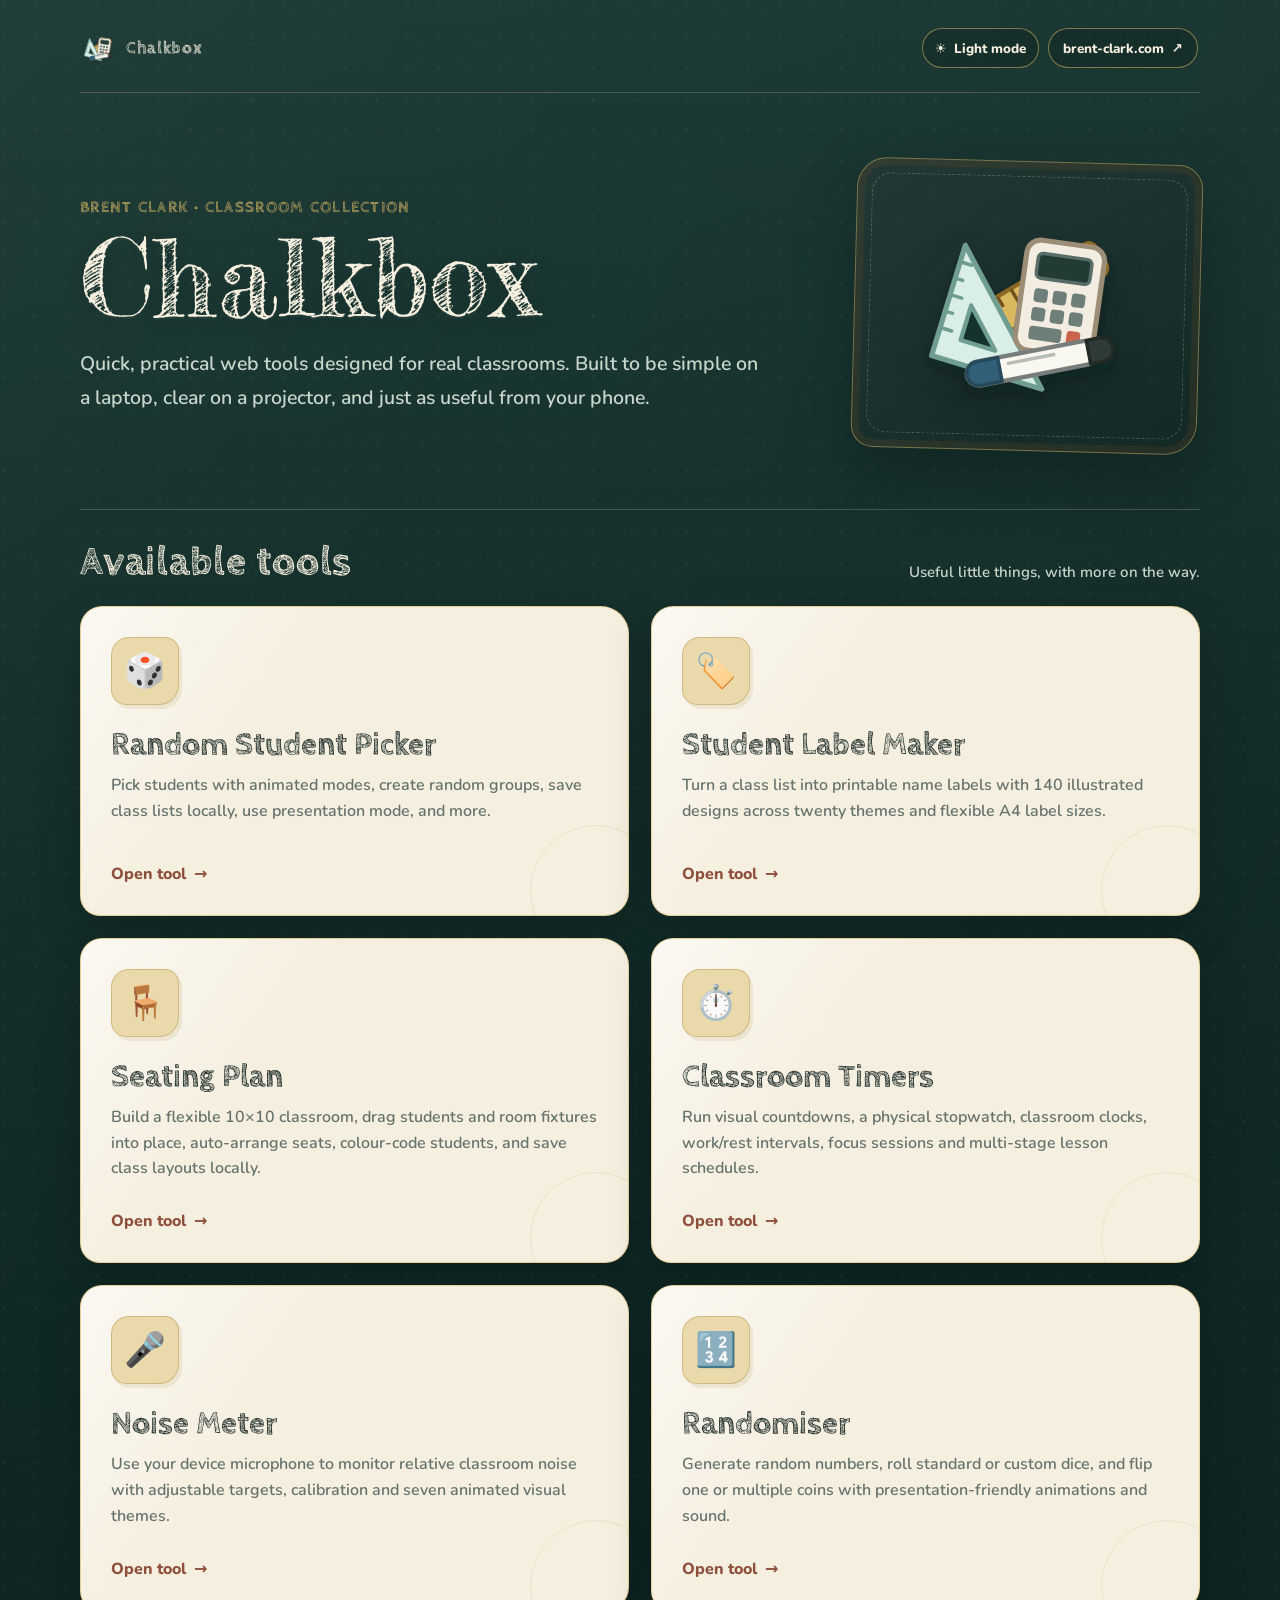
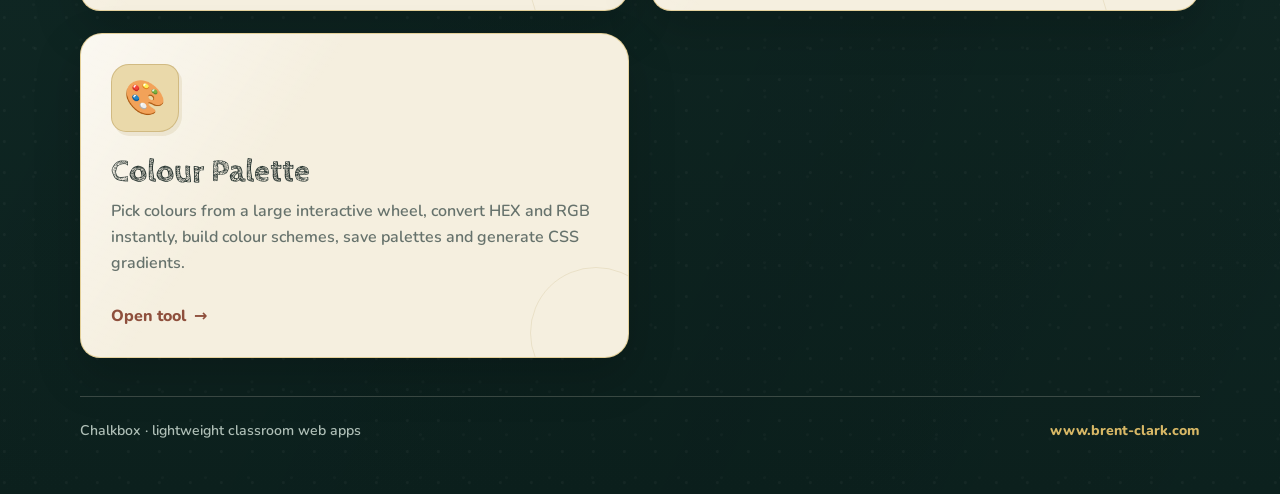
<file: index.html>
<!doctype html>
<html lang="en">
<head>
  <meta charset="utf-8">
  <meta name="viewport" content="width=device-width, initial-scale=1">
  <meta name="theme-color" content="#132d29">
  <meta name="description" content="Chalkbox is a growing collection of lightweight classroom tools for teachers.">
  <title>Chalkbox</title>

  <link rel="icon" href="./favicon.svg?v=5" type="image/svg+xml" sizes="any">
  <link rel="shortcut icon" href="./favicon.svg?v=5" type="image/svg+xml">
  <link rel="preconnect" href="https://fonts.googleapis.com">
  <link rel="preconnect" href="https://fonts.gstatic.com" crossorigin>
  <link href="https://fonts.googleapis.com/css2?family=Cabin+Sketch:wght@400;700&family=Fredericka+the+Great&family=Nunito:wght@400;600;700;800&display=swap" rel="stylesheet">
  <link rel="stylesheet" href="assets/css/teacher-tools.css">

  <style>
    :root {
      --board:#132d29;
      --board-deep:#0c211e;
      --board-mid:#1d3a35;
      --chalk:#f5f0df;
      --chalk-muted:#c8d5ce;
      --gold:#d8b866;
      --gold-deep:#9b792c;
      --paper:#f5efdf;
      --paper-ink:#26332f;
      --paper-muted:#66726c;
      --terracotta:#bf694d;
      --line:rgba(245,240,223,.2);
      --heading-font:"Fredericka the Great", Georgia, serif;
      --display-font:"Cabin Sketch", "Trebuchet MS", sans-serif;
      --body-font:"Nunito", ui-sans-serif, system-ui, sans-serif;
    }

    * { box-sizing:border-box; }

    html { background:var(--board-deep); }

    body {
      min-height:100vh;
      margin:0;
      color:var(--chalk);
      font-family:var(--body-font);
      background:
        radial-gradient(circle at 14% 18%, rgba(255,255,255,.035) 0 1px, transparent 2px),
        radial-gradient(circle at 78% 32%, rgba(255,255,255,.025) 0 1px, transparent 2px),
        radial-gradient(circle at 42% 77%, rgba(255,255,255,.025) 0 1px, transparent 2px),
        linear-gradient(115deg, rgba(255,255,255,.018), transparent 30%, rgba(0,0,0,.08) 74%, transparent),
        linear-gradient(180deg, var(--board-mid) 0%, var(--board) 42%, var(--board-deep) 100%);
      background-size:31px 31px, 43px 43px, 57px 57px, auto, auto;
    }

    a { color:inherit; }

    .shell {
      width:min(1120px, calc(100% - 34px));
      margin:0 auto;
      padding:28px 0 54px;
    }

    .topbar {
      display:flex;
      align-items:center;
      justify-content:space-between;
      gap:18px;
      padding:0 2px 24px;
      border-bottom:1px solid var(--line);
    }

    .mini-brand {
      display:inline-flex;
      align-items:center;
      gap:10px;
      font-family:var(--display-font);
      font-size:1.08rem;
      font-weight:700;
      letter-spacing:.04em;
    }

    .mini-brand img {
      width:34px;
      height:34px;
      object-fit:contain;
    }

    .site-link {
      display:inline-flex;
      align-items:center;
      gap:8px;
      min-height:40px;
      padding:0 14px;
      border:1px solid rgba(216,184,102,.55);
      border-radius:999px;
      color:var(--chalk);
      font-size:.84rem;
      font-weight:800;
      text-decoration:none;
      background:rgba(6,20,17,.22);
      transition:transform .18s ease, background .18s ease, border-color .18s ease;
    }

    .site-link:hover {
      transform:translateY(-2px);
      border-color:var(--gold);
      background:rgba(216,184,102,.1);
    }

    .hero {
      display:grid;
      grid-template-columns:minmax(0,1.35fr) minmax(250px,.65fr);
      gap:54px;
      align-items:center;
      padding:68px 0 58px;
    }

    .eyebrow {
      margin:0 0 12px;
      color:var(--gold);
      font-family:var(--display-font);
      font-size:1rem;
      font-weight:700;
      letter-spacing:.08em;
      text-transform:uppercase;
    }

    h1 {
      margin:0 0 22px;
      color:var(--chalk);
      font-family:var(--heading-font);
      font-size:clamp(3.4rem, 9vw, 6.7rem);
      font-weight:400;
      line-height:.9;
      letter-spacing:.01em;
      text-shadow:0 2px 0 rgba(255,255,255,.05), 0 5px 18px rgba(0,0,0,.18);
    }

    .lead {
      max-width:690px;
      margin:0;
      color:var(--chalk-muted);
      font-size:clamp(1.02rem, 2vw, 1.22rem);
      line-height:1.72;
      font-weight:600;
    }

    .hero-mark {
      position:relative;
      min-height:270px;
      display:grid;
      place-items:center;
      padding:34px;
      border:1px solid rgba(216,184,102,.5);
      border-radius:30px 24px 32px 22px;
      background:
        linear-gradient(145deg, rgba(255,255,255,.07), rgba(255,255,255,.015)),
        rgba(8,26,22,.42);
      box-shadow:0 24px 65px rgba(0,0,0,.24), inset 0 0 0 7px rgba(117,78,35,.18);
      transform:rotate(1.5deg);
    }

    .hero-mark::before {
      content:"";
      position:absolute;
      inset:14px;
      border:1px dashed rgba(245,240,223,.24);
      border-radius:20px;
      pointer-events:none;
    }

    .hero-mark img {
      position:relative;
      width:min(100%, 220px);
      height:auto;
      filter:drop-shadow(0 16px 18px rgba(0,0,0,.2));
      transform:rotate(-1.5deg);
    }

    .section-title {
      display:flex;
      justify-content:space-between;
      align-items:flex-end;
      gap:26px;
      margin:0 0 20px;
      padding-top:28px;
      border-top:1px solid var(--line);
    }

    .section-title h2 {
      margin:0;
      font-family:var(--display-font);
      font-size:clamp(1.85rem, 4vw, 2.55rem);
      letter-spacing:.02em;
    }

    .section-title p {
      margin:0 0 4px;
      color:var(--chalk-muted);
      font-size:.94rem;
      font-weight:600;
    }

    .tools {
      display:grid;
      grid-template-columns:repeat(2, minmax(0,1fr));
      gap:22px;
    }

    .tool-card {
      position:relative;
      overflow:hidden;
      display:flex;
      flex-direction:column;
      min-height:310px;
      padding:30px;
      border:1px solid rgba(216,184,102,.58);
      border-radius:22px 28px 24px 20px;
      color:var(--paper-ink);
      text-decoration:none;
      background:
        linear-gradient(125deg, rgba(255,255,255,.58), transparent 35%),
        var(--paper);
      box-shadow:0 18px 48px rgba(0,0,0,.18);
      transition:transform .2s ease, box-shadow .2s ease, border-color .2s ease;
    }

    a.tool-card:hover {
      transform:translateY(-5px) rotate(-.2deg);
      border-color:var(--gold);
      box-shadow:0 26px 58px rgba(0,0,0,.25);
    }

    .tool-card::after {
      content:"";
      position:absolute;
      inset:auto -34px -42px auto;
      width:130px;
      height:130px;
      border:1px solid rgba(155,121,44,.13);
      border-radius:50%;
    }

    .tool-icon {
      width:68px;
      height:68px;
      display:grid;
      place-items:center;
      margin-bottom:24px;
      border:1px solid rgba(155,121,44,.32);
      border-radius:18px 14px 20px 15px;
      background:#ead9aa;
      font-size:2.1rem;
      box-shadow:3px 4px 0 rgba(155,121,44,.12);
    }

    .tool-card h3 {
      margin:0 0 10px;
      font-family:var(--display-font);
      font-size:2rem;
      line-height:1.05;
    }

    .tool-card p {
      margin:0 0 28px;
      color:var(--paper-muted);
      line-height:1.62;
      font-weight:600;
    }

    .open {
      display:inline-flex;
      align-items:center;
      gap:8px;
      margin-top:auto;
      color:#8e4f3c;
      font-weight:800;
    }

    footer {
      display:flex;
      align-items:center;
      justify-content:space-between;
      gap:20px;
      margin-top:38px;
      padding-top:24px;
      border-top:1px solid var(--line);
      color:#aebeb6;
      font-size:.88rem;
      font-weight:600;
    }

    footer a {
      color:var(--gold);
      font-weight:800;
      text-decoration:none;
    }

    footer a:hover { text-decoration:underline; }

    @media (max-width:760px) {
      .shell { width:min(100% - 22px, 1120px); padding:18px 0 36px; }
      .topbar { padding-bottom:16px; }
      .mini-brand span { display:none; }
      .site-link { min-height:38px; padding:0 12px; font-size:.78rem; }
      .hero { grid-template-columns:1fr; gap:28px; padding:46px 0 38px; }
      .hero-mark { min-height:190px; padding:24px; transform:none; }
      .hero-mark img { width:170px; transform:none; }
      .section-title { align-items:flex-start; flex-direction:column; gap:6px; }
      .tools { grid-template-columns:1fr; }
      .tool-card { min-height:280px; padding:25px; }
      footer { align-items:flex-start; flex-direction:column; gap:8px; }
    }

    @media (prefers-reduced-motion:reduce) {
      * { scroll-behavior:auto !important; }
      .site-link, .tool-card { transition:none; }
    }
  </style>
  <link rel="stylesheet" href="assets/css/site-colour-mode.css">
</head>
<body>
  <main class="shell">
    <header class="topbar">
      <div class="mini-brand" aria-label="Chalkbox">
        <img src="assets/teacher-tools-icon.svg" alt="">
        <span>Chalkbox</span>
      </div>
      <div class="site-theme-actions">
        <button class="site-theme-toggle" type="button" data-site-theme-toggle aria-label="Switch to light mode" title="Switch to light mode">
          <span data-theme-icon aria-hidden="true">☀</span><span class="site-theme-label" data-theme-label>Light mode</span>
        </button>
        <a class="site-link" href="https://www.brent-clark.com/" rel="external">
          brent-clark.com <span aria-hidden="true">↗</span>
        </a>
      </div>
    </header>

    <section class="hero">
      <div>
        <p class="eyebrow">Brent Clark · Classroom Collection</p>
        <h1>Chalkbox</h1>
        <p class="lead">Quick, practical web tools designed for real classrooms. Built to be simple on a laptop, clear on a projector, and just as useful from your phone.</p>
      </div>
      <div class="hero-mark">
        <img src="assets/teacher-tools-icon.svg" alt="A ruler, set square, calculator and whiteboard marker arranged as a Chalkbox kit">
      </div>
    </section>

    <section aria-labelledby="toolsHeading">
      <div class="section-title">
        <h2 id="toolsHeading">Available tools</h2>
        <p>Useful little things, with more on the way.</p>
      </div>

      <div class="tools">
        <a class="tool-card" href="tools/random-student-picker/">
          <div class="tool-icon" aria-hidden="true">🎲</div>
          <h3>Random Student Picker</h3>
          <p>Pick students with animated modes, create random groups, save class lists locally, use presentation mode, and more.</p>
          <span class="open">Open tool <span aria-hidden="true">→</span></span>
        </a>

        <a class="tool-card" href="tools/label-maker/">
          <div class="tool-icon" aria-hidden="true">🏷️</div>
          <h3>Student Label Maker</h3>
          <p>Turn a class list into printable name labels with 140 illustrated designs across twenty themes and flexible A4 label sizes.</p>
          <span class="open">Open tool <span aria-hidden="true">→</span></span>
        </a>

        <a class="tool-card" href="tools/seating-plan/">
          <div class="tool-icon" aria-hidden="true">🪑</div>
          <h3>Seating Plan</h3>
          <p>Build a flexible 10×10 classroom, drag students and room fixtures into place, auto-arrange seats, colour-code students, and save class layouts locally.</p>
          <span class="open">Open tool <span aria-hidden="true">→</span></span>
        </a>

        <a class="tool-card" href="tools/classroom-timers/">
          <div class="tool-icon" aria-hidden="true">⏱️</div>
          <h3>Classroom Timers</h3>
          <p>Run visual countdowns, a physical stopwatch, classroom clocks, work/rest intervals, focus sessions and multi-stage lesson schedules.</p>
          <span class="open">Open tool <span aria-hidden="true">→</span></span>
        </a>

        <a class="tool-card" href="tools/noise-meter/">
          <div class="tool-icon" aria-hidden="true">🎤</div>
          <h3>Noise Meter</h3>
          <p>Use your device microphone to monitor relative classroom noise with adjustable targets, calibration and ten animated visual themes.</p>
          <span class="open">Open tool <span aria-hidden="true">→</span></span>
        </a>
      </div>
    </section>

    <footer>
      <span>Chalkbox · lightweight classroom web apps</span>
      <a href="https://www.brent-clark.com/" rel="external">www.brent-clark.com</a>
    </footer>
  </main>
  <script src="assets/js/site-colour-mode.js"></script>
</body>
</html>
</file>
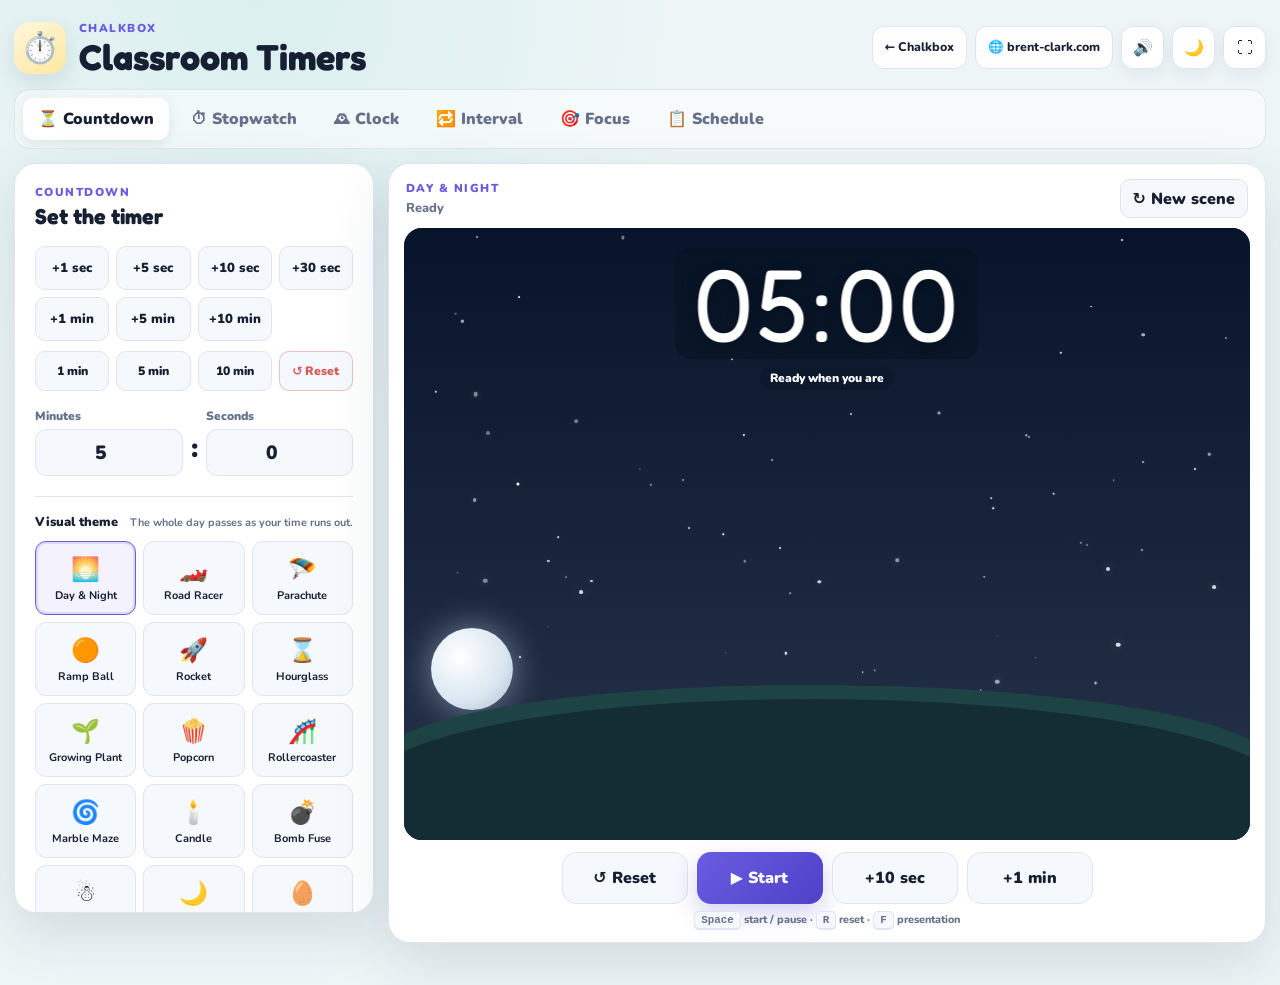
<file: tools/classroom-timers/index.html>
<!doctype html>
<html lang="en">
<head>
  <meta charset="utf-8">
  <meta name="viewport" content="width=device-width, initial-scale=1">
  <meta name="theme-color" content="#173d52">
  <meta name="description" content="A classroom-friendly suite of visual countdowns, stopwatches, clocks, interval timers and lesson schedules.">
  <title>Classroom Timers | Chalkbox</title>
  <link rel="icon" type="image/svg+xml" href="../../favicon.svg?v=5">
  <link rel="shortcut icon" href="../../favicon.svg?v=5">
  <link rel="preconnect" href="https://fonts.googleapis.com">
  <link rel="preconnect" href="https://fonts.gstatic.com" crossorigin>
  <link href="https://fonts.googleapis.com/css2?family=Bungee&family=Fredoka:wght@500;600;700&family=Nunito:wght@500;700;800;900&display=swap" rel="stylesheet">
  <link rel="stylesheet" href="../../assets/css/teacher-tools.css">
  <link rel="stylesheet" href="styles.css">
</head>
<body>
  <main class="app-shell">
    <header class="topbar">
      <div class="brand-lockup">
        <span class="tool-badge" aria-hidden="true">⏱️</span>
        <div>
          <p class="eyebrow">Chalkbox</p>
          <h1>Classroom Timers</h1>
        </div>
      </div>
      <div class="top-actions">
        <a class="header-nav-link" href="../../" title="Back to Chalkbox">← Chalkbox</a>
        <a class="header-nav-link" href="https://www.brent-clark.com/" target="_blank" rel="noopener" title="Open brent-clark.com">🌐 brent-clark.com</a>
        <button class="icon-button" id="muteBtn" type="button" title="Mute sounds" aria-label="Mute sounds" aria-pressed="false">🔊</button>
        <button class="icon-button" id="themeBtn" type="button" title="Turn on dark mode" aria-label="Turn on dark mode" aria-pressed="false">🌙</button>
        <button class="icon-button" id="fullscreenBtn" type="button" title="Presentation mode" aria-label="Enter presentation mode">⛶</button>
      </div>
    </header>

    <div id="presentationToolbar" class="presentation-toolbar" hidden>
      <button id="presentationMuteBtn" class="presentation-tool-button" type="button" aria-label="Mute sounds">🔊</button>
      <button id="presentationExitBtn" class="presentation-tool-button exit" type="button">↙ Exit presentation</button>
    </div>

    <nav class="workspace-tabs" aria-label="Timer type">
      <button class="workspace-tab active" type="button" data-workspace="countdown" aria-selected="true">⏳ Countdown</button>
      <button class="workspace-tab" type="button" data-workspace="stopwatch" aria-selected="false">⏱ Stopwatch</button>
      <button class="workspace-tab" type="button" data-workspace="clock" aria-selected="false">🕰 Clock</button>
      <button class="workspace-tab" type="button" data-workspace="interval" aria-selected="false">🔁 Interval</button>
      <button class="workspace-tab" type="button" data-workspace="focus" aria-selected="false">🎯 Focus</button>
      <button class="workspace-tab" type="button" data-workspace="schedule" aria-selected="false">📋 Schedule</button>
    </nav>

    <section id="countdownWorkspace" class="workspace-panel active" data-panel="countdown">
      <div class="timer-layout">
        <aside class="controls-panel panel">
          <div class="panel-heading">
            <div><p class="eyebrow">Countdown</p><h2>Set the timer</h2></div>
          </div>

          <div class="quick-times" aria-label="Quick countdown times">
            <button type="button" data-seconds="60">1 min</button>
            <button type="button" data-seconds="180">3 min</button>
            <button type="button" data-seconds="300">5 min</button>
            <button type="button" data-seconds="600">10 min</button>
            <button type="button" data-seconds="900">15 min</button>
            <button type="button" data-seconds="1200">20 min</button>
          </div>

          <div class="time-inputs">
            <label><span>Minutes</span><input id="countdownMinutes" type="number" inputmode="numeric" min="0" max="180" value="5"></label>
            <span class="time-colon" aria-hidden="true">:</span>
            <label><span>Seconds</span><input id="countdownSeconds" type="number" inputmode="numeric" min="0" max="59" value="0"></label>
          </div>

          <div class="setting-block">
            <div class="setting-heading"><span>Visual theme</span><small id="themeDescription">The whole day passes as your time runs out.</small></div>
            <div id="themeGrid" class="theme-grid" role="listbox" aria-label="Countdown visual theme">
              <button class="theme-card active" type="button" data-theme="sunrise" data-category="calm" role="option" aria-selected="true"><span>🌅</span><strong>Day & Night</strong></button>
              <button class="theme-card" type="button" data-theme="racing" data-category="action" role="option"><span>🏎️</span><strong>Road Racer</strong></button>
              <button class="theme-card" type="button" data-theme="parachute" data-category="fun" role="option"><span>🪂</span><strong>Parachute</strong></button>
              <button class="theme-card" type="button" data-theme="ramps" data-category="action" role="option"><span>🟠</span><strong>Ramp Ball</strong></button>
              <button class="theme-card" type="button" data-theme="rocket" data-category="action" role="option"><span>🚀</span><strong>Rocket</strong></button>
              <button class="theme-card" type="button" data-theme="hourglass" data-category="minimal calm" role="option"><span>⌛</span><strong>Hourglass</strong></button>
              <button class="theme-card" type="button" data-theme="plant" data-category="calm" role="option"><span>🌱</span><strong>Growing Plant</strong></button>
              <button class="theme-card" type="button" data-theme="popcorn" data-category="fun" role="option"><span>🍿</span><strong>Popcorn</strong></button>
              <button class="theme-card" type="button" data-theme="coaster" data-category="action" role="option"><span>🎢</span><strong>Rollercoaster</strong></button>
              <button class="theme-card" type="button" data-theme="maze" data-category="fun" role="option"><span>🌀</span><strong>Marble Maze</strong></button>
              <button class="theme-card" type="button" data-theme="candle" data-category="minimal calm" role="option"><span>🕯️</span><strong>Candle</strong></button>
              <button class="theme-card" type="button" data-theme="space" data-category="calm" role="option"><span>🪐</span><strong>Space Journey</strong></button>
            </div>
          </div>

          <label class="toggle-row"><input id="endSoundToggle" type="checkbox" checked><span><strong>End sound</strong><small>Play a clear classroom-friendly chime at zero.</small></span></label>
        </aside>

        <section class="timer-panel panel">
          <div class="stage-header">
            <div>
              <p id="stageKicker" class="eyebrow">Day & Night</p>
              <p id="stageStatus" class="stage-status">Ready</p>
            </div>
            <button id="resetSceneBtn" class="soft-button" type="button" title="Generate a fresh version of this scene">↻ New scene</button>
          </div>
          <div class="stage-wrap">
            <div id="countdownStage" class="timer-stage theme-sunrise" aria-label="Visual countdown animation">
              <div id="sceneLayer" class="scene-layer"></div>
              <div class="time-display-wrap">
                <div id="countdownDisplay" class="time-display">05:00</div>
                <div id="countdownMessage" class="timer-message">Ready when you are</div>
              </div>
            </div>
          </div>
          <div class="timer-controls">
            <button id="countdownResetBtn" class="control-button secondary" type="button">↺ Reset</button>
            <button id="countdownStartBtn" class="control-button primary" type="button">▶ Start</button>
            <button id="countdownAddBtn" class="control-button secondary" type="button">+1 min</button>
          </div>
          <p class="keyboard-tip"><kbd>Space</kbd> start / pause · <kbd>R</kbd> reset · <kbd>F</kbd> presentation</p>
        </section>
      </div>
    </section>

    <section id="stopwatchWorkspace" class="workspace-panel" data-panel="stopwatch">
      <div class="solo-panel panel">
        <div class="mode-toolbar">
          <div><p class="eyebrow">Stopwatch</p><h2>Physical stopwatch</h2><p>Start, stop and lap it like the real thing.</p></div>
          <label class="select-label">Style<select id="stopwatchStyle"><option value="classic">Classic steel</option><option value="track">Athletics</option><option value="mission">Mission control</option><option value="retro">Retro LED</option></select></label>
        </div>
        <div id="stopwatchStage" class="stopwatch-stage style-classic">
          <div class="stopwatch-scene" aria-hidden="true">
            <div id="stopwatchFinger" class="stopwatch-finger"><div class="finger-tip"></div><div class="finger-hand"></div></div>
            <div class="stopwatch-body">
              <div class="stopwatch-loop"></div><div class="stopwatch-crown"></div><div class="stopwatch-side side-left"></div><div class="stopwatch-side side-right"></div>
              <div class="stopwatch-face">
                <div class="watch-brand">TEACHER TIME</div>
                <div id="stopwatchDisplay" class="stopwatch-display">00:00.00</div>
                <div class="watch-track"><span></span></div>
              </div>
            </div>
          </div>
          <div class="stopwatch-actions">
            <button id="stopwatchResetBtn" class="control-button secondary" type="button">↺ Reset</button>
            <button id="stopwatchStartBtn" class="control-button primary" type="button">▶ Start</button>
            <button id="lapBtn" class="control-button secondary" type="button">⚑ Lap</button>
          </div>
          <ol id="lapsList" class="laps-list"><li class="empty-state">No laps yet.</li></ol>
        </div>
      </div>
    </section>

    <section id="clockWorkspace" class="workspace-panel" data-panel="clock">
      <div class="solo-panel panel">
        <div class="mode-toolbar">
          <div><p class="eyebrow">Clock</p><h2>Current time</h2><p>Inspired by <a href="https://www.youtube.com/watch?v=QOtuX0jL85Y&amp;pp=ygUVdGhlIG9mZmljZSBkdmQgY29ybmVy" target="_blank" rel="noopener">The Office's DVD Bouncing Logo</a> scene.</p></div>
          <div class="segmented" id="clockStyleTabs"><button class="active" type="button" data-clock-style="digital">Digital</button><button type="button" data-clock-style="analogue">Analogue</button><button type="button" data-clock-style="flip">Flip</button><button type="button" data-clock-style="scenic">Scenic</button></div>
        </div>
        <div id="clockStage" class="clock-stage clock-digital">
          <div id="digitalClock" class="clock-view digital-clock"><div id="digitalClockTime">12:00:00</div><div id="digitalClockDate">Monday 17 August</div></div>
          <div id="analogueClock" class="clock-view analogue-clock" hidden>
            <div class="clock-face"><div class="clock-number n12">12</div><div class="clock-number n3">3</div><div class="clock-number n6">6</div><div class="clock-number n9">9</div><div id="hourHand" class="clock-hand hour"></div><div id="minuteHand" class="clock-hand minute"></div><div id="secondHand" class="clock-hand second"></div><div class="clock-pin"></div></div>
          </div>
          <div id="flipClock" class="clock-view flip-clock" hidden><div id="flipHour" class="flip-unit">12</div><span>:</span><div id="flipMinute" class="flip-unit">00</div><span>:</span><div id="flipSecond" class="flip-unit">00</div></div>
          <div id="scenicClock" class="clock-view scenic-clock" hidden><div class="scenic-orb"></div><div class="scenic-horizon"></div><div id="scenicTime" class="scenic-time">12:00</div><div id="scenicLabel" class="scenic-label">Good afternoon</div></div>
        </div>
      </div>
    </section>

    <section id="intervalWorkspace" class="workspace-panel" data-panel="interval">
      <div class="builder-layout">
        <aside class="builder-controls panel">
          <p class="eyebrow">Interval timer</p><h2>Work. Rest. Repeat.</h2>
          <div class="form-grid">
            <label>Work minutes<input id="intervalWork" type="number" min="0" max="60" value="5"></label>
            <label>Rest minutes<input id="intervalRest" type="number" min="0" max="30" value="1"></label>
            <label>Rounds<input id="intervalRounds" type="number" min="1" max="20" value="5"></label>
          </div>
          <button id="intervalApplyBtn" class="soft-button wide" type="button">Apply settings</button>
        </aside>
        <section class="builder-stage panel"><p id="intervalPhase" class="eyebrow">Work · Round 1 of 5</p><div id="intervalDisplay" class="builder-time">05:00</div><div class="round-dots" id="roundDots"></div><div class="timer-controls"><button id="intervalResetBtn" class="control-button secondary">↺ Reset</button><button id="intervalStartBtn" class="control-button primary">▶ Start</button></div></section>
      </div>
    </section>

    <section id="focusWorkspace" class="workspace-panel" data-panel="focus">
      <div class="solo-panel panel focus-panel">
        <p class="eyebrow">Focus timer</p><h2>Pick a classroom rhythm</h2>
        <div class="focus-presets">
          <button class="focus-card active" data-focus-work="20" data-focus-break="5"><span>📚</span><strong>Deep work</strong><small>20 min work · 5 min break</small></button>
          <button class="focus-card" data-focus-work="10" data-focus-break="2"><span>✏️</span><strong>Quick focus</strong><small>10 min work · 2 min break</small></button>
          <button class="focus-card" data-focus-work="5" data-focus-break="1"><span>💡</span><strong>Brain burst</strong><small>5 min work · 1 min break</small></button>
          <button class="focus-card" data-focus-work="2" data-focus-break="1"><span>💬</span><strong>Think & talk</strong><small>2 min think · 1 min discuss</small></button>
        </div>
        <div id="focusPhase" class="focus-phase">FOCUS</div><div id="focusDisplay" class="builder-time">20:00</div><div class="timer-controls"><button id="focusResetBtn" class="control-button secondary" type="button">↺ Reset</button><button id="focusStartBtn" class="control-button primary" type="button">▶ Start</button><button id="focusSkipBtn" class="control-button secondary" type="button">Skip →</button></div>
      </div>
    </section>

    <section id="scheduleWorkspace" class="workspace-panel" data-panel="schedule">
      <div class="builder-layout">
        <aside class="builder-controls panel">
          <p class="eyebrow">Lesson schedule</p><h2>Build your lesson flow</h2><p class="helper">Add stages and Classroom Timers will move through them automatically.</p>
          <div id="scheduleRows" class="schedule-rows"></div>
          <button id="addScheduleRowBtn" class="soft-button wide" type="button">＋ Add stage</button>
        </aside>
        <section class="builder-stage panel"><p class="eyebrow">Current stage</p><div id="scheduleStageName" class="schedule-stage-name">Starter</div><div id="scheduleDisplay" class="builder-time">05:00</div><div id="scheduleProgress" class="schedule-progress"></div><div class="timer-controls"><button id="scheduleResetBtn" class="control-button secondary" type="button">↺ Reset</button><button id="scheduleStartBtn" class="control-button primary" type="button">▶ Start</button><button id="scheduleSkipBtn" class="control-button secondary" type="button">Next →</button></div></section>
      </div>
    </section>
  </main>

  <div id="toast" class="toast" role="status" aria-live="polite"></div>
  <script src="app.js?v=2"></script>
  <script src="engine-audio.js"></script>
  <script src="ramp-physics.js"></script>
  <script src="rocket-flight.js"></script>
  <script src="hourglass-upgrade.js"></script>
  <script src="autumn-tree-upgrade.js"></script>
  <script src="scene-geometry-fix-v2.js?v=3"></script>
  <script src="autumn-canopy-upgrade.js"></script>
  <script src="autumn-vulture-fix.js"></script>
  <script src="autumn-finishing-touches.js?v=2"></script>
  <script src="autumn-balance-fix.js?v=2"></script>
  <script src="stopwatch-physical-upgrade.js?v=10"></script>
  <script src="pastel-workspace-upgrade.js?v=8"></script>
  <script src="presentation-fullscreen-upgrade.js?v=2" data-presentation-fullscreen-upgrade="true"></script>
  <script src="mobile-landscape-upgrade.js?v=6"></script>
  <script src="mobile-stopwatch-layout-fix.js?v=3"></script>
</body>
</html>
</file>
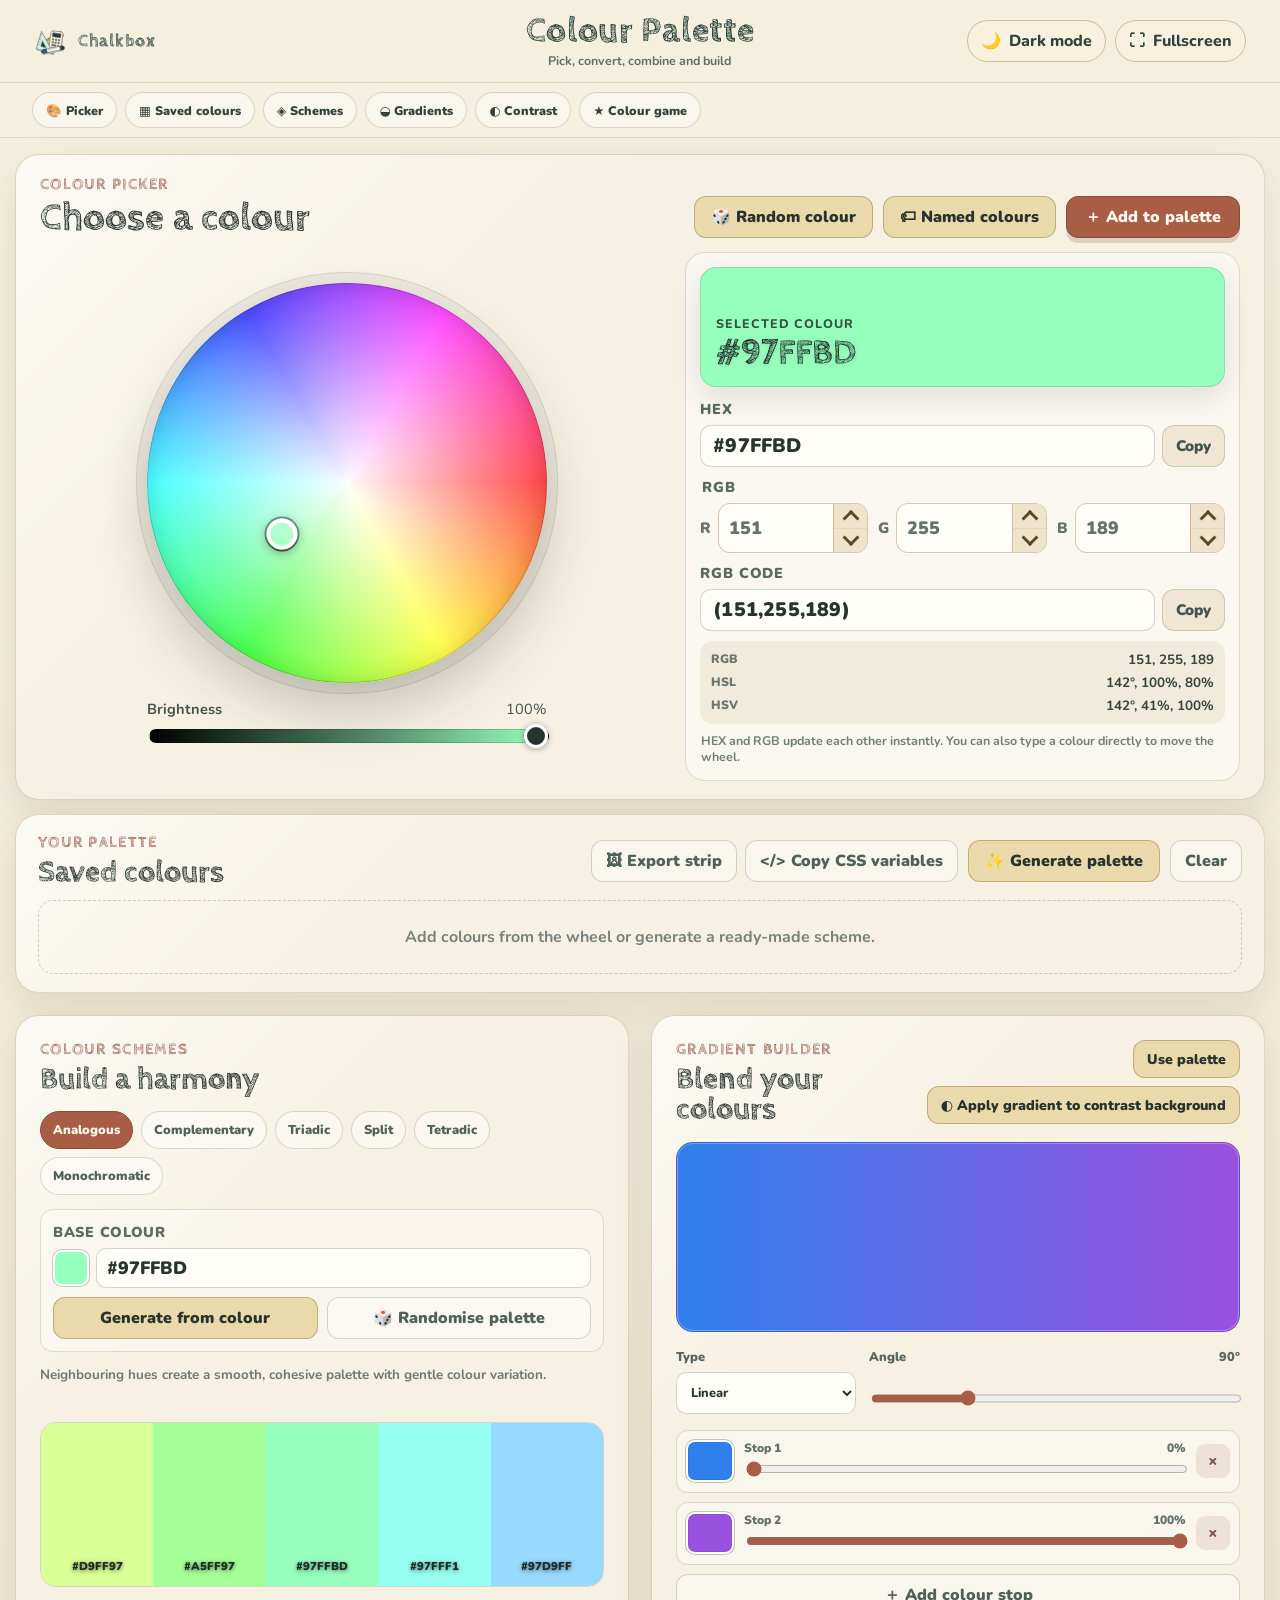
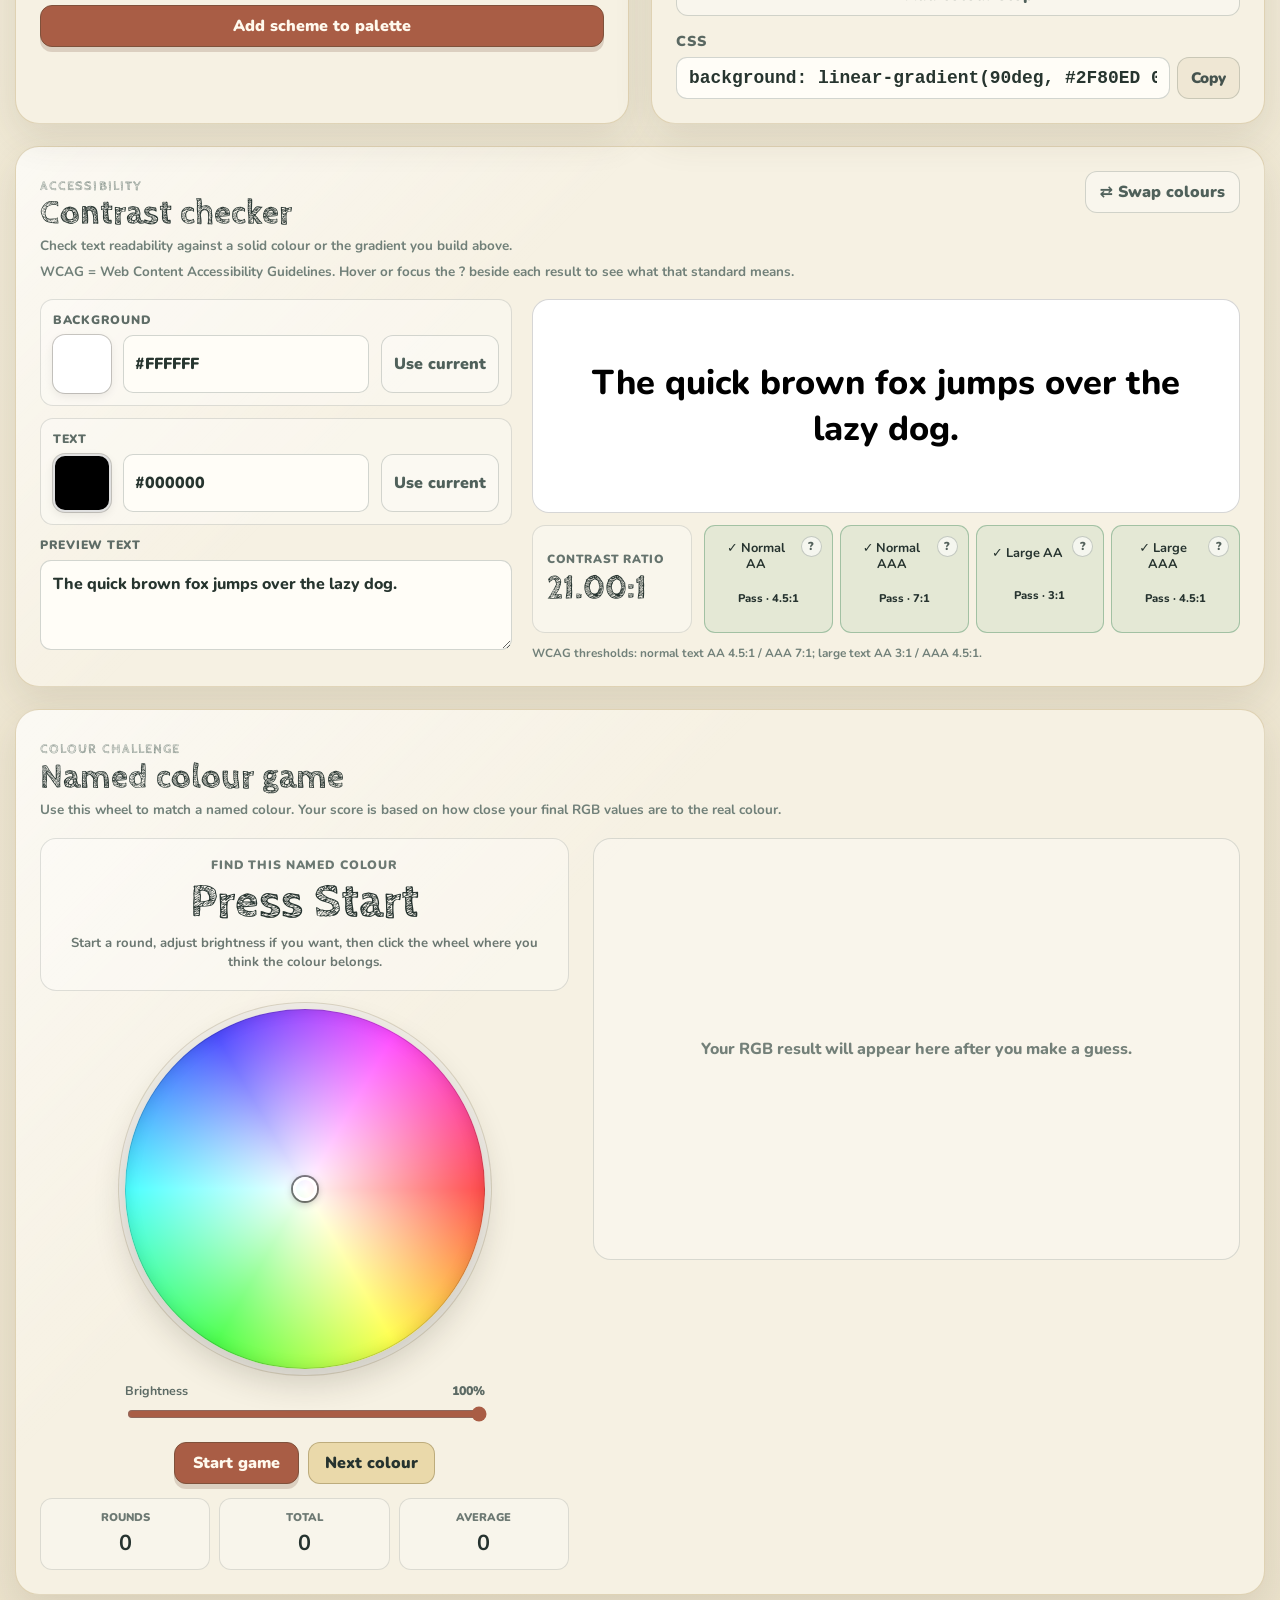
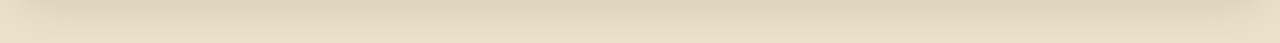
<file: tools/colour-palette/index.html>
<!doctype html>
<html lang="en">
<head>
  <meta charset="utf-8">
  <meta name="viewport" content="width=device-width, initial-scale=1">
  <meta name="theme-color" content="#132d29">
  <meta name="description" content="Chalkbox Colour Palette is an interactive colour wheel, converter, scheme generator and gradient builder.">
  <title>Colour Palette · Chalkbox</title>
  <link rel="icon" href="../../favicon.svg?v=5" type="image/svg+xml" sizes="any">
  <link rel="preconnect" href="https://fonts.googleapis.com">
  <link rel="preconnect" href="https://fonts.gstatic.com" crossorigin>
  <link href="https://fonts.googleapis.com/css2?family=Cabin+Sketch:wght@400;700&family=Fredericka+the+Great&family=Nunito:wght@400;600;700;800;900&display=swap" rel="stylesheet">
  <link rel="stylesheet" href="styles.css">
  <link rel="stylesheet" href="refinements.css">
  <link rel="stylesheet" href="dark-mode.css">
  <link rel="stylesheet" href="laptop-layout.css">
  <link rel="stylesheet" href="input-polish.css">
  <link rel="stylesheet" href="named-colours.css">
  <link rel="stylesheet" href="feature-suite.css">
  <link rel="stylesheet" href="feature-suite-v2.css">
  <link rel="stylesheet" href="contrast-picker-v2.css">
  <link rel="stylesheet" href="alignment-fixes.css">
</head>
<body>
  <header class="topbar">
    <a class="brand" href="../../" aria-label="Back to Chalkbox home">
      <img src="../../assets/teacher-tools-icon.svg" alt="">
      <span>Chalkbox</span>
    </a>
    <div class="title-wrap">
      <h1>Colour Palette</h1>
      <p>Pick, convert, combine and build</p>
    </div>
    <div class="topbar-actions">
      <button class="icon-button" type="button" data-site-theme-toggle aria-label="Switch to light mode" title="Switch to light mode">
        <span data-theme-icon aria-hidden="true">☀</span><span class="button-label" data-theme-label>Light mode</span>
      </button>
      <button class="icon-button" id="fullscreenBtn" type="button" aria-label="Enter fullscreen" title="Fullscreen">
        <span aria-hidden="true">⛶</span><span class="button-label">Fullscreen</span>
      </button>
    </div>
  </header>

  <main class="app-shell">
    <section class="wheel-panel panel" aria-labelledby="wheelHeading">
      <div class="panel-heading wheel-heading">
        <div>
          <p class="kicker">Colour picker</p>
          <h2 id="wheelHeading">Choose a colour</h2>
        </div>
        <div class="wheel-actions">
          <button class="secondary-button" id="randomColourBtn" type="button">🎲 Random colour</button>
          <button class="primary-button" id="addPaletteBtn" type="button">＋ Add to palette</button>
        </div>
      </div>

      <div class="wheel-layout">
        <div class="wheel-column">
          <div class="colour-wheel" id="colourWheel" role="application" aria-label="Interactive colour wheel. Click or drag to choose hue and saturation.">
            <div class="wheel-colours" id="wheelColours" aria-hidden="true"></div>
            <div class="wheel-marker-layer" id="markerLayer" aria-hidden="true"></div>
            <div class="selection-marker" id="selectionMarker" aria-hidden="true"><span></span></div>
          </div>
          <div class="brightness-control">
            <div class="slider-label"><b>Brightness</b><output id="brightnessOutput">45%</output></div>
            <input id="brightnessSlider" type="range" min="0" max="100" value="45" step="1" aria-label="Colour brightness">
          </div>
        </div>

        <aside class="current-colour" aria-label="Selected colour details">
          <div class="current-preview" id="currentPreview" style="background:#330072">
            <span class="preview-label">Selected colour</span>
            <strong id="previewHex">#330072</strong>
          </div>

          <div class="format-row">
            <label for="hexInput">HEX</label>
            <div class="input-with-action">
              <input id="hexInput" type="text" value="#330072" maxlength="7" spellcheck="false" autocomplete="off">
              <button class="copy-button" type="button" data-copy="hexInput" aria-label="Copy HEX value">Copy</button>
            </div>
          </div>

          <fieldset class="rgb-fieldset">
            <legend>RGB</legend>
            <label>R<input id="redInput" type="number" min="0" max="255" value="51" inputmode="numeric"></label>
            <label>G<input id="greenInput" type="number" min="0" max="255" value="0" inputmode="numeric"></label>
            <label>B<input id="blueInput" type="number" min="0" max="255" value="114" inputmode="numeric"></label>
          </fieldset>

          <div class="readout-grid">
            <div><span>RGB</span><strong id="rgbReadout">51, 0, 114</strong></div>
            <div><span>HSL</span><strong id="hslReadout">267°, 100%, 22%</strong></div>
            <div><span>HSV</span><strong id="hsvReadout">267°, 100%, 45%</strong></div>
          </div>

          <p class="helper">HEX and RGB update each other instantly. You can also type a colour directly to move the wheel.</p>
        </aside>
      </div>
    </section>

    <section class="palette-panel panel" aria-labelledby="paletteHeading">
      <div class="panel-heading compact-heading">
        <div>
          <p class="kicker">Your palette</p>
          <h2 id="paletteHeading">Saved colours</h2>
        </div>
        <div class="panel-actions">
          <button class="secondary-button" id="surprisePaletteBtn" type="button">✨ Generate palette</button>
          <button class="ghost-button" id="clearPaletteBtn" type="button">Clear</button>
        </div>
      </div>
      <div class="palette-empty" id="paletteEmpty">Add colours from the wheel or generate a ready-made scheme.</div>
      <div class="palette-strip" id="paletteStrip" aria-live="polite"></div>
    </section>

    <div class="lower-grid">
      <section class="scheme-panel panel" aria-labelledby="schemeHeading">
        <div class="panel-heading compact-heading">
          <div>
            <p class="kicker">Colour schemes</p>
            <h2 id="schemeHeading">Build a harmony</h2>
          </div>
        </div>
        <div class="scheme-tabs" id="schemeTabs" role="group" aria-label="Colour harmony type">
          <button class="scheme-tab active" type="button" data-scheme="analogous">Analogous</button>
          <button class="scheme-tab" type="button" data-scheme="complementary">Complementary</button>
          <button class="scheme-tab" type="button" data-scheme="triadic">Triadic</button>
          <button class="scheme-tab" type="button" data-scheme="split">Split</button>
          <button class="scheme-tab" type="button" data-scheme="tetradic">Tetradic</button>
          <button class="scheme-tab" type="button" data-scheme="monochromatic">Monochromatic</button>
        </div>
        <p class="scheme-description" id="schemeDescription"></p>
        <div class="scheme-swatches" id="schemeSwatches"></div>
        <button class="primary-button full-width" id="addSchemeBtn" type="button">Add scheme to palette</button>
      </section>

      <section class="gradient-panel panel" aria-labelledby="gradientHeading">
        <div class="panel-heading compact-heading">
          <div>
            <p class="kicker">Gradient builder</p>
            <h2 id="gradientHeading">Blend your colours</h2>
          </div>
          <button class="secondary-button small-button" id="loadPaletteBtn" type="button">Use palette</button>
        </div>

        <div class="gradient-preview" id="gradientPreview" aria-label="Gradient preview"></div>

        <div class="gradient-settings">
          <label class="field-row">
            <span>Type</span>
            <select id="gradientType">
              <option value="linear">Linear</option>
              <option value="radial">Radial</option>
            </select>
          </label>
          <label class="field-row" id="angleRow">
            <span>Angle <output id="angleOutput">90°</output></span>
            <input id="gradientAngle" type="range" min="0" max="360" value="90" step="1">
          </label>
        </div>

        <div class="gradient-stops" id="gradientStops"></div>
        <button class="ghost-button add-stop-button" id="addStopBtn" type="button">＋ Add colour stop</button>

        <div class="css-output-wrap">
          <label for="cssOutput">CSS</label>
          <div class="input-with-action css-output-row">
            <input id="cssOutput" type="text" readonly>
            <button class="copy-button" type="button" data-copy="cssOutput">Copy</button>
          </div>
        </div>
      </section>
    </div>
  </main>

  <div class="toast" id="toast" role="status" aria-live="polite"></div>

  <script src="../../assets/js/site-colour-mode.js"></script>
  <script src="app.js"></script>
  <script src="refinements.js"></script>
  <script src="default-colour.js"></script>
  <script src="input-polish.js"></script>
  <script src="named-colours.js"></script>
  <script src="feature-suite.js"></script>
  <script src="feature-suite-fixes.js"></script>
  <script src="feature-suite-v2.js"></script>
  <script src="named-colour-spacing.js"></script>
  <script src="contrast-picker-v2.js"></script>
  <script src="contrast-preview-sync.js"></script>
</body>
</html>
</file>
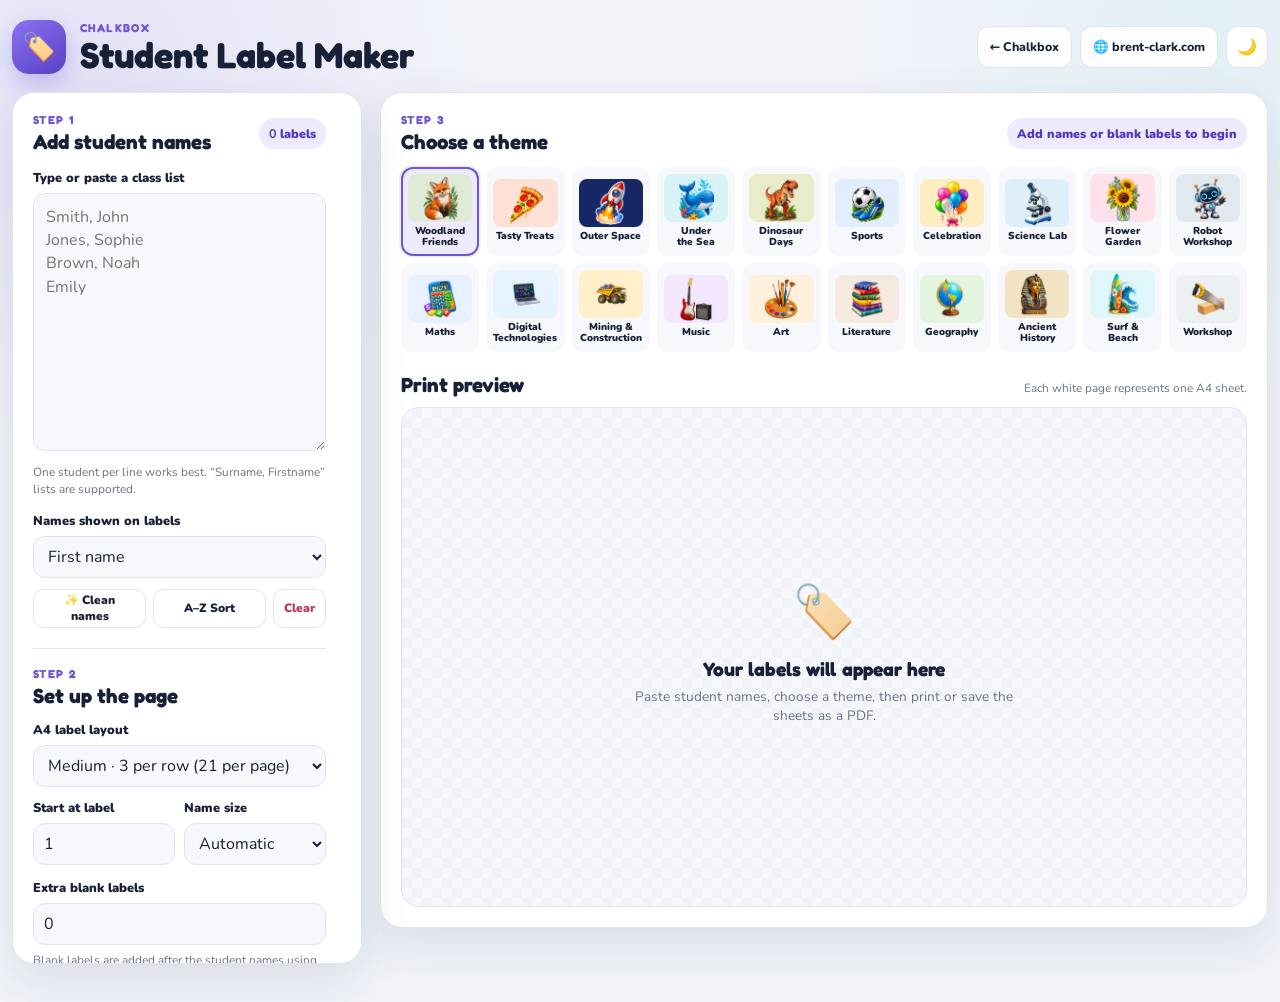
<file: tools/label-maker/index.html>
<!doctype html>
<html lang="en">
<head>
  <meta charset="utf-8">
  <meta name="viewport" content="width=device-width, initial-scale=1">
  <meta name="theme-color" content="#6f55d9">
  <meta name="description" content="Create colourful printable student name labels with twenty illustrated themes.">
  <title>Student Label Maker | Chalkbox</title>
  <link rel="icon" type="image/svg+xml" href="../../favicon.svg?v=5">
  <link rel="shortcut icon" href="../../favicon.svg?v=5">
  <link rel="preconnect" href="https://fonts.googleapis.com">
  <link rel="preconnect" href="https://fonts.gstatic.com" crossorigin>
  <link href="https://fonts.googleapis.com/css2?family=Bungee&family=Fredoka:wght@500;600;700&family=Nunito:wght@500;700;800;900&display=swap" rel="stylesheet">
  <link rel="stylesheet" href="../../assets/css/teacher-tools.css">
  <link rel="stylesheet" href="styles.css?v=5">
</head>
<body>
  <main class="app-shell">
    <header class="topbar no-print">
      <div class="brand-lockup">
        <span class="tool-badge" aria-hidden="true">🏷️</span>
        <div>
          <p class="eyebrow">Chalkbox</p>
          <h1>Student Label Maker</h1>
        </div>
      </div>
      <div class="top-actions">
        <a class="header-nav-link" href="../../" title="Back to Chalkbox">← Chalkbox</a>
        <a class="header-nav-link site-link" href="https://www.brent-clark.com/" target="_blank" rel="noopener">🌐 brent-clark.com</a>
        <button class="icon-button" id="themeModeBtn" type="button" title="Turn on dark mode" aria-label="Turn on dark mode">🌙</button>
      </div>
    </header>

    <div class="workspace no-print">
      <aside class="setup-panel panel">
        <section aria-labelledby="namesHeading">
          <div class="panel-heading">
            <div>
              <p class="eyebrow">Step 1</p>
              <h2 id="namesHeading">Add student names</h2>
            </div>
            <span class="count-pill"><strong id="studentCount">0</strong> labels</span>
          </div>

          <label class="field-label" for="namesInput">Type or paste a class list</label>
          <textarea id="namesInput" rows="10" spellcheck="false" placeholder="Smith, John&#10;Jones, Sophie&#10;Brown, Noah&#10;Emily"></textarea>
          <p class="helper">One student per line works best. “Surname, Firstname” lists are supported.</p>

          <div class="format-row">
            <label class="field-label" for="nameFormat">Names shown on labels</label>
            <select id="nameFormat">
              <option value="first">First name</option>
              <option value="initial">First name + surname initial</option>
              <option value="full">Full name</option>
            </select>
          </div>

          <div class="compact-actions">
            <button class="soft-button" id="cleanBtn" type="button">✨ Clean names</button>
            <button class="soft-button" id="sortBtn" type="button">A–Z Sort</button>
            <button class="soft-button danger-quiet" id="clearBtn" type="button">Clear</button>
          </div>
        </section>

        <section class="print-setup" aria-labelledby="printHeading">
          <div class="section-heading">
            <p class="eyebrow">Step 2</p>
            <h2 id="printHeading">Set up the page</h2>
          </div>

          <label class="field-label" for="sheetLayout">A4 label layout</label>
          <select id="sheetLayout">
            <optgroup label="Simple sizes">
              <option value="cutout10">Large · 2 per row (10 per page)</option>
              <option value="address21" selected>Medium · 3 per row (21 per page)</option>
              <option value="mini40">Small · 4 per row (40 per page)</option>
            </optgroup>
            <optgroup label="Common label sheets">
              <option value="standard24">Standard 24 · 64 × 33.9 mm (3 × 8)</option>
              <option value="shipping14">Wide 14 · 99.1 × 38.1 mm (2 × 7)</option>
              <option value="large8">Extra large 8 · 99.1 × 67.7 mm (2 × 4)</option>
            </optgroup>
          </select>

          <div class="two-up">
            <label>
              <span class="field-label">Start at label</span>
              <input id="startPosition" type="number" min="1" value="1" inputmode="numeric">
            </label>
            <label>
              <span class="field-label">Name size</span>
              <select id="fontSize">
                <option value="auto">Automatic</option>
                <option value="small">Small</option>
                <option value="medium">Medium</option>
                <option value="large">Large</option>
              </select>
            </label>
          </div>
          <div class="format-row">
            <label class="field-label" for="extraBlankLabels">Extra blank labels</label>
            <input id="extraBlankLabels" type="number" min="0" max="50" value="0" inputmode="numeric">
          </div>
          <p class="helper">Blank labels are added after the student names using the same theme. Use “Start at label” when the first sheet is partly used.</p>
        </section>

        <button class="print-button" id="printBtn" type="button"><span aria-hidden="true">🖨️</span> Print / Save as PDF</button>
        <p class="print-tip">In the print window, choose <strong>A4</strong>, <strong>100% scale</strong>, <strong>no margins</strong> and turn on <strong>background graphics</strong>.</p>
      </aside>

      <section class="preview-panel panel" aria-labelledby="themesHeading">
        <div class="preview-toolbar">
          <div>
            <p class="eyebrow">Step 3</p>
            <h2 id="themesHeading">Choose a theme</h2>
          </div>
          <div class="page-summary" id="pageSummary" aria-live="polite">Add names to begin</div>
        </div>

        <div class="theme-picker" id="themePicker" role="radiogroup" aria-label="Label theme"></div>

        <div class="preview-heading">
          <h2>Print preview</h2>
          <span>Each white page represents one A4 sheet.</span>
        </div>
        <div class="sheet-stage" id="sheetStage">
          <div class="empty-state" id="emptyState">
            <span aria-hidden="true">🏷️</span>
            <strong>Your labels will appear here</strong>
            <p>Paste student names, choose a theme, then print or save the sheets as a PDF.</p>
          </div>
          <div id="printPages"></div>
        </div>
      </section>
    </div>
  </main>

  <div class="print-only" id="printOutput" aria-hidden="true"></div>
  <div class="toast no-print" id="toast" role="status" aria-live="polite"></div>
  <script src="app.js?v=3"></script>
</body>
</html>
</file>
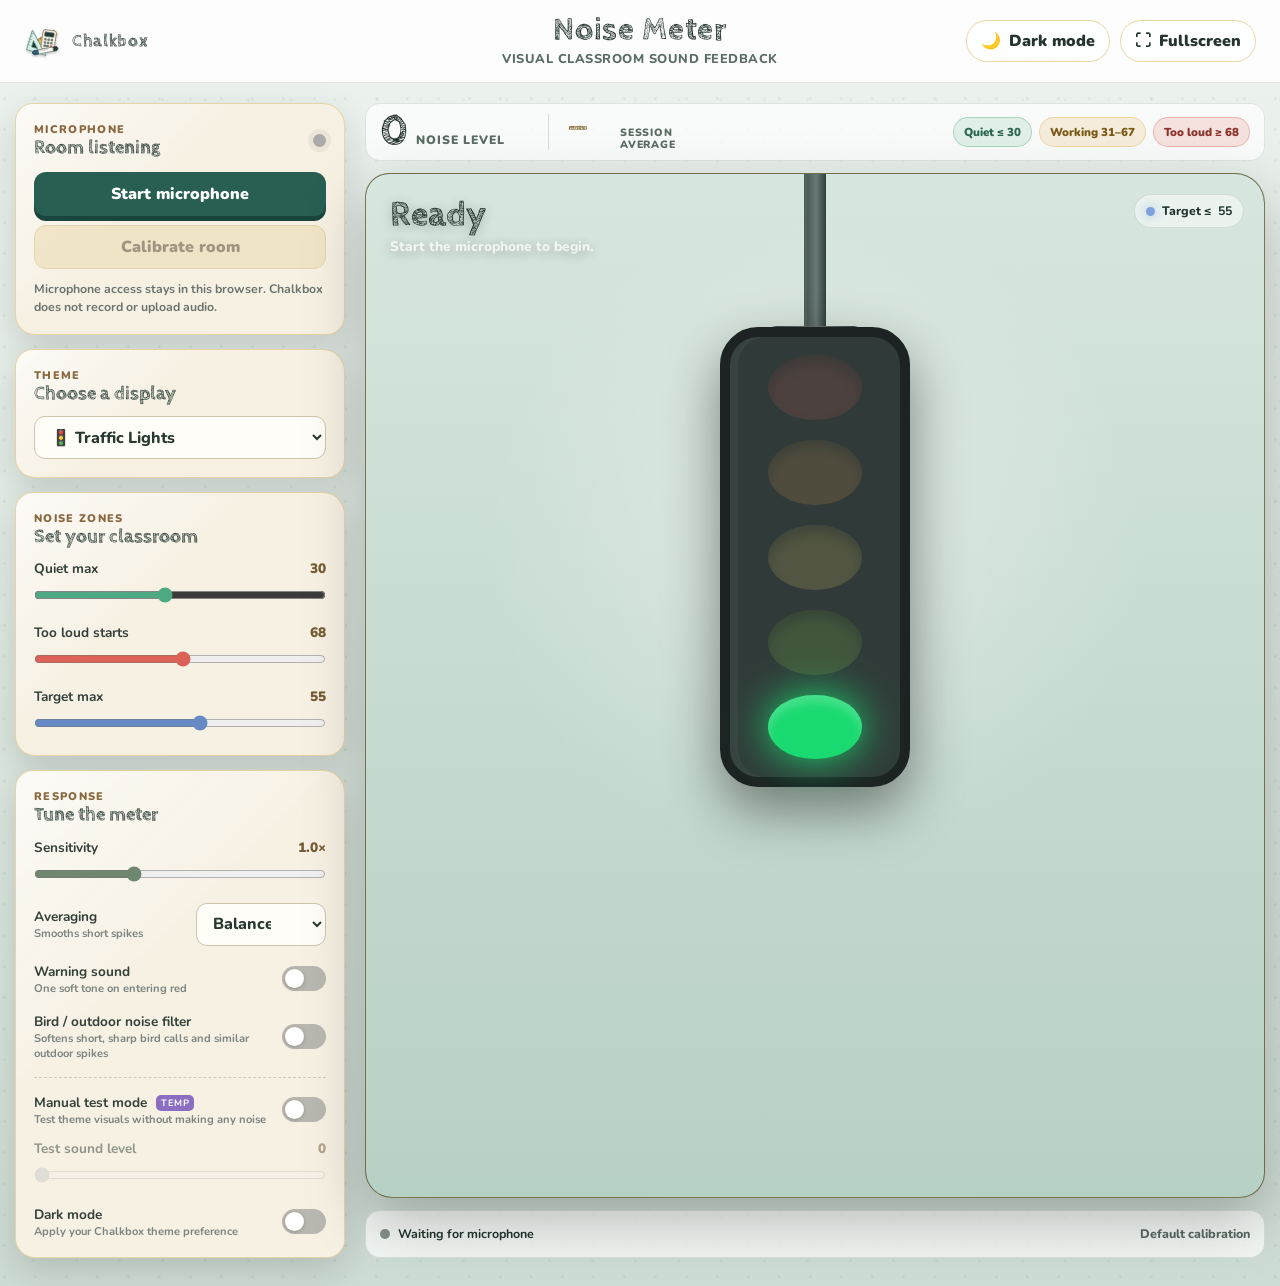
<file: tools/noise-meter/index.html>
<!doctype html>
<html lang="en">
<head>
  <meta charset="utf-8">
  <meta name="viewport" content="width=device-width, initial-scale=1">
  <meta name="theme-color" content="#132d29">
  <meta name="description" content="Chalkbox Noise Meter turns your device microphone into a visual classroom noise indicator with multiple themes.">
  <title>Noise Meter · Chalkbox</title>
  <link rel="icon" href="../../favicon.svg?v=5" type="image/svg+xml" sizes="any">
  <link rel="preconnect" href="https://fonts.googleapis.com">
  <link rel="preconnect" href="https://fonts.gstatic.com" crossorigin>
  <link href="https://fonts.googleapis.com/css2?family=Cabin+Sketch:wght@400;700&family=Fredericka+the+Great&family=Nunito:wght@400;600;700;800;900&display=swap" rel="stylesheet">
  <link rel="stylesheet" href="styles.css">
  <link rel="stylesheet" href="traffic-darkmode-upgrade.css">
  <link rel="stylesheet" href="balloon-upgrade.css">
  <link rel="stylesheet" href="storm-upgrade.css">
</head>
<body>
  <header class="topbar">
    <a class="brand" href="../../" aria-label="Back to Chalkbox home">
      <img src="../../assets/teacher-tools-icon.svg" alt="">
      <span>Chalkbox</span>
    </a>
    <div class="title-wrap">
      <h1>Noise Meter</h1>
      <p>Visual classroom sound feedback</p>
    </div>
    <div class="topbar-actions">
      <button class="icon-button" id="themeModeBtn" type="button" aria-label="Switch to light mode" title="Toggle dark mode">
        <span class="mode-icon" aria-hidden="true">☀</span><span class="button-label" id="themeModeLabel">Light mode</span>
      </button>
      <button class="icon-button" id="fullscreenBtn" type="button" aria-label="Enter fullscreen" title="Fullscreen">
        <span aria-hidden="true">⛶</span><span class="button-label">Fullscreen</span>
      </button>
    </div>
  </header>

  <main class="app-shell">
    <aside class="controls" aria-label="Noise meter settings">
      <section class="control-section microphone-section">
        <div class="section-heading">
          <div>
            <p class="kicker">Microphone</p>
            <h2>Room listening</h2>
          </div>
          <span class="status-dot" id="micDot" aria-hidden="true"></span>
        </div>
        <button id="micBtn" class="primary-button" type="button">Start microphone</button>
        <button id="calibrateBtn" class="secondary-button" type="button" disabled>Calibrate room</button>
        <p class="helper" id="micStatus">Microphone access stays in this browser. Chalkbox does not record or upload audio.</p>
      </section>

      <section class="control-section">
        <div class="section-heading compact">
          <div>
            <p class="kicker">Theme</p>
            <h2>Choose a display</h2>
          </div>
        </div>
        <label class="select-wrap">
          <span class="sr-only">Noise meter theme</span>
          <select id="themeSelect">
            <option value="traffic">🚦 Traffic Lights</option>
            <option value="rocket">🚀 Rocket</option>
            <option value="balloon">🎈 Balloon</option>
            <option value="thermometer">🌡️ Thermometer</option>
            <option value="storm">⛈️ Storm Cloud</option>
            <option value="emoji">🙂 Emoji Face</option>
            <option value="pressure">⚙️ Pressure Gauge</option>
            <option value="equaliser">🎚️ Neon Equaliser</option>
          </select>
        </label>
      </section>

      <section class="control-section">
        <div class="section-heading compact">
          <div>
            <p class="kicker">Noise zones</p>
            <h2>Set your classroom</h2>
          </div>
        </div>

        <label class="range-row quiet-control">
          <span><b>Quiet max</b><output id="quietOutput">30</output></span>
          <input id="quietThreshold" type="range" min="10" max="55" step="1" value="30">
        </label>

        <label class="range-row loud-control">
          <span><b>Too loud starts</b><output id="loudOutput">68</output></span>
          <input id="loudThreshold" type="range" min="45" max="90" step="1" value="68">
        </label>

        <label class="range-row target-control">
          <span><b>Target max</b><output id="targetOutput">55</output></span>
          <input id="targetLevel" type="range" min="15" max="85" step="1" value="55">
        </label>
      </section>

      <section class="control-section">
        <div class="section-heading compact">
          <div>
            <p class="kicker">Response</p>
            <h2>Tune the meter</h2>
          </div>
        </div>

        <label class="range-row">
          <span><b>Sensitivity</b><output id="sensitivityOutput">1.0×</output></span>
          <input id="sensitivity" type="range" min="0.5" max="2.0" step="0.1" value="1">
        </label>

        <label class="field-row">
          <span><b>Averaging</b><small>Smooths short spikes</small></span>
          <select id="averaging">
            <option value="0.35">Fast</option>
            <option value="0.8" selected>Balanced</option>
            <option value="1.5">Smooth</option>
            <option value="2.5">Very smooth</option>
          </select>
        </label>

        <label class="toggle-row">
          <span><b>Warning sound</b><small>One soft tone on entering red</small></span>
          <input id="warningSound" type="checkbox">
          <span class="toggle-ui" aria-hidden="true"></span>
        </label>

        <label class="toggle-row">
          <span><b>Dark mode</b><small>Apply your Chalkbox theme preference</small></span>
          <input id="darkModeToggle" type="checkbox" checked>
          <span class="toggle-ui" aria-hidden="true"></span>
        </label>
      </section>
    </aside>

    <section class="meter-area" aria-live="polite">
      <div class="meter-topline">
        <div class="current-reading">
          <span class="reading-number" id="levelNumber">0</span>
          <span class="reading-label">noise level</span>
        </div>
        <div class="zone-summary">
          <span class="zone-pill zone-quiet" id="quietPill">Quiet ≤ 30</span>
          <span class="zone-pill zone-working" id="workingPill">Working 31–67</span>
          <span class="zone-pill zone-loud" id="loudPill">Too loud ≥ 68</span>
        </div>
      </div>

      <div class="stage" id="stage" data-zone="quiet">
        <div class="stage-message" id="stageMessage">
          <strong id="zoneLabel">Ready</strong>
          <span id="zoneMessage">Start the microphone to begin.</span>
        </div>

        <div class="target-badge" id="targetBadge"><span class="target-dot"></span> Target ≤ <b id="targetBadgeValue">55</b></div>

        <div class="visual theme-traffic" data-theme="traffic">
          <div class="traffic-pole"></div>
          <div class="traffic-arm"></div>
          <div class="traffic-body">
            <div class="traffic-light light-1"></div>
            <div class="traffic-light light-2"></div>
            <div class="traffic-light light-3"></div>
            <div class="traffic-light light-4"></div>
            <div class="traffic-light light-5"></div>
          </div>
          <div class="traffic-stand"></div>
        </div>

        <!-- Compatibility stubs for removed themes still referenced by the core visual updater. -->
        <div class="theme-volcano" hidden aria-hidden="true"></div>
        <div id="minecartVisual" hidden aria-hidden="true"></div>

        <div class="visual theme-rocket" data-theme="rocket" hidden>
          <div class="space-stars" aria-hidden="true"></div>
          <div class="rocket-track">
            <div class="moon">☾</div>
            <div class="rocket" id="rocketVisual"><span class="rocket-window"></span><span class="rocket-flame"></span></div>
            <div class="launch-pad"></div>
          </div>
          <div class="challenge-label">Keep the rocket grounded!</div>
        </div>

        <div class="visual theme-balloon" data-theme="balloon" hidden>
          <div class="balloon-wrap" id="balloonVisual">
            <div class="balloon-shape"><div class="balloon-shine"></div></div>
            <div class="balloon-knot"></div>
            <div class="balloon-string"></div>
          </div>
          <div class="balloon-pop" id="balloonPop">POP!</div>
        </div>

        <div class="visual theme-thermometer" data-theme="thermometer" hidden>
          <div class="thermometer-shell">
            <div class="thermometer-tube"><div class="mercury" id="thermometerMercury"></div></div>
            <div class="thermometer-bulb"></div>
            <div class="thermometer-marks"></div>
          </div>
        </div>

        <div class="visual theme-storm" data-theme="storm" hidden>
          <div class="storm-scene" id="stormScene">
            <div class="cloud cloud-left"></div><div class="cloud cloud-centre"></div><div class="cloud cloud-right"></div>
            <div class="rain" aria-hidden="true"></div>
            <div class="lightning">ϟ</div>
          </div>
        </div>

        <div class="visual theme-emoji" data-theme="emoji" hidden>
          <div class="emoji-face" id="emojiFace">
            <div class="emoji-eyes"><span></span><span></span></div>
            <div class="emoji-mouth"></div>
            <div class="emoji-brows"><span></span><span></span></div>
          </div>
          <div class="emoji-caption" id="emojiCaption">Calm classroom</div>
        </div>

        <div class="visual theme-pressure" data-theme="pressure" hidden>
          <div class="gauge-wrap">
            <div class="gauge-face">
              <div class="gauge-arc quiet-arc"></div>
              <div class="gauge-arc working-arc"></div>
              <div class="gauge-arc loud-arc"></div>
              <div class="gauge-needle" id="gaugeNeedle"></div>
              <div class="gauge-pin"></div>
              <div class="gauge-label">PRESSURE</div>
            </div>
            <div class="pipe left-pipe"></div><div class="pipe right-pipe"></div>
            <div class="steam steam-left">☁</div><div class="steam steam-right">☁</div>
          </div>
        </div>

        <div class="visual theme-equaliser" data-theme="equaliser" hidden>
          <div class="equaliser-title">CLASSROOM SIGNAL</div>
          <div class="equaliser" id="equaliserBars" aria-hidden="true"></div>
          <div class="equaliser-floor"></div>
        </div>
      </div>

      <div class="meter-bottomline">
        <div class="target-status" id="targetStatus"><span class="target-status-dot"></span><strong>Waiting for microphone</strong></div>
        <div class="calibration-readout" id="calibrationReadout">Default calibration</div>
      </div>
    </section>
  </main>

  <script>
    try {
      const key = 'chalkbox-noise-meter-v1';
      const saved = JSON.parse(localStorage.getItem(key) || '{}');
      if (saved.theme === 'volcano' || saved.theme === 'minecart') {
        saved.theme = 'traffic';
        localStorage.setItem(key, JSON.stringify(saved));
      }
    } catch (_) {}
  </script>
  <script src="app.js"></script>
  <script src="traffic-darkmode-upgrade.js"></script>
  <script src="rocket-fix.js"></script>
  <script src="balloon-upgrade.js"></script>
  <script src="storm-upgrade.js"></script>
</body>
</html>
</file>
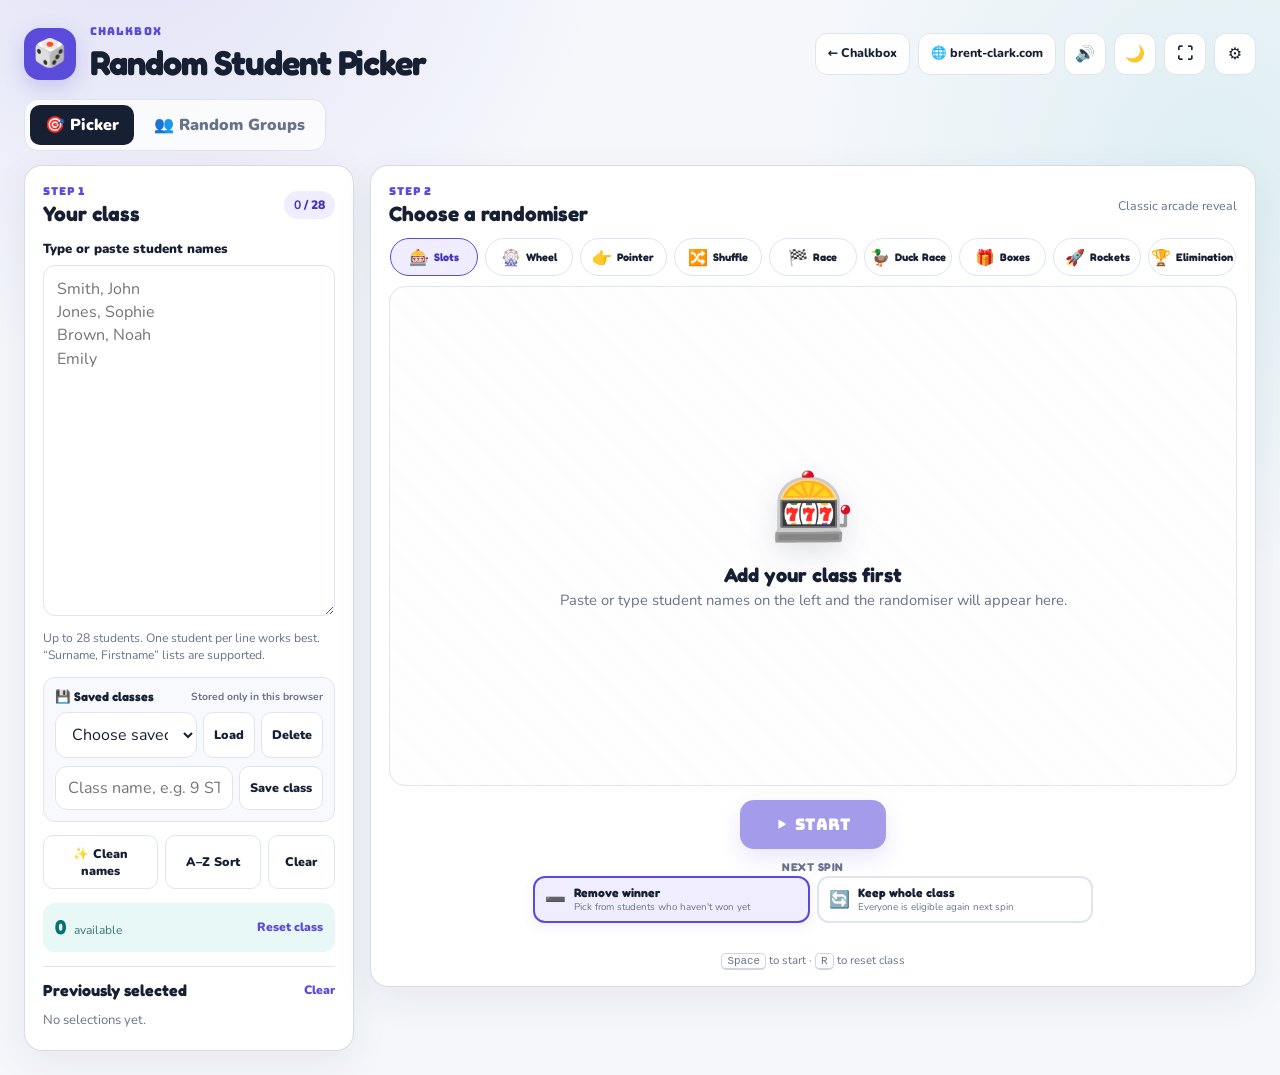
<file: tools/random-student-picker/index.html>
<!doctype html>
<html lang="en">
<head>
  <meta charset="utf-8">
  <meta name="viewport" content="width=device-width, initial-scale=1">
  <meta name="theme-color" content="#5b4bdb">
  <meta name="description" content="A fun, classroom-friendly random student picker with animated picker modes and random group creation.">
  <title>Random Student Picker | Chalkbox</title>
  <link rel="icon" type="image/svg+xml" href="../../favicon.svg?v=5">
  <link rel="shortcut icon" href="../../favicon.svg?v=5">
  <link rel="preconnect" href="https://fonts.googleapis.com">
  <link rel="preconnect" href="https://fonts.gstatic.com" crossorigin>
  <link href="https://fonts.googleapis.com/css2?family=Bungee&family=Fredoka:wght@500;600;700&family=Nunito:wght@500;700;800;900&display=swap" rel="stylesheet">
  <link rel="stylesheet" href="../../assets/css/teacher-tools.css">
  <link rel="stylesheet" href="styles.css">
</head>
<body>
  <main class="app-shell">
    <header class="topbar">
      <div class="brand-lockup">
        <span class="tool-badge" aria-hidden="true">🎲</span>
        <div>
          <p class="eyebrow">Chalkbox</p>
          <h1>Random Student Picker</h1>
        </div>
      </div>
      <div class="top-actions">
        <a class="header-nav-link" href="../../" title="Back to Chalkbox">← Chalkbox</a>
        <a class="header-nav-link" href="https://www.brent-clark.com/" target="_blank" rel="noopener" title="Open brent-clark.com">🌐 brent-clark.com</a>
        <button class="icon-button" id="muteBtn" type="button" title="Mute sounds" aria-label="Mute sounds" aria-pressed="false">🔊</button>
        <button class="icon-button" id="themeBtn" type="button" title="Turn on dark mode" aria-label="Turn on dark mode" aria-pressed="false">🌙</button>
        <button class="icon-button" id="fullscreenBtn" type="button" title="Presentation mode" aria-label="Enter presentation mode">⛶</button>
        <button class="icon-button" id="settingsBtn" type="button" title="Settings" aria-label="Open settings">⚙</button>
      </div>
    </header>

    <div id="presentationToolbar" class="presentation-toolbar" hidden>
      <button id="presentationMuteBtn" class="presentation-tool-button" type="button" aria-label="Mute sounds">🔊</button>
      <button id="presentationExitBtn" class="presentation-tool-button exit" type="button">↙ Exit presentation</button>
    </div>

    <nav class="workspace-tabs" aria-label="Tool mode">
      <button class="workspace-tab active" type="button" data-workspace="picker" aria-selected="true">🎯 Picker</button>
      <button class="workspace-tab" type="button" data-workspace="groups" aria-selected="false">👥 Random Groups</button>
    </nav>

    <section id="pickerWorkspace" class="workspace-panel active" aria-label="Random student picker">
      <div class="layout-grid">
        <aside class="class-panel panel">
          <div class="panel-heading">
            <div>
              <p class="eyebrow">Step 1</p>
              <h2>Your class</h2>
            </div>
            <span class="count-pill"><strong id="studentCount">0</strong> / 28</span>
          </div>

          <label class="field-label" for="namesInput">Type or paste student names</label>
          <textarea id="namesInput" rows="14" aria-describedby="rosterHelp rosterWarning" spellcheck="false" placeholder="Smith, John&#10;Jones, Sophie&#10;Brown, Noah&#10;Emily"></textarea>
          <p class="helper" id="rosterHelp">Up to 28 students. One student per line works best. “Surname, Firstname” lists are supported.</p>
          <p id="rosterWarning" class="roster-warning" role="alert" hidden></p>

          <div class="saved-class-box" aria-label="Saved classes">
            <div class="saved-class-heading">
              <span>💾 Saved classes</span>
              <small>Stored only in this browser</small>
            </div>
            <div class="saved-class-row">
              <select id="savedClassSelect" aria-label="Choose a saved class">
                <option value="">Choose saved class…</option>
              </select>
              <button id="loadClassBtn" class="soft-button" type="button">Load</button>
              <button id="deleteClassBtn" class="soft-button danger-quiet" type="button">Delete</button>
            </div>
            <div class="saved-class-row save-row">
              <input id="classNameInput" type="text" maxlength="40" placeholder="Class name, e.g. 9 STEM" aria-label="Name for saved class">
              <button id="saveClassBtn" class="soft-button" type="button">Save class</button>
            </div>
          </div>

          <div class="compact-actions">
            <button class="soft-button" id="cleanBtn" type="button">✨ Clean names</button>
            <button class="soft-button" id="sortBtn" type="button">A–Z Sort</button>
            <button class="soft-button danger-quiet" id="clearBtn" type="button">Clear</button>
          </div>
          <button id="mobilePickerBtn" class="soft-button mobile-only mobile-jump" type="button">🎯 Show randomiser</button>

          <div class="remaining-card">
            <div>
              <span class="remaining-value" id="remainingCount">0</span>
              <span class="remaining-label">available</span>
            </div>
            <button class="text-button" id="resetCycleBtn" type="button">Reset class</button>
          </div>

          <section id="historySection" class="history-section" aria-labelledby="historyHeading">
            <div class="history-header">
              <h3 id="historyHeading">Previously selected</h3>
              <button class="text-button" id="clearHistoryBtn" type="button">Clear</button>
            </div>
            <ol id="historyList" class="history-list">
              <li class="empty-state">No selections yet.</li>
            </ol>
          </section>
        </aside>

        <section class="randomiser-panel panel">
          <div class="panel-heading randomiser-heading">
            <div>
              <p class="eyebrow">Step 2</p>
              <h2>Choose a randomiser</h2>
            </div>
            <span id="modeHint" class="mode-hint">Classic arcade reveal</span>
            <button id="mobileNamesBtn" class="soft-button mobile-only" type="button">✏️ Names</button>
          </div>

          <div class="mode-strip" id="modeStrip" role="tablist" aria-label="Randomiser style">
            <button class="mode-chip active" type="button" data-mode="slots" role="tab" aria-selected="true"><span>🎰</span>Slots</button>
            <button class="mode-chip" type="button" data-mode="wheel" role="tab" aria-selected="false"><span>🎡</span>Wheel</button>
            <button class="mode-chip" type="button" data-mode="pointer" role="tab" aria-selected="false"><span>👉</span>Pointer</button>
            <button class="mode-chip" type="button" data-mode="shuffle" role="tab" aria-selected="false"><span>🔀</span>Shuffle</button>
            <button class="mode-chip" type="button" data-mode="race" role="tab" aria-selected="false"><span>🏁</span>Race</button>
            <button class="mode-chip" type="button" data-mode="duck" role="tab" aria-selected="false"><span>🦆</span>Duck Race</button>
            <button class="mode-chip" type="button" data-mode="boxes" role="tab" aria-selected="false"><span>🎁</span>Boxes</button>
            <button class="mode-chip" type="button" data-mode="rocket" role="tab" aria-selected="false"><span>🚀</span>Rockets</button>
            <button class="mode-chip" type="button" data-mode="elimination" role="tab" aria-selected="false"><span>🏆</span>Elimination</button>
          </div>

          <div class="stage-wrap">
            <div class="stage" id="stage" aria-live="polite" aria-label="Randomiser animation stage">
              <div id="idleStage" class="idle-stage">
                <div class="idle-icon" aria-hidden="true">🎰</div>
                <p class="idle-title">Add your class first</p>
                <p class="idle-copy">Paste or type student names on the left and the randomiser will appear here.</p>
              </div>
              <canvas id="wheelCanvas" class="stage-layer" width="1000" height="600" aria-label="Spinning student wheel"></canvas>
              <div id="dynamicStage" class="stage-layer"></div>
              <div id="winnerOverlay" class="winner-overlay" hidden>
                <div id="winnerCelebration" class="winner-celebration" aria-hidden="true"></div>
                <div class="winner-content">
                  <p class="winner-kicker">Selected student</p>
                  <div class="winner-name" id="winnerName">Charlotte</div>
                  <p class="winner-sub" id="winnerSub">Nice one!</p>
                </div>
              </div>
            </div>
          </div>

          <div class="start-zone">
            <button id="startBtn" class="start-button" type="button"><span>▶</span> START</button>

            <fieldset class="next-spin-control">
              <legend>Next spin</legend>
              <label class="next-spin-option">
                <input id="nextSpinRemove" type="radio" name="nextSpin" value="remove" checked>
                <span class="next-spin-icon" aria-hidden="true">➖</span>
                <span><strong>Remove winner</strong><small>Pick from students who haven't won yet</small></span>
              </label>
              <label class="next-spin-option">
                <input id="nextSpinKeep" type="radio" name="nextSpin" value="keep">
                <span class="next-spin-icon" aria-hidden="true">🔄</span>
                <span><strong>Keep whole class</strong><small>Everyone is eligible again next spin</small></span>
              </label>
            </fieldset>

            <p id="winnerStatus" class="winner-status" aria-live="polite"></p>
            <p class="keyboard-tip"><kbd>Space</kbd> to start · <kbd>R</kbd> to reset class</p>
          </div>
        </section>
      </div>
    </section>

    <section id="groupsWorkspace" class="workspace-panel" aria-label="Random groups">
      <div class="groups-layout">
        <aside class="groups-controls panel">
          <div class="panel-heading">
            <div>
              <p class="eyebrow">Group maker</p>
              <h2>Split your class</h2>
            </div>
            <span class="count-pill"><strong id="groupStudentCount">0</strong> / 28</span>
          </div>

          <label class="field-label" for="groupNamesInput">Type or paste student names</label>
          <textarea id="groupNamesInput" class="groups-names-input" rows="9" aria-describedby="groupRosterHelp groupRosterWarning" spellcheck="false" placeholder="Smith, John&#10;Jones, Sophie&#10;Brown, Noah"></textarea>
          <p class="helper" id="groupRosterHelp">This list is shared with the Picker, so either tool can be used on its own.</p>
          <p id="groupRosterWarning" class="roster-warning" role="alert" hidden></p>

          <div class="saved-class-box compact-saved-class" aria-label="Saved classes">
            <div class="saved-class-heading">
              <span>💾 Saved classes</span>
              <small>Stored only in this browser</small>
            </div>
            <div class="saved-class-row">
              <select id="groupSavedClassSelect" aria-label="Choose a saved class">
                <option value="">Choose saved class…</option>
              </select>
              <button id="groupLoadClassBtn" class="soft-button" type="button">Load</button>
              <button id="groupDeleteClassBtn" class="soft-button danger-quiet" type="button">Delete</button>
            </div>
            <div class="saved-class-row save-row">
              <input id="groupClassNameInput" type="text" maxlength="40" placeholder="Class name" aria-label="Name for saved class">
              <button id="groupSaveClassBtn" class="soft-button" type="button">Save</button>
            </div>
          </div>

          <div class="compact-actions group-name-actions">
            <button class="soft-button" id="groupCleanBtn" type="button">✨ Clean names</button>
            <button class="soft-button" id="groupSortBtn" type="button">A–Z Sort</button>
          </div>

          <fieldset class="group-method">
            <legend>How should groups be made?</legend>
            <label class="radio-row"><input type="radio" name="groupMethod" value="groups" checked> Number of groups</label>
            <label class="radio-row"><input type="radio" name="groupMethod" value="size"> Students per group</label>
          </fieldset>

          <label class="field-label" id="groupValueLabel" for="groupValue">Number of groups</label>
          <input id="groupValue" type="number" min="2" max="20" value="4">

          <label class="checkbox-row"><input id="animateGroups" type="checkbox" checked> Animate the allocation</label>

          <button id="makeGroupsBtn" class="start-button groups-start" type="button">👥 MAKE GROUPS</button>
          <button id="reshuffleGroupsBtn" class="soft-button full-button" type="button">🔀 Reshuffle</button>
        </aside>

        <section class="groups-results panel">
          <div class="panel-heading groups-result-heading">
            <div>
              <p class="eyebrow">Results</p>
              <h2>Your groups</h2>
            </div>
            <div class="group-export-actions">
              <button id="copyGroupsBtn" class="soft-button" type="button" disabled>📋 Copy</button>
              <button id="printGroupsBtn" class="soft-button" type="button" disabled>🖨 Print</button>
            </div>
          </div>
          <div id="groupsGrid" class="groups-grid" aria-live="polite">
            <div class="groups-empty">
              <div aria-hidden="true">👥</div>
              <p>Make some groups and they’ll appear here.</p>
            </div>
          </div>
        </section>
      </div>
    </section>
  </main>

  <dialog id="settingsDialog" class="settings-dialog">
    <form method="dialog">
      <div class="dialog-header">
        <div>
          <p class="eyebrow">Preferences</p>
          <h2>Picker settings</h2>
        </div>
        <button class="icon-button" value="cancel" aria-label="Close settings">✕</button>
      </div>

      <div class="settings-list">
        <label class="setting-row">
          <span><strong>Remove after selection</strong><small>Everyone gets a turn before the class resets.</small></span>
          <input id="removeAfterPick" type="checkbox" checked>
        </label>
        <label class="setting-row">
          <span><strong>Sound effects</strong><small>Mode-specific sounds for every randomiser — generated in the browser.</small></span>
          <input id="soundEffects" type="checkbox" checked>
        </label>
        <label class="setting-row">
          <span><strong>Celebration effects</strong><small>Show fireworks and confetti when a student is chosen.</small></span>
          <input id="celebrationEffects" type="checkbox" checked>
        </label>
        <label class="setting-row">
          <span><strong>Show selection history</strong><small>Keep previously selected students visible.</small></span>
          <input id="showHistory" type="checkbox" checked>
        </label>
        <label class="setting-row">
          <span><strong>Automatically start next round</strong><small>Starts another pick after a short pause.</small></span>
          <input id="autoNext" type="checkbox">
        </label>

        <div class="setting-block">
          <label class="field-label" for="speedSelect">Animation duration</label>
          <select id="speedSelect">
            <option value="quick">Quick</option>
            <option value="normal" selected>Normal</option>
            <option value="dramatic">Dramatic</option>
          </select>
        </div>
      </div>
      <div class="dialog-footer"><button class="soft-button" value="cancel">Done</button></div>
    </form>
  </dialog>

  <div id="toast" class="toast" role="status" aria-live="polite"></div>
  <div id="confettiLayer" class="celebration-layer" aria-hidden="true"></div>

  <script src="app.js"></script>
</body>
</html>
</file>
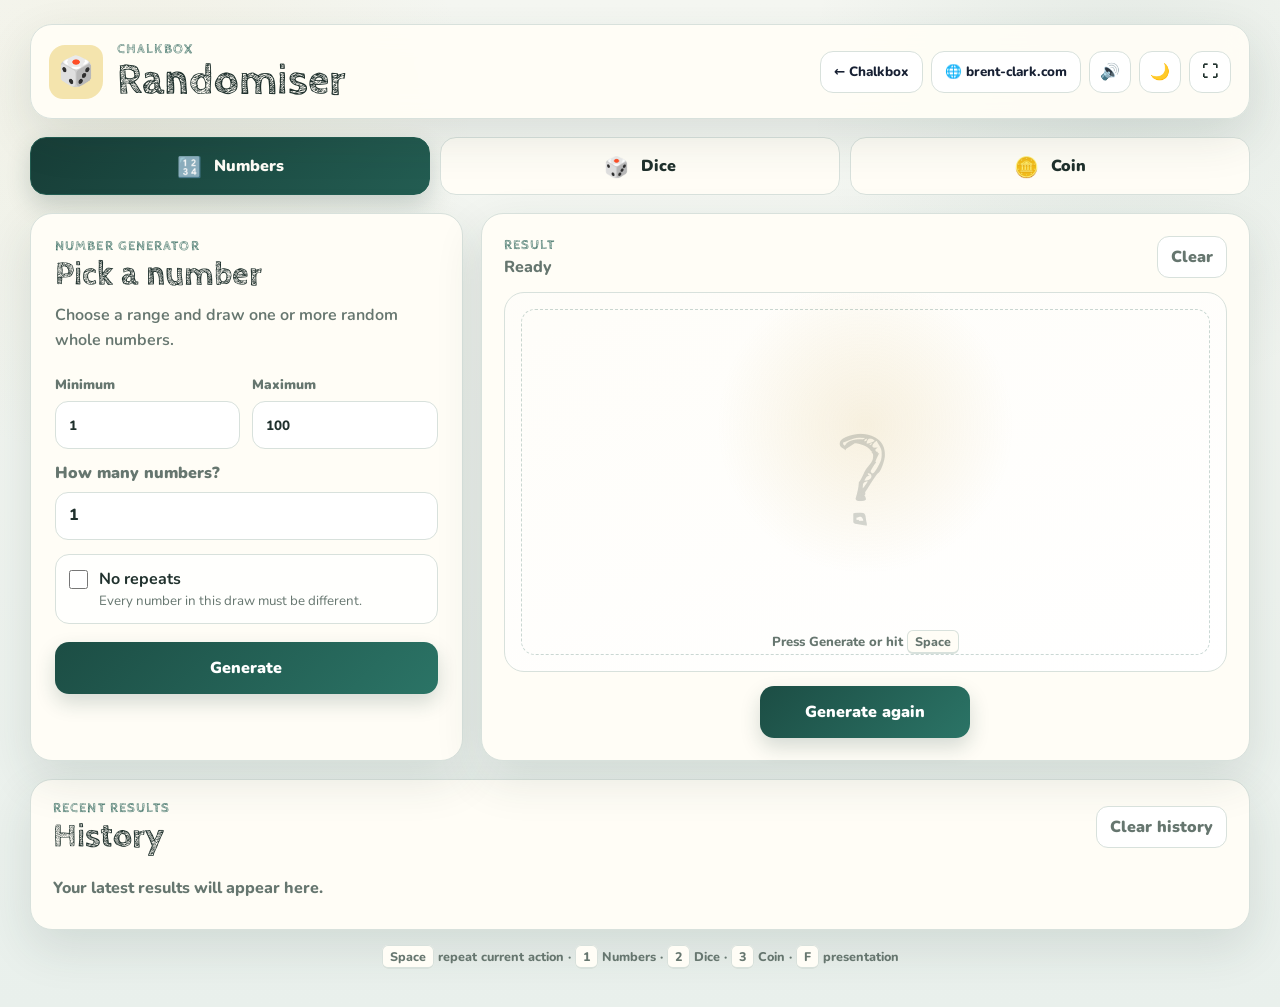
<file: tools/randomiser/index.html>
<!doctype html>
<html lang="en">
<head>
  <meta charset="utf-8">
  <meta name="viewport" content="width=device-width, initial-scale=1">
  <meta name="theme-color" content="#173d37">
  <meta name="description" content="A classroom-friendly random number generator, dice roller and coin flipper from Chalkbox.">
  <title>Randomiser | Chalkbox</title>
  <link rel="icon" type="image/svg+xml" href="../../favicon.svg?v=5">
  <link rel="shortcut icon" href="../../favicon.svg?v=5">
  <link rel="preconnect" href="https://fonts.googleapis.com">
  <link rel="preconnect" href="https://fonts.gstatic.com" crossorigin>
  <link href="https://fonts.googleapis.com/css2?family=Cabin+Sketch:wght@400;700&family=Fredoka:wght@500;600;700&family=Nunito:wght@500;600;700;800;900&display=swap" rel="stylesheet">
  <link rel="stylesheet" href="../../assets/css/teacher-tools.css">
  <link rel="stylesheet" href="styles.css?v=3">
  <link rel="stylesheet" href="refinements.css?v=7">
</head>
<body>
  <main class="app-shell">
    <header class="topbar">
      <div class="brand-lockup">
        <span class="tool-badge" aria-hidden="true">🎲</span>
        <div><p class="eyebrow">Chalkbox</p><h1>Randomiser</h1></div>
      </div>
      <div class="top-actions">
        <a class="header-nav-link" href="../../" title="Back to Chalkbox">← Chalkbox</a>
        <a class="header-nav-link desktop-link" href="https://www.brent-clark.com/" target="_blank" rel="noopener">🌐 brent-clark.com</a>
        <button class="icon-button" id="muteBtn" type="button" title="Mute sounds" aria-label="Mute sounds" aria-pressed="false">🔊</button>
        <button class="icon-button" id="themeBtn" type="button" title="Turn on dark mode" aria-label="Turn on dark mode" aria-pressed="false">🌙</button>
        <button class="icon-button" id="fullscreenBtn" type="button" title="Presentation mode" aria-label="Enter presentation mode">⛶</button>
      </div>
    </header>

    <div id="presentationToolbar" class="presentation-toolbar" hidden>
      <button id="presentationMuteBtn" class="presentation-tool-button" type="button" aria-label="Mute sounds">🔊</button>
      <button id="presentationExitBtn" class="presentation-tool-button exit" type="button">↙ Exit presentation</button>
    </div>

    <nav class="workspace-tabs" aria-label="Randomiser type">
      <button class="workspace-tab active" type="button" data-workspace="numbers" aria-selected="true"><span class="tab-emoji" aria-hidden="true">🔢</span> Numbers</button>
      <button class="workspace-tab" type="button" data-workspace="dice" aria-selected="false"><span class="tab-emoji" aria-hidden="true">🎲</span> Dice</button>
      <button class="workspace-tab" type="button" data-workspace="coin" aria-selected="false"><span class="tab-emoji" aria-hidden="true">🪙</span> Coin</button>
    </nav>

    <section class="workspace-panel active" data-panel="numbers">
      <div class="workspace-layout">
        <aside class="controls-panel panel">
          <div class="panel-heading">
            <div><p class="eyebrow">Number generator</p><h2>Pick a number</h2></div>
            <p>Choose a range and draw one or more random whole numbers.</p>
          </div>
          <div class="form-grid two-col">
            <label>Minimum<input id="minNumber" type="number" inputmode="numeric" value="1" step="1"></label>
            <label>Maximum<input id="maxNumber" type="number" inputmode="numeric" value="100" step="1"></label>
          </div>
          <label class="field-label">How many numbers?<input id="numberCount" type="number" inputmode="numeric" min="1" max="20" value="1" step="1"></label>
          <label class="toggle-row"><input id="noRepeats" type="checkbox"><span><strong>No repeats</strong><small>Every number in this draw must be different.</small></span></label>
          <button id="generateNumberBtn" class="action-button primary wide" type="button">Generate</button>
          <p id="numberError" class="error-message" role="alert" aria-live="polite"></p>
        </aside>

        <section class="result-panel panel">
          <div class="stage-header"><div><p class="eyebrow">Result</p><p id="numberStatus" class="stage-status">Ready</p></div><button class="soft-button" type="button" data-clear-mode="numbers">Clear</button></div>
          <div class="result-stage number-stage" aria-live="polite"><div id="numberResults" class="number-results single"><span class="placeholder-mark">?</span></div><p class="stage-hint">Press Generate or hit <kbd>Space</kbd></p></div>
          <button id="generateNumberAgainBtn" class="action-button primary result-action" type="button">Generate again</button>
        </section>
      </div>
    </section>

    <section class="workspace-panel" data-panel="dice">
      <div class="workspace-layout">
        <aside class="controls-panel panel">
          <div class="panel-heading"><div><p class="eyebrow">Dice roller</p><h2>Roll the dice</h2></div><p>Choose the die and how many to roll. Each result is shown separately with a total.</p></div>
          <label class="field-label">Die type
            <select id="dieSides">
              <option value="4">D4</option><option value="6" selected>D6</option><option value="8">D8</option><option value="10">D10</option><option value="12">D12</option><option value="20">D20</option><option value="custom">Custom die (D…)</option>
            </select>
          </label>
          <label id="customSidesWrap" class="field-label custom-sides-field disabled">Number of sides
            <input id="customSides" type="number" min="2" max="1000" value="30" step="1" disabled aria-disabled="true">
            <small class="field-help">Creates a non-standard die: 50 means D50, producing a result from 1 to 50.</small>
          </label>
          <label class="field-label">Number of dice
            <span class="dice-count-stepper">
              <input id="diceCount" type="number" inputmode="numeric" min="1" max="12" value="2" step="1">
              <span class="dice-step-buttons" aria-hidden="false">
                <button id="diceCountUp" class="dice-step-button" type="button" aria-label="Increase number of dice">▲</button>
                <button id="diceCountDown" class="dice-step-button" type="button" aria-label="Decrease number of dice">▼</button>
              </span>
            </span>
          </label>
          <label id="pipToggleRow" class="toggle-row"><input id="usePips" type="checkbox"><span><strong>Classic dice dots</strong><small>Show traditional pip patterns on D6 dice instead of numbers.</small></span></label>
          <button id="rollDiceBtn" class="action-button primary wide" type="button">Roll dice</button>
          <p id="diceError" class="error-message" role="alert" aria-live="polite"></p>
        </aside>

        <section class="result-panel panel">
          <div class="stage-header"><div><p class="eyebrow">Result</p><p id="diceStatus" class="stage-status">Ready</p></div><button class="soft-button" type="button" data-clear-mode="dice">Clear</button></div>
          <div class="result-stage dice-stage" aria-live="polite">
            <div id="diceResults" class="dice-results"><span class="placeholder-mark">?</span></div>
            <div id="diceEquation" class="dice-equation">Choose your dice and roll.</div>
            <div id="diceTotal" class="dice-total" hidden><span>Total</span><strong>0</strong></div>
          </div>
          <button id="rollDiceAgainBtn" class="action-button primary result-action" type="button">Roll again</button>
        </section>
      </div>
    </section>

    <section class="workspace-panel" data-panel="coin">
      <div class="workspace-layout coin-layout">
        <aside class="controls-panel panel">
          <div class="panel-heading"><div><p class="eyebrow">Coin flip</p><h2>Two-way choice</h2></div><p>Use Heads/Tails, or rename both sides for any 50/50 classroom decision.</p></div>
          <div class="form-grid two-col coin-label-fields">
            <label>First side<input id="headsLabel" type="text" maxlength="24" value="Heads"></label>
            <label>Second side<input id="tailsLabel" type="text" maxlength="24" value="Tails"></label>
          </div>
          <p class="field-help coin-help">Try Yes / No, On / Off, True / False or Team A / Team B.</p>
          <div class="coin-choice-note">
            <span class="mini-coin heads">👑</span><span id="headsPreview">Heads</span><span class="versus">or</span><span class="mini-coin tails">🦎</span><span id="tailsPreview">Tails</span>
          </div>
          <button id="flipCoinBtn" class="action-button primary wide coin-button" type="button">Flip coin</button>
        </aside>

        <section class="result-panel panel">
          <div class="stage-header"><div><p class="eyebrow">Result</p><p id="coinStatus" class="stage-status">Ready</p></div><button class="soft-button" type="button" data-clear-mode="coin">Clear</button></div>
          <div class="result-stage coin-stage" aria-live="polite">
            <div class="coin-scene">
              <div id="coin" class="coin show-heads" aria-hidden="true">
                <div class="coin-face coin-front">
                  <svg class="lizard-art king-lizard" viewBox="0 0 180 180" aria-hidden="true">
                    <path class="crown" d="M49 47 62 19 83 43 103 13 124 44 143 20 142 59 51 59Z"/>
                    <path class="lizard-head" d="M45 92c0-35 24-52 51-52 34 0 57 23 53 56-4 34-29 52-59 49-29-3-47-23-45-53Z"/>
                    <circle class="eye-white" cx="72" cy="79" r="17"/><circle class="eye-white" cx="119" cy="76" r="17"/>
                    <circle class="pupil" cx="77" cy="82" r="7"/><circle class="pupil" cx="114" cy="80" r="7"/>
                    <ellipse class="nostril" cx="84" cy="107" rx="4" ry="3"/><ellipse class="nostril" cx="107" cy="106" rx="4" ry="3"/>
                    <path class="mouth" d="M72 120q23 18 49-2"/><path class="tongue" d="M96 130q6 14 16 4"/>
                  </svg>
                  <small id="coinFrontLabel">HEADS</small>
                </div>
                <div class="coin-face coin-back">
                  <svg class="lizard-art tail-lizard" viewBox="0 0 180 180" aria-hidden="true">
                    <path class="tail" d="M35 52c73-31 118 7 105 47-9 28-42 38-64 22-17-13-9-37 9-42 18-5 32 12 23 25-6 9-20 9-26 1"/>
                    <path class="tail-tip" d="M32 52 13 42 22 65Z"/>
                    <circle class="tail-spark" cx="138" cy="52" r="5"/><circle class="tail-spark" cx="150" cy="67" r="3"/>
                  </svg>
                  <small id="coinBackLabel">TAILS</small>
                </div>
              </div>
              <div class="coin-shadow"></div>
            </div>
            <div id="coinResult" class="coin-result">Ready to flip</div>
          </div>
          <button id="flipCoinAgainBtn" class="action-button primary result-action" type="button">Flip again</button>
        </section>
      </div>
    </section>

    <section class="history-panel panel" aria-labelledby="historyHeading">
      <div class="history-heading"><div><p class="eyebrow">Recent results</p><h2 id="historyHeading">History</h2></div><button id="clearHistoryBtn" class="soft-button" type="button">Clear history</button></div>
      <ol id="historyList" class="history-list"><li class="history-empty">Your latest results will appear here.</li></ol>
    </section>

    <p class="keyboard-tip"><kbd>Space</kbd> repeat current action · <kbd>1</kbd> Numbers · <kbd>2</kbd> Dice · <kbd>3</kbd> Coin · <kbd>F</kbd> presentation</p>
  </main>
  <script src="app.js?v=5"></script>
  <script src="multi-coin.js?v=1"></script>
</body>
</html>
</file>
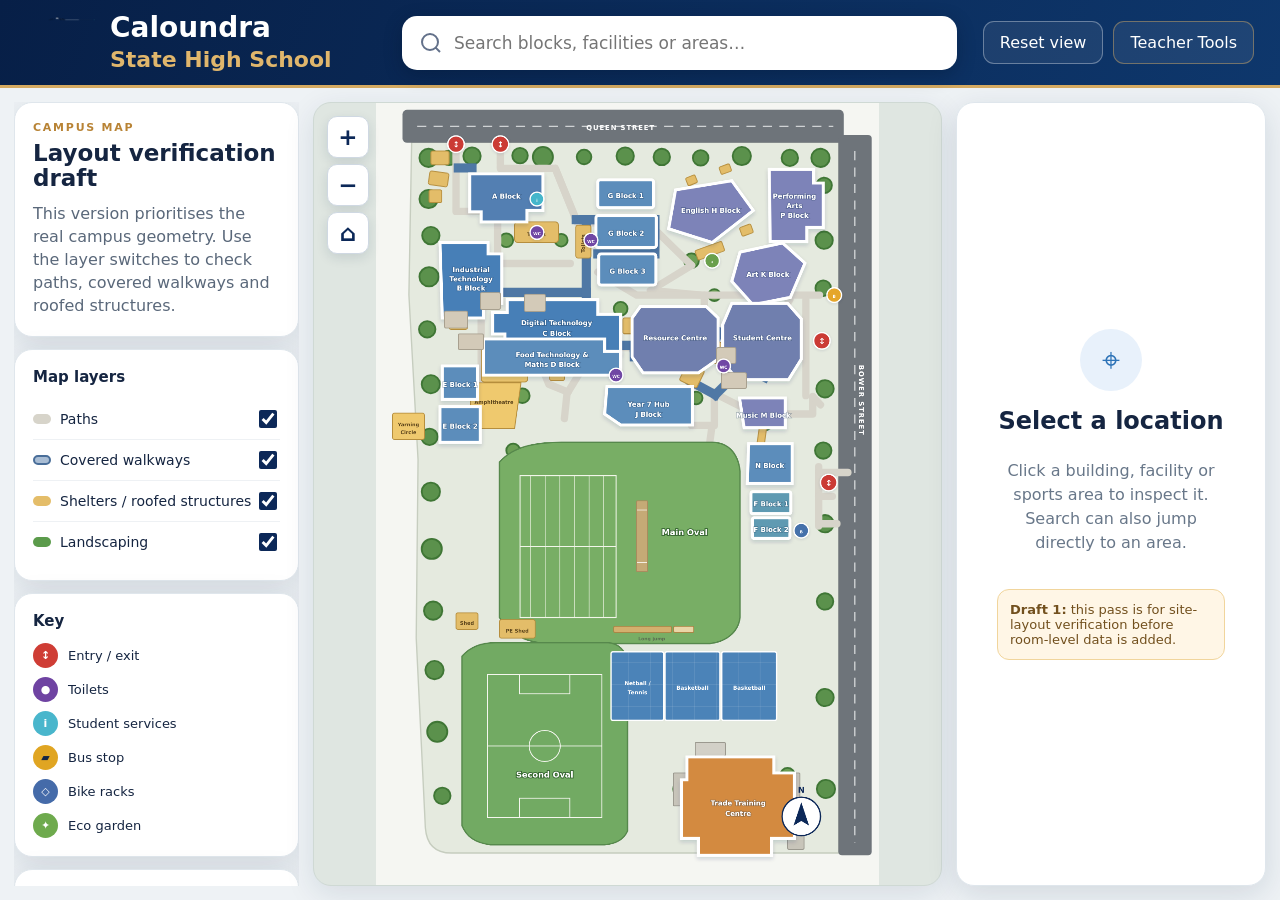
<file: tools/school-map/index.html>
<!doctype html>
<html lang="en">
<head>
  <meta charset="utf-8" />
  <meta name="viewport" content="width=device-width, initial-scale=1" />
  <title>Caloundra State High School | Interactive Campus Map</title>
  <meta name="theme-color" content="#0c2858" />
  <link rel="stylesheet" href="styles.css" />
</head>
<body>
<header class="topbar">
  <div class="brand">
    <img src="[data-uri]...TRUNCATED_FOR_TOOL_LIMIT" alt="Caloundra State High School logo" class="brand-logo" />
    <div class="brand-text">
      <div class="brand-name">Caloundra</div>
      <div class="brand-sub">State High School</div>
    </div>
  </div>
  <div class="search-wrap">
    <svg viewBox="0 0 24 24" aria-hidden="true"><path d="m21 21-4.35-4.35m2.35-5.65a8 8 0 1 1-16 0 8 8 0 0 1 16 0Z"/></svg>
    <input id="searchInput" type="search" autocomplete="off" placeholder="Search blocks, facilities or areas…" aria-label="Search the school map" />
    <div id="searchResults" class="search-results" hidden></div>
  </div>
  <div class="header-actions">
    <button class="header-btn" id="resetViewBtn" title="Reset map view">Reset view</button>
    <a class="header-btn ghost" href="../../index.html">Teacher Tools</a>
  </div>
</header>

<main class="app-shell">
  <aside class="left-panel">
    <section class="panel-card intro-card">
      <div class="eyebrow">CAMPUS MAP</div>
      <h1>Layout verification draft</h1>
      <p>This version prioritises the real campus geometry. Use the layer switches to check paths, covered walkways and roofed structures.</p>
    </section>

    <section class="panel-card layer-card">
      <h2>Map layers</h2>
      <label class="switch-row"><span><i class="swatch path"></i> Paths</span><input type="checkbox" data-layer="paths" checked /></label>
      <label class="switch-row"><span><i class="swatch covered"></i> Covered walkways</span><input type="checkbox" data-layer="covered" checked /></label>
      <label class="switch-row"><span><i class="swatch shelter"></i> Shelters / roofed structures</span><input type="checkbox" data-layer="shelters" checked /></label>
      <label class="switch-row"><span><i class="swatch trees"></i> Landscaping</span><input type="checkbox" data-layer="landscaping" checked /></label>
    </section>

    <section class="panel-card legend-card">
      <h2>Key</h2>
      <div class="legend-grid">
        <div><span class="legend-icon entry">↕</span> Entry / exit</div>
        <div><span class="legend-icon toilet">●</span> Toilets</div>
        <div><span class="legend-icon info">i</span> Student services</div>
        <div><span class="legend-icon bus">▰</span> Bus stop</div>
        <div><span class="legend-icon bike">◇</span> Bike racks</div>
        <div><span class="legend-icon eco">✦</span> Eco garden</div>
      </div>
    </section>

    <section class="panel-card status-card">
      <h2>Accuracy notes</h2>
      <ul>
        <li>Queen Street is shown straight across the northern boundary.</li>
        <li>No invented loop path around the Main Oval.</li>
        <li>No path inserted between the Second Oval and TTC.</li>
        <li>Three G buildings, two E buildings and two F buildings are represented separately.</li>
      </ul>
    </section>
  </aside>

  <section class="map-stage" aria-label="Interactive school map">
    <div class="map-toolbar">
      <button id="zoomIn" aria-label="Zoom in">+</button>
      <button id="zoomOut" aria-label="Zoom out">−</button>
      <button id="fitMap" aria-label="Fit map">⌂</button>
    </div>

    <div class="map-viewport" id="mapViewport">
      <div class="map-transform" id="mapTransform">
        <svg id="campusMap" class="campus-map" viewBox="0 0 1100 1710" role="img" aria-labelledby="mapTitle mapDesc">
          <title id="mapTitle">Caloundra State High School campus map</title>
          <desc id="mapDesc">A simplified top-down map based on the school satellite layout and annotated paths and covered walkways.</desc>
          <defs>
            <filter id="buildingShadow" x="-30%" y="-30%" width="160%" height="160%">
              <feDropShadow dx="0" dy="5" stdDeviation="5" flood-color="#173354" flood-opacity="0.16"/>
            </filter>
            <filter id="softShadow" x="-30%" y="-30%" width="160%" height="160%">
              <feDropShadow dx="0" dy="2" stdDeviation="3" flood-color="#173354" flood-opacity="0.12"/>
            </filter>
            <pattern id="courtLines" width="48" height="48" patternUnits="userSpaceOnUse">
              <path d="M0 24H48M24 0V48" stroke="#fff" stroke-opacity=".18" stroke-width="1"/>
            </pattern>
          </defs>

          <rect width="1100" height="1710" fill="#f5f6f2"/>
          <path d="M78 86 H1012 V1640 H165 Q112 1640 108 1585 L88 1170 L92 780 L72 420 Z" fill="#e5eadf" stroke="#c6cdbf" stroke-width="3"/>
          <rect x="58" y="15" width="965" height="72" rx="10" fill="#6e747a"/>
          <line x1="90" y1="51" x2="1000" y2="51" stroke="#cfd2d4" stroke-width="3" stroke-dasharray="20 16"/>
          <text x="535" y="59" class="road-label">QUEEN STREET</text>
          <rect x="1011" y="70" width="73" height="1575" rx="8" fill="#6e747a"/>
          <line x1="1047" y1="105" x2="1047" y2="1618" stroke="#cfd2d4" stroke-width="3" stroke-dasharray="20 16"/>
          <text x="1056" y="650" transform="rotate(90 1056 650)" class="road-label">BOWER STREET</text>

          <g id="layer-landscaping" class="layer landscaping-layer" opacity="1">
            <g class="tree-row"><circle cx="115" cy="120" r="20"/><circle cx="160" cy="120" r="16"/><circle cx="210" cy="116" r="19"/><circle cx="315" cy="115" r="17"/><circle cx="365" cy="118" r="22"/><circle cx="455" cy="118" r="16"/><circle cx="545" cy="116" r="19"/><circle cx="625" cy="118" r="18"/><circle cx="710" cy="120" r="17"/><circle cx="800" cy="116" r="20"/><circle cx="905" cy="120" r="18"/><circle cx="972" cy="120" r="20"/></g>
            <g class="tree-west"><circle cx="115" cy="210" r="20"/><circle cx="120" cy="290" r="19"/><circle cx="116" cy="380" r="21"/><circle cx="112" cy="495" r="18"/><circle cx="120" cy="615" r="20"/><circle cx="117" cy="730" r="18"/><circle cx="120" cy="850" r="20"/><circle cx="122" cy="975" r="22"/><circle cx="125" cy="1110" r="20"/><circle cx="128" cy="1240" r="20"/><circle cx="134" cy="1375" r="22"/><circle cx="145" cy="1515" r="18"/></g>
            <g class="tree-east"><circle cx="980" cy="180" r="17"/><circle cx="980" cy="300" r="19"/><circle cx="978" cy="405" r="17"/><circle cx="982" cy="625" r="19"/><circle cx="978" cy="760" r="18"/><circle cx="982" cy="920" r="19"/><circle cx="982" cy="1090" r="18"/><circle cx="982" cy="1300" r="19"/><circle cx="984" cy="1500" r="20"/></g>
            <g class="tree-scatter"><circle cx="285" cy="300" r="15"/><circle cx="405" cy="300" r="14"/><circle cx="690" cy="345" r="16"/><circle cx="740" cy="420" r="13"/><circle cx="535" cy="450" r="15"/><circle cx="320" cy="640" r="16"/><circle cx="580" cy="645" r="15"/><circle cx="700" cy="645" r="14"/><circle cx="850" cy="700" r="16"/><circle cx="300" cy="760" r="15"/><circle cx="420" cy="780" r="13"/><circle cx="675" cy="775" r="14"/><circle cx="210" cy="1230" r="17"/><circle cx="320" cy="1240" r="15"/><circle cx="840" cy="1240" r="15"/><circle cx="220" cy="1470" r="16"/><circle cx="665" cy="1500" r="15"/><circle cx="900" cy="1470" r="16"/></g>
          </g>

          <g id="layer-paths" class="layer path-layer">
            <path d="M175 87 V237 H266 V351 H425"/><path d="M272 87 V143 H392 L438 255"/><path d="M392 143 L440 262 H595 L690 355"/><path d="M690 355 L600 410 L712 420 H970"/><path d="M485 370 L570 420 H710"/><path d="M718 420 V540 L690 615"/><path d="M230 420 V585 L405 520"/><path d="M235 530 L230 665"/><path d="M405 520 L355 560 L378 615 L420 632"/><path d="M420 632 L455 575"/><path d="M418 632 L412 690"/><path d="M460 535 H735"/><path d="M735 535 L690 610 L742 636"/><path d="M740 632 V705 L690 705"/><path d="M742 636 L830 680"/><path d="M830 680 H955 V642"/><path d="M955 642 L972 660"/><path d="M735 705 L727 763 L740 795 L775 815"/><path d="M940 430 V640"/><path d="M845 430 L830 455"/><path d="M905 430 L890 455"/><path d="M968 795 V925"/><path d="M968 808 H1032"/><path d="M968 860 H998"/><path d="M968 920 H1008"/>
          </g>

          <g id="layer-covered" class="layer covered-layer">
            <path d="M180 142 H210"/><path d="M190 373 L225 415"/><path d="M225 414 H460"/><path d="M360 415 V462"/><path d="M455 255 H610 V330 H485"/><path d="M460 258 V470"/><path d="M438 255 H485"/><path d="M447 530 H565"/><path d="M565 535 H730"/><path d="M565 535 V555"/><path d="M735 536 L750 500"/><path d="M735 540 L850 600"/><path d="M690 610 L742 638"/><path d="M742 638 L765 615"/>
          </g>

          <g id="layer-shelters" class="layer shelter-layer">
            <g class="shelter" data-name="North-west shelter 1"><rect x="120" y="105" width="40" height="30" rx="4"/></g><g class="shelter" data-name="North-west shelter 2"><rect x="116" y="151" width="42" height="30" rx="4" transform="rotate(8 137 166)"/></g><g class="shelter" data-name="North-west shelter 3"><rect x="116" y="190" width="28" height="28" rx="4"/></g><g class="shelter" data-name="A/C courtyard shelter"><rect x="270" y="215" width="32" height="32" rx="4"/></g><g class="shelter toilets" data-name="Toilets between A and C"><rect x="303" y="260" width="96" height="45" rx="7"/><text x="351" y="288">Toilets</text></g><g class="shelter toilets" data-name="Toilets"><rect x="437" y="267" width="33" height="72" rx="5"/><text x="454" y="307" transform="rotate(-90 454 307)">Toilets</text></g><g class="shelter"><rect x="679" y="160" width="22" height="18" rx="3" transform="rotate(-22 690 169)"/></g><g class="shelter"><rect x="752" y="136" width="24" height="17" rx="3" transform="rotate(-20 764 145)"/></g><g class="shelter"><rect x="797" y="268" width="26" height="20" rx="3" transform="rotate(-20 810 278)"/></g><g class="shelter"><rect x="699" y="312" width="62" height="22" rx="3" transform="rotate(-20 730 323)"/></g><g class="shelter"><rect x="160" y="450" width="40" height="45" rx="4"/></g><g class="shelter"><rect x="540" y="470" width="35" height="35" rx="4"/></g><g class="shelter"><rect x="380" y="575" width="32" height="32" rx="4"/></g><g class="shelter"><rect x="670" y="575" width="42" height="42" rx="4" transform="rotate(26 691 596)"/></g><g class="shelter toilets"><path d="M745 520 l42 18 -20 42 -43 -18 z"/><text x="758" y="552">Toilets</text></g><g class="shelter"><rect x="835" y="700" width="16" height="66" rx="3" transform="rotate(8 843 733)"/></g><g class="shelter special" data-name="D Block shelter / toilets"><rect x="230" y="535" width="102" height="75" rx="7"/><text x="281" y="565">D Block</text><text x="281" y="584">Shelter / Toilets</text></g><g class="shelter special" data-name="Amphitheatre"><path d="M205 612 h112 l-14 100 h-95 z"/><text x="258" y="655">Amphitheatre</text></g><g class="shelter special" data-name="Yarning Circle"><rect x="36" y="678" width="70" height="58" rx="5"/><text x="71" y="704">Yarning</text><text x="71" y="721">Circle</text></g>
          </g>

          <g id="buildings" class="buildings">
            <g class="map-item building admin" data-name="A Block" data-type="Administration / Student Services" data-keywords="A administration office guidance student services psychologist"><path d="M205 155 H365 V235 H330 V260 H230 V238 H205 Z"/><text x="285" y="205">A Block</text></g>
            <g class="map-item building learning" data-name="G Block 1" data-type="Science" data-keywords="G Block 1 science G1"><rect x="485" y="168" width="122" height="61" rx="5"/><text x="546" y="204">G Block 1</text></g><g class="map-item building learning" data-name="G Block 2" data-type="Science" data-keywords="G Block 2 science G2"><rect x="481" y="246" width="132" height="70" rx="5"/><text x="547" y="286">G Block 2</text></g><g class="map-item building learning" data-name="G Block 3" data-type="Science" data-keywords="G Block 3 science G3"><rect x="487" y="330" width="125" height="68" rx="5"/><text x="550" y="369">G Block 3</text></g>
            <g class="map-item building technology" data-name="Industrial Technology B Block" data-type="Industrial Technology" data-keywords="B Block industrial technology workshop"><path d="M140 305 H245 V330 H275 V438 H235 V470 H145 Z"/><text x="208" y="366">Industrial</text><text x="208" y="386">Technology</text><text x="208" y="406">B Block</text></g>
            <g class="map-item building technology" data-name="Digital Technology C Block" data-type="Digital Technology" data-keywords="C Block digital technology computers computer support"><path d="M287 430 H485 V462 H535 V548 H282 V505 H255 V458 H287 Z"/><text x="395" y="482">Digital Technology</text><text x="395" y="505">C Block</text></g>
            <g class="map-item building arts" data-name="English H Block" data-type="English" data-keywords="H Block English"><path d="M655 190 L778 170 L825 235 L735 305 L640 275 Z"/><text x="732" y="236">English H Block</text></g>
            <g class="map-item building arts" data-name="Performing Arts P Block" data-type="Performing Arts" data-keywords="P Block performing arts drama music performance"><path d="M860 145 H957 V175 H978 V272 H942 V303 H862 Z"/><text x="915" y="205">Performing</text><text x="915" y="226">Arts</text><text x="915" y="247">P Block</text></g>
            <g class="map-item building arts" data-name="Art K Block" data-type="Visual Art" data-keywords="K Block art visual arts"><path d="M796 326 L889 306 L938 350 L906 425 L824 441 L778 390 Z"/><text x="857" y="376">Art K Block</text></g>
            <g class="map-item building learning" data-name="Food Technology & Maths D Block" data-type="Food Technology & Mathematics" data-keywords="D Block food technology maths mathematics"><path d="M235 516 H500 V543 H535 V595 H235 Z"/><text x="385" y="552">Food Technology &</text><text x="385" y="573">Maths D Block</text></g>
            <g class="map-item building learning" data-name="E Block 1" data-type="Mathematics" data-keywords="E Block 1 maths mathematics E1"><path d="M145 575 H222 V648 H145 Z"/><text x="184" y="617">E Block 1</text></g><g class="map-item building learning" data-name="E Block 2" data-type="Mathematics" data-keywords="E Block 2 maths mathematics E2"><path d="M140 664 H228 V742 H140 Z"/><text x="184" y="708">E Block 2</text></g>
            <g class="map-item building support" data-name="Resource Centre" data-type="Library / Learning" data-keywords="resource centre library study learning"><path d="M578 445 H722 L748 470 V560 L705 590 H584 L560 555 V470 Z"/><text x="654" y="515">Resource Centre</text></g>
            <g class="map-item building support" data-name="Student Centre" data-type="Student Support" data-keywords="student centre counter sick bay"><path d="M778 438 H900 L930 472 V560 L902 605 H790 L758 565 V485 Z"/><text x="845" y="515">Student Centre</text></g>
            <g class="map-item building learning" data-name="Year 7 Hub J Block" data-type="Year 7 Learning" data-keywords="J Block Year 7 hub year seven"><path d="M505 620 H692 V704 H535 L500 680 Z"/><text x="596" y="660">Year 7 Hub</text><text x="596" y="682">J Block</text></g>
            <g class="map-item building arts" data-name="Music M Block" data-type="Music" data-keywords="M Block music"><path d="M795 645 H895 V710 H805 Z"/><text x="847" y="684">Music M Block</text></g>
            <g class="map-item building learning" data-name="N Block" data-type="Humanities" data-keywords="N Block humanities"><path d="M815 745 H910 V832 H812 Z"/><text x="861" y="794">N Block</text></g><g class="map-item building inclusive" data-name="F Block 1" data-type="Inclusive Learning" data-keywords="F Block inclusive learning F1"><rect x="820" y="850" width="87" height="48" rx="4"/><text x="864" y="878">F Block 1</text></g><g class="map-item building inclusive" data-name="F Block 2" data-type="Inclusive Learning" data-keywords="F Block inclusive learning F2"><rect x="823" y="907" width="82" height="45" rx="4"/><text x="864" y="934">F Block 2</text></g>
            <g class="small-roof" data-name="Covered shelter"><rect x="150" y="455" width="50" height="37" rx="3"/></g><g class="small-roof" data-name="Covered shelter"><rect x="228" y="415" width="44" height="36" rx="3"/></g><g class="small-roof" data-name="Covered shelter"><rect x="325" y="418" width="45" height="38" rx="3"/></g><g class="small-roof" data-name="Covered shelter"><rect x="180" y="505" width="55" height="34" rx="3"/></g><g class="small-roof" data-name="Covered shelter"><rect x="745" y="535" width="42" height="34" rx="3"/></g><g class="small-roof" data-name="Covered shelter"><rect x="755" y="590" width="55" height="34" rx="3"/></g>
          </g>

          <g id="facilities" class="facilities">
            <g class="map-item facility entry-point" data-name="Queen Street Entry 1" data-type="Entry / Exit" data-keywords="entry exit Queen Street gate entrance"><circle cx="175" cy="90" r="18"/><text x="175" y="97">↕</text></g><g class="map-item facility entry-point" data-name="Queen Street Entry 2" data-type="Entry / Exit" data-keywords="entry exit Queen Street gate entrance"><circle cx="272" cy="90" r="18"/><text x="272" y="97">↕</text></g><g class="map-item facility entry-point" data-name="Student Centre Entry" data-type="Entry / Exit" data-keywords="entry exit Student Centre Bower Street gate entrance"><circle cx="975" cy="520" r="18"/><text x="975" y="527">↕</text></g><g class="map-item facility entry-point" data-name="N Block Entry" data-type="Entry / Exit" data-keywords="entry exit N Block Bower Street gate entrance"><circle cx="990" cy="830" r="18"/><text x="990" y="837">↕</text></g>
            <g class="map-item facility toilet-point" data-name="A/C Toilets" data-type="Toilets" data-keywords="toilet toilets bathroom"><circle cx="352" cy="283" r="15"/><text x="352" y="289">WC</text></g><g class="map-item facility toilet-point" data-name="G Block Toilets" data-type="Toilets" data-keywords="toilet toilets bathroom"><circle cx="470" cy="300" r="15"/><text x="470" y="306">WC</text></g><g class="map-item facility toilet-point" data-name="Student Centre Toilets" data-type="Toilets" data-keywords="toilet toilets bathroom"><circle cx="760" cy="575" r="15"/><text x="760" y="581">WC</text></g><g class="map-item facility toilet-point" data-name="J Block Toilets" data-type="Toilets" data-keywords="toilet toilets bathroom"><circle cx="525" cy="595" r="15"/><text x="525" y="601">WC</text></g>
            <g class="map-item facility info-point" data-name="Student Services" data-type="Student Services" data-keywords="guidance counsellor psychologist student services"><circle cx="352" cy="210" r="15"/><text x="352" y="216">i</text></g><g class="map-item facility bus-point" data-name="Bus Stop" data-type="Transport" data-keywords="bus bus stop transport"><circle cx="1002" cy="420" r="16"/><text x="1002" y="426">B</text></g><g class="map-item facility bike-point" data-name="Bike Racks" data-type="Transport" data-keywords="bike bicycle racks"><circle cx="930" cy="935" r="16"/><text x="930" y="941">B</text></g><g class="map-item facility eco-point" data-name="Eco Garden" data-type="Garden" data-keywords="eco garden"><circle cx="735" cy="345" r="16"/><text x="735" y="351">✦</text></g>
          </g>

          <g class="map-item sports-area" data-name="Main Oval" data-type="Sport & Recreation" data-keywords="main oval rugby league cricket long jump sport"><path d="M270 785 C300 752 345 742 405 742 H735 C770 742 792 766 796 805 V1125 C792 1158 765 1178 730 1182 H390 C330 1183 290 1162 270 1125 Z" fill="#78ae65" stroke="#56884c" stroke-width="3"/><text x="675" y="945" class="area-label">Main Oval</text><rect x="315" y="815" width="210" height="310" fill="none" stroke="#f2f6e9" stroke-width="2.3"/><line x1="315" y1="970" x2="525" y2="970" stroke="#f2f6e9" stroke-width="2"/><g stroke="#f2f6e9" stroke-width="1.5" opacity=".9"><line x1="338" y1="815" x2="338" y2="1125"/><line x1="370" y1="815" x2="370" y2="1125"/><line x1="402" y1="815" x2="402" y2="1125"/><line x1="434" y1="815" x2="434" y2="1125"/><line x1="466" y1="815" x2="466" y2="1125"/><line x1="498" y1="815" x2="498" y2="1125"/></g><rect x="570" y="870" width="24" height="155" rx="2" fill="#c5aa76" stroke="#a78c5d" stroke-width="2"/><line x1="571" y1="890" x2="593" y2="890" stroke="#fff" stroke-width="1.6"/><line x1="571" y1="1005" x2="593" y2="1005" stroke="#fff" stroke-width="1.6"/><rect x="520" y="1144" width="126" height="14" rx="3" fill="#d3b06e" stroke="#a98645" stroke-width="2"/><rect x="651" y="1144" width="44" height="14" rx="3" fill="#e9d6a7" stroke="#a98645" stroke-width="2"/><text x="603" y="1175" class="micro-label">Long jump</text></g>

          <g id="south-shelters" class="layer shelter-layer"><g class="map-item shelter south" data-name="Shed" data-type="Shed"><rect x="175" y="1115" width="48" height="36" rx="4"/><text x="199" y="1138">Shed</text></g><g class="map-item shelter south" data-name="PE Shed" data-type="Physical Education"><rect x="270" y="1130" width="78" height="40" rx="4"/><text x="309" y="1155">PE Shed</text></g></g>

          <g class="map-item sports-area" data-name="Second Oval" data-type="Soccer" data-keywords="second oval soccer football"><path d="M188 1210 C205 1190 230 1180 262 1180 H508 C530 1182 545 1196 550 1220 V1592 C542 1610 525 1620 500 1622 H250 C218 1618 198 1605 188 1580 Z" fill="#72aa63" stroke="#56884c" stroke-width="3"/><rect x="244" y="1250" width="250" height="312" fill="none" stroke="#f4f6ee" stroke-width="2"/><line x1="244" y1="1406" x2="494" y2="1406" stroke="#f4f6ee" stroke-width="2"/><circle cx="369" cy="1406" r="34" fill="none" stroke="#f4f6ee" stroke-width="2"/><rect x="314" y="1250" width="110" height="42" fill="none" stroke="#f4f6ee" stroke-width="2"/><rect x="314" y="1520" width="110" height="42" fill="none" stroke="#f4f6ee" stroke-width="2"/><text x="369" y="1475" class="area-label">Second Oval</text></g>
          <g class="sports-courts"><g class="map-item court" data-name="Netball / Tennis Courts" data-type="Sport & Recreation" data-keywords="netball tennis court courts"><rect x="514" y="1200" width="115" height="150" rx="4"/><rect x="514" y="1200" width="115" height="150" rx="4" fill="url(#courtLines)"/><text x="572" y="1270">Netball /</text><text x="572" y="1290">Tennis</text></g><g class="map-item court" data-name="Basketball Court 1" data-type="Sport & Recreation" data-keywords="basketball court"><rect x="632" y="1200" width="120" height="150" rx="4"/><rect x="632" y="1200" width="120" height="150" rx="4" fill="url(#courtLines)"/><text x="692" y="1280">Basketball</text></g><g class="map-item court" data-name="Basketball Court 2" data-type="Sport & Recreation" data-keywords="basketball court"><rect x="756" y="1200" width="120" height="150" rx="4"/><rect x="756" y="1200" width="120" height="150" rx="4" fill="url(#courtLines)"/><text x="816" y="1280">Basketball</text></g></g>
          <g class="south-roofs" id="ttc-roofs"><rect x="650" y="1465" width="38" height="72" rx="3" fill="#c8c5ba" stroke="#9b998f" stroke-width="2"/><rect x="875" y="1465" width="52" height="58" rx="3" fill="#c8c5ba" stroke="#9b998f" stroke-width="2"/><rect x="900" y="1550" width="36" height="82" rx="3" fill="#c8c5ba" stroke="#9b998f" stroke-width="2"/><rect x="698" y="1398" width="66" height="30" rx="3" fill="#d2d0c7" stroke="#9b998f" stroke-width="2"/></g>
          <g class="map-item building specialist" data-name="Trade Training Centre" data-type="Trade Training" data-keywords="TTC trade training centre"><path d="M680 1430 H870 V1465 H915 V1608 H865 V1645 H705 V1608 H668 V1480 H680 Z"/><text x="792" y="1532">Trade Training</text><text x="792" y="1555">Centre</text></g>
          <g class="north-arrow" transform="translate(930 1560)"><circle r="42"/><path d="M0 -31 L17 20 L0 10 L-17 20 Z"/><text x="0" y="-52">N</text></g>
        </svg>
      </div>
    </div>
  </section>

  <aside class="right-panel" id="detailPanel">
    <div class="detail-empty" id="detailEmpty"><div class="empty-icon">⌖</div><h2>Select a location</h2><p>Click a building, facility or sports area to inspect it. Search can also jump directly to an area.</p><div class="draft-callout"><strong>Draft 1:</strong> this pass is for site-layout verification before room-level data is added.</div></div>
    <div class="detail-content" id="detailContent" hidden><button class="close-detail" id="closeDetail" aria-label="Close details">×</button><div class="detail-badge" id="detailType">Building</div><h2 id="detailName">Location</h2><p id="detailDescription"></p><div class="detail-section"><h3>Rooms & facilities</h3><p class="muted">Room-level information will be added after the physical map layout is approved.</p></div><button class="primary-btn" id="focusBtn">Focus on map</button></div>
  </aside>
</main>
<script src="app.js"></script>
</body>
</html>
</file>
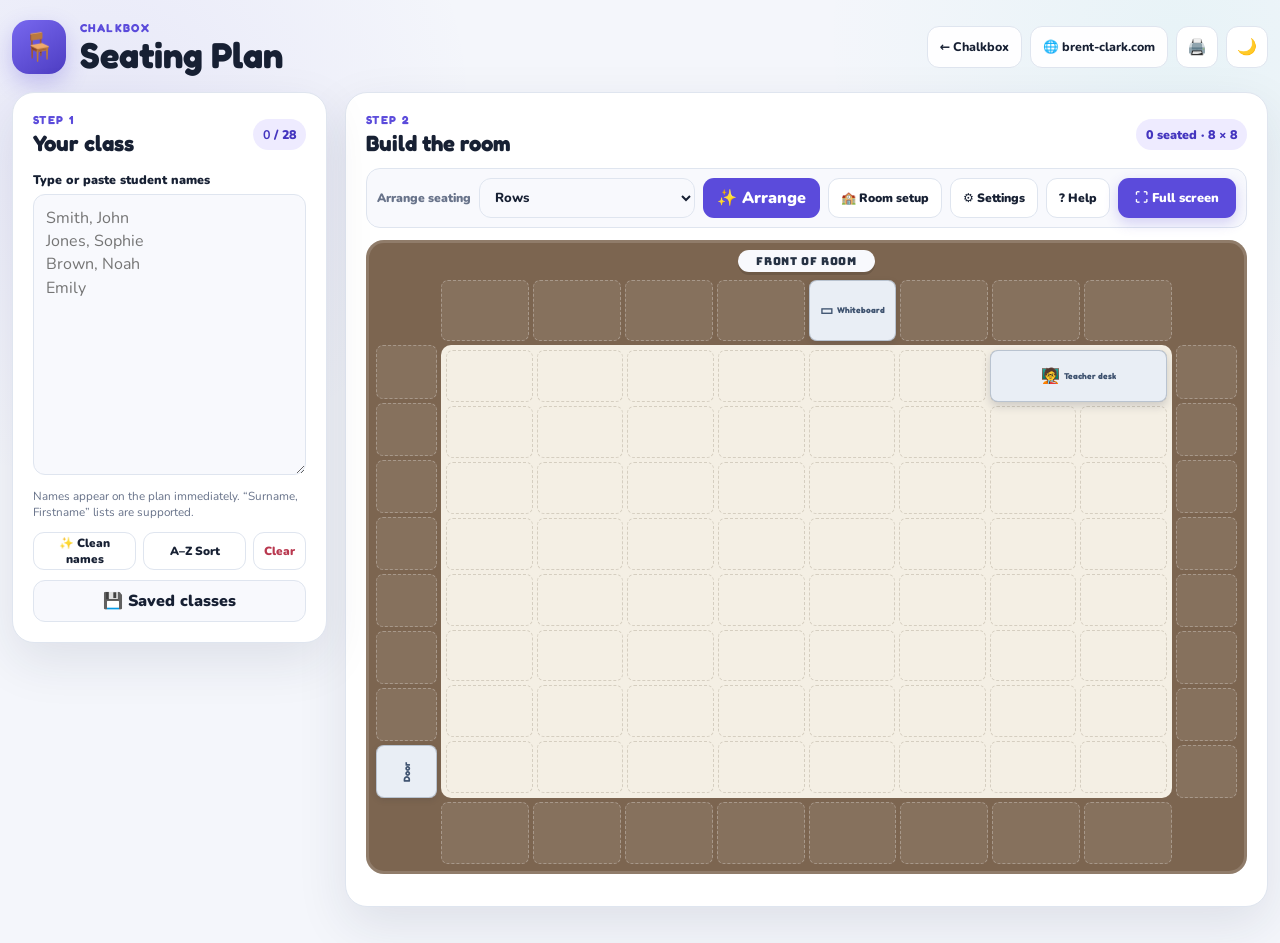
<file: tools/seating-plan/index.html>
<!doctype html>
<html lang="en">
<head>
  <meta charset="utf-8">
  <meta name="viewport" content="width=device-width, initial-scale=1">
  <meta name="theme-color" content="#5b4bdb">
  <meta name="description" content="A flexible drag-and-drop classroom seating plan for Chalkbox.">
  <title>Seating Plan | Chalkbox</title>
  <link rel="icon" type="image/svg+xml" href="../../favicon.svg?v=5">
  <link rel="shortcut icon" href="../../favicon.svg?v=5">
  <link rel="preconnect" href="https://fonts.googleapis.com">
  <link rel="preconnect" href="https://fonts.gstatic.com" crossorigin>
  <link href="https://fonts.googleapis.com/css2?family=Bungee&family=Fredoka:wght@500;600;700&family=Nunito:wght@500;700;800;900&display=swap" rel="stylesheet">
  <link rel="stylesheet" href="../../assets/css/teacher-tools.css">
  <link rel="stylesheet" href="styles.css">
  <link rel="stylesheet" href="presentation-view.css">
  <style>
    .perimeter-rail > .fixture-card { z-index: 4; }
    .window-fixture-card {
      background:
        linear-gradient(90deg, transparent 48%, rgba(54,110,145,.28) 48% 52%, transparent 52%),
        linear-gradient(180deg, transparent 48%, rgba(54,110,145,.20) 48% 52%, transparent 52%),
        #dff4ff;
      color: #28506b;
      border-color: rgba(54,110,145,.4);
    }
    html[data-theme="dark"] .window-fixture-card {
      background:
        linear-gradient(90deg, transparent 48%, rgba(180,225,255,.22) 48% 52%, transparent 52%),
        linear-gradient(180deg, transparent 48%, rgba(180,225,255,.16) 48% 52%, transparent 52%),
        #263f51;
      color: #d8f2ff;
      border-color: rgba(180,225,255,.35);
    }
    .window-size-controls { display:flex; align-items:center; flex-wrap:wrap; gap:7px; }

    /* Keep wall-item labels readable when placed on the left or right wall. */
    .perimeter-rail.vertical .window-fixture-card,
    .perimeter-rail.vertical .door-fixture-card {
      overflow: hidden;
    }
    .perimeter-rail.vertical .window-fixture-card .fixture-icon,
    .perimeter-rail.vertical .door-fixture-card .fixture-icon {
      display: none;
    }
    .perimeter-rail.vertical .window-fixture-card .fixture-label,
    .perimeter-rail.vertical .door-fixture-card .fixture-label {
      writing-mode: vertical-rl;
      text-orientation: mixed;
      transform: rotate(180deg);
      width: auto;
      max-width: 100%;
      max-height: 100%;
      overflow: visible;
      text-overflow: clip;
      white-space: nowrap;
      line-height: 1;
    }
  </style>
</head>
<body>
  <main class="app-shell">
    <header class="topbar">
      <div class="brand-lockup">
        <span class="tool-badge" aria-hidden="true">🪑</span>
        <div>
          <p class="eyebrow">Chalkbox</p>
          <h1>Seating Plan</h1>
        </div>
      </div>
      <div class="top-actions">
        <a class="header-nav-link" href="../../" title="Back to Chalkbox">← Chalkbox</a>
        <a class="header-nav-link" href="https://www.brent-clark.com/" target="_blank" rel="noopener" title="Open brent-clark.com">🌐 brent-clark.com</a>
        <button class="icon-button" id="printBtn" type="button" title="Print seating plan" aria-label="Print seating plan">🖨️</button>
        <button class="icon-button" id="themeBtn" type="button" title="Turn on dark mode" aria-label="Turn on dark mode" aria-pressed="false">🌙</button>
      </div>
    </header>

    <section class="layout-grid">
      <aside class="class-panel panel">
        <div class="panel-heading">
          <div>
            <p class="eyebrow">Step 1</p>
            <h2>Your class</h2>
          </div>
          <span class="count-pill"><strong id="studentCount">0</strong> / 28</span>
        </div>

        <label class="field-label" for="namesInput">Type or paste student names</label>
        <textarea id="namesInput" rows="11" aria-describedby="rosterHelp rosterWarning" spellcheck="false" placeholder="Smith, John&#10;Jones, Sophie&#10;Brown, Noah&#10;Emily"></textarea>
        <p class="helper" id="rosterHelp">Names appear on the plan immediately. “Surname, Firstname” lists are supported.</p>
        <p id="rosterWarning" class="roster-warning" role="alert" hidden></p>

        <div class="compact-actions">
          <button class="soft-button" id="cleanBtn" type="button">✨ Clean names</button>
          <button class="soft-button" id="sortBtn" type="button">A–Z Sort</button>
          <button class="soft-button danger-quiet" id="clearBtn" type="button">Clear</button>
        </div>

        <div class="saved-class-box" aria-label="Saved classes">
          <div class="saved-class-heading">
            <span>💾 Saved classes</span>
            <small>Shared with Student Picker</small>
          </div>
          <div class="saved-class-row">
            <select id="savedClassSelect" aria-label="Choose a saved class">
              <option value="">Choose saved class…</option>
            </select>
            <button id="loadClassBtn" class="soft-button" type="button">Load</button>
            <button id="deleteClassBtn" class="soft-button danger-quiet" type="button">Delete</button>
          </div>
          <div class="saved-class-row save-row">
            <input id="classNameInput" type="text" maxlength="40" placeholder="Class name, e.g. 9 STEM" aria-label="Name for saved class">
            <button id="saveClassBtn" class="soft-button" type="button">Save class</button>
          </div>
          <p class="save-note">Saving a class here also saves its current seating positions and room layout.</p>
        </div>

        <div class="mobile-plan-jump">
          <button id="showPlanBtn" class="soft-button" type="button">🪑 Show seating plan</button>
        </div>
      </aside>

      <section class="plan-panel panel" id="planPanel">
        <div class="panel-heading plan-heading">
          <div>
            <p class="eyebrow">Step 2</p>
            <h2>Build the room</h2>
          </div>
          <div class="plan-status"><span id="placedCount">0</span> seated · <span id="gridStatus">8 × 8</span></div>
        </div>

        <div class="toolbars">
          <div class="toolbar-group arrange-group">
            <div class="toolbar-label">Auto arrange</div>
            <select id="arrangementSelect" aria-label="Automatic seating arrangement">
              <option value="rows">Rows</option>
              <option value="pairs">Pairs + aisles</option>
              <option value="groups">Groups</option>
              <option value="ushape">U-shape</option>
              <option value="random">Random</option>
            </select>
            <label id="groupSizeWrap" class="inline-number" hidden>Group size
              <input id="groupSize" type="number" min="2" max="8" value="4" aria-label="Students per group">
            </label>
            <button id="arrangeBtn" class="primary-button" type="button">✨ Arrange</button>
          </div>

          <div class="toolbar-group grid-size-group">
            <div class="toolbar-label">Student grid size</div>
            <label class="inline-number">Across
              <input id="gridCols" type="number" min="4" max="12" value="8" aria-label="Grid columns">
            </label>
            <span class="times-mark" aria-hidden="true">×</span>
            <label class="inline-number">Deep
              <input id="gridRows" type="number" min="4" max="12" value="8" aria-label="Grid rows">
            </label>
            <button id="applyGridBtn" class="soft-button" type="button">Resize</button>
          </div>

          <div class="toolbar-group colour-group">
            <div class="toolbar-label">Colour scheme</div>
            <select id="schemeSelect" aria-label="Student colour scheme">
              <option value="pastel">Random pastels</option>
              <option value="bright">Bright colours</option>
              <option value="cool">Cool colours</option>
              <option value="warm">Warm colours</option>
              <option value="rainbow">Rainbow</option>
              <option value="single">Single colour</option>
            </select>
            <input id="singleColour" class="colour-input" type="color" value="#8d7cff" aria-label="Single student colour">
            <button id="applySchemeBtn" class="soft-button" type="button">Apply</button>
          </div>
        </div>

        <div class="room-tools">
          <div class="room-tool-copy">
            <strong>Room items</strong>
            <span>Whiteboards, doors, screens and windows live on the outside border. Teacher desks sit inside the student grid.</span>
          </div>
          <div class="room-tool-buttons">
            <button class="fixture-button" type="button" data-fixture="teacher">🧑‍🏫 Teacher desk</button>
            <button class="fixture-button" type="button" data-fixture="door">🚪 Door</button>
            <button class="fixture-button" type="button" data-fixture="whiteboard">▭ Whiteboard</button>
            <button class="fixture-button" type="button" data-fixture="screen">🖥️ Screen</button>
            <button class="fixture-button" type="button" data-fixture="window">🪟 Window</button>
            <button id="clearFixturesBtn" class="soft-button danger-quiet" type="button">Clear room items</button>
          </div>
        </div>

        <div class="saved-room-box" aria-label="Saved classroom layouts">
          <div class="saved-room-heading">
            <div>
              <strong>🏫 Saved classroom layouts</strong>
              <span>Save the room shape and fixtures separately from a class.</span>
            </div>
          </div>
          <div class="saved-room-controls">
            <select id="savedRoomSelect" aria-label="Choose a saved classroom layout">
              <option value="">Choose saved layout…</option>
            </select>
            <button id="loadRoomBtn" class="soft-button" type="button">Load</button>
            <button id="deleteRoomBtn" class="soft-button danger-quiet" type="button">Delete</button>
            <input id="roomNameInput" type="text" maxlength="40" placeholder="Room name, e.g. B4" aria-label="Name for classroom layout">
            <button id="saveRoomBtn" class="soft-button" type="button">Save layout</button>
          </div>
        </div>

        <div class="selection-bar" id="selectionBar" hidden>
          <div>
            <span class="selection-kicker">Selected student</span>
            <strong id="selectedStudentName">Student</strong>
          </div>
          <div class="student-colours" aria-label="Student colour options">
            <button class="colour-swatch" type="button" data-colour="#fde4ef" style="--swatch:#fde4ef" aria-label="Pink pastel"></button>
            <button class="colour-swatch" type="button" data-colour="#fff0c9" style="--swatch:#fff0c9" aria-label="Yellow pastel"></button>
            <button class="colour-swatch" type="button" data-colour="#dff1ff" style="--swatch:#dff1ff" aria-label="Blue pastel"></button>
            <button class="colour-swatch" type="button" data-colour="#dff7ef" style="--swatch:#dff7ef" aria-label="Green pastel"></button>
            <button class="colour-swatch" type="button" data-colour="#e8e0ff" style="--swatch:#e8e0ff" aria-label="Purple pastel"></button>
            <input id="studentColour" class="colour-input" type="color" value="#8d7cff" aria-label="Custom colour for selected student">
            <button id="closeSelectionBtn" class="text-button" type="button">Done</button>
          </div>
        </div>

        <div class="selection-bar fixture-selection" id="fixtureSelectionBar" hidden>
          <div>
            <span class="selection-kicker">Selected room item</span>
            <strong id="selectedFixtureName">Room item</strong>
          </div>
          <div class="fixture-selection-actions">
            <div id="teacherSizeControls" class="teacher-size-controls" hidden>
              <label class="inline-number">Width
                <input id="teacherDeskWidth" type="number" min="1" max="4" value="2" aria-label="Teacher desk width in grid squares">
              </label>
              <label class="inline-number">Depth
                <input id="teacherDeskHeight" type="number" min="1" max="3" value="1" aria-label="Teacher desk depth in grid squares">
              </label>
              <button id="applyTeacherSizeBtn" class="soft-button" type="button">Resize desk</button>
            </div>
            <div id="windowSizeControls" class="window-size-controls" hidden>
              <label class="inline-number">Length
                <input id="windowSpan" type="number" min="1" max="12" value="3" aria-label="Window length in border grid spaces">
              </label>
              <button id="applyWindowSizeBtn" class="soft-button" type="button">Resize window</button>
            </div>
            <button id="removeSelectedFixtureBtn" class="soft-button danger-quiet" type="button">Remove</button>
            <button id="closeFixtureSelectionBtn" class="text-button" type="button">Done</button>
          </div>
        </div>

        <div class="plan-instructions">
          <span>↕ Drag students and the teacher desk inside the grid</span>
          <span>↔ Drag doors, whiteboards, screens and windows around the outside border</span>
          <span>↔ Select a window to change how many border spaces it spans</span>
          <span>👆 On touch screens: tap an item, then tap its destination</span>
        </div>

        <div class="room-scroll" id="roomScroll">
          <div class="room-frame">
            <div class="front-label">FRONT OF ROOM</div>
            <div class="room-layout" id="roomLayout">
              <div id="topRail" class="perimeter-rail horizontal top-rail" aria-label="Front wall"></div>
              <div id="leftRail" class="perimeter-rail vertical left-rail" aria-label="Left wall"></div>
              <div id="classroomGrid" class="classroom-grid" role="grid" aria-label="8 by 8 classroom seating grid"></div>
              <div id="rightRail" class="perimeter-rail vertical right-rail" aria-label="Right wall"></div>
              <div id="bottomRail" class="perimeter-rail horizontal bottom-rail" aria-label="Back wall"></div>
            </div>
          </div>
        </div>

        <div class="plan-footer-actions">
          <button id="resetRoomBtn" class="soft-button" type="button">↺ Reset default room</button>
          <button id="clearPositionsBtn" class="soft-button" type="button">↔ Re-seat students</button>
          <button id="presentationBtn" class="soft-button presentation-launch" type="button" aria-pressed="false">⛶ Full screen</button>
          <span class="autosave-note">Changes are automatically remembered in this browser.</span>
        </div>
      </section>
    </section>
  </main>

  <button id="presentationExitBtn" class="presentation-exit" type="button" aria-label="Exit full screen seating view">✕ Exit full screen</button>
  <div id="toast" class="toast" role="status" aria-live="polite"></div>
  <script src="app.js"></script>
  <script src="footprint-drag.js"></script>
  <script src="group-layout-fix.js"></script>
  <script src="presentation-view.js"></script>
</body>
</html>
</file>
<file: assets/css/teacher-tools.css>
:root {
  --tt-font: Inter, ui-sans-serif, system-ui, -apple-system, BlinkMacSystemFont, "Segoe UI", sans-serif;
  --tt-radius: 18px;
  --tt-radius-sm: 12px;
  --tt-shadow: 0 18px 50px rgba(15, 23, 42, .12);
}

* { box-sizing: border-box; }
html { color-scheme: light; }
body { margin: 0; font-family: var(--tt-font); }
button, input, textarea, select { font: inherit; }
button { cursor: pointer; }
button:disabled { cursor: not-allowed; opacity: .55; }
.visually-hidden {
  position: absolute !important;
  width: 1px !important;
  height: 1px !important;
  padding: 0 !important;
  margin: -1px !important;
  overflow: hidden !important;
  clip: rect(0, 0, 0, 0) !important;
  white-space: nowrap !important;
  border: 0 !important;
}

/* Shared Teacher Tools header navigation */
.header-nav-link {
  display: inline-flex;
  align-items: center;
  justify-content: center;
  min-height: 42px;
  padding: 0 12px;
  border: 1px solid #dfe5ef;
  border-radius: 12px;
  background: rgba(255,255,255,.94);
  color: #172033;
  font-size: .78rem;
  font-weight: 800;
  line-height: 1;
  text-decoration: none;
  white-space: nowrap;
}
.header-nav-link:hover {
  border-color: #5b4bdb;
  color: #4435bf;
}

/* A light active tab in dark mode must retain dark label text. */
html[data-theme="dark"] .workspace-tab.active {
  color: #172033 !important;
}
html[data-theme="dark"] .header-nav-link {
  border-color: #34405a;
  background: #1a2233;
  color: #eef1f7;
}
html[data-theme="dark"] .header-nav-link:hover {
  border-color: #8d7cff;
  color: #ffffff;
}

/* Seating Plan: simple three-row Step 2 toolbar. */
#planPanel .toolbars {
  display: grid !important;
  grid-template-columns: 1fr !important;
  gap: 0 !important;
  width: 100% !important;
  min-width: 0 !important;
  padding: 5px 12px !important;
  border: 1px solid var(--line) !important;
  border-radius: 14px !important;
  background: var(--panel-soft) !important;
  overflow: hidden !important;
}

#planPanel .toolbar-group {
  width: 100% !important;
  min-width: 0 !important;
  min-height: 48px !important;
  padding: 7px 0 !important;
  gap: 8px !important;
  border: 0 !important;
  border-radius: 0 !important;
  background: transparent !important;
  align-items: center !important;
  align-content: center !important;
}

#planPanel .toolbar-group + .toolbar-group {
  border-top: 1px solid var(--line) !important;
}

#planPanel .toolbar-group .toolbar-label,
#planPanel .toolbar-group .inline-number,
#planPanel .toolbar-group .times-mark,
#planPanel .toolbar-group select,
#planPanel .toolbar-group input[type="number"],
#planPanel .toolbar-group .soft-button,
#planPanel .toolbar-group .primary-button {
  font-family: "Nunito", ui-sans-serif, system-ui, sans-serif !important;
}

#planPanel .toolbar-group .toolbar-label {
  grid-column: auto !important;
  margin: 0 !important;
  color: var(--muted) !important;
  font-size: .78rem !important;
  font-weight: 900 !important;
  line-height: 1.1 !important;
  white-space: nowrap !important;
}

#planPanel .toolbar-group .inline-number,
#planPanel .toolbar-group .times-mark {
  color: var(--muted) !important;
  font-size: .78rem !important;
  font-weight: 800 !important;
  line-height: 1 !important;
}

#planPanel .toolbar-group select,
#planPanel .toolbar-group input[type="number"],
#planPanel .toolbar-group .soft-button,
#planPanel .toolbar-group .primary-button {
  min-height: 36px !important;
  height: 36px !important;
  min-width: 0 !important;
  font-size: .82rem !important;
  font-weight: 800 !important;
  line-height: 1 !important;
  border-radius: 10px !important;
}

#planPanel .toolbar-group select {
  width: 100% !important;
  padding: 0 30px 0 10px !important;
}

/* Keep native number spinners, but reserve enough room for two-digit values in every browser. */
#planPanel input[type="number"] {
  width: 66px !important;
  min-width: 66px !important;
  padding: 0 22px 0 10px !important;
  text-align: left !important;
  font-variant-numeric: tabular-nums;
}

#planPanel .inline-number {
  grid-template-columns: auto 66px !important;
}

/* Row 1: arrangement */
#planPanel .arrange-group {
  display: grid !important;
  grid-template-columns: 112px minmax(150px, 1fr) auto auto !important;
}

#planPanel .arrange-group .inline-number {
  display: grid !important;
  grid-template-columns: auto 66px !important;
  align-items: center !important;
  gap: 5px !important;
  white-space: nowrap !important;
}

#planPanel .arrange-group .inline-number input {
  width: 66px !important;
  min-width: 66px !important;
}

#planPanel .arrange-group .primary-button {
  padding: 0 14px !important;
  white-space: nowrap !important;
}

/* Row 2: student grid */
#planPanel .grid-size-group {
  display: grid !important;
  grid-template-columns: 112px auto auto auto auto !important;
  justify-content: start !important;
}

#planPanel .grid-size-group .inline-number {
  display: grid !important;
  grid-template-columns: auto 66px !important;
  align-items: center !important;
  gap: 5px !important;
  white-space: nowrap !important;
}

#planPanel .grid-size-group .inline-number input {
  width: 66px !important;
  min-width: 66px !important;
}

#planPanel .grid-size-group .times-mark {
  padding: 0 2px !important;
  align-self: center !important;
}

#planPanel .grid-size-group .soft-button {
  padding: 0 12px !important;
  white-space: nowrap !important;
}

/* Row 3: colours */
#planPanel .colour-group {
  display: grid !important;
  grid-template-columns: 112px minmax(180px, 1fr) 38px auto !important;
}

#planPanel .colour-group .colour-input {
  width: 38px !important;
  height: 36px !important;
  min-width: 38px !important;
  border-radius: 9px !important;
}

#planPanel .colour-group .soft-button {
  padding: 0 13px !important;
  white-space: nowrap !important;
}

/* Room items should never force the page wider. */
#planPanel .room-tools {
  min-width: 0 !important;
  margin-top: 8px !important;
  padding: 8px 10px !important;
}

#planPanel .room-tool-copy strong,
#planPanel .room-tool-copy span,
#planPanel .room-tool-buttons button {
  font-family: "Nunito", ui-sans-serif, system-ui, sans-serif !important;
}

#planPanel .room-tool-copy strong {
  font-size: .82rem !important;
  font-weight: 900 !important;
}

#planPanel .room-tool-copy span {
  font-size: .72rem !important;
}

#planPanel .room-tool-buttons {
  min-width: 0 !important;
  flex-wrap: wrap !important;
}

#planPanel .room-tool-buttons button {
  min-height: 34px !important;
  font-size: .74rem !important;
}

/* On narrower screens each toolbar row becomes a tidy two-line block. */
@media (max-width: 760px) {
  #planPanel .toolbars {
    padding: 5px 9px !important;
  }

  #planPanel .arrange-group,
  #planPanel .grid-size-group,
  #planPanel .colour-group {
    grid-template-columns: 1fr auto !important;
    gap: 7px !important;
  }

  #planPanel .toolbar-group .toolbar-label {
    grid-column: 1 / -1 !important;
  }

  #planPanel .arrange-group select,
  #planPanel .colour-group select {
    grid-column: 1 !important;
  }

  #planPanel .arrange-group .inline-number {
    grid-column: 1 !important;
    justify-self: start !important;
  }

  #planPanel .arrange-group .primary-button {
    grid-column: 2 !important;
    grid-row: 2 !important;
  }

  #planPanel .grid-size-group {
    grid-template-columns: auto auto auto auto !important;
  }

  #planPanel .grid-size-group .toolbar-label {
    grid-column: 1 / -1 !important;
  }

  #planPanel .colour-group {
    grid-template-columns: minmax(0,1fr) 38px auto !important;
  }

  #planPanel .colour-group .toolbar-label {
    grid-column: 1 / -1 !important;
  }
}

@media (max-width: 520px) {
  .top-actions {
    flex-wrap: wrap;
    justify-content: flex-end;
  }
  .header-nav-link {
    order: 2;
  }

  #planPanel .arrange-group {
    grid-template-columns: 1fr auto !important;
  }

  #planPanel .arrange-group .inline-number {
    grid-column: 1 / -1 !important;
  }

  #planPanel .arrange-group .primary-button {
    grid-column: 2 !important;
    grid-row: 2 !important;
  }

  #planPanel .grid-size-group {
    grid-template-columns: 1fr auto 1fr !important;
  }

  #planPanel .grid-size-group .soft-button {
    grid-column: 1 / -1 !important;
  }

  #planPanel .colour-group {
    grid-template-columns: minmax(0,1fr) 38px auto !important;
  }
}

@media (max-width: 700px) {
  .header-nav-link {
    min-height: 38px;
    padding: 0 9px;
    font-size: .69rem;
  }
}
</file>
<file: assets/css/site-colour-mode.css>
/* Shared Chalkbox light/dark preference. Pages opt in with body[data-colour-mode]. */
.site-theme-toggle{display:inline-flex;align-items:center;gap:7px;min-height:40px;padding:0 12px;border:1px solid rgba(216,184,102,.55);border-radius:999px;color:var(--chalk,#f5f0df);font:800 .84rem var(--body-font,"Nunito",sans-serif);background:rgba(6,20,17,.22);cursor:pointer;transition:transform .18s ease,background .18s ease,border-color .18s ease}.site-theme-toggle:hover{transform:translateY(-2px);border-color:var(--gold,#d8b866);background:rgba(216,184,102,.1)}.site-theme-actions{display:flex;align-items:center;gap:9px}
body[data-colour-mode="light"]{--board:#e5eee8;--board-deep:#cfddd5;--board-mid:#f0f5f1;--chalk:#263832;--chalk-muted:#5d6f68;--line:rgba(38,56,50,.17);color:var(--chalk);background:radial-gradient(circle at 14% 18%,rgba(19,45,41,.05) 0 1px,transparent 2px),radial-gradient(circle at 78% 32%,rgba(19,45,41,.04) 0 1px,transparent 2px),radial-gradient(circle at 42% 77%,rgba(19,45,41,.035) 0 1px,transparent 2px),linear-gradient(180deg,#f3f7f4 0%,#e5eee8 48%,#d3e0d8 100%);background-size:31px 31px,43px 43px,57px 57px,auto}
body[data-colour-mode="light"] .site-link,body[data-colour-mode="light"] .site-theme-toggle{color:#263832;background:rgba(255,255,255,.62);border-color:rgba(155,121,44,.42)}
body[data-colour-mode="light"] .hero-mark{background:linear-gradient(145deg,rgba(255,255,255,.72),rgba(255,255,255,.2)),rgba(210,225,216,.74);box-shadow:0 24px 65px rgba(51,72,64,.14),inset 0 0 0 7px rgba(155,121,44,.08)}
body[data-colour-mode="light"] .hero-mark::before{border-color:rgba(38,56,50,.18)}
body[data-colour-mode="light"] footer{color:#62736c}
@media(max-width:760px){.site-theme-actions{gap:6px}.site-theme-toggle{min-height:38px;padding:0 10px}.site-theme-toggle .site-theme-label{display:none}}
</file>
<file: tools/classroom-timers/styles.css>
:root {
  --ink:#172033; --muted:#65708a; --line:#dfe5ef; --panel:#ffffff; --panel-soft:#f5f8fc;
  --bg:#eef5f7; --navy:#173d52; --navy-deep:#0e2a3b; --sky:#45a9d4; --aqua:#6ccfc4;
  --sun:#f8c85a; --coral:#f27b63; --violet:#6a5ce1; --green:#4aa56a; --danger:#d75959;
  --shadow:0 20px 55px rgba(24,46,68,.13); --heading:"Bungee", system-ui, sans-serif;
  --display:"Fredoka", system-ui, sans-serif; --body:"Nunito", system-ui, sans-serif;
}
html[data-theme="dark"] { color-scheme:dark; --ink:#eef4fb; --muted:#aab6ca; --line:#34405a; --panel:#141d2b; --panel-soft:#1a2536; --bg:#0d1420; --navy:#4bb1d7; --navy-deep:#dceff8; --shadow:0 22px 60px rgba(0,0,0,.32); }
* { box-sizing:border-box; }
html,body { min-height:100%; }
body { margin:0; color:var(--ink); font-family:var(--body); background:radial-gradient(circle at 20% 0%, rgba(108,207,196,.15), transparent 32%), var(--bg); }
button,input,select { font:inherit; }
button { color:inherit; }
.app-shell { width:min(1480px, calc(100% - 28px)); margin:0 auto; padding:20px 0 42px; }
.topbar { display:flex; align-items:center; justify-content:space-between; gap:18px; margin-bottom:14px; }
.brand-lockup { display:flex; align-items:center; gap:13px; min-width:0; }
.tool-badge { width:52px; height:52px; display:grid; place-items:center; border-radius:16px; background:linear-gradient(145deg,#fff7dd,#ffe7a0); box-shadow:0 8px 22px rgba(43,62,79,.12); font-size:1.9rem; }
.eyebrow { margin:0 0 3px; color:var(--violet); font-size:.72rem; font-weight:900; text-transform:uppercase; letter-spacing:.13em; }
h1,h2 { font-family:var(--display); }
h1 { margin:0; font-size:clamp(1.5rem,3vw,2.25rem); line-height:1; }
h2 { margin:0; font-size:1.35rem; }
.top-actions { display:flex; flex-wrap:wrap; justify-content:flex-end; gap:8px; }
.icon-button,.presentation-tool-button { min-width:43px; min-height:43px; border:1px solid var(--line); border-radius:12px; background:var(--panel); box-shadow:0 5px 16px rgba(20,40,65,.06); }
.icon-button:hover,.soft-button:hover,.theme-card:hover { transform:translateY(-1px); }
.workspace-tabs { display:flex; gap:7px; overflow-x:auto; padding:8px; margin-bottom:14px; border:1px solid var(--line); border-radius:16px; background:rgba(255,255,255,.55); scrollbar-width:thin; }
html[data-theme="dark"] .workspace-tabs { background:rgba(20,29,43,.75); }
.workspace-tab { flex:0 0 auto; min-height:42px; padding:0 15px; border:0; border-radius:11px; background:transparent; font-weight:900; color:var(--muted); }
.workspace-tab.active { background:var(--panel); color:#172033; box-shadow:0 4px 13px rgba(20,38,60,.09); }
.workspace-panel { display:none; }
.workspace-panel.active { display:block; }
.panel { border:1px solid var(--line); border-radius:22px; background:var(--panel); box-shadow:var(--shadow); }
.timer-layout { display:grid; grid-template-columns:minmax(300px,360px) minmax(0,1fr); gap:14px; }
.controls-panel { padding:20px; max-height:calc(100vh - 150px); overflow:auto; }
.timer-panel { min-width:0; padding:15px; display:flex; flex-direction:column; }
.panel-heading,.stage-header,.mode-toolbar { display:flex; align-items:flex-start; justify-content:space-between; gap:16px; }
.quick-times { display:grid; grid-template-columns:repeat(3,1fr); gap:7px; margin:17px 0; }
.quick-times button { min-height:40px; border:1px solid var(--line); border-radius:10px; background:var(--panel-soft); font-weight:900; }
.quick-times button:hover { border-color:var(--sky); }
.time-inputs { display:grid; grid-template-columns:1fr auto 1fr; align-items:end; gap:8px; }
.time-inputs label,.form-grid label,.select-label { display:grid; gap:5px; color:var(--muted); font-size:.75rem; font-weight:900; }
.time-inputs input,.form-grid input,.select-label select,.schedule-row input { width:100%; min-height:47px; border:1px solid var(--line); border-radius:11px; padding:0 10px; color:var(--ink); background:var(--panel-soft); font-weight:900; }
.time-inputs input { text-align:center; font-size:1.2rem; }
.time-colon { padding-bottom:9px; font-size:1.7rem; font-weight:900; }
.setting-block { margin-top:20px; padding-top:16px; border-top:1px solid var(--line); }
.setting-heading { display:flex; align-items:baseline; justify-content:space-between; gap:12px; margin-bottom:10px; font-size:.8rem; font-weight:900; }
.setting-heading small { color:var(--muted); text-align:right; font-size:.68rem; font-weight:700; }
.theme-filters { display:flex; gap:5px; overflow-x:auto; margin:0 0 8px; padding-bottom:2px; }
.theme-filters button { flex:0 0 auto; min-height:31px; padding:0 9px; border:1px solid var(--line); border-radius:999px; background:var(--panel-soft); color:var(--muted); font-size:.66rem; font-weight:900; }
.theme-filters button.active { border-color:var(--violet); background:var(--violet); color:white; }
.theme-grid { display:grid; grid-template-columns:repeat(3,1fr); gap:7px; }
.theme-card { min-width:0; min-height:74px; padding:8px 5px; display:flex; flex-direction:column; align-items:center; justify-content:center; gap:3px; border:1px solid var(--line); border-radius:11px; background:var(--panel-soft); transition:.15s ease; }
.theme-card span { font-size:1.45rem; }
.theme-card strong { max-width:100%; overflow:hidden; text-overflow:ellipsis; font-size:.69rem; white-space:nowrap; }
.theme-card.active { border-color:var(--violet); box-shadow:inset 0 0 0 2px rgba(106,92,225,.17); background:rgba(106,92,225,.08); }
.toggle-row { display:flex; align-items:center; gap:10px; margin-top:16px; padding:12px; border-radius:12px; background:var(--panel-soft); }
.toggle-row input { width:18px; height:18px; accent-color:var(--violet); }
.toggle-row span { display:grid; }
.toggle-row strong { font-size:.8rem; }
.toggle-row small { color:var(--muted); font-size:.68rem; }
.stage-header { align-items:center; margin:0 2px 10px; }
.stage-status { margin:0; color:var(--muted); font-size:.8rem; font-weight:800; }
.soft-button { min-height:39px; padding:0 12px; border:1px solid var(--line); border-radius:10px; background:var(--panel-soft); font-weight:900; transition:.15s ease; }
.soft-button.wide { width:100%; margin-top:12px; }
.stage-wrap { flex:1; min-height:0; }
.timer-stage { position:relative; overflow:hidden; min-height:500px; height:min(68vh,720px); border-radius:18px; isolation:isolate; background:#1b3552; box-shadow:inset 0 0 0 1px rgba(255,255,255,.14); }
.scene-layer { position:absolute; inset:0; }
.time-display-wrap { position:absolute; z-index:30; top:20px; left:50%; transform:translateX(-50%); display:grid; justify-items:center; pointer-events:none; }
.time-display { padding:4px 18px 5px; border-radius:16px; color:white; background:rgba(8,20,34,.48); backdrop-filter:blur(9px); font-family:var(--display); font-size:clamp(3.2rem,8vw,7rem); line-height:1; letter-spacing:.02em; text-shadow:0 3px 14px rgba(0,0,0,.3); font-variant-numeric:tabular-nums; }
.timer-message { margin-top:7px; padding:4px 10px; border-radius:999px; color:#fff; background:rgba(8,20,34,.38); font-size:.75rem; font-weight:900; transition:.18s ease; }
.timer-stage.finished .timer-message { margin-top:13px; padding:7px 18px; background:rgba(229,76,68,.88); font-size:1.05rem; letter-spacing:.08em; text-transform:uppercase; box-shadow:0 8px 25px rgba(0,0,0,.22); }
.timer-controls { display:flex; justify-content:center; gap:9px; padding-top:12px; }
.control-button { min-height:52px; min-width:126px; border:0; border-radius:14px; padding:0 18px; font-weight:900; font-size:1rem; }
.control-button.primary { color:white; background:linear-gradient(135deg,var(--violet),#4f42c8); box-shadow:0 9px 24px rgba(89,74,207,.26); }
.control-button.secondary { border:1px solid var(--line); background:var(--panel-soft); }
.keyboard-tip { margin:8px 0 0; text-align:center; color:var(--muted); font-size:.68rem; font-weight:800; }
kbd { padding:2px 6px; border:1px solid var(--line); border-bottom-width:2px; border-radius:5px; background:var(--panel-soft); }

.sky-scene,.race-scene,.parachute-scene,.ramp-scene,.rocket-scene,.plant-scene,.popcorn-scene,.coaster-scene,.space-scene,.maze-scene,.candle-scene,.hourglass-scene { position:absolute; inset:0; overflow:hidden; }
.scenery-ground { position:absolute; left:-3%; right:-3%; bottom:-4%; height:24%; border-radius:50% 50% 0 0; background:#245d48; }
.sky-scene { background:linear-gradient(180deg,var(--skyTop,#071429),var(--skyBottom,#27334a)); transition:background .3s linear; }
.sky-stars { position:absolute; inset:0; opacity:var(--stars,.9); background-image:radial-gradient(circle,#fff 0 1px,transparent 1.4px),radial-gradient(circle,#fff 0 1px,transparent 1.5px); background-position:14px 18px,62px 72px; background-size:82px 82px,113px 113px; }
.sky-hills { position:absolute; left:-4%; right:-4%; bottom:-6%; height:29%; border-radius:50% 54% 0 0; background:#142c33; box-shadow:0 -28px 0 -14px #1e4344; }
.celestial { position:absolute; width:82px; height:82px; border-radius:50%; transform:translate(-50%,-50%); background:radial-gradient(circle at 34% 34%,#fff8c6,#ffd052 55%,#e69a2d); box-shadow:0 0 38px rgba(255,213,91,.7); }
.celestial.moonish { background:radial-gradient(circle at 35% 35%,#fff,#d9e6f1 60%,#a9bdca); box-shadow:0 0 35px rgba(220,235,255,.48); }
.race-scene { background:linear-gradient(#79c9ef 0 55%,#7cbf69 55%); }
.race-cloud { position:absolute; width:100px; height:28px; border-radius:30px; background:rgba(255,255,255,.75); box-shadow:32px -12px 0 3px rgba(255,255,255,.75),65px 0 0 rgba(255,255,255,.75); }
.race-road { position:absolute; inset:0; }
.race-road svg { width:100%; height:100%; }
.race-car { position:absolute; z-index:4; width:76px; height:38px; transform:translate(-50%,-50%); filter:drop-shadow(0 7px 5px rgba(0,0,0,.28)); }
.car-body { position:absolute; inset:8px 2px 7px; border-radius:18px 24px 7px 7px; background:linear-gradient(#f3473d,#b81f27); }
.car-cabin { position:absolute; left:28px; top:0; width:30px; height:17px; border-radius:12px 10px 2px 2px; background:#163f58; border:4px solid #ef493d; }
.car-wheel { position:absolute; bottom:0; width:17px; height:17px; border:4px solid #222; border-radius:50%; background:#aab3bb; }.car-wheel.w1{left:12px}.car-wheel.w2{right:10px}
.finish-flag { position:absolute; z-index:3; width:8px; height:110px; background:#333; transform:translate(-50%,-85%); }.finish-flag::before{content:"";position:absolute;left:7px;top:0;width:55px;height:38px;background:conic-gradient(#fff 25%,#111 0 50%,#fff 0 75%,#111 0) 0 0/18px 18px;}
.parachute-scene { background:linear-gradient(#4ba8dc,#bce7f8 62%,#88c96e 62%); }
.parachute-cloud { position:absolute; width:120px; height:34px; border-radius:40px; background:rgba(255,255,255,.85); box-shadow:35px -14px 0 5px rgba(255,255,255,.85),75px 2px 0 rgba(255,255,255,.85); }
.parachutist { position:absolute; left:50%; width:130px; height:150px; transform:translate(-50%,-50%); }
.parachute-canopy { position:absolute; left:10px; top:0; width:110px; height:55px; border-radius:60px 60px 5px 5px; background:repeating-linear-gradient(90deg,#ff6c5c 0 18px,#ffd36c 18px 36px,#6bc8df 36px 54px); clip-path:polygon(50% 0,90% 14%,100% 100%,0 100%,10% 14%); }
.parachute-lines { position:absolute; left:31px; top:47px; width:70px; height:64px; border-left:2px solid #536674; border-right:2px solid #536674; transform:perspective(80px) rotateX(-15deg); }
.parachute-person { position:absolute; left:50%; top:102px; width:24px; height:34px; transform:translateX(-50%); border-radius:10px 10px 7px 7px; background:#293f78; }.parachute-person::before{content:"";position:absolute;left:5px;top:-17px;width:15px;height:15px;border-radius:50%;background:#e7ae86;}
.landing-target { position:absolute; left:50%; bottom:5%; width:120px; height:35px; border-radius:50%; transform:translateX(-50%); background:radial-gradient(ellipse,#fff 0 20%,#e34d4d 21% 40%,#fff 41% 62%,#e34d4d 63%); }
.ramp-scene { background:linear-gradient(150deg,#22334c,#141c2a); }
.ramp-svg { position:absolute; inset:0; width:100%; height:100%; filter:drop-shadow(0 7px 6px rgba(0,0,0,.28)); }
.ramp-svg line { stroke:#e4b85b; stroke-width:11; stroke-linecap:round; }
.ramp-ball { position:absolute; z-index:3; width:38px; height:38px; border-radius:50%; transform:translate(-50%,-50%); background:radial-gradient(circle at 35% 25%,#fff4bb,#ff9c37 45%,#dc5a2c); box-shadow:0 6px 12px rgba(0,0,0,.3); }
.rocket-scene { background:radial-gradient(circle at 50% 115%,#294e78 0 15%,transparent 42%),linear-gradient(#050a19,#101f3c); }
.rocket-stars { position:absolute; inset:0; background-image:radial-gradient(circle,#fff 0 1px,transparent 1.3px); background-size:54px 54px; opacity:.75; }
.rocket-pad { position:absolute; bottom:4%; left:50%; width:220px; height:26px; transform:translateX(-50%); border-radius:50%; background:#38465b; }
.rocket { position:absolute; left:50%; bottom:8%; width:88px; height:185px; transform:translateX(-50%); }
.rocket-body { position:absolute; left:20px; top:0; width:48px; height:140px; border-radius:50% 50% 15px 15px; background:linear-gradient(90deg,#d9e2ea,#fff 45%,#b7c5d1); }
.rocket-nose { position:absolute; left:20px; top:-18px; width:48px; height:55px; border-radius:50% 50% 22% 22%; background:#f15e58; clip-path:polygon(50% 0,100% 100%,0 100%); }
.rocket-window { position:absolute; left:31px; top:45px; width:27px; height:27px; border-radius:50%; background:#52b8d7; border:5px solid #7b8792; }
.rocket-fin { position:absolute; top:105px; width:28px; height:45px; background:#f15e58; }.rocket-fin.left{left:3px;clip-path:polygon(100% 0,100% 100%,0 100%)}.rocket-fin.right{right:3px;clip-path:polygon(0 0,100% 100%,0 100%)}
.rocket-flame { position:absolute; left:31px; top:137px; width:28px; height:var(--flame,16px); min-height:16px; border-radius:0 0 50% 50%; background:linear-gradient(#fff18a,#ff962f,#f14d35); clip-path:polygon(10% 0,90% 0,70% 100%,50% 73%,28% 100%); filter:drop-shadow(0 0 10px #ff883a); }
.launch-count { position:absolute; left:50%; bottom:5%; transform:translateX(-50%); color:#fff; font-family:var(--heading); font-size:clamp(1.5rem,6vw,4.8rem); text-shadow:0 4px 20px rgba(0,0,0,.5); }
.hourglass-scene { display:grid; place-items:center; background:radial-gradient(circle,#32425f,#151d2c); }
.hourglass { position:relative; width:230px; height:330px; filter:drop-shadow(0 16px 20px rgba(0,0,0,.32)); }
.hg-top,.hg-bottom { position:absolute; left:18px; width:194px; height:118px; overflow:hidden; border:9px solid #d9b568; background:rgba(225,242,247,.12); }
.hg-top { top:35px; clip-path:polygon(0 0,100% 0,62% 100%,38% 100%); }
.hg-bottom { bottom:35px; clip-path:polygon(38% 0,62% 0,100% 100%,0 100%); }
.hg-sand-top { position:absolute; left:0; right:0; bottom:0; height:var(--topSand,100%); background:#f0c95d; }
.hg-sand-bottom { position:absolute; left:0; right:0; bottom:0; height:var(--bottomSand,0%); background:#f0c95d; }
.hg-stream { position:absolute; top:148px; left:111px; width:8px; height:40px; background:#f0c95d; opacity:var(--stream,1); }
.hg-bar { position:absolute; left:0; right:0; height:23px; border-radius:12px; background:linear-gradient(#bf8841,#7d5126); }.hg-bar.top{top:13px}.hg-bar.bottom{bottom:13px}
.plant-scene { background:linear-gradient(#9edcf2 0 67%,#8b603f 67%); }
.plant-pot { position:absolute; left:50%; bottom:5%; width:140px; height:95px; transform:translateX(-50%); background:linear-gradient(90deg,#b95f38,#df7b48,#a94d31); clip-path:polygon(8% 0,92% 0,78% 100%,22% 100%); }
.plant-stem { position:absolute; left:50%; bottom:22%; width:11px; height:var(--stemH,2%); transform:translateX(-50%); transform-origin:bottom; border-radius:8px; background:#2f8d4d; }
.leaf { position:absolute; width:72px; height:36px; border-radius:100% 0 100% 0; background:#3baa5a; opacity:0; transform:scale(var(--leafScale,0)); transition:opacity .2s; }.leaf.l1{left:calc(50% - 67px);bottom:38%;transform-origin:right bottom}.leaf.l2{left:calc(50% - 4px);bottom:47%;transform-origin:left bottom;transform:scaleX(-1) scale(var(--leafScale,0))}.leaf.l3{left:calc(50% - 70px);bottom:57%;transform-origin:right bottom}.leaf.l4{left:calc(50% - 2px);bottom:65%;transform-origin:left bottom;transform:scaleX(-1) scale(var(--leafScale,0))}
.flower { position:absolute; left:50%; bottom:72%; width:92px; height:92px; transform:translate(-50%,50%) scale(var(--flowerScale,0)); }
.petal { position:absolute; left:31px; top:2px; width:30px; height:44px; border-radius:60% 60% 45% 45%; background:#ff7182; transform-origin:15px 44px; }.petal:nth-child(2){transform:rotate(72deg)}.petal:nth-child(3){transform:rotate(144deg)}.petal:nth-child(4){transform:rotate(216deg)}.petal:nth-child(5){transform:rotate(288deg)}.flower-core{position:absolute;left:31px;top:31px;width:31px;height:31px;border-radius:50%;background:#ffd65c}
.popcorn-scene { background:linear-gradient(145deg,#762a33,#3d1722); }
.popcorn-box { position:absolute; left:50%; bottom:5%; width:260px; height:330px; transform:translateX(-50%); clip-path:polygon(7% 0,93% 0,82% 100%,18% 100%); background:repeating-linear-gradient(90deg,#f3e6d0 0 28px,#d84b4b 28px 56px); box-shadow:0 15px 35px rgba(0,0,0,.35); }
.popcorn-fill { position:absolute; left:50%; bottom:7%; width:236px; height:var(--fillH,5%); transform:translateX(-50%); overflow:visible; }
.kernel { position:absolute; width:34px; height:31px; border-radius:55% 45% 52% 48%; background:#fff5d9; box-shadow:inset -5px -5px 0 #ead39a,0 3px 5px rgba(0,0,0,.18); transform:scale(var(--kernelScale,0)); }
.coaster-scene { background:linear-gradient(#78c9ed 0 68%,#66a84f 68%); }
.coaster-track { position:absolute; inset:0; }.coaster-track svg{width:100%;height:100%}.coaster-cart{position:absolute;width:72px;height:35px;transform:translate(-50%,-50%);border-radius:9px 9px 15px 15px;background:#ee554c;box-shadow:0 8px 8px rgba(0,0,0,.22)}.coaster-cart::before{content:"🎢";position:absolute;left:17px;top:-23px;font-size:32px}.coaster-cart::after{content:"";position:absolute;left:10px;right:10px;bottom:-9px;height:13px;border-radius:20px;background:radial-gradient(circle at 8px 5px,#222 0 6px,transparent 7px),radial-gradient(circle at calc(100% - 8px) 5px,#222 0 6px,transparent 7px)}
.maze-scene { background:linear-gradient(135deg,#30445f,#17253a); }
.maze-board { position:absolute; left:5%; top:19%; right:5%; bottom:7%; border:8px solid #e1b25e; border-radius:16px; background:#f1d99c; box-shadow:0 12px 28px rgba(0,0,0,.3); }
.maze-wall { position:absolute; border-radius:5px; background:#704d2a; }
.maze-marble { position:absolute; z-index:3; width:33px; height:33px; border-radius:50%; transform:translate(-50%,-50%); background:radial-gradient(circle at 30% 28%,#fff,#64bde3 32%,#275d9a 72%); box-shadow:0 5px 8px rgba(0,0,0,.28); }
.maze-hole { position:absolute; z-index:2; width:45px; height:45px; border-radius:50%; transform:translate(-50%,-50%); background:radial-gradient(circle,#0c1622 0 60%,#5f4428 64%); }
.candle-scene { display:grid; place-items:center; background:radial-gradient(circle at 50% 42%,#5a3f37,#1a1720 60%); }
.candle { position:absolute; bottom:6%; left:50%; width:125px; height:390px; transform:translateX(-50%); }
.candle-wax { position:absolute; bottom:0; left:10px; right:10px; height:var(--waxH,100%); min-height:8px; border-radius:13px 13px 4px 4px; background:linear-gradient(90deg,#dbc6a8,#fff4d7 45%,#d5b791); box-shadow:inset -12px 0 16px rgba(132,91,48,.12); }
.candle-wick { position:absolute; left:61px; bottom:var(--wickBottom,100%); width:4px; height:18px; background:#332721; transform:translateY(5px); }
.candle-flame { position:absolute; left:42px; bottom:var(--flameBottom,100%); width:43px; height:67px; transform:translateY(-7px); border-radius:50% 50% 48% 48%; background:radial-gradient(ellipse at 50% 68%,#fff9c0 0 20%,#ffc54d 38%,#ef6d2f 66%,transparent 70%); filter:drop-shadow(0 0 18px rgba(255,169,53,.8)); opacity:var(--flameOpacity,1); animation:flicker .34s infinite alternate ease-in-out; }
@keyframes flicker { to{transform:translateY(-7px) rotate(2deg) scaleX(.93)} }
.space-scene { background:radial-gradient(circle at 30% 35%,#263867,#080d1d 48%,#03060f); }
.space-stars { position:absolute; inset:0; background-image:radial-gradient(circle,#fff 0 1px,transparent 1.4px); background-size:48px 48px; opacity:.8; }
.planet { position:absolute; border-radius:50%; }.planet.earth{left:5%;bottom:8%;width:150px;height:150px;background:radial-gradient(circle at 35% 25%,#b9f1ff,#2788ca 42%,#2f8847 44% 55%,#216eaf 58%);box-shadow:0 0 36px rgba(65,156,238,.5)}.planet.target{right:6%;top:20%;width:180px;height:180px;background:repeating-linear-gradient(7deg,#d8a34c 0 18px,#b87838 19px 34px,#e0b966 35px 48px);box-shadow:0 0 42px rgba(224,167,73,.4)}.planet.target::after{content:"";position:absolute;left:-42px;top:63px;width:265px;height:55px;border:11px solid rgba(222,198,137,.65);border-radius:50%;transform:rotate(-14deg)}
.spacecraft { position:absolute; z-index:4; width:62px; height:35px; transform:translate(-50%,-50%) rotate(-18deg); }.spacecraft::before{content:"🚀";font-size:46px;filter:drop-shadow(0 4px 8px rgba(0,0,0,.4))}
.space-path { position:absolute; left:14%; top:25%; width:70%; height:55%; border-top:2px dashed rgba(255,255,255,.35); border-radius:50%; transform:rotate(-12deg); }
.solo-panel { padding:20px; }
.mode-toolbar { align-items:center; margin-bottom:18px; }.mode-toolbar p{margin:4px 0 0;color:var(--muted);font-size:.83rem}.select-label{min-width:180px}
.stopwatch-stage { min-height:650px; display:grid; grid-template-columns:minmax(0,1fr) 260px; align-items:center; gap:15px; padding:30px; border-radius:19px; background:radial-gradient(circle at 38% 45%,#f8fafc,#dbe4ec 55%,#b8c5cf); overflow:hidden; }
.stopwatch-stage.style-track { background:linear-gradient(155deg,#347d55 0 52%,#b55240 52%); }.stopwatch-stage.style-mission{background:radial-gradient(circle,#1b3242,#07131d);}.stopwatch-stage.style-retro{background:linear-gradient(#30251e,#15110f);}
.stopwatch-scene { position:relative; min-height:500px; display:grid; place-items:center; }
.stopwatch-body { position:relative; width:370px; height:450px; border-radius:48% 48% 50% 50%; background:linear-gradient(120deg,#65717b,#eff4f7 17%,#8b98a2 40%,#fafafa 58%,#5f6973 82%); box-shadow:0 25px 60px rgba(0,0,0,.36),inset 0 0 0 8px #5f6870; }
.stopwatch-loop { position:absolute; left:139px; top:-76px; width:92px; height:90px; border:22px solid #aeb8c0; border-radius:50%; box-shadow:inset 0 0 0 4px #5d666e; }
.stopwatch-crown { position:absolute; z-index:4; left:143px; top:-34px; width:85px; height:45px; border-radius:12px 12px 5px 5px; background:repeating-linear-gradient(90deg,#6c757b 0 6px,#b9c2c7 6px 11px); box-shadow:0 6px 8px rgba(0,0,0,.25); }
.stopwatch-side{position:absolute;top:20px;width:52px;height:28px;border-radius:8px;background:linear-gradient(#d8dfe3,#737d84)}.side-left{left:13px;transform:rotate(-35deg)}.side-right{right:13px;transform:rotate(35deg)}
.stopwatch-face { position:absolute; inset:28px; border:10px solid #2d3439; border-radius:50%; background:radial-gradient(circle,#f9f7ec,#e6e3d8 73%,#c6c1b5); box-shadow:inset 0 0 30px rgba(0,0,0,.18); display:flex; flex-direction:column; align-items:center; justify-content:center; }
.watch-brand { margin-top:-55px; color:#33414b; font-family:var(--heading); font-size:.7rem; letter-spacing:.11em; }
.stopwatch-display { margin-top:52px; width:80%; padding:13px 8px; border:6px inset #8b938c; border-radius:8px; background:#b8c7ad; color:#18251d; font-family:monospace; font-size:2.65rem; font-weight:900; text-align:center; letter-spacing:-.07em; box-shadow:inset 0 3px 9px rgba(0,0,0,.18); }
.watch-track { position:absolute; inset:16px; border:3px dotted #555; border-radius:50%; }.watch-track::before,.watch-track::after{content:"";position:absolute;background:#555}.watch-track::before{left:50%;top:4px;bottom:4px;width:1px}.watch-track::after{top:50%;left:4px;right:4px;height:1px}
.stopwatch-finger { position:absolute; z-index:12; top:-10px; left:50%; width:180px; height:240px; transform:translateX(-11%) rotate(16deg); transform-origin:50% 100%; pointer-events:none; transition:transform .15s ease; }.stopwatch-finger.press{transform:translateX(-11%) translateY(18px) rotate(16deg)}
.finger-tip { position:absolute; left:42px; top:0; width:65px; height:150px; border-radius:40px 40px 27px 27px; background:linear-gradient(90deg,#d9a47e,#f0bd96 55%,#cf946d); box-shadow:7px 9px 14px rgba(0,0,0,.2); }.finger-tip::after{content:"";position:absolute;left:13px;top:8px;width:39px;height:45px;border-radius:50% 50% 42% 42%;background:rgba(255,225,205,.28);border-top:2px solid rgba(124,74,53,.25)}
.finger-hand { position:absolute; left:0; top:120px; width:175px; height:120px; border-radius:62% 44% 30% 46%; background:linear-gradient(130deg,#e0a67f,#f0bc93 52%,#c98963); box-shadow:8px 12px 20px rgba(0,0,0,.22); }
.stopwatch-actions { display:flex; flex-direction:column; gap:10px; }.stopwatch-actions .control-button{width:100%}.laps-list{max-height:190px;overflow:auto;margin:0;padding:12px 0 0;list-style-position:inside;color:var(--muted);font-weight:800}.laps-list li{padding:6px 8px;border-bottom:1px solid rgba(100,115,140,.18)}.empty-state{list-style:none;color:var(--muted);font-size:.8rem}
.style-mission .stopwatch-body,.style-retro .stopwatch-body{filter:saturate(.55)}.style-mission .stopwatch-display{background:#16352e;color:#75ffc0;text-shadow:0 0 9px #33e7a0}.style-retro .stopwatch-display{background:#2a1712;color:#ff765f;text-shadow:0 0 10px #ff4d31}
.clock-stage { min-height:650px; position:relative; overflow:hidden; display:grid; place-items:center; border-radius:19px; background:linear-gradient(145deg,#1c3851,#0e2234); color:white; }
.segmented { display:flex; padding:4px; border-radius:12px; background:var(--panel-soft); }.segmented button{min-height:36px;border:0;border-radius:9px;padding:0 11px;background:transparent;color:var(--muted);font-weight:900}.segmented button.active{background:var(--panel);color:var(--ink);box-shadow:0 2px 9px rgba(0,0,0,.08)}
.digital-clock{text-align:center}.digital-clock>div:first-child{font-family:var(--display);font-size:clamp(5rem,15vw,12rem);line-height:.9;font-variant-numeric:tabular-nums}.digital-clock>div:last-child{margin-top:24px;font-size:clamp(1.1rem,3vw,2rem);font-weight:900;color:#b7d6e4}
.analogue-clock{display:grid;place-items:center}.clock-face{position:relative;width:min(70vw,520px);aspect-ratio:1;border:22px solid #e3edf2;border-radius:50%;background:radial-gradient(circle,#fff,#e5ebee);box-shadow:0 22px 50px rgba(0,0,0,.35),inset 0 0 22px rgba(0,0,0,.14);color:#21313d}.clock-number{position:absolute;font-family:var(--display);font-size:2.4rem;transform:translate(-50%,-50%)}.n12{left:50%;top:10%}.n3{left:90%;top:50%}.n6{left:50%;top:90%}.n9{left:10%;top:50%}.clock-hand{position:absolute;left:50%;bottom:50%;transform-origin:50% 100%;border-radius:10px 10px 2px 2px}.clock-hand.hour{width:10px;height:28%;background:#26333c}.clock-hand.minute{width:7px;height:37%;background:#3b4d5a}.clock-hand.second{width:3px;height:42%;background:#e4574c}.clock-pin{position:absolute;left:50%;top:50%;width:22px;height:22px;border-radius:50%;background:#e4574c;transform:translate(-50%,-50%)}
.flip-clock{display:flex;align-items:center;gap:15px;font-family:var(--display);font-size:clamp(3rem,10vw,8rem)}.flip-unit{position:relative;min-width:1.6em;padding:.08em .16em;border-radius:16px;text-align:center;background:linear-gradient(#25394b 49%,#172938 50%);box-shadow:inset 0 1px 0 rgba(255,255,255,.12),0 17px 35px rgba(0,0,0,.25)}.flip-unit::after{content:"";position:absolute;left:0;right:0;top:50%;height:1px;background:#07141f}
.scenic-clock{position:absolute;inset:0;display:grid;place-items:center;text-align:center;background:linear-gradient(var(--scenicTop,#69c9f0),var(--scenicBottom,#ffe5a0));overflow:hidden}.scenic-orb{position:absolute;left:50%;top:var(--orbY,33%);width:120px;height:120px;border-radius:50%;transform:translate(-50%,-50%);background:#ffd45b;box-shadow:0 0 45px rgba(255,208,79,.65)}.scenic-horizon{position:absolute;left:-5%;right:-5%;bottom:-8%;height:35%;border-radius:50% 50% 0 0;background:#1f5c54;box-shadow:0 -35px 0 -17px #2c766a}.scenic-time{position:relative;z-index:4;font-family:var(--display);font-size:clamp(5rem,15vw,11rem);text-shadow:0 5px 24px rgba(0,0,0,.32)}.scenic-label{position:absolute;z-index:4;top:68%;font-size:1.4rem;font-weight:900}
.builder-layout { display:grid; grid-template-columns:minmax(280px,360px) minmax(0,1fr); gap:14px; }.builder-controls,.builder-stage{padding:22px}.builder-controls>p.helper{color:var(--muted)}
.form-grid{display:grid;gap:12px;margin-top:20px}.builder-stage{min-height:600px;display:flex;flex-direction:column;align-items:center;justify-content:center;background:radial-gradient(circle at 50% 45%,rgba(108,207,196,.12),transparent 45%),var(--panel)}.builder-time{font-family:var(--display);font-size:clamp(5rem,14vw,11rem);font-variant-numeric:tabular-nums;line-height:.95}.round-dots{display:flex;flex-wrap:wrap;justify-content:center;gap:8px;margin:24px}.round-dot{width:17px;height:17px;border:2px solid var(--violet);border-radius:50%}.round-dot.done{background:var(--violet)}.round-dot.current{box-shadow:0 0 0 5px rgba(106,92,225,.15)}
.focus-panel{text-align:center;min-height:680px}.focus-panel h2{font-size:1.7rem}.focus-presets{display:grid;grid-template-columns:repeat(4,1fr);gap:10px;margin:24px 0 40px}.focus-card{min-height:110px;display:grid;place-items:center;gap:3px;padding:12px;border:1px solid var(--line);border-radius:15px;background:var(--panel-soft)}.focus-card span{font-size:1.7rem}.focus-card strong{font-size:.86rem}.focus-card small{color:var(--muted);font-weight:800}.focus-card.active{border-color:var(--violet);box-shadow:inset 0 0 0 2px rgba(106,92,225,.16)}.focus-phase{display:inline-block;margin-bottom:10px;padding:7px 16px;border-radius:999px;background:#e7f4eb;color:#287344;font-weight:1000;letter-spacing:.12em}
.schedule-rows{display:grid;gap:8px;margin-top:15px}.schedule-row{display:grid;grid-template-columns:minmax(0,1fr) 76px 36px;gap:7px}.schedule-row input{min-height:42px}.schedule-row button{border:1px solid var(--line);border-radius:10px;background:var(--panel-soft)}.schedule-stage-name{margin:8px 0 4px;font-family:var(--display);font-size:clamp(2rem,6vw,4.2rem)}.schedule-progress{display:flex;gap:7px;margin:25px 0}.schedule-step{width:38px;height:8px;border-radius:99px;background:var(--line)}.schedule-step.done{background:var(--aqua)}.schedule-step.current{background:var(--violet)}
.toast{position:fixed;z-index:100;left:50%;bottom:22px;transform:translate(-50%,20px);padding:10px 16px;border-radius:999px;background:#172033;color:white;font-size:.8rem;font-weight:900;opacity:0;pointer-events:none;transition:.2s}.toast.show{opacity:1;transform:translate(-50%,0)}
.presentation-toolbar{position:fixed;z-index:1000;right:12px;top:12px;display:flex;gap:7px}.presentation-tool-button{background:rgba(15,25,38,.75);color:white;border-color:rgba(255,255,255,.23);backdrop-filter:blur(8px)}.presentation-tool-button.exit{padding:0 12px}
body.presentation-mode .topbar,body.presentation-mode .workspace-tabs,body.presentation-mode .controls-panel,body.presentation-mode .builder-controls,body.presentation-mode .stage-header,body.presentation-mode .mode-toolbar,body.presentation-mode .keyboard-tip{display:none!important}body.presentation-mode .app-shell{width:100%;padding:0}body.presentation-mode .timer-layout{display:block}body.presentation-mode .timer-panel{border:0;border-radius:0;padding:0;box-shadow:none;background:#000}body.presentation-mode .timer-stage{height:100vh;min-height:100vh;border-radius:0}body.presentation-mode .timer-controls{position:fixed;z-index:50;left:50%;bottom:18px;transform:translateX(-50%);padding:8px;border-radius:18px;background:rgba(10,18,28,.56);backdrop-filter:blur(10px)}body.presentation-mode .timer-controls .secondary{color:white;border-color:rgba(255,255,255,.22);background:rgba(255,255,255,.12)}body.presentation-mode .workspace-panel:not(#countdownWorkspace){padding:12px}body.presentation-mode .builder-layout{display:block}body.presentation-mode .solo-panel,body.presentation-mode .builder-stage{min-height:calc(100vh - 24px)}
@media (max-width:1000px){.timer-layout,.builder-layout{grid-template-columns:300px minmax(0,1fr)}.timer-stage{min-height:440px}.focus-presets{grid-template-columns:repeat(2,1fr)}.stopwatch-stage{grid-template-columns:1fr;min-height:760px}.stopwatch-actions{flex-direction:row;flex-wrap:wrap;justify-content:center}.stopwatch-actions .control-button{width:auto}.laps-list{width:min(100%,600px);justify-self:center}}
@media (max-width:760px){.app-shell{width:min(100% - 16px,1480px);padding-top:10px}.topbar{align-items:flex-start}.brand-lockup{gap:8px}.tool-badge{width:42px;height:42px;font-size:1.5rem}.brand-lockup h1{font-size:1.25rem}.brand-lockup .eyebrow{font-size:.62rem}.top-actions .header-nav-link{display:none}.workspace-tabs{margin-left:-2px;margin-right:-2px}.timer-layout,.builder-layout{grid-template-columns:1fr}.controls-panel{max-height:none}.timer-stage{height:58vh;min-height:390px}.theme-grid{grid-template-columns:repeat(4,1fr)}.theme-card{min-height:66px}.theme-card strong{font-size:.62rem}.time-display{font-size:clamp(2.9rem,16vw,5.2rem)}.timer-controls{gap:6px}.control-button{min-width:0;flex:1;padding:0 9px}.solo-panel{padding:12px}.mode-toolbar{align-items:flex-start;flex-direction:column}.segmented{width:100%;overflow:auto}.segmented button{flex:1}.clock-stage{min-height:560px}.stopwatch-stage{padding:15px;min-height:700px}.stopwatch-body{transform:scale(.82)}.stopwatch-finger{transform:translateX(-11%) rotate(16deg) scale(.82)}.stopwatch-finger.press{transform:translateX(-11%) translateY(18px) rotate(16deg) scale(.82)}.focus-presets{grid-template-columns:1fr 1fr}.focus-panel{min-height:620px}.builder-stage{min-height:480px}.timer-message{display:none}}
@media (max-width:480px){.theme-grid{grid-template-columns:repeat(3,1fr)}.quick-times{grid-template-columns:repeat(3,1fr)}.focus-presets{grid-template-columns:1fr}.stopwatch-body{transform:scale(.7)}.stopwatch-finger{transform:translateX(-11%) rotate(16deg) scale(.7)}.stopwatch-finger.press{transform:translateX(-11%) translateY(18px) rotate(16deg) scale(.7)}.stopwatch-scene{min-height:400px}.stopwatch-stage{min-height:620px}.flip-clock{gap:5px}.flip-unit{border-radius:9px}.scenic-orb{width:90px;height:90px}}
@media (prefers-reduced-motion:reduce){*,*::before,*::after{animation-duration:.001ms!important;animation-iteration-count:1!important;scroll-behavior:auto!important}}
</file>
<file: tools/colour-palette/styles.css>
:root {
  --board:#132d29;
  --board-deep:#0c211e;
  --board-mid:#1d3a35;
  --chalk:#f5f0df;
  --chalk-muted:#c8d5ce;
  --gold:#d8b866;
  --gold-deep:#9b792c;
  --paper:#f5efdf;
  --paper-2:#fffaf0;
  --paper-ink:#26332f;
  --paper-muted:#66726c;
  --terracotta:#bf694d;
  --line:rgba(245,240,223,.2);
  --panel-line:rgba(155,121,44,.26);
  --heading-font:"Fredericka the Great", Georgia, serif;
  --display-font:"Cabin Sketch", "Trebuchet MS", sans-serif;
  --body-font:"Nunito", ui-sans-serif, system-ui, sans-serif;
}

* { box-sizing:border-box; }
html { background:var(--board-deep); }
body {
  min-height:100vh;
  margin:0;
  color:var(--chalk);
  font-family:var(--body-font);
  background:
    radial-gradient(circle at 14% 18%, rgba(255,255,255,.035) 0 1px, transparent 2px),
    radial-gradient(circle at 78% 32%, rgba(255,255,255,.025) 0 1px, transparent 2px),
    radial-gradient(circle at 42% 77%, rgba(255,255,255,.025) 0 1px, transparent 2px),
    linear-gradient(115deg, rgba(255,255,255,.018), transparent 30%, rgba(0,0,0,.08) 74%, transparent),
    linear-gradient(180deg, var(--board-mid) 0%, var(--board) 42%, var(--board-deep) 100%);
  background-size:31px 31px, 43px 43px, 57px 57px, auto, auto;
}
button, input, select { font:inherit; }
button { cursor:pointer; }
button:focus-visible, input:focus-visible, select:focus-visible, .colour-wheel:focus-visible {
  outline:3px solid rgba(216,184,102,.72);
  outline-offset:2px;
}

.topbar {
  min-height:76px;
  display:grid;
  grid-template-columns:1fr auto 1fr;
  align-items:center;
  gap:20px;
  padding:13px clamp(16px,3vw,34px);
  border-bottom:1px solid var(--line);
  background:rgba(8,26,22,.52);
  backdrop-filter:blur(12px);
}
.brand {
  justify-self:start;
  display:inline-flex;
  align-items:center;
  gap:10px;
  color:var(--chalk);
  text-decoration:none;
  font-family:var(--display-font);
  font-size:1.1rem;
  font-weight:700;
  letter-spacing:.04em;
}
.brand img { width:34px; height:34px; object-fit:contain; }
.title-wrap { text-align:center; min-width:0; }
.title-wrap h1 {
  margin:0;
  font-family:var(--display-font);
  font-size:clamp(1.55rem,3vw,2.2rem);
  line-height:1;
  letter-spacing:.02em;
}
.title-wrap p { margin:4px 0 0; color:var(--chalk-muted); font-size:.78rem; font-weight:700; }
.topbar-actions { justify-self:end; display:flex; gap:9px; }
.icon-button {
  min-height:42px;
  display:inline-flex;
  align-items:center;
  justify-content:center;
  gap:8px;
  padding:0 13px;
  border:1px solid rgba(216,184,102,.5);
  border-radius:999px;
  color:var(--chalk);
  background:rgba(6,20,17,.25);
  font-weight:800;
}
.icon-button:hover { border-color:var(--gold); background:rgba(216,184,102,.1); }

.app-shell {
  width:min(1480px, calc(100% - 30px));
  margin:0 auto;
  padding:26px 0 48px;
}
.panel {
  border:1px solid var(--panel-line);
  border-radius:24px;
  color:var(--paper-ink);
  background:
    linear-gradient(135deg, rgba(255,255,255,.65), rgba(255,255,255,.12) 35%),
    var(--paper);
  box-shadow:0 18px 50px rgba(0,0,0,.18);
}
.wheel-panel { padding:clamp(20px,3vw,34px); }
.panel-heading {
  display:flex;
  align-items:flex-end;
  justify-content:space-between;
  gap:18px;
  margin-bottom:26px;
}
.panel-heading h2 {
  margin:0;
  font-family:var(--display-font);
  font-size:clamp(1.75rem,3vw,2.45rem);
  line-height:1;
}
.kicker {
  margin:0 0 5px;
  color:#8e4f3c;
  font-family:var(--display-font);
  font-weight:700;
  letter-spacing:.08em;
  text-transform:uppercase;
}
.wheel-actions, .panel-actions { display:flex; gap:10px; flex-wrap:wrap; justify-content:flex-end; }
.primary-button, .secondary-button, .ghost-button, .copy-button {
  min-height:42px;
  border-radius:12px;
  font-weight:900;
  transition:transform .16s ease, box-shadow .16s ease, background .16s ease;
}
.primary-button:hover, .secondary-button:hover, .ghost-button:hover, .copy-button:hover { transform:translateY(-1px); }
.primary-button {
  padding:0 18px;
  border:1px solid #7f513b;
  color:#fff9ed;
  background:#a95d45;
  box-shadow:0 5px 0 rgba(94,50,37,.18);
}
.secondary-button {
  padding:0 16px;
  border:1px solid rgba(120,102,55,.4);
  color:var(--paper-ink);
  background:#ead9aa;
}
.ghost-button {
  padding:0 14px;
  border:1px solid rgba(65,81,75,.22);
  color:#50615b;
  background:rgba(255,255,255,.35);
}
.small-button { min-height:38px; padding:0 13px; font-size:.88rem; }
.full-width { width:100%; margin-top:18px; }

.wheel-layout {
  display:grid;
  grid-template-columns:minmax(420px, 1.45fr) minmax(290px,.55fr);
  gap:clamp(28px,4vw,54px);
  align-items:center;
}
.wheel-column { min-width:0; }
.colour-wheel {
  position:relative;
  width:min(100%, 760px);
  aspect-ratio:1;
  margin:0 auto;
  border-radius:50%;
  touch-action:none;
  user-select:none;
  cursor:crosshair;
  isolation:isolate;
  box-shadow:
    0 28px 54px rgba(34,31,18,.22),
    0 0 0 10px rgba(255,255,255,.45),
    0 0 0 11px rgba(92,75,36,.18);
}
.wheel-colours {
  position:absolute;
  inset:0;
  border-radius:50%;
  background:
    radial-gradient(circle at 50% 50%, rgba(255,255,255,1) 0%, rgba(255,255,255,.95) 3%, rgba(255,255,255,0) 100%),
    conic-gradient(from 90deg, #ff0000, #ffff00, #00ff00, #00ffff, #0000ff, #ff00ff, #ff0000);
  overflow:hidden;
}
.wheel-colours::after {
  content:"";
  position:absolute;
  inset:0;
  border-radius:inherit;
  box-shadow:inset 0 0 24px rgba(0,0,0,.13), inset 0 0 0 1px rgba(0,0,0,.18);
}
.selection-marker, .palette-marker {
  position:absolute;
  left:50%;
  top:50%;
  border-radius:50%;
  transform:translate(-50%,-50%);
  pointer-events:none;
  z-index:5;
}
.selection-marker {
  width:31px;
  height:31px;
  border:4px solid white;
  box-shadow:0 2px 0 rgba(0,0,0,.35), 0 0 0 2px rgba(0,0,0,.4), 0 3px 12px rgba(0,0,0,.36);
}
.selection-marker span { display:none; }
.wheel-marker-layer { position:absolute; inset:0; border-radius:50%; z-index:4; }
.palette-marker {
  width:24px;
  height:24px;
  display:grid;
  place-items:center;
  border:2px solid #fff;
  color:#fff;
  font-size:.67rem;
  font-weight:900;
  text-shadow:0 1px 2px rgba(0,0,0,.75);
  box-shadow:0 0 0 1px rgba(0,0,0,.55), 0 3px 8px rgba(0,0,0,.28);
}
.brightness-control { max-width:760px; margin:26px auto 0; }
.slider-label { display:flex; justify-content:space-between; margin-bottom:8px; color:#45534e; font-size:.91rem; }
input[type="range"] { width:100%; accent-color:#a95d45; }
#brightnessSlider {
  height:14px;
  appearance:none;
  border-radius:999px;
  background:linear-gradient(90deg, #000, #2f80ed);
  border:1px solid rgba(0,0,0,.18);
}
#brightnessSlider::-webkit-slider-thumb {
  appearance:none;
  width:24px; height:24px; border-radius:50%; border:3px solid white; background:#26332f; box-shadow:0 1px 6px rgba(0,0,0,.35);
}
#brightnessSlider::-moz-range-thumb {
  width:20px; height:20px; border-radius:50%; border:3px solid white; background:#26332f; box-shadow:0 1px 6px rgba(0,0,0,.35);
}

.current-colour {
  min-width:0;
  border:1px solid rgba(80,96,87,.18);
  border-radius:20px;
  padding:18px;
  background:rgba(255,255,255,.46);
}
.current-preview {
  min-height:190px;
  display:flex;
  flex-direction:column;
  justify-content:flex-end;
  padding:22px;
  margin-bottom:19px;
  border-radius:16px;
  color:white;
  background:#2f80ed;
  box-shadow:inset 0 0 0 1px rgba(0,0,0,.12), 0 10px 28px rgba(41,57,49,.12);
}
.preview-label { font-size:.78rem; font-weight:800; opacity:.82; text-transform:uppercase; letter-spacing:.08em; }
.current-preview strong { margin-top:3px; font-family:var(--display-font); font-size:clamp(2rem,4vw,3.15rem); line-height:1; text-shadow:0 1px 4px rgba(0,0,0,.16); }
.format-row { margin-bottom:15px; }
.format-row > label, .css-output-wrap > label { display:block; margin-bottom:6px; font-size:.78rem; font-weight:900; color:#5a6862; text-transform:uppercase; letter-spacing:.06em; }
.input-with-action { display:flex; gap:7px; min-width:0; }
.input-with-action input {
  min-width:0;
  flex:1;
  min-height:43px;
  padding:0 12px;
  border:1px solid rgba(53,71,64,.22);
  border-radius:11px;
  color:#27352f;
  background:#fffdf7;
  font-weight:900;
}
.copy-button {
  min-width:63px;
  padding:0 11px;
  border:1px solid rgba(80,96,87,.24);
  color:#45534e;
  background:#efe7d4;
  font-size:.82rem;
}
.rgb-fieldset { margin:0 0 15px; padding:0; border:0; }
.rgb-fieldset legend { margin-bottom:6px; color:#5a6862; font-size:.78rem; font-weight:900; text-transform:uppercase; letter-spacing:.06em; }
.rgb-fieldset > div { display:contents; }
.rgb-fieldset { display:grid; grid-template-columns:repeat(3,1fr); gap:8px; }
.rgb-fieldset legend { grid-column:1/-1; }
.rgb-fieldset label { display:grid; grid-template-columns:auto 1fr; align-items:center; gap:5px; min-width:0; color:#65736d; font-size:.78rem; font-weight:900; }
.rgb-fieldset input {
  width:100%; min-width:0; min-height:42px; padding:0 7px; border:1px solid rgba(53,71,64,.22); border-radius:10px; color:#27352f; background:#fffdf7; font-weight:900;
}
.readout-grid { display:grid; grid-template-columns:1fr; gap:7px; padding:12px; border-radius:13px; background:rgba(222,211,183,.34); }
.readout-grid div { display:flex; align-items:center; justify-content:space-between; gap:12px; }
.readout-grid span { color:#6c7772; font-size:.76rem; font-weight:900; }
.readout-grid strong { color:#37453f; font-size:.84rem; text-align:right; }
.helper { margin:13px 1px 0; color:#728079; font-size:.78rem; line-height:1.5; font-weight:700; }

.palette-panel { margin-top:22px; padding:24px; }
.compact-heading { align-items:center; margin-bottom:17px; }
.compact-heading h2 { font-size:1.9rem; }
.palette-empty {
  padding:25px;
  border:1px dashed rgba(85,95,90,.28);
  border-radius:15px;
  color:#77827d;
  text-align:center;
  font-weight:700;
}
.palette-strip {
  display:grid;
  grid-template-columns:repeat(auto-fit, minmax(130px,1fr));
  gap:11px;
}
.palette-swatch {
  position:relative;
  min-width:0;
  overflow:hidden;
  border:1px solid rgba(62,72,67,.18);
  border-radius:15px;
  background:#fffaf0;
}
.palette-colour {
  min-height:112px;
  display:flex;
  align-items:flex-end;
  padding:10px;
  border:0;
  width:100%;
  color:white;
  text-align:left;
  font-weight:900;
  text-shadow:0 1px 4px rgba(0,0,0,.44);
}
.palette-meta { padding:10px 11px 12px; }
.palette-meta strong { display:block; font-size:.9rem; }
.palette-meta span { display:block; margin-top:2px; color:#738079; font-size:.72rem; font-weight:800; }
.remove-colour {
  position:absolute;
  top:8px;
  right:8px;
  width:30px;
  height:30px;
  display:grid;
  place-items:center;
  border:1px solid rgba(255,255,255,.72);
  border-radius:50%;
  color:white;
  background:rgba(0,0,0,.25);
  font-weight:900;
}

.lower-grid { display:grid; grid-template-columns:minmax(0,1fr) minmax(0,1fr); gap:22px; margin-top:22px; }
.scheme-panel, .gradient-panel { padding:24px; min-width:0; }
.scheme-tabs { display:flex; flex-wrap:wrap; gap:8px; }
.scheme-tab {
  min-height:38px;
  padding:0 12px;
  border:1px solid rgba(66,82,75,.2);
  border-radius:999px;
  color:#52615b;
  background:rgba(255,255,255,.42);
  font-size:.8rem;
  font-weight:900;
}
.scheme-tab.active { color:#fff8e9; border-color:#8c4d39; background:#a95d45; }
.scheme-description { min-height:42px; margin:13px 0 15px; color:#6d7973; font-size:.84rem; line-height:1.5; font-weight:700; }
.scheme-swatches { display:flex; min-height:165px; overflow:hidden; border:1px solid rgba(0,0,0,.12); border-radius:16px; }
.scheme-swatch {
  flex:1 1 0;
  min-width:0;
  display:flex;
  align-items:flex-end;
  justify-content:center;
  padding:12px 5px;
  border:0;
  color:white;
  font-size:.71rem;
  font-weight:900;
  text-shadow:0 1px 4px rgba(0,0,0,.55);
}
.scheme-swatch:hover { flex-grow:1.22; }

.gradient-preview {
  min-height:190px;
  border:1px solid rgba(0,0,0,.16);
  border-radius:17px;
  background:linear-gradient(90deg,#2f80ed,#9b51e0);
  box-shadow:inset 0 0 0 1px rgba(255,255,255,.28);
}
.gradient-settings { display:grid; grid-template-columns:180px 1fr; gap:13px; margin:16px 0; }
.field-row { display:grid; gap:6px; color:#596762; font-size:.8rem; font-weight:900; }
.field-row span { display:flex; justify-content:space-between; gap:8px; }
.field-row select { min-height:42px; padding:0 10px; border:1px solid rgba(53,71,64,.22); border-radius:10px; color:#27352f; background:#fffdf7; font-weight:800; }
.gradient-stops { display:grid; gap:9px; }
.gradient-stop {
  display:grid;
  grid-template-columns:48px 1fr auto;
  align-items:center;
  gap:10px;
  padding:9px;
  border:1px solid rgba(70,84,77,.18);
  border-radius:12px;
  background:rgba(255,255,255,.38);
}
.gradient-stop input[type="color"] { width:48px; height:40px; padding:2px; border:1px solid rgba(0,0,0,.16); border-radius:9px; background:white; }
.gradient-stop-main { min-width:0; }
.gradient-stop-topline { display:flex; justify-content:space-between; gap:9px; margin-bottom:3px; color:#65716c; font-size:.75rem; font-weight:900; }
.gradient-stop-remove { width:34px; height:34px; border:0; border-radius:9px; color:#775348; background:#eee2d8; font-weight:900; }
.add-stop-button { width:100%; margin-top:9px; }
.css-output-wrap { margin-top:15px; }
.css-output-row input { font-size:.78rem; font-family:ui-monospace, SFMono-Regular, Menlo, Consolas, monospace; }

.toast {
  position:fixed;
  left:50%;
  bottom:24px;
  z-index:50;
  max-width:min(90vw,420px);
  padding:10px 15px;
  border-radius:999px;
  color:#fff9ed;
  background:#26332f;
  box-shadow:0 8px 30px rgba(0,0,0,.25);
  font-size:.83rem;
  font-weight:900;
  opacity:0;
  transform:translate(-50%,10px);
  pointer-events:none;
  transition:opacity .18s ease, transform .18s ease;
}
.toast.show { opacity:1; transform:translate(-50%,0); }

body[data-colour-mode="light"] {
  color:#26332f;
  background:
    radial-gradient(circle at 18% 20%, rgba(70,88,78,.045) 0 1px, transparent 2px),
    linear-gradient(180deg,#f5f0df,#ebe2cc);
}
body[data-colour-mode="light"] .topbar { background:rgba(245,240,223,.88); border-bottom-color:rgba(57,75,67,.14); }
body[data-colour-mode="light"] .brand, body[data-colour-mode="light"] .title-wrap h1 { color:#213b35; }
body[data-colour-mode="light"] .title-wrap p { color:#61716a; }
body[data-colour-mode="light"] .icon-button { color:#2f443d; background:#f8f1df; border-color:rgba(128,98,41,.35); }
body[data-colour-mode="light"] .panel { box-shadow:0 14px 38px rgba(75,65,42,.12); }

@media (max-width:1050px) {
  .wheel-layout { grid-template-columns:1fr; }
  .current-colour { max-width:760px; width:100%; margin:0 auto; }
  .lower-grid { grid-template-columns:1fr; }
}
@media (max-width:720px) {
  .topbar { grid-template-columns:auto 1fr auto; gap:10px; padding:10px 12px; }
  .brand span { display:none; }
  .title-wrap p { display:none; }
  .button-label { display:none; }
  .icon-button { width:42px; padding:0; }
  .app-shell { width:min(100% - 18px,1480px); padding-top:14px; }
  .wheel-panel, .palette-panel, .scheme-panel, .gradient-panel { padding:16px; border-radius:18px; }
  .panel-heading { align-items:flex-start; flex-direction:column; gap:12px; margin-bottom:18px; }
  .wheel-actions, .panel-actions { width:100%; justify-content:flex-start; }
  .wheel-actions .primary-button, .wheel-actions .secondary-button { flex:1 1 170px; }
  .colour-wheel { width:min(100%,620px); box-shadow:0 18px 35px rgba(34,31,18,.18),0 0 0 5px rgba(255,255,255,.45),0 0 0 6px rgba(92,75,36,.18); }
  .gradient-settings { grid-template-columns:1fr; }
  .palette-strip { grid-template-columns:repeat(2,minmax(0,1fr)); }
}
@media (max-width:430px) {
  .palette-strip { grid-template-columns:1fr 1fr; }
  .palette-colour { min-height:94px; }
  .scheme-swatches { min-height:135px; }
  .scheme-swatch { writing-mode:vertical-rl; transform:rotate(180deg); justify-content:flex-start; }
  .rgb-fieldset { gap:5px; }
  .rgb-fieldset label { grid-template-columns:1fr; }
  .gradient-stop { grid-template-columns:42px 1fr auto; gap:7px; }
  .gradient-stop input[type="color"] { width:42px; }
}
@media (prefers-reduced-motion:reduce) {
  *, *::before, *::after { scroll-behavior:auto !important; transition:none !important; }
}
</file>
<file: tools/colour-palette/refinements.css>
/* Development refinements for the Colour Palette tool. */

/* Keep the main picker prominent without letting it dominate the page. */
.colour-wheel {
  width:min(100%, 590px) !important;
}
.brightness-control {
  max-width:590px !important;
}

.rgb-copy-row {
  margin-top:2px;
}

.scheme-generator-controls {
  display:grid;
  grid-template-columns:minmax(180px, 1fr) auto auto;
  gap:9px;
  align-items:end;
  margin:14px 0 4px;
  padding:12px;
  border:1px solid rgba(70,84,77,.16);
  border-radius:13px;
  background:rgba(255,255,255,.32);
}
.scheme-base-field {
  display:grid;
  gap:6px;
  min-width:0;
}
.scheme-base-field > span {
  color:#5d6b65;
  font-size:.76rem;
  font-weight:900;
  text-transform:uppercase;
  letter-spacing:.05em;
}
.scheme-base-input-wrap {
  display:grid;
  grid-template-columns:36px minmax(0,1fr);
  gap:7px;
  align-items:center;
}
.scheme-base-swatch {
  width:36px;
  height:36px;
  border:2px solid #fff;
  border-radius:9px;
  box-shadow:0 0 0 1px rgba(0,0,0,.2);
  background:#2f80ed;
}
.scheme-base-input {
  width:100%;
  min-width:0;
  min-height:40px;
  padding:0 10px;
  border:1px solid rgba(53,71,64,.22);
  border-radius:10px;
  color:#27352f;
  background:#fffdf7;
  font-weight:900;
  text-transform:uppercase;
}
.scheme-generator-controls .secondary-button,
.scheme-generator-controls .ghost-button {
  white-space:nowrap;
}

.native-gradient-colour {
  display:none !important;
}
.gradient-colour-button {
  width:48px;
  height:42px;
  padding:0;
  border:2px solid #fff;
  border-radius:9px;
  box-shadow:0 0 0 1px rgba(0,0,0,.22), inset 0 0 0 1px rgba(0,0,0,.08);
  cursor:pointer;
}
.gradient-colour-button:hover {
  transform:scale(1.04);
}

.gradient-colour-dialog {
  width:min(760px, calc(100% - 24px));
  max-height:calc(100% - 30px);
  padding:0;
  border:1px solid rgba(80,93,86,.28);
  border-radius:20px;
  color:#26332f;
  background:#f7f0df;
  box-shadow:0 28px 90px rgba(0,0,0,.38);
}
.gradient-colour-dialog::backdrop {
  background:rgba(8,20,17,.6);
  backdrop-filter:blur(3px);
}
.gradient-picker-shell {
  padding:20px;
}
.gradient-picker-header {
  display:flex;
  align-items:flex-start;
  justify-content:space-between;
  gap:16px;
  margin-bottom:16px;
}
.gradient-picker-header h3 {
  margin:0;
  font-family:var(--display-font);
  font-size:1.8rem;
  line-height:1;
}
.gradient-picker-header p {
  margin:5px 0 0;
  color:#6b7771;
  font-size:.82rem;
  font-weight:700;
}
.gradient-picker-close {
  width:38px;
  height:38px;
  border:1px solid rgba(60,74,68,.18);
  border-radius:10px;
  color:#596762;
  background:#eee5d2;
  font-size:1.25rem;
  font-weight:900;
}
.gradient-picker-grid {
  display:grid;
  grid-template-columns:270px minmax(0,1fr);
  gap:22px;
  align-items:start;
}
.mini-wheel-wrap {
  display:grid;
  justify-items:center;
}
.mini-colour-wheel {
  position:relative;
  width:230px;
  aspect-ratio:1;
  border-radius:50%;
  cursor:crosshair;
  touch-action:none;
  user-select:none;
  box-shadow:0 12px 26px rgba(42,38,24,.18),0 0 0 5px rgba(255,255,255,.65),0 0 0 6px rgba(92,75,36,.18);
}
.mini-wheel-colours {
  position:absolute;
  inset:0;
  border-radius:50%;
  background:
    radial-gradient(circle at 50% 50%, rgba(255,255,255,1) 0%, rgba(255,255,255,.95) 3%, rgba(255,255,255,0) 100%),
    conic-gradient(from 90deg, #ff0000, #ffff00, #00ff00, #00ffff, #0000ff, #ff00ff, #ff0000);
  box-shadow:inset 0 0 15px rgba(0,0,0,.12), inset 0 0 0 1px rgba(0,0,0,.15);
}
.mini-wheel-marker {
  position:absolute;
  left:50%;
  top:50%;
  width:22px;
  height:22px;
  border:3px solid #fff;
  border-radius:50%;
  transform:translate(-50%,-50%);
  box-shadow:0 0 0 2px rgba(0,0,0,.42),0 2px 8px rgba(0,0,0,.3);
  pointer-events:none;
}
.mini-brightness {
  width:230px;
  margin-top:16px;
}
.mini-brightness-label {
  display:flex;
  justify-content:space-between;
  gap:10px;
  margin-bottom:6px;
  color:#5e6b66;
  font-size:.77rem;
  font-weight:900;
}
.mini-brightness input {
  width:100%;
}
.mini-picker-value {
  width:230px;
  display:grid;
  grid-template-columns:42px 1fr;
  gap:9px;
  align-items:center;
  margin-top:13px;
}
.mini-picker-preview {
  width:42px;
  height:42px;
  border:2px solid #fff;
  border-radius:10px;
  box-shadow:0 0 0 1px rgba(0,0,0,.2);
}
.mini-picker-value input {
  min-width:0;
  min-height:42px;
  padding:0 10px;
  border:1px solid rgba(53,71,64,.22);
  border-radius:10px;
  color:#27352f;
  background:#fffdf7;
  font-weight:900;
  text-transform:uppercase;
}
.basic-colours-panel h4 {
  margin:0 0 4px;
  font-family:var(--display-font);
  font-size:1.18rem;
}
.basic-colours-panel p {
  margin:0 0 12px;
  color:#738079;
  font-size:.76rem;
  font-weight:700;
}
.basic-colour-grid {
  display:grid;
  grid-template-columns:repeat(8, minmax(30px,1fr));
  gap:7px;
}
.basic-colour {
  aspect-ratio:1;
  min-width:30px;
  padding:0;
  border:2px solid #fff;
  border-radius:7px;
  box-shadow:0 0 0 1px rgba(0,0,0,.2);
}
.basic-colour:hover,
.basic-colour.selected {
  transform:scale(1.09);
  box-shadow:0 0 0 2px #26332f, 0 3px 8px rgba(0,0,0,.2);
}
.gradient-picker-footer {
  display:flex;
  justify-content:flex-end;
  gap:9px;
  margin-top:20px;
  padding-top:15px;
  border-top:1px solid rgba(70,84,77,.15);
}

@media (max-width:720px) {
  .colour-wheel { width:min(100%, 540px) !important; }
  .brightness-control { max-width:540px !important; }
  .scheme-generator-controls {
    grid-template-columns:1fr 1fr;
  }
  .scheme-base-field {
    grid-column:1 / -1;
  }
  .gradient-picker-grid {
    grid-template-columns:1fr;
  }
  .mini-colour-wheel,
  .mini-brightness,
  .mini-picker-value {
    width:min(230px, 76vw);
  }
  .basic-colour-grid {
    grid-template-columns:repeat(8, minmax(26px,1fr));
  }
}

@media (max-width:430px) {
  .scheme-generator-controls {
    grid-template-columns:1fr;
  }
  .scheme-base-field { grid-column:auto; }
  .scheme-generator-controls button { width:100%; }
  .gradient-picker-shell { padding:15px; }
  .basic-colour-grid { gap:5px; }
  .gradient-colour-button { width:42px; }
}

/* Keep the scheme generator controls inside the panel at all desktop widths. */
.scheme-generator-controls {
  grid-template-columns:minmax(0,1fr) minmax(0,1fr);
  align-items:stretch;
}
.scheme-base-field {
  grid-column:1 / -1;
}
.scheme-generator-controls .secondary-button,
.scheme-generator-controls .ghost-button {
  width:100%;
  min-width:0;
  padding-left:12px;
  padding-right:12px;
  justify-content:center;
}

@media (max-width:430px) {
  .scheme-generator-controls {
    grid-template-columns:1fr;
  }
  .scheme-base-field {
    grid-column:auto;
  }
}
</file>
<file: tools/colour-palette/dark-mode.css>
/* Proper dark mode for Colour Palette. Loaded after all component styles. */
body[data-colour-mode="dark"] {
  --dark-bg:#071916;
  --dark-surface:#102824;
  --dark-surface-2:#17332e;
  --dark-surface-3:#1d3b35;
  --dark-border:rgba(234,225,199,.16);
  --dark-border-strong:rgba(216,184,102,.34);
  --dark-text:#f5f0df;
  --dark-muted:#b8c8c1;
  --dark-soft:#91a49b;
  color:var(--dark-text);
  background:
    radial-gradient(circle at 14% 18%, rgba(255,255,255,.025) 0 1px, transparent 2px),
    radial-gradient(circle at 78% 32%, rgba(255,255,255,.018) 0 1px, transparent 2px),
    linear-gradient(180deg,#12302b 0%,#0b211e 44%,var(--dark-bg) 100%);
}

body[data-colour-mode="dark"] .topbar {
  background:rgba(5,22,19,.92);
  border-bottom-color:var(--dark-border);
}

body[data-colour-mode="dark"] .brand,
body[data-colour-mode="dark"] .title-wrap h1,
body[data-colour-mode="dark"] .panel h2,
body[data-colour-mode="dark"] .panel h3,
body[data-colour-mode="dark"] .panel h4 {
  color:var(--dark-text);
}

body[data-colour-mode="dark"] .title-wrap p,
body[data-colour-mode="dark"] .helper,
body[data-colour-mode="dark"] .scheme-description,
body[data-colour-mode="dark"] .palette-empty,
body[data-colour-mode="dark"] .gradient-picker-header p,
body[data-colour-mode="dark"] .basic-colours-panel p,
body[data-colour-mode="dark"] .palette-meta span {
  color:var(--dark-muted);
}

body[data-colour-mode="dark"] .kicker {
  color:#e5b991;
}

body[data-colour-mode="dark"] .panel {
  color:var(--dark-text);
  border-color:var(--dark-border-strong);
  background:
    linear-gradient(135deg,rgba(255,255,255,.025),transparent 36%),
    var(--dark-surface);
  box-shadow:0 18px 48px rgba(0,0,0,.3);
}

body[data-colour-mode="dark"] .current-colour,
body[data-colour-mode="dark"] .scheme-generator-controls,
body[data-colour-mode="dark"] .gradient-stop,
body[data-colour-mode="dark"] .palette-swatch,
body[data-colour-mode="dark"] .readout-grid {
  border-color:var(--dark-border);
  background:var(--dark-surface-2);
}

body[data-colour-mode="dark"] .palette-empty {
  border-color:rgba(216,184,102,.3);
  background:rgba(255,255,255,.015);
}

body[data-colour-mode="dark"] .format-row > label,
body[data-colour-mode="dark"] .css-output-wrap > label,
body[data-colour-mode="dark"] .rgb-fieldset legend,
body[data-colour-mode="dark"] .rgb-fieldset label,
body[data-colour-mode="dark"] .slider-label,
body[data-colour-mode="dark"] .field-row,
body[data-colour-mode="dark"] .scheme-base-field > span,
body[data-colour-mode="dark"] .gradient-stop-topline,
body[data-colour-mode="dark"] .mini-brightness-label {
  color:var(--dark-muted);
}

body[data-colour-mode="dark"] .readout-grid span {
  color:var(--dark-soft);
}
body[data-colour-mode="dark"] .readout-grid strong,
body[data-colour-mode="dark"] .palette-meta strong {
  color:var(--dark-text);
}

body[data-colour-mode="dark"] input[type="text"],
body[data-colour-mode="dark"] input[type="number"],
body[data-colour-mode="dark"] select,
body[data-colour-mode="dark"] .scheme-base-input,
body[data-colour-mode="dark"] .mini-picker-value input {
  color:var(--dark-text);
  border-color:var(--dark-border);
  background:#0a201c;
}
body[data-colour-mode="dark"] input[readonly] {
  color:#e8dfc7;
  background:#0c2520;
}
body[data-colour-mode="dark"] select option {
  color:var(--dark-text);
  background:#0a201c;
}

body[data-colour-mode="dark"] .scheme-base-input-wrap {
  color:var(--dark-text);
}

body[data-colour-mode="dark"] .secondary-button,
body[data-colour-mode="dark"] .ghost-button,
body[data-colour-mode="dark"] .copy-button,
body[data-colour-mode="dark"] .scheme-tab,
body[data-colour-mode="dark"] .gradient-stop-remove,
body[data-colour-mode="dark"] .gradient-picker-close {
  color:var(--dark-text);
  border-color:var(--dark-border);
  background:var(--dark-surface-3);
  box-shadow:none;
}

body[data-colour-mode="dark"] .secondary-button:hover,
body[data-colour-mode="dark"] .ghost-button:hover,
body[data-colour-mode="dark"] .copy-button:hover,
body[data-colour-mode="dark"] .scheme-tab:hover,
body[data-colour-mode="dark"] .gradient-picker-close:hover {
  color:#fff8e9;
  border-color:rgba(216,184,102,.56);
  background:#274b43;
}

body[data-colour-mode="dark"] .primary-button,
body[data-colour-mode="dark"] .scheme-tab.active {
  color:#fff9ed;
  border-color:#b76c53;
  background:#9e563f;
}

body[data-colour-mode="dark"] .primary-button:hover,
body[data-colour-mode="dark"] .scheme-tab.active:hover {
  background:#b66247;
}

body[data-colour-mode="dark"] .icon-button {
  color:var(--dark-text);
  border-color:var(--dark-border-strong);
  background:#0b241f;
}
body[data-colour-mode="dark"] .icon-button:hover {
  background:#173630;
  border-color:rgba(216,184,102,.65);
}

body[data-colour-mode="dark"] .gradient-colour-dialog {
  color:var(--dark-text);
  border-color:var(--dark-border-strong);
  background:#0c211d;
}
body[data-colour-mode="dark"] .gradient-picker-shell {
  background:#0c211d;
}
body[data-colour-mode="dark"] .gradient-picker-footer {
  border-top-color:var(--dark-border);
}

body[data-colour-mode="dark"] .mini-colour-wheel {
  box-shadow:0 12px 28px rgba(0,0,0,.35),0 0 0 5px rgba(16,40,36,.95),0 0 0 6px rgba(216,184,102,.26);
}

body[data-colour-mode="dark"] .colour-wheel {
  box-shadow:0 24px 48px rgba(0,0,0,.34),0 0 0 8px rgba(16,40,36,.96),0 0 0 9px rgba(216,184,102,.22);
}

body[data-colour-mode="dark"] .basic-colour,
body[data-colour-mode="dark"] .gradient-colour-button,
body[data-colour-mode="dark"] .scheme-base-swatch,
body[data-colour-mode="dark"] .mini-picker-preview {
  border-color:#24443d;
  box-shadow:0 0 0 1px rgba(245,240,223,.22);
}

body[data-colour-mode="dark"] .basic-colour:hover,
body[data-colour-mode="dark"] .basic-colour.selected {
  box-shadow:0 0 0 2px #f5f0df,0 3px 9px rgba(0,0,0,.4);
}

body[data-colour-mode="dark"] .scheme-swatches,
body[data-colour-mode="dark"] .gradient-preview {
  border-color:rgba(245,240,223,.18);
}

body[data-colour-mode="dark"] #brightnessSlider,
body[data-colour-mode="dark"] .mini-brightness input {
  border-color:rgba(245,240,223,.2);
}

body[data-colour-mode="dark"] button:disabled {
  color:#7d9087;
  border-color:rgba(245,240,223,.08);
  background:#10231f;
  opacity:.72;
}

body[data-colour-mode="dark"] ::placeholder {
  color:#71857c;
  opacity:1;
}

body[data-colour-mode="dark"] input:focus-visible,
body[data-colour-mode="dark"] select:focus-visible,
body[data-colour-mode="dark"] button:focus-visible,
body[data-colour-mode="dark"] .colour-wheel:focus-visible,
body[data-colour-mode="dark"] .mini-colour-wheel:focus-visible {
  outline-color:#e1bc67;
}
</file>
<file: tools/colour-palette/laptop-layout.css>
/* Compact desktop/laptop layout so Saved colours is visible sooner. */

@media (min-width: 900px) {
  .app-shell {
    padding-top:16px;
  }

  .wheel-panel {
    padding:20px 24px 18px;
  }

  .wheel-panel .panel-heading {
    margin-bottom:14px;
  }

  .colour-wheel {
    width:min(100%, 430px) !important;
  }

  .brightness-control {
    max-width:430px !important;
    margin-top:16px;
  }

  .wheel-layout {
    grid-template-columns:minmax(430px, 1.15fr) minmax(280px, .85fr);
    gap:32px;
  }

  .current-colour {
    padding:14px;
  }

  .current-preview {
    min-height:120px;
    margin-bottom:12px;
    padding:16px;
  }

  .current-preview strong {
    font-size:2.2rem;
  }

  .format-row {
    margin-bottom:10px;
  }

  .input-with-action input,
  .rgb-fieldset input {
    min-height:38px;
  }

  .rgb-fieldset {
    margin-bottom:10px;
  }

  .readout-grid {
    gap:4px;
    padding:9px 11px;
  }

  .helper {
    margin-top:9px;
    line-height:1.35;
  }

  .palette-panel {
    margin-top:14px;
    padding:18px 22px;
  }

  .palette-panel .compact-heading {
    margin-bottom:12px;
  }
}

/* Slightly smaller again on common 13–14 inch laptop widths. */
@media (min-width: 900px) and (max-width: 1400px) {
  .colour-wheel {
    width:min(100%, 400px) !important;
  }

  .brightness-control {
    max-width:400px !important;
  }

  .wheel-layout {
    grid-template-columns:minmax(400px, 1.05fr) minmax(280px, .95fr);
  }
}
</file>
<file: tools/colour-palette/input-polish.css>
/* Larger colour-value fields and custom RGB steppers. */
.format-row > label,
.rgb-fieldset legend,
.scheme-base-field > span,
.css-output-wrap > label {
  font-size:.9rem;
}

.input-with-action input,
.rgb-fieldset input,
.scheme-base-input,
.mini-picker-value input,
.css-output-row input {
  font-size:1.12rem;
  font-weight:900;
}

#hexInput,
#rgbCopyInput {
  font-size:1.22rem;
  letter-spacing:.01em;
}

.copy-button {
  font-size:.95rem;
}

.rgb-fieldset {
  gap:10px;
}

.rgb-fieldset label {
  grid-template-columns:auto minmax(0,1fr);
  gap:7px;
  font-size:.94rem;
}

.rgb-stepper {
  position:relative;
  display:grid;
  grid-template-columns:minmax(0,1fr) 34px;
  min-width:0;
  overflow:hidden;
  border:1px solid rgba(216,184,102,.34);
  border-radius:12px;
  background:rgba(7,27,23,.9);
}

.rgb-stepper input[type="number"] {
  width:100%;
  min-height:48px;
  padding:0 10px;
  border:0 !important;
  border-radius:0 !important;
  background:transparent !important;
  color:inherit;
  appearance:textfield;
  -moz-appearance:textfield;
}
.rgb-stepper input[type="number"]::-webkit-outer-spin-button,
.rgb-stepper input[type="number"]::-webkit-inner-spin-button {
  -webkit-appearance:none;
  margin:0;
}

.rgb-stepper-buttons {
  display:grid;
  grid-template-rows:1fr 1fr;
  border-left:1px solid rgba(216,184,102,.3);
  background:rgba(216,184,102,.08);
}

.rgb-stepper-button {
  position:relative;
  min-width:34px;
  min-height:24px;
  padding:0;
  border:0;
  color:#f5f0df;
  background:transparent;
}
.rgb-stepper-button + .rgb-stepper-button {
  border-top:1px solid rgba(216,184,102,.26);
}
.rgb-stepper-button::before {
  content:"";
  position:absolute;
  left:50%;
  top:50%;
  width:9px;
  height:9px;
  border-top:3px solid currentColor;
  border-left:3px solid currentColor;
}
.rgb-stepper-button[data-direction="up"]::before {
  transform:translate(-50%,-30%) rotate(45deg);
}
.rgb-stepper-button[data-direction="down"]::before {
  transform:translate(-50%,-70%) rotate(225deg);
}
.rgb-stepper-button:hover,
.rgb-stepper-button:focus-visible {
  color:#fff8e9;
  background:rgba(216,184,102,.2);
}
.rgb-stepper-button:active {
  background:rgba(191,105,77,.34);
}

body[data-colour-mode="light"] .rgb-stepper {
  background:#fffdf7;
  border-color:rgba(128,98,41,.34);
}
body[data-colour-mode="light"] .rgb-stepper-buttons {
  background:#eee4cb;
  border-left-color:rgba(128,98,41,.3);
}
body[data-colour-mode="light"] .rgb-stepper-button {
  color:#5b4a26;
}
body[data-colour-mode="light"] .rgb-stepper-button:hover,
body[data-colour-mode="light"] .rgb-stepper-button:focus-visible {
  color:#352d1e;
  background:#e6d39e;
}

@media (max-width:430px) {
  .input-with-action input,
  .rgb-fieldset input,
  .scheme-base-input,
  .mini-picker-value input {
    font-size:1rem;
  }
  #hexInput,
  #rgbCopyInput {
    font-size:1.08rem;
  }
}
</file>
<file: tools/colour-palette/named-colours.css>
/* Named colour browser. */
.named-colour-dialog {
  width:min(920px, calc(100% - 24px));
  max-height:min(84vh, 760px);
  padding:0;
  border:1px solid rgba(78,91,85,.28);
  border-radius:20px;
  color:#26332f;
  background:#f6efdf;
  box-shadow:0 28px 90px rgba(0,0,0,.38);
  overflow:hidden;
}
.named-colour-dialog::backdrop {
  background:rgba(8,20,17,.64);
  backdrop-filter:blur(3px);
}
.named-colour-shell {
  display:grid;
  grid-template-rows:auto auto auto minmax(220px,1fr) auto;
  max-height:min(84vh, 760px);
}
.named-colour-header {
  display:flex;
  align-items:flex-start;
  justify-content:space-between;
  gap:18px;
  padding:20px 22px 14px;
}
.named-colour-header h3 {
  margin:0;
  font-family:var(--display-font);
  font-size:1.9rem;
  line-height:1;
}
.named-colour-header p {
  margin:6px 0 0;
  color:#69766f;
  font-size:.84rem;
  font-weight:700;
}
.named-colour-close {
  width:40px;
  height:40px;
  flex:0 0 40px;
  border:1px solid rgba(60,74,68,.2);
  border-radius:11px;
  color:#52615b;
  background:#eee4d0;
  font-size:1.35rem;
  font-weight:900;
}
.named-colour-search-wrap {
  padding:0 22px 13px;
}
.named-colour-search {
  width:100%;
  min-height:48px;
  padding:0 15px;
  border:1px solid rgba(54,72,64,.22);
  border-radius:12px;
  color:#26332f;
  background:#fffdf7;
  font-size:1rem;
  font-weight:800;
}
.named-colour-tabs {
  display:flex;
  gap:7px;
  padding:0 22px 14px;
  overflow-x:auto;
  scrollbar-width:thin;
}
.named-colour-tab {
  min-height:37px;
  flex:0 0 auto;
  padding:0 12px;
  border:1px solid rgba(65,81,74,.2);
  border-radius:999px;
  color:#56645e;
  background:rgba(255,255,255,.46);
  font-size:.78rem;
  font-weight:900;
}
.named-colour-tab.active {
  color:#fff9ed;
  border-color:#8c4d39;
  background:#a95d45;
}
.named-colour-list-wrap {
  min-height:0;
  overflow:auto;
  padding:0 22px 18px;
}
.named-colour-count {
  margin:0 0 10px;
  color:#6b7771;
  font-size:.78rem;
  font-weight:800;
}
.named-colour-grid {
  display:grid;
  grid-template-columns:repeat(auto-fill, minmax(158px,1fr));
  gap:8px;
}
.named-colour-card {
  min-width:0;
  min-height:58px;
  display:grid;
  grid-template-columns:42px minmax(0,1fr);
  align-items:center;
  gap:10px;
  padding:7px 9px;
  border:1px solid rgba(65,81,74,.17);
  border-radius:11px;
  color:#304039;
  background:rgba(255,255,255,.42);
  text-align:left;
}
.named-colour-card:hover {
  border-color:rgba(169,93,69,.55);
  background:rgba(255,255,255,.7);
}
.named-colour-card.selected {
  border-color:#a95d45;
  box-shadow:0 0 0 2px rgba(169,93,69,.16);
}
.named-colour-chip {
  width:42px;
  height:42px;
  border:2px solid rgba(255,255,255,.88);
  border-radius:9px;
  box-shadow:0 0 0 1px rgba(0,0,0,.18);
}
.named-colour-card-text {
  min-width:0;
}
.named-colour-name {
  display:block;
  overflow:hidden;
  color:inherit;
  font-size:.83rem;
  font-weight:900;
  text-overflow:ellipsis;
  white-space:nowrap;
}
.named-colour-hex {
  display:block;
  margin-top:2px;
  color:#748079;
  font-size:.72rem;
  font-weight:800;
  letter-spacing:.03em;
}
.named-colour-empty {
  padding:34px 12px;
  color:#718079;
  text-align:center;
  font-weight:800;
}
.named-colour-footer {
  display:flex;
  align-items:center;
  justify-content:space-between;
  gap:14px;
  padding:14px 22px 18px;
  border-top:1px solid rgba(70,84,77,.16);
  background:rgba(255,255,255,.22);
}
.named-colour-selected {
  min-width:0;
  display:flex;
  align-items:center;
  gap:10px;
}
.named-colour-selected-swatch {
  width:42px;
  height:42px;
  flex:0 0 42px;
  border:2px solid rgba(255,255,255,.88);
  border-radius:10px;
  box-shadow:0 0 0 1px rgba(0,0,0,.2);
}
.named-colour-selected-text strong,
.named-colour-selected-text span {
  display:block;
}
.named-colour-selected-text strong {
  font-size:.9rem;
}
.named-colour-selected-text span {
  margin-top:1px;
  color:#748079;
  font-size:.76rem;
  font-weight:800;
}
.named-colour-footer-actions {
  display:flex;
  gap:8px;
  flex:0 0 auto;
}

body[data-colour-mode="dark"] .named-colour-dialog {
  color:#f6f2e7;
  border-color:rgba(218,230,223,.16);
  background:#102c27;
}
body[data-colour-mode="dark"] .named-colour-header p,
body[data-colour-mode="dark"] .named-colour-count,
body[data-colour-mode="dark"] .named-colour-hex,
body[data-colour-mode="dark"] .named-colour-selected-text span,
body[data-colour-mode="dark"] .named-colour-empty {
  color:#aec4bb;
}
body[data-colour-mode="dark"] .named-colour-close,
body[data-colour-mode="dark"] .named-colour-tab,
body[data-colour-mode="dark"] .named-colour-card,
body[data-colour-mode="dark"] .named-colour-footer {
  color:#eef4f0;
  border-color:rgba(218,230,223,.15);
  background:#173a33;
}
body[data-colour-mode="dark"] .named-colour-card:hover {
  border-color:rgba(225,189,105,.52);
  background:#1c443c;
}
body[data-colour-mode="dark"] .named-colour-card.selected {
  border-color:#d8b866;
  box-shadow:0 0 0 2px rgba(216,184,102,.16);
}
body[data-colour-mode="dark"] .named-colour-tab.active {
  color:#132720;
  border-color:#d8b866;
  background:#d8b866;
}
body[data-colour-mode="dark"] .named-colour-search {
  color:#f7f2e8;
  border-color:rgba(218,230,223,.18);
  background:#0b241f;
}
body[data-colour-mode="dark"] .named-colour-search::placeholder {
  color:#8fa69d;
}
body[data-colour-mode="dark"] .named-colour-footer {
  border-top-color:rgba(218,230,223,.14);
}

@media (max-width:620px) {
  .named-colour-dialog {
    width:calc(100% - 14px);
    max-height:90vh;
  }
  .named-colour-shell {
    max-height:90vh;
  }
  .named-colour-header,
  .named-colour-search-wrap,
  .named-colour-tabs,
  .named-colour-list-wrap,
  .named-colour-footer {
    padding-left:14px;
    padding-right:14px;
  }
  .named-colour-grid {
    grid-template-columns:repeat(2,minmax(0,1fr));
  }
  .named-colour-footer {
    align-items:stretch;
    flex-direction:column;
  }
  .named-colour-footer-actions {
    width:100%;
  }
  .named-colour-footer-actions button {
    flex:1 1 0;
  }
}

@media (max-width:390px) {
  .named-colour-grid {
    grid-template-columns:1fr;
  }
}
</file>
<file: tools/colour-palette/feature-suite.css>
/* Feature suite: section navigation, accessibility checker, palette export and named-colour game. */
html { scroll-behavior:smooth; }

.section-jump-nav {
  position:sticky;
  top:0;
  z-index:35;
  display:flex;
  align-items:center;
  gap:8px;
  padding:9px clamp(12px,3vw,32px);
  overflow-x:auto;
  border-bottom:1px solid rgba(216,184,102,.22);
  background:rgba(8,27,23,.94);
  backdrop-filter:blur(12px);
  scrollbar-width:thin;
}
.section-jump-nav a {
  flex:0 0 auto;
  min-height:36px;
  display:inline-flex;
  align-items:center;
  justify-content:center;
  padding:0 13px;
  border:1px solid rgba(216,184,102,.28);
  border-radius:999px;
  color:#e9e2cd;
  background:rgba(255,255,255,.035);
  text-decoration:none;
  font-size:.78rem;
  font-weight:900;
  white-space:nowrap;
}
.section-jump-nav a:hover,
.section-jump-nav a:focus-visible {
  color:#fff9ed;
  border-color:rgba(216,184,102,.68);
  background:rgba(216,184,102,.12);
}

.feature-panel {
  margin-top:22px;
  padding:24px;
}
.feature-heading {
  display:flex;
  align-items:flex-start;
  justify-content:space-between;
  gap:18px;
  margin-bottom:18px;
}
.feature-heading h2 {
  margin:0;
  font-family:var(--display-font);
  font-size:clamp(1.7rem,3vw,2.15rem);
  line-height:1;
}
.feature-heading p {
  margin:6px 0 0;
  color:#718079;
  font-size:.84rem;
  line-height:1.45;
  font-weight:700;
}
.feature-actions {
  display:flex;
  flex-wrap:wrap;
  gap:8px;
  justify-content:flex-end;
}

.palette-export-actions {
  display:flex;
  flex-wrap:wrap;
  gap:8px;
}

.contrast-layout {
  display:grid;
  grid-template-columns:minmax(280px,.8fr) minmax(360px,1.2fr);
  gap:20px;
  align-items:stretch;
}
.contrast-controls {
  display:grid;
  align-content:start;
  gap:12px;
}
.contrast-colour-control {
  padding:12px;
  border:1px solid rgba(70,84,77,.17);
  border-radius:13px;
  background:rgba(255,255,255,.34);
}
.contrast-colour-control > label {
  display:block;
  margin-bottom:7px;
  color:#5e6c66;
  font-size:.76rem;
  font-weight:900;
  letter-spacing:.06em;
  text-transform:uppercase;
}
.contrast-colour-row {
  display:grid;
  grid-template-columns:44px minmax(0,1fr) auto;
  gap:8px;
  align-items:center;
}
.contrast-swatch {
  width:44px;
  height:44px;
  border:2px solid #fff;
  border-radius:10px;
  box-shadow:0 0 0 1px rgba(0,0,0,.2);
}
.contrast-hex {
  min-width:0;
  min-height:44px;
  padding:0 11px;
  border:1px solid rgba(53,71,64,.22);
  border-radius:10px;
  color:#27352f;
  background:#fffdf7;
  font-size:1rem;
  font-weight:900;
  text-transform:uppercase;
}
.use-current-button {
  min-height:44px;
  padding:0 12px;
}
.contrast-text-field {
  display:grid;
  gap:7px;
  color:#5e6c66;
  font-size:.76rem;
  font-weight:900;
  letter-spacing:.06em;
  text-transform:uppercase;
}
.contrast-text-field textarea {
  width:100%;
  min-height:90px;
  resize:vertical;
  padding:12px;
  border:1px solid rgba(53,71,64,.22);
  border-radius:11px;
  color:#27352f;
  background:#fffdf7;
  font:800 1rem/1.45 var(--body-font);
  text-transform:none;
  letter-spacing:0;
}
.contrast-control-actions {
  display:flex;
  flex-wrap:wrap;
  gap:8px;
}
.gradient-active-badge {
  display:none;
  align-items:center;
  gap:7px;
  min-height:38px;
  padding:0 11px;
  border:1px solid rgba(85,96,90,.18);
  border-radius:10px;
  color:#53635c;
  background:rgba(255,255,255,.32);
  font-size:.78rem;
  font-weight:900;
}
.gradient-active-badge.show { display:inline-flex; }
.gradient-active-badge::before { content:'◒'; }

.contrast-preview-wrap {
  display:grid;
  grid-template-rows:minmax(210px,1fr) auto;
  gap:12px;
}
.contrast-preview {
  min-height:210px;
  display:flex;
  align-items:center;
  justify-content:center;
  padding:clamp(24px,4vw,46px);
  overflow:hidden;
  border:1px solid rgba(0,0,0,.16);
  border-radius:17px;
  background:#fff;
  color:#000;
}
.contrast-preview-text {
  max-width:760px;
  margin:0;
  font-size:clamp(1.3rem,2.7vw,2.15rem);
  line-height:1.35;
  font-weight:800;
  text-align:center;
  overflow-wrap:anywhere;
}
.contrast-summary {
  display:grid;
  grid-template-columns:160px 1fr;
  gap:12px;
  align-items:stretch;
}
.contrast-ratio-card {
  display:flex;
  flex-direction:column;
  justify-content:center;
  padding:14px;
  border:1px solid rgba(70,84,77,.16);
  border-radius:13px;
  background:rgba(255,255,255,.34);
}
.contrast-ratio-card span {
  color:#65736d;
  font-size:.74rem;
  font-weight:900;
  text-transform:uppercase;
  letter-spacing:.05em;
}
.contrast-ratio-card strong {
  margin-top:3px;
  font-family:var(--display-font);
  font-size:2rem;
}
.contrast-results {
  display:grid;
  grid-template-columns:repeat(4,minmax(0,1fr));
  gap:7px;
}
.contrast-result {
  display:grid;
  place-items:center;
  min-height:68px;
  padding:8px;
  border:1px solid rgba(70,84,77,.16);
  border-radius:11px;
  text-align:center;
  background:rgba(255,255,255,.34);
}
.contrast-result strong { font-size:.8rem; }
.contrast-result span { margin-top:2px; font-size:.7rem; font-weight:800; }
.contrast-result.pass { border-color:rgba(56,130,82,.38); background:rgba(68,154,96,.1); }
.contrast-result.fail { border-color:rgba(179,76,63,.38); background:rgba(190,79,64,.09); }
.contrast-result.pass strong::before { content:'✓ '; }
.contrast-result.fail strong::before { content:'✕ '; }
.contrast-note {
  grid-column:1 / -1;
  margin:0;
  color:#718079;
  font-size:.74rem;
  line-height:1.45;
  font-weight:700;
}

.gradient-contrast-button {
  white-space:nowrap;
}

.game-panel-inner {
  display:grid;
  grid-template-columns:minmax(260px,.7fr) minmax(320px,1.3fr);
  gap:20px;
  align-items:stretch;
}
.game-card {
  padding:18px;
  border:1px solid rgba(70,84,77,.17);
  border-radius:16px;
  background:rgba(255,255,255,.34);
}
.game-target-label {
  margin:0;
  color:#69776f;
  font-size:.76rem;
  font-weight:900;
  text-transform:uppercase;
  letter-spacing:.07em;
}
.game-target-name {
  margin:6px 0 0;
  font-family:var(--display-font);
  font-size:clamp(2rem,4vw,3.2rem);
  line-height:1;
  overflow-wrap:anywhere;
}
.game-instruction {
  margin:12px 0 0;
  color:#718079;
  font-size:.84rem;
  line-height:1.5;
  font-weight:700;
}
.game-buttons {
  display:flex;
  flex-wrap:wrap;
  gap:8px;
  margin-top:16px;
}
.game-stats {
  display:grid;
  grid-template-columns:repeat(3,1fr);
  gap:8px;
  margin-top:16px;
}
.game-stat {
  padding:10px;
  border:1px solid rgba(70,84,77,.15);
  border-radius:11px;
  background:rgba(255,255,255,.28);
  text-align:center;
}
.game-stat span {
  display:block;
  color:#718079;
  font-size:.68rem;
  font-weight:900;
  text-transform:uppercase;
}
.game-stat strong {
  display:block;
  margin-top:3px;
  font-size:1.2rem;
}
.game-result-card {
  display:grid;
  align-content:center;
  min-height:230px;
  padding:18px;
  border:1px dashed rgba(70,84,77,.24);
  border-radius:16px;
  text-align:center;
  background:rgba(255,255,255,.19);
}
.game-result-card.empty p {
  margin:0;
  color:#718079;
  font-weight:800;
}
.game-score-big {
  margin:0;
  font-family:var(--display-font);
  font-size:clamp(3rem,7vw,5.3rem);
  line-height:.9;
}
.game-score-big span { font-size:.42em; }
.game-result-colours {
  display:grid;
  grid-template-columns:1fr 1fr;
  gap:10px;
  margin-top:16px;
}
.game-result-colour {
  display:grid;
  grid-template-columns:46px 1fr;
  gap:9px;
  align-items:center;
  padding:9px;
  border:1px solid rgba(70,84,77,.15);
  border-radius:11px;
  text-align:left;
}
.game-result-swatch {
  width:46px;
  height:46px;
  border:2px solid #fff;
  border-radius:10px;
  box-shadow:0 0 0 1px rgba(0,0,0,.18);
}
.game-result-colour span { display:block; color:#718079; font-size:.68rem; font-weight:900; text-transform:uppercase; }
.game-result-colour strong { display:block; margin-top:2px; font-size:.82rem; }

.game-live-prompt {
  display:none;
  align-items:center;
  justify-content:space-between;
  gap:12px;
  margin:-5px 0 18px;
  padding:11px 14px;
  border:1px solid rgba(216,184,102,.32);
  border-radius:13px;
  background:rgba(216,184,102,.09);
}
.game-live-prompt.show { display:flex; }
.game-live-prompt p { margin:0; font-size:.88rem; font-weight:800; }
.game-live-prompt strong { font-family:var(--display-font); font-size:1.35rem; }
.game-target-marker {
  position:absolute;
  z-index:8;
  width:30px;
  height:30px;
  border:3px dashed #fff;
  border-radius:50%;
  transform:translate(-50%,-50%);
  box-shadow:0 0 0 2px rgba(0,0,0,.7),0 4px 12px rgba(0,0,0,.35);
  pointer-events:none;
}
.game-target-marker::after {
  content:'★';
  position:absolute;
  inset:0;
  display:grid;
  place-items:center;
  color:#fff;
  font-size:.78rem;
  text-shadow:0 1px 3px #000;
}

body[data-colour-mode="dark"] .section-jump-nav {
  background:rgba(5,22,19,.96);
  border-bottom-color:var(--dark-border);
}
body[data-colour-mode="dark"] .feature-heading p,
body[data-colour-mode="dark"] .contrast-note,
body[data-colour-mode="dark"] .game-instruction,
body[data-colour-mode="dark"] .game-result-card.empty p,
body[data-colour-mode="dark"] .game-target-label,
body[data-colour-mode="dark"] .game-stat span,
body[data-colour-mode="dark"] .game-result-colour span {
  color:var(--dark-muted);
}
body[data-colour-mode="dark"] .contrast-colour-control,
body[data-colour-mode="dark"] .contrast-ratio-card,
body[data-colour-mode="dark"] .contrast-result,
body[data-colour-mode="dark"] .game-card,
body[data-colour-mode="dark"] .game-stat,
body[data-colour-mode="dark"] .game-result-card,
body[data-colour-mode="dark"] .game-result-colour {
  color:var(--dark-text);
  border-color:var(--dark-border);
  background:var(--dark-surface-2);
}
body[data-colour-mode="dark"] .contrast-colour-control > label,
body[data-colour-mode="dark"] .contrast-text-field,
body[data-colour-mode="dark"] .contrast-ratio-card span {
  color:var(--dark-muted);
}
body[data-colour-mode="dark"] .contrast-hex,
body[data-colour-mode="dark"] .contrast-text-field textarea {
  color:var(--dark-text);
  border-color:var(--dark-border);
  background:#0a201c;
}
body[data-colour-mode="dark"] .gradient-active-badge {
  color:var(--dark-text);
  border-color:var(--dark-border);
  background:var(--dark-surface-3);
}
body[data-colour-mode="dark"] .contrast-result.pass { background:rgba(57,130,80,.18); border-color:rgba(92,183,119,.34); }
body[data-colour-mode="dark"] .contrast-result.fail { background:rgba(173,69,56,.16); border-color:rgba(220,106,91,.33); }
body[data-colour-mode="dark"] .game-live-prompt {
  color:var(--dark-text);
  border-color:rgba(216,184,102,.38);
  background:#1d382f;
}

body[data-colour-mode="light"] .section-jump-nav {
  background:rgba(245,240,223,.96);
  border-bottom-color:rgba(70,84,77,.14);
}
body[data-colour-mode="light"] .section-jump-nav a {
  color:#32433c;
  border-color:rgba(92,75,36,.2);
  background:rgba(255,255,255,.46);
}

@media (max-width:980px) {
  .contrast-layout,
  .game-panel-inner { grid-template-columns:1fr; }
  .contrast-summary { grid-template-columns:1fr; }
  .contrast-results { grid-template-columns:repeat(4,minmax(90px,1fr)); }
}
@media (max-width:680px) {
  .feature-panel { padding:16px; }
  .feature-heading { flex-direction:column; }
  .feature-actions { width:100%; justify-content:flex-start; }
  .contrast-colour-row { grid-template-columns:42px 1fr; }
  .use-current-button { grid-column:1 / -1; width:100%; }
  .contrast-results { grid-template-columns:1fr 1fr; }
  .game-result-colours { grid-template-columns:1fr; }
  .game-live-prompt { align-items:flex-start; flex-direction:column; }
}
@media (max-width:430px) {
  .section-jump-nav { padding:7px 9px; }
  .section-jump-nav a { min-height:34px; padding:0 10px; }
  .game-stats { grid-template-columns:1fr; }
}
</file>
<file: tools/colour-palette/feature-suite-v2.css>
/* Second-pass refinements for contrast checker and named colour game. */

/* Make the gradient hand-off visibly behave like a background. */
#contrastPreview[data-gradient-applied="true"] {
  background-repeat:no-repeat !important;
  background-position:center !important;
  background-size:cover !important;
}

.wcag-explainer {
  max-width:760px;
  margin:8px 0 0;
  color:#66756e;
  font-size:.84rem;
  line-height:1.5;
  font-weight:700;
}
.wcag-help {
  position:relative;
  display:inline-grid;
  place-items:center;
  width:21px;
  height:21px;
  margin-left:6px;
  padding:0;
  border:1px solid rgba(70,84,77,.28);
  border-radius:50%;
  color:#53615b;
  background:rgba(255,255,255,.62);
  font:900 .72rem/1 var(--body-font);
  vertical-align:middle;
  cursor:help;
}
.wcag-help::after {
  content:attr(data-tip);
  position:absolute;
  left:50%;
  bottom:calc(100% + 9px);
  z-index:30;
  width:min(290px,72vw);
  padding:10px 12px;
  border:1px solid rgba(60,74,68,.2);
  border-radius:10px;
  color:#fffaf0;
  background:#21362f;
  box-shadow:0 8px 24px rgba(0,0,0,.24);
  font:700 .75rem/1.45 var(--body-font);
  text-align:left;
  white-space:normal;
  opacity:0;
  pointer-events:none;
  transform:translate(-50%,5px);
  transition:opacity .14s ease, transform .14s ease;
}
.wcag-help:hover::after,
.wcag-help:focus-visible::after {
  opacity:1;
  transform:translate(-50%,0);
}

/* Self-contained named-colour game. */
.game-v2-grid {
  display:grid;
  grid-template-columns:minmax(300px,.9fr) minmax(360px,1.1fr);
  gap:24px;
  align-items:start;
}
.game-v2-play,
.game-v2-results {
  min-width:0;
}
.game-v2-target {
  padding:18px;
  border:1px solid rgba(70,84,77,.17);
  border-radius:16px;
  background:rgba(255,255,255,.34);
  text-align:center;
}
.game-v2-target .label {
  display:block;
  margin-bottom:5px;
  color:#6c7973;
  font-size:.76rem;
  font-weight:900;
  text-transform:uppercase;
  letter-spacing:.07em;
}
.game-v2-target strong {
  display:block;
  font-family:var(--display-font);
  font-size:clamp(2rem,4vw,3rem);
  line-height:1;
}
.game-v2-target p {
  max-width:520px;
  margin:8px auto 0;
  color:#6b7771;
  font-size:.82rem;
  line-height:1.45;
  font-weight:700;
}
.game-v2-wheel-wrap {
  display:grid;
  justify-items:center;
  gap:13px;
  margin-top:18px;
}
.game-v2-wheel {
  position:relative;
  width:min(100%,360px);
  aspect-ratio:1;
  border-radius:50%;
  cursor:crosshair;
  touch-action:none;
  user-select:none;
  box-shadow:0 14px 32px rgba(42,38,24,.18),0 0 0 6px rgba(255,255,255,.62),0 0 0 7px rgba(92,75,36,.18);
}
.game-v2-wheel-colours {
  position:absolute;
  inset:0;
  border-radius:50%;
  background:
    radial-gradient(circle at 50% 50%,rgba(255,255,255,1) 0%,rgba(255,255,255,.96) 3%,rgba(255,255,255,0) 100%),
    conic-gradient(from 90deg,#ff0000,#ffff00,#00ff00,#00ffff,#0000ff,#ff00ff,#ff0000);
  box-shadow:inset 0 0 16px rgba(0,0,0,.12),inset 0 0 0 1px rgba(0,0,0,.15);
}
.game-v2-guess-marker,
.game-v2-target-marker {
  position:absolute;
  left:50%;
  top:50%;
  z-index:4;
  transform:translate(-50%,-50%);
  pointer-events:none;
}
.game-v2-guess-marker {
  width:24px;
  height:24px;
  border:3px solid #fff;
  border-radius:50%;
  box-shadow:0 0 0 2px rgba(0,0,0,.48),0 2px 8px rgba(0,0,0,.32);
}
.game-v2-target-marker {
  display:none;
  width:34px;
  height:34px;
  place-items:center;
  color:#fff7c9;
  text-shadow:0 1px 4px rgba(0,0,0,.8);
  font-size:1.7rem;
  line-height:1;
}
.game-v2-target-marker.show { display:grid; }
.game-v2-brightness {
  width:min(100%,360px);
}
.game-v2-brightness-head {
  display:flex;
  justify-content:space-between;
  gap:10px;
  margin-bottom:5px;
  color:#5d6b65;
  font-size:.78rem;
  font-weight:900;
}
.game-v2-brightness input { width:100%; }
.game-v2-actions {
  display:flex;
  flex-wrap:wrap;
  justify-content:center;
  gap:9px;
  margin-top:14px;
}
.game-v2-stats {
  display:grid;
  grid-template-columns:repeat(3,1fr);
  gap:9px;
  margin-top:14px;
}
.game-v2-stat {
  padding:11px;
  border:1px solid rgba(70,84,77,.16);
  border-radius:12px;
  background:rgba(255,255,255,.28);
  text-align:center;
}
.game-v2-stat span {
  display:block;
  color:#6d7973;
  font-size:.7rem;
  font-weight:900;
  text-transform:uppercase;
}
.game-v2-stat strong {
  display:block;
  margin-top:3px;
  font-size:1.35rem;
}
.game-v2-result-card {
  min-height:420px;
  padding:20px;
  border:1px solid rgba(70,84,77,.18);
  border-radius:18px;
  background:rgba(255,255,255,.3);
}
.game-v2-result-empty {
  min-height:380px;
  display:grid;
  place-items:center;
  color:#748079;
  text-align:center;
  font-weight:800;
}
.game-v2-score {
  margin:0;
  font-family:var(--display-font);
  font-size:clamp(3.4rem,8vw,6rem);
  line-height:.9;
  text-align:center;
}
.game-v2-score span {
  font-family:var(--body-font);
  font-size:1rem;
  font-weight:900;
}
.game-v2-summary {
  display:grid;
  grid-template-columns:1fr 1fr;
  gap:10px;
  margin-top:18px;
}
.game-v2-colour-summary {
  min-width:0;
  display:grid;
  grid-template-columns:48px minmax(0,1fr);
  align-items:center;
  gap:10px;
  padding:10px;
  border:1px solid rgba(70,84,77,.16);
  border-radius:12px;
  background:rgba(255,255,255,.27);
}
.game-v2-swatch {
  width:48px;
  height:48px;
  border:2px solid rgba(255,255,255,.8);
  border-radius:10px;
  box-shadow:0 0 0 1px rgba(0,0,0,.18);
}
.game-v2-colour-summary span,
.game-v2-colour-summary strong { display:block; }
.game-v2-colour-summary span {
  color:#728079;
  font-size:.7rem;
  font-weight:900;
  text-transform:uppercase;
}
.game-v2-colour-summary strong {
  margin-top:2px;
  font-size:.9rem;
}
.game-v2-rgb-title {
  margin:18px 0 8px;
  font-size:.8rem;
  font-weight:900;
  text-transform:uppercase;
  letter-spacing:.06em;
}
.game-v2-rgb-grid {
  display:grid;
  gap:8px;
}
.game-v2-channel {
  display:grid;
  grid-template-columns:34px 1fr auto;
  align-items:center;
  gap:10px;
  padding:10px 11px;
  border:1px solid rgba(70,84,77,.16);
  border-radius:11px;
  background:rgba(255,255,255,.26);
}
.game-v2-channel-letter {
  display:grid;
  place-items:center;
  width:31px;
  height:31px;
  border-radius:9px;
  color:white;
  font-weight:900;
}
.game-v2-channel.r .game-v2-channel-letter { background:#b94848; }
.game-v2-channel.g .game-v2-channel-letter { background:#3f8d58; }
.game-v2-channel.b .game-v2-channel-letter { background:#426db5; }
.game-v2-channel-values {
  min-width:0;
}
.game-v2-channel-values strong,
.game-v2-channel-values span { display:block; }
.game-v2-channel-values strong { font-size:.86rem; }
.game-v2-channel-values span {
  margin-top:2px;
  color:#738079;
  font-size:.72rem;
  font-weight:800;
}
.game-v2-channel-diff {
  font-size:.8rem;
  font-weight:900;
  white-space:nowrap;
}
.game-v2-help {
  margin:13px 0 0;
  color:#6b7771;
  font-size:.76rem;
  line-height:1.45;
  font-weight:700;
}

body[data-colour-mode="dark"] .wcag-explainer,
body[data-colour-mode="dark"] .game-v2-target p,
body[data-colour-mode="dark"] .game-v2-help,
body[data-colour-mode="dark"] .game-v2-channel-values span,
body[data-colour-mode="dark"] .game-v2-colour-summary span,
body[data-colour-mode="dark"] .game-v2-target .label,
body[data-colour-mode="dark"] .game-v2-stat span,
body[data-colour-mode="dark"] .game-v2-brightness-head,
body[data-colour-mode="dark"] .game-v2-result-empty {
  color:#b7c8c0;
}
body[data-colour-mode="dark"] .wcag-help {
  color:#f5f0df;
  border-color:rgba(245,240,223,.2);
  background:#1b3b34;
}
body[data-colour-mode="dark"] .game-v2-target,
body[data-colour-mode="dark"] .game-v2-stat,
body[data-colour-mode="dark"] .game-v2-result-card,
body[data-colour-mode="dark"] .game-v2-colour-summary,
body[data-colour-mode="dark"] .game-v2-channel {
  color:#f5f0df;
  border-color:rgba(245,240,223,.14);
  background:#17342e;
}
body[data-colour-mode="dark"] .game-v2-wheel {
  box-shadow:0 14px 34px rgba(0,0,0,.4),0 0 0 6px rgba(16,40,36,.96),0 0 0 7px rgba(216,184,102,.22);
}

@media (max-width:920px) {
  .game-v2-grid { grid-template-columns:1fr; }
  .game-v2-result-card { min-height:0; }
}
@media (max-width:520px) {
  .game-v2-summary { grid-template-columns:1fr; }
  .game-v2-stats { grid-template-columns:repeat(3,minmax(0,1fr)); }
  .game-v2-wheel { width:min(100%,320px); }
  .game-v2-brightness { width:min(100%,320px); }
}
</file>
<file: tools/colour-palette/contrast-picker-v2.css>
.contrast-picker-v2-trigger {
  cursor:pointer;
  transition:transform .15s ease, box-shadow .15s ease;
}
.contrast-picker-v2-trigger:hover {
  transform:scale(1.04);
  box-shadow:0 0 0 2px rgba(169,93,69,.52),0 4px 13px rgba(0,0,0,.12);
}
.contrast-picker-v2-trigger:focus-visible {
  outline:3px solid #d8b866;
  outline-offset:3px;
}

.contrast-picker-v2 {
  width:min(820px, calc(100% - 24px));
  max-height:calc(100vh - 30px);
  padding:0;
  border:1px solid rgba(80,93,86,.28);
  border-radius:22px;
  color:#26332f;
  background:#f7f0df;
  box-shadow:0 28px 90px rgba(0,0,0,.38);
}
.contrast-picker-v2::backdrop {
  background:rgba(8,20,17,.64);
  backdrop-filter:blur(3px);
}
.contrast-picker-v2-shell {
  padding:22px;
}
.contrast-picker-v2-header {
  display:flex;
  align-items:flex-start;
  justify-content:space-between;
  gap:16px;
  margin-bottom:18px;
}
.contrast-picker-v2-header h3 {
  margin:0;
  font-family:var(--display-font);
  font-size:1.9rem;
  line-height:1;
}
.contrast-picker-v2-header p {
  margin:7px 0 0;
  color:#66746e;
  font-size:.9rem;
  font-weight:700;
}
.contrast-picker-v2-close {
  width:42px;
  height:42px;
  flex:0 0 42px;
  border:1px solid rgba(60,74,68,.18);
  border-radius:11px;
  color:#596762;
  background:#eee5d2;
  font-size:1.3rem;
  font-weight:900;
  cursor:pointer;
}
.contrast-picker-v2-grid {
  display:grid;
  grid-template-columns:280px minmax(0,1fr);
  gap:28px;
  align-items:start;
}
.contrast-picker-v2-wheel-column {
  display:grid;
  justify-items:center;
}
.contrast-picker-v2-wheel {
  position:relative;
  width:240px;
  aspect-ratio:1;
  border-radius:50%;
  cursor:crosshair;
  touch-action:none;
  user-select:none;
  box-shadow:0 12px 26px rgba(42,38,24,.18),0 0 0 5px rgba(255,255,255,.65),0 0 0 6px rgba(92,75,36,.18);
}
.contrast-picker-v2-colours {
  position:absolute;
  inset:0;
  border-radius:50%;
  background:
    radial-gradient(circle at 50% 50%, rgba(255,255,255,1) 0%, rgba(255,255,255,.95) 3%, rgba(255,255,255,0) 100%),
    conic-gradient(from 90deg, #ff0000, #ffff00, #00ff00, #00ffff, #0000ff, #ff00ff, #ff0000);
  box-shadow:inset 0 0 15px rgba(0,0,0,.12),inset 0 0 0 1px rgba(0,0,0,.15);
}
.contrast-picker-v2-marker {
  position:absolute;
  left:50%;
  top:50%;
  width:22px;
  height:22px;
  border:3px solid #fff;
  border-radius:50%;
  transform:translate(-50%,-50%);
  box-shadow:0 0 0 2px rgba(0,0,0,.42),0 2px 8px rgba(0,0,0,.3);
  pointer-events:none;
}
.contrast-picker-v2-brightness {
  width:240px;
  margin-top:18px;
}
.contrast-picker-v2-brightness > span {
  display:flex;
  justify-content:space-between;
  gap:10px;
  margin-bottom:7px;
  color:#5e6b66;
  font-size:.82rem;
  font-weight:900;
}
.contrast-picker-v2-brightness input {
  width:100%;
}
.contrast-picker-v2-value {
  width:240px;
  display:grid;
  grid-template-columns:48px minmax(0,1fr);
  gap:10px;
  align-items:center;
  margin-top:15px;
}
.contrast-picker-v2-preview {
  width:48px;
  height:48px;
  border:2px solid #fff;
  border-radius:11px;
  box-shadow:0 0 0 1px rgba(0,0,0,.2);
}
.contrast-picker-v2-value input {
  min-width:0;
  min-height:48px;
  padding:0 12px;
  border:1px solid rgba(53,71,64,.22);
  border-radius:11px;
  color:#27352f;
  background:#fffdf7;
  font-size:1.05rem;
  font-weight:900;
  text-transform:uppercase;
}
.contrast-picker-v2-basic-panel h4 {
  margin:0 0 4px;
  font-family:var(--display-font);
  font-size:1.35rem;
}
.contrast-picker-v2-basic-panel p {
  margin:0 0 14px;
  color:#738079;
  font-size:.82rem;
  font-weight:700;
}
.contrast-picker-v2-basic-grid {
  display:grid;
  grid-template-columns:repeat(8, 42px);
  gap:9px;
  align-content:start;
}
.contrast-picker-v2-basic {
  width:42px;
  height:42px;
  min-width:42px;
  min-height:42px;
  padding:0;
  border:2px solid #fff;
  border-radius:8px;
  box-shadow:0 0 0 1px rgba(0,0,0,.22);
  cursor:pointer;
}
.contrast-picker-v2-basic:hover,
.contrast-picker-v2-basic.selected {
  transform:scale(1.08);
  box-shadow:0 0 0 2px #26332f,0 3px 8px rgba(0,0,0,.2);
}
.contrast-picker-v2-footer {
  display:flex;
  justify-content:flex-end;
  gap:10px;
  margin-top:22px;
  padding-top:17px;
  border-top:1px solid rgba(70,84,77,.15);
}

body[data-colour-mode="dark"] .contrast-picker-v2 {
  color:#f5f0df;
  border-color:rgba(216,184,102,.34);
  background:#0c211d;
}
body[data-colour-mode="dark"] .contrast-picker-v2-header p,
body[data-colour-mode="dark"] .contrast-picker-v2-basic-panel p,
body[data-colour-mode="dark"] .contrast-picker-v2-brightness > span {
  color:#b8c8c1;
}
body[data-colour-mode="dark"] .contrast-picker-v2-close {
  color:#f5f0df;
  border-color:rgba(234,225,199,.16);
  background:#1d3b35;
}
body[data-colour-mode="dark"] .contrast-picker-v2-value input {
  color:#f5f0df;
  border-color:rgba(234,225,199,.16);
  background:#0a201c;
}
body[data-colour-mode="dark"] .contrast-picker-v2-wheel {
  box-shadow:0 12px 28px rgba(0,0,0,.35),0 0 0 5px rgba(16,40,36,.95),0 0 0 6px rgba(216,184,102,.26);
}
body[data-colour-mode="dark"] .contrast-picker-v2-basic {
  border-color:#24443d;
  box-shadow:0 0 0 1px rgba(245,240,223,.22);
}
body[data-colour-mode="dark"] .contrast-picker-v2-basic:hover,
body[data-colour-mode="dark"] .contrast-picker-v2-basic.selected {
  box-shadow:0 0 0 2px #f5f0df,0 3px 9px rgba(0,0,0,.4);
}
body[data-colour-mode="dark"] .contrast-picker-v2-footer {
  border-top-color:rgba(234,225,199,.16);
}

@media (max-width:760px) {
  .contrast-picker-v2-grid {
    grid-template-columns:1fr;
  }
  .contrast-picker-v2-basic-grid {
    grid-template-columns:repeat(8, minmax(30px,1fr));
  }
  .contrast-picker-v2-basic {
    width:100%;
    min-width:30px;
    height:auto;
    aspect-ratio:1;
  }
}

@media (max-width:460px) {
  .contrast-picker-v2-shell { padding:16px; }
  .contrast-picker-v2-basic-grid { gap:6px; }
  .contrast-picker-v2-wheel,
  .contrast-picker-v2-brightness,
  .contrast-picker-v2-value {
    width:min(240px, 76vw);
  }
}
</file>
<file: tools/colour-palette/alignment-fixes.css>
/* Final layout polish for contrast checker controls and WCAG cards. */

/* Keep the clickable colour swatch in its own column so it never overlaps the HEX field. */
.contrast-colour-row {
  grid-template-columns:58px minmax(0,1fr) auto !important;
  column-gap:12px !important;
  row-gap:8px;
  align-items:center;
}
.contrast-swatch,
.contrast-picker-v2-trigger {
  box-sizing:border-box;
  width:58px !important;
  height:58px !important;
  min-width:58px;
  min-height:58px;
  margin:0 !important;
  position:relative;
  z-index:1;
  justify-self:start;
}
.contrast-hex {
  width:100%;
  min-width:0;
  min-height:58px;
  box-sizing:border-box;
}
.use-current-button {
  min-height:58px;
}

/* Give every WCAG result the same internal geometry. */
.contrast-result {
  position:relative;
  display:grid !important;
  grid-template-rows:minmax(26px,auto) 1fr;
  align-items:center;
  justify-items:center;
  min-height:108px;
  padding:14px 10px 12px !important;
  box-sizing:border-box;
}
.contrast-result strong {
  display:block;
  width:100%;
  padding:0 27px 0 2px;
  box-sizing:border-box;
  font-size:.8rem;
  line-height:1.25;
  text-align:center;
}
.contrast-result > span {
  align-self:center;
  margin-top:6px !important;
  line-height:1.25;
  text-align:center;
}
.contrast-result .wcag-help {
  position:absolute !important;
  top:10px;
  right:10px;
  margin:0 !important;
}

@media (max-width:560px) {
  .contrast-colour-row {
    grid-template-columns:52px minmax(0,1fr) !important;
  }
  .contrast-swatch,
  .contrast-picker-v2-trigger {
    width:52px !important;
    height:52px !important;
    min-width:52px;
    min-height:52px;
  }
  .contrast-hex { min-height:52px; }
  .use-current-button {
    grid-column:1 / -1;
    width:100%;
    min-height:44px;
  }
}
</file>
<file: tools/label-maker/styles.css>
:root {
  --bg: #f2f4fa;
  --panel: #ffffff;
  --panel-soft: #f7f8fc;
  --ink: #182037;
  --muted: #69738a;
  --line: #dfe4ee;
  --accent: #6f55d9;
  --accent-strong: #5238bd;
  --accent-soft: #eeeaff;
  --danger: #b9384f;
  --shadow: 0 18px 50px rgba(31, 41, 68, .11);
}

html[data-theme="dark"] {
  color-scheme: dark;
  --bg: #0f1420;
  --panel: #171e2c;
  --panel-soft: #1d2637;
  --ink: #f0f3f8;
  --muted: #adb8cb;
  --line: #354158;
  --accent: #9b88ff;
  --accent-strong: #c2b7ff;
  --accent-soft: #302958;
  --danger: #ff8da0;
  --shadow: 0 18px 50px rgba(0, 0, 0, .3);
}

* { box-sizing: border-box; }
html { min-width: 320px; background: var(--bg); }
body {
  min-height: 100vh;
  margin: 0;
  overflow-x: hidden;
  background:
    radial-gradient(circle at 7% 8%, rgba(111,85,217,.11), transparent 26%),
    radial-gradient(circle at 94% 4%, rgba(36,187,181,.08), transparent 23%),
    var(--bg);
  color: var(--ink);
  font-family: "Nunito", ui-sans-serif, system-ui, sans-serif;
}

.app-shell { width: min(1540px, calc(100% - 24px)); margin: 0 auto; padding: 20px 0 38px; }
.topbar { display:flex; align-items:center; justify-content:space-between; gap:20px; margin-bottom:18px; }
.brand-lockup { display:flex; align-items:center; gap:14px; min-width:0; }
.tool-badge {
  width:54px;
  height:54px;
  flex:0 0 auto;
  display:grid;
  place-items:center;
  border-radius:17px;
  background:linear-gradient(145deg,#8b72f1,#5840c4);
  box-shadow:0 9px 22px rgba(91,75,219,.28);
  font-size:1.7rem;
}
.eyebrow { margin:0 0 2px; color:var(--accent); font-family:"Fredoka",sans-serif; font-size:.72rem; font-weight:700; letter-spacing:.12em; text-transform:uppercase; }
h1,h2 { font-family:"Fredoka",sans-serif; }
h1 { margin:0; font-size:clamp(1.55rem,3vw,2.25rem); line-height:1; }
h2 { margin:0; font-size:1.28rem; }
.top-actions { display:flex; align-items:center; justify-content:flex-end; gap:8px; }
.icon-button {
  width:42px;
  height:42px;
  border:1px solid var(--line);
  border-radius:12px;
  background:var(--panel);
  color:var(--ink);
  display:grid;
  place-items:center;
  font-size:1rem;
}
.icon-button:hover,.soft-button:hover { border-color:var(--accent); }

.workspace { display:grid; grid-template-columns:minmax(300px,350px) minmax(0,1fr); gap:18px; align-items:start; }
.panel { min-width:0; border:1px solid var(--line); border-radius:22px; background:var(--panel); box-shadow:var(--shadow); }
.setup-panel {
  position:sticky;
  top:14px;
  max-height:calc(100vh - 28px);
  max-height:calc(100dvh - 28px);
  padding:20px;
  overflow-y:auto;
  overscroll-behavior:contain;
  scrollbar-gutter:stable;
}
.preview-panel { padding:20px; overflow:hidden; }
.panel-heading,.preview-toolbar { display:flex; align-items:center; justify-content:space-between; gap:12px; margin-bottom:15px; }
.count-pill,.page-summary { padding:7px 10px; border-radius:999px; background:var(--accent-soft); color:var(--accent-strong); font-size:.78rem; font-weight:900; white-space:nowrap; }
.field-label { display:block; margin:0 0 6px; color:var(--ink); font-size:.8rem; font-weight:900; }
textarea,select,input[type="number"] {
  width:100%;
  min-width:0;
  border:1px solid var(--line);
  border-radius:12px;
  outline:none;
  background:var(--panel-soft);
  color:var(--ink);
  font:inherit;
}
textarea { min-height:205px; padding:12px; resize:vertical; line-height:1.45; }
select,input[type="number"] { min-height:42px; padding:0 10px; }
input[type="number"] { padding-right:4px; }
textarea:focus,select:focus,input:focus { border-color:var(--accent); box-shadow:0 0 0 3px rgba(111,85,217,.14); }
.helper,.print-tip { margin:7px 0 0; color:var(--muted); font-size:.74rem; line-height:1.42; }
.format-row { margin-top:14px; }
.compact-actions { display:grid; grid-template-columns:1fr 1fr auto; gap:7px; margin-top:11px; }
.soft-button {
  min-height:39px;
  padding:0 10px;
  border:1px solid var(--line);
  border-radius:11px;
  background:var(--panel);
  color:var(--ink);
  font-size:.75rem;
  font-weight:900;
}
.danger-quiet { color:var(--danger); }
.print-setup { margin-top:20px; padding-top:18px; border-top:1px solid var(--line); }
.section-heading { margin-bottom:13px; }
.two-up { display:grid; grid-template-columns:1fr 1fr; gap:9px; margin-top:12px; }
.print-button {
  width:100%;
  min-height:52px;
  margin-top:18px;
  border:0;
  border-radius:14px;
  background:linear-gradient(135deg,#7357de,#4f39b8);
  color:#fff;
  box-shadow:0 11px 24px rgba(91,75,219,.25);
  font-size:.94rem;
  font-weight:900;
}
.print-button:hover { filter:brightness(1.06); transform:translateY(-1px); }

.preview-toolbar { margin-bottom:13px; }
.theme-picker { display:grid; grid-template-columns:repeat(10,minmax(72px,1fr)); gap:7px; }
.theme-card {
  min-width:0;
  min-height:82px;
  padding:5px 5px 7px;
  border:2px solid transparent;
  border-radius:12px;
  background:var(--panel-soft);
  color:var(--ink);
  text-align:center;
  overflow:hidden;
}
.theme-card:hover { border-color:color-mix(in srgb,var(--accent) 45%,transparent); }
.theme-card[aria-checked="true"] { border-color:var(--accent); background:var(--accent-soft); box-shadow:0 0 0 2px rgba(111,85,217,.09); }
.theme-thumb { position:relative; height:48px; margin-bottom:4px; border-radius:8px; overflow:hidden; background:var(--thumb-bg,#edf1ff); }
.theme-thumb img { width:100%; height:100%; object-fit:contain; object-position:center; }
.theme-card span { display:block; overflow:hidden; }
.theme-name { font-size:.63rem; font-weight:900; line-height:1.05; text-wrap:balance; }
.preview-heading { display:flex; align-items:baseline; justify-content:space-between; gap:12px; margin:20px 0 10px; }
.preview-heading span { color:var(--muted); font-size:.74rem; }
.sheet-stage {
  min-height:500px;
  padding:18px;
  border:1px solid var(--line);
  border-radius:18px;
  background:
    linear-gradient(45deg,rgba(116,126,151,.045) 25%,transparent 25%,transparent 75%,rgba(116,126,151,.045) 75%),
    linear-gradient(45deg,rgba(116,126,151,.045) 25%,transparent 25%,transparent 75%,rgba(116,126,151,.045) 75%),
    var(--panel-soft);
  background-position:0 0,10px 10px;
  background-size:20px 20px;
  overflow:auto;
}
.empty-state { min-height:450px; display:flex; flex-direction:column; align-items:center; justify-content:center; color:var(--muted); text-align:center; }
.empty-state[hidden] { display:none !important; }
.empty-state > span { font-size:3.2rem; filter:grayscale(.2); }
.empty-state strong { margin-top:10px; color:var(--ink); font-family:"Fredoka",sans-serif; font-size:1.2rem; }
.empty-state p { max-width:390px; margin:6px 0 0; font-size:.85rem; }

.screen-sheet {
  width:min(100%,794px);
  aspect-ratio:210 / 297;
  container-type:inline-size;
  margin:0 auto 22px;
  padding:var(--screen-pad-top) var(--screen-pad-x);
  display:grid;
  grid-template-columns:repeat(var(--cols),minmax(0,1fr));
  grid-template-rows:repeat(var(--rows),minmax(0,1fr));
  column-gap:var(--screen-gap-x);
  row-gap:var(--screen-gap-y);
  background:#fff;
  box-shadow:0 10px 30px rgba(23,32,51,.16);
  overflow:hidden;
}
.screen-sheet:last-child { margin-bottom:0; }
.label-slot {
  position:relative;
  min-width:0;
  min-height:0;
  overflow:hidden;
  border:1px solid var(--label-border);
  border-radius:var(--label-radius);
  background:var(--label-bg);
  color:var(--label-ink);
  print-color-adjust:exact;
  -webkit-print-color-adjust:exact;
}
.label-slot.blank { visibility:hidden; }
.label-slot::before { content:""; position:absolute; inset:0; z-index:0; background:var(--label-overlay); }
.label-slot::after {
  content:"";
  position:absolute;
  z-index:1;
  inset:4%;
  border:1px solid color-mix(in srgb,var(--label-border) 72%,transparent);
  border-radius:calc(var(--label-radius) * .72);
  pointer-events:none;
}
.label-name {
  position:absolute;
  z-index:4;
  left:var(--name-zone-left);
  top:50%;
  width:var(--name-zone-width);
  max-height:78%;
  padding:0 2%;
  transform:translate(-50%,-50%);
  display:grid;
  place-items:center;
  font-family:var(--label-font);
  font-size:calc(var(--screen-name-size) * var(--name-scale,1));
  font-weight:900;
  line-height:1;
  text-align:center;
  text-shadow:0 1px 0 rgba(255,255,255,.72);
}
.label-name-text { display:block; width:100%; max-width:100%; hyphens:none; -webkit-hyphens:none; }
.label-name.single-name .label-name-text { white-space:nowrap; word-break:keep-all; overflow-wrap:normal; }
.label-name.multi-name .label-name-text { white-space:normal; word-break:normal; overflow-wrap:normal; text-wrap:balance; }
.label-frame {
  position:absolute;
  z-index:2;
  inset:0;
  width:100%;
  height:100%;
  border:1px solid transparent;
  border-image-source:var(--frame-image);
  border-image-slice:72 90;
  border-image-width:var(--frame-border-y) var(--frame-border-x);
  border-image-repeat:stretch round;
  pointer-events:none;
}
.label-main-art { position:absolute; z-index:3; top:3%; right:1.5%; width:var(--main-art-width); height:94%; object-fit:contain; object-position:center; pointer-events:none; }

.label-slot[data-label-theme="woodland"] { --label-bg:#eef6e8; --label-ink:#244a31; --label-border:#9ac287; --label-overlay:linear-gradient(115deg,#f7fff3 0 58%,rgba(210,235,194,.45) 79%); --label-font:"Fredoka",sans-serif; --label-radius:10px; }
.label-slot[data-label-theme="treats"] { --label-bg:#fff0ea; --label-ink:#8c2f3b; --label-border:#f4a274; --label-overlay:linear-gradient(115deg,#fff8f3 0 58%,rgba(255,187,160,.42) 80%); --label-font:"Fredoka",sans-serif; --label-radius:13px; }
.label-slot[data-label-theme="space"] { --label-bg:#111e58; --label-ink:#fff4a8; --label-border:#667ce5; --label-overlay:radial-gradient(circle at 12% 20%,rgba(255,255,255,.23) 0 1px,transparent 1.5px),linear-gradient(115deg,#172766 0 58%,#24125a 100%); --label-font:"Bungee",sans-serif; --label-radius:8px; }
.label-slot[data-label-theme="space"] .label-name { text-shadow:0 2px 0 #172766,0 0 8px rgba(45,220,255,.55); }
.label-slot[data-label-theme="ocean"] { --label-bg:#dff8fb; --label-ink:#0b6380; --label-border:#6bc7d7; --label-overlay:linear-gradient(115deg,#effdff 0 58%,rgba(84,202,222,.34) 100%); --label-font:"Fredoka",sans-serif; --label-radius:18px; }
.label-slot[data-label-theme="ocean"] .label-frame { border-image-slice:94 90; }
.label-slot[data-label-theme="dino"] { --label-bg:#f3f4d8; --label-ink:#3e5f24; --label-border:#91ad50; --label-overlay:linear-gradient(115deg,#fbfce9 0 58%,rgba(143,180,79,.35) 100%); --label-font:"Bungee",sans-serif; --label-radius:7px; }
.label-slot[data-label-theme="sports"] { --label-bg:#e9f2ff; --label-ink:#163e7d; --label-border:#6698df; --label-overlay:linear-gradient(115deg,#f7fbff 0 58%,rgba(63,124,209,.3) 100%); --label-font:"Bungee",sans-serif; --label-radius:5px; }
.label-slot[data-label-theme="celebration"] { --label-bg:#fff3d4; --label-ink:#8a326d; --label-border:#e28abc; --label-overlay:linear-gradient(115deg,#fffaf0 0 58%,rgba(255,174,210,.34) 100%); --label-font:"Fredoka",sans-serif; --label-radius:16px; }
.label-slot[data-label-theme="science"] { --label-bg:#eaf6ff; --label-ink:#174d73; --label-border:#78acd0; --label-overlay:linear-gradient(115deg,#f7fcff 0 58%,rgba(67,172,221,.28) 100%); --label-font:"Nunito",sans-serif; --label-radius:8px; }
.label-slot[data-label-theme="garden"] { --label-bg:#fff0f4; --label-ink:#763953; --label-border:#e594ad; --label-overlay:linear-gradient(115deg,#fff9fb 0 58%,rgba(255,176,198,.35) 100%); --label-font:"Fredoka",sans-serif; --label-radius:18px; }
.label-slot[data-label-theme="robots"] { --label-bg:#edf2f5; --label-ink:#1f5068; --label-border:#6c9bb0; --label-overlay:linear-gradient(115deg,#f9fcfd 0 58%,rgba(83,163,195,.3) 100%); --label-font:"Bungee",sans-serif; --label-radius:6px; }
.label-slot[data-label-theme="maths"] { --label-bg:#edf5ff; --label-ink:#174d86; --label-border:#72a7dc; --label-overlay:linear-gradient(115deg,#f8fbff 0 58%,rgba(88,157,222,.27) 100%); --label-font:"Bungee",sans-serif; --label-radius:8px; }
.label-slot[data-label-theme="digital"] { --label-bg:#eaf7ff; --label-ink:#11516f; --label-border:#58a7ce; --label-overlay:linear-gradient(115deg,#f8fdff 0 58%,rgba(61,178,224,.25) 100%); --label-font:"Bungee",sans-serif; --label-radius:7px; }
.label-slot[data-label-theme="construction"] { --label-bg:#fff4d8; --label-ink:#65430c; --label-border:#d9a328; --label-overlay:linear-gradient(115deg,#fffbef 0 58%,rgba(244,182,47,.28) 100%); --label-font:"Bungee",sans-serif; --label-radius:6px; }
.label-slot[data-label-theme="music"] { --label-bg:#f5edff; --label-ink:#5d2e82; --label-border:#a97ad1; --label-overlay:linear-gradient(115deg,#fcf9ff 0 58%,rgba(172,111,220,.25) 100%); --label-font:"Fredoka",sans-serif; --label-radius:14px; }
.label-slot[data-label-theme="art"] { --label-bg:#fff3e6; --label-ink:#8a3c33; --label-border:#ed906e; --label-overlay:linear-gradient(115deg,#fffaf5 0 58%,rgba(246,134,100,.27) 100%); --label-font:"Fredoka",sans-serif; --label-radius:15px; }
.label-slot[data-label-theme="literature"] { --label-bg:#f8f0e7; --label-ink:#5b3825; --label-border:#b68a67; --label-overlay:linear-gradient(115deg,#fffaf4 0 58%,rgba(184,137,96,.25) 100%); --label-font:"Nunito",sans-serif; --label-radius:8px; }
.label-slot[data-label-theme="geography"] { --label-bg:#ecf7e8; --label-ink:#285d39; --label-border:#7db47b; --label-overlay:linear-gradient(115deg,#f8fff5 0 58%,rgba(101,180,110,.25) 100%); --label-font:"Fredoka",sans-serif; --label-radius:11px; }
.label-slot[data-label-theme="ancient"] { --label-bg:#f8ecd2; --label-ink:#684a1f; --label-border:#c19a55; --label-overlay:linear-gradient(115deg,#fff9ec 0 58%,rgba(193,151,76,.27) 100%); --label-font:"Nunito",sans-serif; --label-radius:5px; }
.label-slot[data-label-theme="surf"] { --label-bg:#e7fbfc; --label-ink:#09647a; --label-border:#51b8c7; --label-overlay:linear-gradient(115deg,#f7ffff 0 58%,rgba(54,193,211,.26) 100%); --label-font:"Fredoka",sans-serif; --label-radius:18px; }
.label-slot[data-label-theme="workshop"] { --label-bg:#f0f3f4; --label-ink:#374b53; --label-border:#8799a0; --label-overlay:linear-gradient(115deg,#fbfcfc 0 58%,rgba(113,139,149,.25) 100%); --label-font:"Bungee",sans-serif; --label-radius:6px; }

.print-only { display:none; }
.toast { position:fixed; left:50%; bottom:24px; z-index:20; transform:translate(-50%,18px); padding:10px 15px; border-radius:999px; background:#172033; color:#fff; box-shadow:0 10px 28px rgba(0,0,0,.25); font-size:.82rem; font-weight:800; opacity:0; pointer-events:none; transition:.2s ease; }
.toast.show { transform:translate(-50%,0); opacity:1; }

@media (max-width:1180px) {
  .theme-picker { grid-template-columns:repeat(5,minmax(88px,1fr)); }
}
@media (max-width:850px) {
  .workspace { grid-template-columns:1fr; }
  .setup-panel {
    position:static;
    max-height:none;
    overflow-y:visible;
    scrollbar-gutter:auto;
  }
  .theme-picker { grid-template-columns:repeat(5,minmax(88px,1fr)); }
}
@media (max-width:650px) {
  .app-shell { width:min(100% - 16px,1540px); padding-top:12px; }
  .topbar { align-items:flex-start; }
  .tool-badge { width:46px; height:46px; border-radius:14px; }
  .site-link { display:none; }
  .panel { border-radius:18px; }
  .setup-panel,.preview-panel { padding:15px; }
  .theme-picker { grid-template-columns:repeat(3,minmax(88px,1fr)); }
  .preview-heading { align-items:flex-start; flex-direction:column; gap:3px; }
  .sheet-stage { padding:8px; min-height:380px; }
  .empty-state { min-height:350px; }
  .label-slot { border-radius:3px !important; }
}

@media print {
  @page { size:A4 portrait; margin:0; }
  html,body { width:210mm; min-width:210mm; margin:0 !important; padding:0 !important; background:#fff !important; }
  .no-print { display:none !important; }
  .print-only { display:block !important; }
  #printOutput { width:210mm; }
  .print-sheet {
    width:210mm;
    height:297mm;
    margin:0;
    padding:var(--page-pad-top) var(--page-pad-x);
    display:grid;
    grid-template-columns:repeat(var(--cols),var(--label-w));
    grid-template-rows:repeat(var(--rows),var(--label-h));
    column-gap:var(--gap-x);
    row-gap:var(--gap-y);
    align-content:start;
    justify-content:start;
    overflow:hidden;
    break-after:page;
    page-break-after:always;
    background:#fff;
  }
  .print-sheet:last-child { break-after:auto; page-break-after:auto; }
  .print-sheet .label-slot { border-width:.25mm; }
  .print-sheet .label-name { font-size:calc(var(--print-name-size) * var(--name-scale,1)); }
}

@media (prefers-reduced-motion:reduce) {
  .toast,.print-button { transition:none; }
}
</file>
<file: tools/noise-meter/styles.css>
:root {
  --board:#132d29;
  --board-deep:#0c211e;
  --board-mid:#1d3a35;
  --chalk:#f5f0df;
  --chalk-muted:#c8d5ce;
  --gold:#d8b866;
  --paper:#f5efdf;
  --ink:#25342f;
  --quiet:#4da981;
  --working:#e0ad4f;
  --loud:#dc6258;
  --panel:#f7f1e4;
  --panel-line:#d9cfb8;
  --heading-font:"Fredericka the Great", Georgia, serif;
  --display-font:"Cabin Sketch", "Trebuchet MS", sans-serif;
  --body-font:"Nunito", ui-sans-serif, system-ui, sans-serif;
}

* { box-sizing:border-box; }
html, body { min-height:100%; }
body {
  margin:0;
  font-family:var(--body-font);
  color:var(--chalk);
  background:
    radial-gradient(circle at 14% 18%, rgba(255,255,255,.035) 0 1px, transparent 2px),
    radial-gradient(circle at 78% 32%, rgba(255,255,255,.025) 0 1px, transparent 2px),
    linear-gradient(180deg, var(--board-mid), var(--board) 45%, var(--board-deep));
  background-size:31px 31px, 43px 43px, auto;
}
button, select, input { font:inherit; }
button, select { -webkit-tap-highlight-color:transparent; }
button { cursor:pointer; }
.sr-only { position:absolute!important; width:1px!important; height:1px!important; padding:0!important; margin:-1px!important; overflow:hidden!important; clip:rect(0,0,0,0)!important; white-space:nowrap!important; border:0!important; }

.topbar {
  min-height:82px;
  display:grid;
  grid-template-columns:1fr auto 1fr;
  align-items:center;
  gap:18px;
  padding:14px 24px;
  border-bottom:1px solid rgba(245,240,223,.14);
  background:rgba(7,25,21,.3);
  backdrop-filter:blur(10px);
}
.brand { display:inline-flex; align-items:center; gap:10px; justify-self:start; color:var(--chalk); text-decoration:none; font-family:var(--display-font); font-weight:700; font-size:1.08rem; letter-spacing:.04em; }
.brand img { width:38px; height:38px; object-fit:contain; }
.title-wrap { text-align:center; }
.title-wrap h1 { margin:0; font-family:var(--display-font); font-size:2rem; line-height:1; letter-spacing:.02em; }
.title-wrap p { margin:4px 0 0; color:var(--chalk-muted); font-size:.8rem; font-weight:800; letter-spacing:.04em; text-transform:uppercase; }
.icon-button { justify-self:end; display:inline-flex; align-items:center; gap:8px; min-height:42px; padding:0 14px; border:1px solid rgba(216,184,102,.55); border-radius:999px; color:var(--chalk); background:rgba(5,18,16,.28); font-weight:900; }
.icon-button:hover { background:rgba(216,184,102,.12); border-color:var(--gold); }

.app-shell { width:min(1520px, calc(100% - 30px)); margin:0 auto; padding:20px 0 28px; display:grid; grid-template-columns:330px minmax(0,1fr); gap:20px; }
.controls { align-self:start; display:flex; flex-direction:column; gap:14px; }
.control-section { color:var(--ink); background:linear-gradient(135deg, rgba(255,255,255,.7), transparent 40%), var(--panel); border:1px solid rgba(216,184,102,.5); border-radius:18px 22px 18px 20px; padding:18px; box-shadow:0 12px 34px rgba(0,0,0,.14); }
.section-heading { display:flex; align-items:center; justify-content:space-between; gap:12px; margin-bottom:14px; }
.section-heading.compact { margin-bottom:12px; }
.kicker { margin:0 0 1px; color:#8a6940; font-size:.69rem; font-weight:900; text-transform:uppercase; letter-spacing:.12em; }
.control-section h2 { margin:0; font-family:var(--display-font); font-size:1.2rem; line-height:1.05; color:#263a33; }
.status-dot { width:13px; height:13px; border-radius:50%; background:#aaa; box-shadow:0 0 0 5px rgba(0,0,0,.05); }
.status-dot.active { background:var(--quiet); box-shadow:0 0 0 5px rgba(77,169,129,.15); }
.status-dot.error { background:var(--loud); box-shadow:0 0 0 5px rgba(220,98,88,.15); }
.primary-button, .secondary-button { width:100%; min-height:44px; border-radius:12px; font-weight:900; border:0; }
.primary-button { color:#fff; background:#285f52; box-shadow:0 5px 0 #19463c; }
.primary-button:hover { transform:translateY(-1px); }
.primary-button:active { transform:translateY(3px); box-shadow:0 2px 0 #19463c; }
.secondary-button { margin-top:9px; color:#493c22; background:#ead9aa; border:1px solid #ceb876; }
.secondary-button:disabled { opacity:.5; cursor:not-allowed; }
.helper { margin:12px 0 0; color:#6c746f; font-size:.77rem; line-height:1.42; font-weight:700; }
.select-wrap select, .field-row select { width:100%; min-height:43px; border:1px solid #cfc5ad; border-radius:11px; background:#fffdf7; color:#273830; padding:0 38px 0 12px; font-weight:800; }
.range-row { display:block; margin:14px 0 0; }
.range-row:first-of-type { margin-top:0; }
.range-row > span, .field-row > span, .toggle-row > span:first-child { display:flex; align-items:center; justify-content:space-between; gap:10px; color:#334139; font-size:.85rem; }
.range-row output { min-width:42px; text-align:right; color:#765c34; font-weight:900; }
.range-row input[type="range"] { width:100%; margin:9px 0 0; accent-color:#6f876f; }
.quiet-control input { accent-color:var(--quiet)!important; }
.loud-control input { accent-color:var(--loud)!important; }
.target-control input { accent-color:#6789c5!important; }
.field-row { display:grid; grid-template-columns:1fr 130px; align-items:center; gap:12px; margin-top:15px; }
.field-row > span { align-items:flex-start; flex-direction:column; gap:0; }
small { color:#7d8580; font-size:.7rem; font-weight:700; }
.toggle-row { position:relative; display:grid; grid-template-columns:1fr auto; align-items:center; gap:12px; margin-top:16px; cursor:pointer; }
.toggle-row > span:first-child { align-items:flex-start; flex-direction:column; gap:0; }
.toggle-row input { position:absolute; opacity:0; pointer-events:none; }
.toggle-ui { width:44px; height:25px; padding:3px; border-radius:999px; background:#b9b8b0; transition:.2s ease; }
.toggle-ui::before { content:""; display:block; width:19px; height:19px; border-radius:50%; background:white; box-shadow:0 1px 4px rgba(0,0,0,.2); transition:.2s ease; }
.toggle-row input:checked + .toggle-ui { background:#3b7b6a; }
.toggle-row input:checked + .toggle-ui::before { transform:translateX(19px); }

.meter-area { min-width:0; display:flex; flex-direction:column; gap:12px; }
.meter-topline, .meter-bottomline { display:flex; align-items:center; justify-content:space-between; gap:14px; min-height:58px; padding:8px 14px; border:1px solid rgba(245,240,223,.14); border-radius:15px; background:rgba(5,20,17,.28); }
.current-reading { display:flex; align-items:baseline; gap:8px; min-width:150px; }
.reading-number { font-family:var(--display-font); font-size:2.55rem; line-height:.8; font-weight:700; }
.reading-label { color:var(--chalk-muted); font-size:.76rem; text-transform:uppercase; letter-spacing:.08em; font-weight:900; }
.zone-summary { display:flex; flex-wrap:wrap; justify-content:flex-end; gap:7px; }
.zone-pill { padding:6px 10px; border-radius:999px; font-size:.72rem; font-weight:900; border:1px solid transparent; }
.zone-quiet { background:rgba(77,169,129,.16); border-color:rgba(77,169,129,.38); color:#c9f0df; }
.zone-working { background:rgba(224,173,79,.15); border-color:rgba(224,173,79,.36); color:#f4ddb3; }
.zone-loud { background:rgba(220,98,88,.14); border-color:rgba(220,98,88,.36); color:#ffd0ca; }

.stage { position:relative; overflow:hidden; min-height:620px; flex:1; border:1px solid rgba(216,184,102,.5); border-radius:24px 30px 25px 27px; box-shadow:0 22px 60px rgba(0,0,0,.25); background:radial-gradient(circle at 50% 25%, rgba(255,255,255,.09), transparent 38%), linear-gradient(180deg,#173b35,#0a2420); transition:background .45s ease, box-shadow .4s ease; }
.stage[data-zone="working"] { box-shadow:0 22px 60px rgba(0,0,0,.25), inset 0 0 80px rgba(224,173,79,.07); }
.stage[data-zone="loud"] { box-shadow:0 22px 60px rgba(0,0,0,.28), inset 0 0 95px rgba(220,98,88,.12); }
.stage-message { position:absolute; z-index:20; left:24px; top:20px; display:flex; flex-direction:column; gap:2px; max-width:55%; text-shadow:0 2px 12px rgba(0,0,0,.3); }
.stage-message strong { font-family:var(--display-font); font-size:clamp(1.45rem,3vw,2.2rem); }
.stage-message span { color:rgba(255,255,255,.78); font-size:.86rem; font-weight:800; }
.target-badge { position:absolute; z-index:20; right:20px; top:20px; display:flex; align-items:center; gap:7px; padding:8px 11px; border:1px solid rgba(255,255,255,.2); border-radius:999px; background:rgba(5,18,16,.35); backdrop-filter:blur(8px); font-size:.77rem; font-weight:800; }
.target-dot { width:9px; height:9px; border-radius:50%; background:#7ea0de; box-shadow:0 0 12px rgba(126,160,222,.8); }
.visual { position:absolute; inset:0; display:grid; place-items:center; }
.visual[hidden] { display:none!important; }

/* Traffic lights */
.theme-traffic { background:radial-gradient(circle at 50% 36%, rgba(255,255,255,.11), transparent 40%), linear-gradient(#23483f,#102c27); }
.traffic-hanger { position:absolute; top:0; left:50%; width:18px; height:145px; transform:translateX(-50%); background:#27312f; box-shadow:inset 3px 0 0 rgba(255,255,255,.08); }
.traffic-body { width:min(28vw,220px); min-width:150px; aspect-ratio:.52; padding:9%; display:flex; flex-direction:column; justify-content:space-around; align-items:center; border:10px solid #1c2322; border-radius:42px; background:#303b39; box-shadow:0 24px 55px rgba(0,0,0,.45), inset 8px 0 0 rgba(255,255,255,.04); }
.traffic-light { width:72%; aspect-ratio:1; border-radius:50%; opacity:.16; filter:saturate(.7); box-shadow:inset 0 8px 12px rgba(0,0,0,.4); transition:.2s ease; }
.traffic-light.red{background:#ef4b43}.traffic-light.amber{background:#f2b649}.traffic-light.green{background:#44d18f}
.stage[data-zone="quiet"] .theme-traffic .green, .stage[data-zone="working"] .theme-traffic .amber, .stage[data-zone="loud"] .theme-traffic .red { opacity:1; filter:saturate(1.2); box-shadow:0 0 45px currentColor, inset 0 8px 10px rgba(255,255,255,.18); }
.traffic-stand { position:absolute; bottom:0; width:200px; height:18px; background:#1d2422; border-radius:12px 12px 0 0; }

/* Volcano */
.theme-volcano { background:linear-gradient(#718aa1 0 58%, #605744 58%); }
.volcano-ground { position:absolute; inset:auto 0 0; height:24%; background:linear-gradient(#4f4637,#2e2b25); }
.volcano-cone { position:absolute; bottom:12%; left:50%; width:min(66%,660px); height:52%; transform:translateX(-50%); clip-path:polygon(50% 0, 96% 100%, 4% 100%); background:linear-gradient(100deg,#57483b,#80654d 48%,#4f4138); filter:drop-shadow(0 20px 20px rgba(0,0,0,.25)); }
.crater { position:absolute; left:35%; top:2%; width:30%; height:11%; border-radius:50%; overflow:hidden; background:#2e241f; }
.lava-surface { position:absolute; inset:45% 7% 0; border-radius:50%; background:#ff7a32; box-shadow:0 0 18px #ff7840; transform:scaleX(var(--lava-scale, .45)); transition:.25s ease; }
.volcano-sky { position:absolute; inset:0; }
.smoke { position:absolute; left:50%; top:30%; width:90px; height:55px; border-radius:50%; background:rgba(68,61,57,.68); opacity:var(--smoke-opacity,.12); filter:blur(1px); animation:smokeFloat 3.8s ease-in-out infinite; }
.smoke-b { margin-left:-85px; animation-delay:-1.4s; transform:scale(.75); }.smoke-c{margin-left:45px;animation-delay:-2.4s;transform:scale(.6)}
.lava-drop { position:absolute; left:50%; top:38%; width:12px; height:20px; border-radius:50%; background:#ff5b27; opacity:var(--eruption-opacity,0); box-shadow:0 0 12px #ff783d; animation:lavaBurst 1.2s ease-out infinite; }.lava-b{animation-delay:-.4s;margin-left:-35px}.lava-c{animation-delay:-.8s;margin-left:31px}
@keyframes smokeFloat{0%,100%{transform:translate(-50%,20px) scale(.7);opacity:0}50%{transform:translate(-50%,-65px) scale(1.18);opacity:var(--smoke-opacity,.25)}}
@keyframes lavaBurst{0%{transform:translate(-50%,55px) scale(.6);opacity:0}25%{opacity:var(--eruption-opacity,0)}100%{transform:translate(calc(-50% + var(--lava-x,30px)),-150px) scale(.25);opacity:0}}

/* Rocket */
.theme-rocket { background:radial-gradient(circle at 78% 16%,rgba(93,121,201,.18),transparent 24%), linear-gradient(#10162e,#070b1b); }
.space-stars { position:absolute; inset:0; background-image:radial-gradient(circle,#fff 0 1px,transparent 1.5px),radial-gradient(circle,#c5d7ff 0 1px,transparent 1.5px); background-size:54px 54px,81px 81px; background-position:10px 8px, 27px 35px; opacity:.58; }
.rocket-track { position:absolute; inset:12% 12% 10%; }
.moon { position:absolute; top:-2%; right:2%; font-size:clamp(5rem,10vw,9rem); color:#f4e7a2; text-shadow:0 0 35px rgba(244,231,162,.28); transform:rotate(-15deg); }
.rocket { position:absolute; left:7%; bottom:6%; width:82px; height:150px; border-radius:52% 52% 28% 28%; background:linear-gradient(90deg,#d9e1e7,#fff 48%,#aab9c1); box-shadow:0 12px 30px rgba(0,0,0,.25); transform:translate(var(--rocket-x,0), calc(var(--rocket-y,0) * -1)) rotate(var(--rocket-r,0deg)); transition:transform .25s ease; }
.rocket::before { content:""; position:absolute; left:20px; right:20px; top:-42px; height:65px; border-radius:50% 50% 0 0; background:#db574d; clip-path:polygon(50% 0,100% 100%,0 100%); }
.rocket::after { content:""; position:absolute; left:-22px; right:-22px; bottom:8px; height:58px; background:#d95a50; clip-path:polygon(22% 0,42% 100%,58% 100%,78% 0,100% 100%,0 100%); z-index:-1; }
.rocket-window { position:absolute; top:34px; left:23px; width:36px; height:36px; border-radius:50%; background:#65a6c9; border:6px solid #506b77; box-shadow:inset 0 5px 8px rgba(255,255,255,.28); }
.rocket-flame { position:absolute; left:28px; bottom:-58px; width:26px; height:66px; border-radius:50% 50% 70% 70%; background:linear-gradient(#fff6a0,#ff9f33 45%,#f24f3b); clip-path:polygon(50% 100%,0 0,100% 0); transform:scaleY(var(--flame-scale,.35)); transform-origin:top; filter:drop-shadow(0 0 15px #ff8844); }
.launch-pad { position:absolute; left:3%; bottom:0; width:145px; height:18px; background:#63747f; border-radius:50%; box-shadow:0 9px 0 #353e44; }
.challenge-label { position:absolute; right:5%; bottom:5%; color:rgba(255,255,255,.65); font-family:var(--display-font); font-size:clamp(1rem,2vw,1.5rem); }

/* Balloon */
.theme-balloon { background:linear-gradient(#8ec5df 0 70%,#d7e6b2 70%); }
.balloon-wrap { position:absolute; left:50%; top:50%; width:190px; height:360px; transform:translate(-50%,-47%) scale(var(--balloon-scale,.62)); transform-origin:50% 42%; transition:transform .18s ease; }
.balloon-shape { width:190px; height:225px; border-radius:50% 50% 46% 46%; background:linear-gradient(100deg,#dd5759,#f37a75 55%,#c13f48); box-shadow:inset -20px -16px 28px rgba(0,0,0,.12),0 24px 40px rgba(0,0,0,.18); position:relative; }
.balloon-shape::after { content:""; position:absolute; bottom:-16px; left:79px; border-left:16px solid transparent; border-right:16px solid transparent; border-top:25px solid #c94b51; }
.balloon-shine { position:absolute; width:34px; height:75px; border-radius:50%; background:rgba(255,255,255,.25); left:33px; top:38px; transform:rotate(20deg); }
.balloon-string { width:2px; height:128px; background:#727272; margin:17px auto 0; transform:rotate(3deg); transform-origin:top; }
.balloon-pop { position:absolute; left:50%; top:48%; transform:translate(-50%,-50%) scale(.4); font-family:var(--display-font); font-size:clamp(5rem,13vw,10rem); color:#fff; text-shadow:0 8px 0 #b64843,0 0 35px rgba(255,255,255,.5); opacity:0; }
.theme-balloon.popped .balloon-wrap { opacity:0; }
.theme-balloon.popped .balloon-pop { animation:popText .6s ease-out; }
@keyframes popText { 0%{opacity:0;transform:translate(-50%,-50%) scale(.3) rotate(-12deg)}35%{opacity:1;transform:translate(-50%,-50%) scale(1.16) rotate(4deg)}100%{opacity:0;transform:translate(-50%,-50%) scale(1.5)} }

/* Thermometer */
.theme-thermometer { background:linear-gradient(135deg,#e6f0f0,#c3d6d4); }
.thermometer-shell { position:relative; height:min(74%,500px); width:155px; }
.thermometer-tube { position:absolute; left:50%; top:0; width:56px; height:84%; transform:translateX(-50%); border:9px solid #f4f7f6; border-radius:32px 32px 10px 10px; background:#dfe7e5; overflow:hidden; box-shadow:0 12px 35px rgba(27,57,54,.18), inset 0 0 9px rgba(0,0,0,.1); }
.mercury { position:absolute; left:10px; right:10px; bottom:0; height:var(--thermo-level,0%); border-radius:20px 20px 0 0; background:linear-gradient(#4ba8c8 0%,#e0ad4f 62%,#dc6258 100%); transition:height .18s ease; }
.thermometer-bulb { position:absolute; left:50%; bottom:0; width:118px; height:118px; transform:translateX(-50%); border:10px solid #f4f7f6; border-radius:50%; background:var(--thermo-colour,#4ba8c8); box-shadow:0 12px 35px rgba(27,57,54,.18); transition:background .2s ease; }
.thermometer-marks { position:absolute; top:4%; left:105px; width:44px; height:72%; background:repeating-linear-gradient(to bottom,#61726d 0 2px,transparent 2px 12.5%); opacity:.5; }

/* Storm */
.theme-storm { background:linear-gradient(var(--storm-top,#8eb7cc),var(--storm-bottom,#d9e7e8)); transition:background .35s ease; }
.storm-scene { position:absolute; left:50%; top:47%; width:min(72%,720px); height:330px; transform:translate(-50%,-50%); filter:drop-shadow(0 22px 25px rgba(0,0,0,.2)); }
.cloud { position:absolute; background:var(--cloud-colour,#f3f7f7); border-radius:50%; transition:background .3s ease; }
.cloud-left{width:260px;height:170px;left:5%;top:90px}.cloud-centre{width:330px;height:235px;left:28%;top:28px}.cloud-right{width:255px;height:170px;right:2%;top:95px}
.rain { position:absolute; inset:205px 15% 0; opacity:var(--rain-opacity,0); background:repeating-linear-gradient(105deg,transparent 0 24px,rgba(160,216,250,.8) 25px 28px,transparent 29px 47px); animation:rainMove .4s linear infinite; }
.lightning { position:absolute; left:52%; top:195px; color:#fff4a9; font-size:130px; line-height:1; opacity:var(--lightning-opacity,0); filter:drop-shadow(0 0 22px #fff2a6); animation:lightFlash 1.15s steps(2) infinite; }
@keyframes rainMove{to{background-position:23px 42px}}@keyframes lightFlash{0%,60%,100%{opacity:0}65%,73%{opacity:var(--lightning-opacity,0)}}

/* Emoji */
.theme-emoji { background:linear-gradient(135deg,#9ec8e6,#dae9ef); }
.emoji-face { position:absolute; left:50%; top:48%; width:min(48vw,430px); aspect-ratio:1; transform:translate(-50%,-50%); border-radius:50%; background:var(--emoji-colour,#62a9e0); box-shadow:inset -22px -28px 0 rgba(0,0,0,.08),0 28px 50px rgba(38,68,77,.22); transition:background .28s ease,transform .22s ease; }
.emoji-eyes { position:absolute; top:31%; left:22%; right:22%; display:flex; justify-content:space-between; }
.emoji-eyes span { width:14%; aspect-ratio:.68; border-radius:50%; background:#28323a; transition:.2s ease; }
.emoji-mouth { position:absolute; left:50%; top:62%; width:40%; height:18%; transform:translateX(-50%); border-bottom:16px solid #28323a; border-radius:0 0 90px 90px; transition:.2s ease; }
.emoji-brows { position:absolute; left:20%; right:20%; top:22%; display:flex; justify-content:space-between; opacity:0; }
.emoji-brows span { width:28%; height:12px; border-radius:8px; background:#28323a; transition:.2s ease; }.emoji-brows span:first-child{transform:rotate(18deg)}.emoji-brows span:last-child{transform:rotate(-18deg)}
.stage[data-zone="working"] .emoji-mouth { width:30%; height:0; border-bottom:12px solid #28323a; border-radius:8px; }
.stage[data-zone="loud"] .emoji-mouth { width:32%; height:23%; border:14px solid #28323a; border-bottom-width:8px; border-radius:50%; background:#9b3940; }
.stage[data-zone="loud"] .emoji-brows { opacity:1; }
.stage[data-zone="loud"] .emoji-face { animation:emojiShake .24s linear infinite; }
.emoji-caption { position:absolute; bottom:8%; font-family:var(--display-font); font-size:clamp(1.2rem,3vw,2rem); color:#31464e; font-weight:700; }
@keyframes emojiShake{0%,100%{transform:translate(-50%,-50%) rotate(0)}25%{transform:translate(-50%,-50%) rotate(-2deg)}75%{transform:translate(-50%,-50%) rotate(2deg)}}

/* Minecart */
.theme-minecart { background:linear-gradient(#302d37 0 72%,#1a1720 72%); }
.mine-scene { position:absolute; inset:12% 7% 8%; overflow:hidden; }
.cave-glow { position:absolute; inset:0; background:radial-gradient(circle at 20% 40%,rgba(219,160,76,.12),transparent 24%),radial-gradient(circle at 72% 32%,rgba(99,132,150,.08),transparent 23%); }
.track { position:absolute; left:2%; right:14%; bottom:19%; height:14px; background:#8a7051; transform:rotate(4deg); transform-origin:left; box-shadow:0 10px 0 #43372b; }
.track span { position:absolute; width:8px; height:58px; top:-21px; background:#725d45; }.track span:nth-child(1){left:4%}.track span:nth-child(2){left:20%}.track span:nth-child(3){left:36%}.track span:nth-child(4){left:52%}.track span:nth-child(5){left:68%}.track span:nth-child(6){left:84%}.track span:nth-child(7){left:98%}
.cliff { position:absolute; right:-1%; bottom:0; width:18%; height:30%; background:#0d0b10; clip-path:polygon(22% 0,100% 15%,100% 100%,0 100%); }
.cart { position:absolute; left:4%; bottom:22%; width:150px; height:92px; transform:translateX(var(--cart-x,0)) rotate(4deg); transition:transform .2s ease; }
.cart::before { content:""; position:absolute; inset:0 0 27px; border-radius:8px 8px 22px 22px; background:#8f5f3c; border:7px solid #4b3325; box-shadow:inset 0 8px 0 rgba(255,255,255,.09); clip-path:polygon(0 0,100% 0,87% 100%,13% 100%); }
.ore { position:absolute; z-index:2; top:-8px; left:23px; color:#b9d0d6; font-size:24px; letter-spacing:5px; text-shadow:0 4px 0 #53666a; }
.wheel { position:absolute; z-index:3; bottom:0; width:42px; height:42px; border-radius:50%; background:#31363a; border:7px solid #6a7073; }.wheel-a{left:20px}.wheel-b{right:20px}
.danger-sign { position:absolute; right:7%; bottom:33%; width:75px; height:75px; display:grid; place-items:center; clip-path:polygon(50% 0,100% 100%,0 100%); padding-top:18px; background:#e0ad4f; color:#3b2a19; font-size:35px; font-weight:900; }
.stage[data-zone="loud"] .cart { animation:cartRattle .16s linear infinite; }
@keyframes cartRattle{0%,100%{margin-top:0}50%{margin-top:-5px}}

/* Pressure gauge */
.theme-pressure { background:radial-gradient(circle at 50% 42%,#43555b,#172328 70%); }
.gauge-wrap { position:relative; width:min(62vw,560px); aspect-ratio:1.08; }
.gauge-face { position:absolute; left:50%; top:50%; width:78%; aspect-ratio:1; transform:translate(-50%,-50%); border-radius:50%; background:radial-gradient(circle,#f1ead8 0 62%,#cbc0a8 63% 66%,#536065 67% 74%,#273033 75%); box-shadow:0 24px 50px rgba(0,0,0,.38), inset 0 0 0 5px rgba(255,255,255,.08); }
.gauge-face::before { content:""; position:absolute; inset:15%; border-radius:50%; background:conic-gradient(from 230deg,var(--quiet) 0 28%,var(--working) 28% 61%,var(--loud) 61% 72%,transparent 72%); opacity:.28; clip-path:polygon(0 0,100% 0,100% 78%,50% 50%,0 78%); }
.gauge-needle { position:absolute; left:50%; top:50%; width:40%; height:9px; border-radius:10px; background:#ac3c35; transform-origin:0 50%; transform:rotate(var(--needle-angle,-130deg)); box-shadow:0 3px 4px rgba(0,0,0,.28); transition:transform .16s ease; }
.gauge-pin { position:absolute; left:50%; top:50%; width:35px; height:35px; transform:translate(-50%,-50%); border-radius:50%; background:#4e5557; border:7px solid #929b9c; box-shadow:0 4px 8px rgba(0,0,0,.3); }
.gauge-label { position:absolute; bottom:21%; width:100%; text-align:center; color:#5a5e5b; font-size:.8rem; font-weight:900; letter-spacing:.16em; }
.pipe { position:absolute; top:42%; width:23%; height:18%; border:18px solid #58656a; border-radius:25px; background:#29363a; box-shadow:inset 0 0 0 5px rgba(255,255,255,.06); }.left-pipe{left:-3%;border-right:0}.right-pipe{right:-3%;border-left:0}
.steam { position:absolute; top:26%; color:#eaf4f1; font-size:80px; opacity:var(--steam-opacity,0); filter:blur(2px); animation:steamPuff 1.4s ease-out infinite; }.steam-left{left:-1%}.steam-right{right:-1%;animation-delay:-.7s}
@keyframes steamPuff{0%{transform:translateY(50px) scale(.5);opacity:0}35%{opacity:var(--steam-opacity,0)}100%{transform:translateY(-70px) scale(1.25);opacity:0}}

/* Equaliser */
.theme-equaliser { background:radial-gradient(circle at 50% 70%,rgba(93,77,179,.2),transparent 42%),linear-gradient(#080a14,#0f1020); }
.equaliser-title { position:absolute; top:14%; left:0; right:0; text-align:center; color:#b8b4f5; font-size:.78rem; letter-spacing:.22em; font-weight:900; }
.equaliser { position:absolute; left:7%; right:7%; bottom:20%; height:52%; display:flex; align-items:flex-end; justify-content:center; gap:clamp(4px,.7vw,10px); }
.eq-bar { flex:1 1 0; max-width:25px; min-width:5px; height:var(--bar-height,10%); border-radius:6px 6px 2px 2px; background:linear-gradient(to top,#6675ff 0 38%,#66d4d2 62%,#f0ba58 82%,#f06469); box-shadow:0 0 12px rgba(102,117,255,.3); transition:height .08s linear; }
.equaliser-floor { position:absolute; left:6%; right:6%; bottom:18%; height:2px; background:linear-gradient(90deg,transparent,#696eac,transparent); box-shadow:0 0 22px #626bd8; }
.stage[data-zone="loud"] .theme-equaliser { animation:equaliserPulse .5s ease-in-out infinite alternate; }
@keyframes equaliserPulse{to{filter:saturate(1.25) brightness(1.12)}}

.meter-bottomline { min-height:48px; color:var(--chalk-muted); font-size:.78rem; font-weight:800; }
.target-status { display:flex; align-items:center; gap:8px; }
.target-status-dot { width:10px; height:10px; border-radius:50%; background:#858f8a; }
.target-status.on-target .target-status-dot { background:var(--quiet); box-shadow:0 0 10px rgba(77,169,129,.6); }
.target-status.above-target .target-status-dot { background:var(--loud); box-shadow:0 0 10px rgba(220,98,88,.55); }
.calibration-readout { opacity:.75; }

body.is-fullscreen .topbar, body.is-fullscreen .controls { display:none; }
body.is-fullscreen .app-shell { width:100%; height:100vh; padding:0; display:block; }
body.is-fullscreen .meter-area { height:100vh; gap:0; }
body.is-fullscreen .meter-topline { position:absolute; z-index:50; left:16px; right:16px; top:14px; border-radius:14px; background:rgba(5,20,17,.48); backdrop-filter:blur(10px); }
body.is-fullscreen .meter-bottomline { position:absolute; z-index:50; left:16px; right:16px; bottom:14px; border-radius:14px; background:rgba(5,20,17,.48); backdrop-filter:blur(10px); }
body.is-fullscreen .stage { min-height:100vh; height:100vh; border:0; border-radius:0; }
body.is-fullscreen .stage-message { top:92px; }
body.is-fullscreen .target-badge { top:94px; }

@media (max-width:1050px) {
  .app-shell { grid-template-columns:285px minmax(0,1fr); }
  .stage { min-height:560px; }
  .field-row { grid-template-columns:1fr 115px; }
}
@media (max-width:820px) {
  .topbar { grid-template-columns:auto 1fr auto; padding:10px 13px; }
  .brand span,.button-label { display:none; }
  .title-wrap { text-align:left; }
  .title-wrap h1 { font-size:1.5rem; }
  .title-wrap p { display:none; }
  .app-shell { width:min(100% - 18px,760px); grid-template-columns:1fr; padding-top:10px; }
  .controls { display:grid; grid-template-columns:repeat(2,minmax(0,1fr)); }
  .microphone-section { grid-column:1 / -1; }
  .meter-area { grid-row:1; }
  .controls { grid-row:2; }
  .stage { min-height:520px; }
  .meter-topline { align-items:flex-start; }
  .zone-summary { gap:4px; }
  .zone-pill { font-size:.64rem; padding:5px 7px; }
}
@media (max-width:560px) {
  .controls { grid-template-columns:1fr; }
  .stage { min-height:460px; border-radius:18px; }
  .meter-topline { flex-direction:column; align-items:stretch; }
  .current-reading { justify-content:center; }
  .zone-summary { justify-content:center; }
  .stage-message { left:16px; top:14px; max-width:62%; }
  .target-badge { right:12px; top:14px; font-size:.68rem; }
  .meter-bottomline { align-items:flex-start; flex-direction:column; gap:4px; }
  .traffic-body { min-width:132px; }
  .storm-scene { width:92%; transform:translate(-50%,-45%) scale(.72); }
  .cart { transform:translateX(var(--cart-x,0)) rotate(4deg) scale(.72); transform-origin:left bottom; }
}
@media (prefers-reduced-motion:reduce) {
  *,*::before,*::after { animation-duration:.001ms!important; animation-iteration-count:1!important; scroll-behavior:auto!important; transition-duration:.001ms!important; }
}
</file>
<file: tools/noise-meter/traffic-darkmode-upgrade.css>
/* Noise Meter traffic-light + colour-mode upgrade */
.topbar-actions{justify-self:end;display:flex;align-items:center;gap:10px}.mode-icon{font-size:1rem;line-height:1}

/* Five-light classroom scale */
.theme-traffic{background:radial-gradient(circle at 50% 36%,rgba(255,255,255,.11),transparent 40%),linear-gradient(#23483f,#102c27)}
.traffic-pole{position:absolute;z-index:1;top:0;left:50%;width:22px;height:calc(15% + 14px);transform:translateX(-50%);background:linear-gradient(90deg,#25302d,#394542 55%,#202826);box-shadow:inset 3px 0 0 rgba(255,255,255,.08)}
.traffic-arm{position:absolute;z-index:1;top:calc(15% - 1px);left:50%;width:96px;height:18px;transform:translateX(-50%);background:linear-gradient(90deg,#25302d,#3f4a47 55%,#202826);border-radius:9px}
.traffic-body{position:absolute;z-index:2;top:15%;left:50%;width:min(27vw,190px);min-width:146px;height:min(74%,460px);padding:18px 20px;transform:translateX(-50%);display:flex;flex-direction:column-reverse;justify-content:space-between;align-items:center;border:10px solid #1c2322;border-radius:38px;background:#303b39;box-shadow:0 24px 55px rgba(0,0,0,.45),inset 8px 0 0 rgba(255,255,255,.04)}
.traffic-light{height:calc((100% - 80px)/5);max-height:68px;aspect-ratio:1;border-radius:50%;opacity:.18;filter:saturate(.78);box-shadow:inset 0 8px 12px rgba(0,0,0,.42);transition:opacity .2s ease,filter .2s ease,box-shadow .2s ease}
.traffic-light.light-1{background:#33d17a;color:#33d17a}.traffic-light.light-2{background:#86d530;color:#86d530}.traffic-light.light-3{background:#f0cd4e;color:#f0cd4e}.traffic-light.light-4{background:#ef9a3d;color:#ef9a3d}.traffic-light.light-5{background:#e2554f;color:#e2554f}
.theme-traffic[data-level="1"] .light-1,.theme-traffic[data-level="2"] .light-2,.theme-traffic[data-level="3"] .light-3,.theme-traffic[data-level="4"] .light-4,.theme-traffic[data-level="5"] .light-5{opacity:1;filter:saturate(1.22);box-shadow:0 0 42px currentColor,inset 0 8px 10px rgba(255,255,255,.2)}
.traffic-stand{display:none}

/* Light mode for the complete Noise Meter interface */
body[data-colour-mode="light"]{color:#25342f;background:radial-gradient(circle at 14% 18%,rgba(19,45,41,.06) 0 1px,transparent 2px),radial-gradient(circle at 78% 32%,rgba(19,45,41,.05) 0 1px,transparent 2px),linear-gradient(180deg,#edf3ef,#dfe9e2 45%,#cddcd4);background-size:31px 31px,43px 43px,auto}
body[data-colour-mode="light"] .topbar{border-bottom-color:rgba(35,54,49,.12);background:rgba(255,255,255,.82)}
body[data-colour-mode="light"] .brand,body[data-colour-mode="light"] .icon-button,body[data-colour-mode="light"] .title-wrap h1{color:#25342f}
body[data-colour-mode="light"] .title-wrap p,body[data-colour-mode="light"] .reading-label,body[data-colour-mode="light"] .meter-bottomline{color:#5b6c65}
body[data-colour-mode="light"] .icon-button{background:rgba(255,255,255,.72)}
body[data-colour-mode="light"] .meter-topline,body[data-colour-mode="light"] .meter-bottomline{color:#25342f;border-color:rgba(35,54,49,.12);background:rgba(255,255,255,.72)}
body[data-colour-mode="light"] .zone-quiet{color:#2e6850;background:rgba(77,169,129,.14)}body[data-colour-mode="light"] .zone-working{color:#7c5a18;background:rgba(224,173,79,.18)}body[data-colour-mode="light"] .zone-loud{color:#8f342d;background:rgba(220,98,88,.16)}
body[data-colour-mode="light"] .target-badge{color:#22342f;background:rgba(255,255,255,.52);border-color:rgba(35,54,49,.12)}
body[data-colour-mode="light"] .theme-traffic{background:radial-gradient(circle at 50% 36%,rgba(255,255,255,.35),transparent 42%),linear-gradient(#d7e6de,#b7d0c4)}
body[data-colour-mode="light"] .traffic-pole,body[data-colour-mode="light"] .traffic-arm{background:linear-gradient(90deg,#3f4f4a,#697975 55%,#30403b)}
body.is-fullscreen[data-colour-mode="light"] .meter-topline,body.is-fullscreen[data-colour-mode="light"] .meter-bottomline{background:rgba(255,255,255,.86)}
@media(max-width:820px){.topbar-actions{gap:8px}}@media(max-width:560px){.traffic-body{min-width:132px;padding:14px 16px;border-width:8px}.traffic-light{height:calc((100% - 64px)/5)}}
</file>
<file: tools/noise-meter/balloon-upgrade.css>
/* Balloon visual upgrade: smaller starting size + comic-book POP burst */
.theme-balloon .balloon-wrap {
  transition:transform .18s ease, opacity .12s ease;
}

.balloon-pop {
  position:absolute;
  left:50%;
  top:44%;
  width:clamp(170px,24vw,260px);
  aspect-ratio:1;
  display:grid;
  place-items:center;
  z-index:8;
  isolation:isolate;
  opacity:0;
  transform:translate(-50%,-50%) scale(.22) rotate(-12deg);
  font-family:Impact,"Arial Black",var(--display-font),sans-serif;
  font-size:clamp(3.2rem,7vw,5.8rem);
  font-weight:900;
  line-height:1;
  letter-spacing:.015em;
  color:#f24b42;
  -webkit-text-stroke:3px #111;
  paint-order:stroke fill;
  text-shadow:3px 3px 0 #fff5b8, 6px 7px 0 rgba(0,0,0,.18);
  filter:drop-shadow(0 13px 13px rgba(0,0,0,.24));
  pointer-events:none;
}

.balloon-pop::before,
.balloon-pop::after {
  content:"";
  position:absolute;
  z-index:-2;
  clip-path:polygon(
    50% 0%,58% 16%,72% 5%,72% 23%,91% 15%,81% 34%,100% 38%,84% 50%,100% 62%,81% 66%,91% 85%,72% 77%,72% 95%,58% 84%,50% 100%,42% 84%,28% 95%,28% 77%,9% 85%,19% 66%,0% 62%,16% 50%,0% 38%,19% 34%,9% 15%,28% 23%,28% 5%,42% 16%
  );
}

.balloon-pop::before {
  inset:-8%;
  background:#101010;
}

.balloon-pop::after {
  inset:0;
  z-index:-1;
  background:linear-gradient(135deg,#ffe66a 0 52%,#ffc43d 52% 100%);
}

.theme-balloon.popped .balloon-wrap,
.theme-balloon.manual-pop .balloon-wrap {
  opacity:0;
  transform:translate(-50%,-47%) scale(.12) rotate(8deg);
}

/* Live microphone pop: brief comic burst. */
.theme-balloon.popped .balloon-pop {
  animation:balloonComicPop .9s cubic-bezier(.16,.9,.26,1) both;
}

/* Manual test pop: enter quickly, then stay visible while the slider remains
   in the Too Loud zone so the visual can be inspected without racing an animation. */
.theme-balloon.manual-pop .balloon-pop {
  animation:balloonManualPop .38s cubic-bezier(.16,.9,.26,1) both;
}

@keyframes balloonComicPop {
  0% {
    opacity:0;
    transform:translate(-50%,-50%) scale(.16) rotate(-16deg);
  }
  18% {
    opacity:1;
    transform:translate(-50%,-50%) scale(1.16) rotate(5deg);
  }
  36% {
    opacity:1;
    transform:translate(-50%,-50%) scale(.96) rotate(-3deg);
  }
  72% {
    opacity:1;
    transform:translate(-50%,-50%) scale(1.04) rotate(1deg);
  }
  100% {
    opacity:0;
    transform:translate(-50%,-50%) scale(1.32) rotate(5deg);
  }
}

@keyframes balloonManualPop {
  0% {
    opacity:0;
    transform:translate(-50%,-50%) scale(.18) rotate(-14deg);
  }
  65% {
    opacity:1;
    transform:translate(-50%,-50%) scale(1.12) rotate(4deg);
  }
  100% {
    opacity:1;
    transform:translate(-50%,-50%) scale(1) rotate(-2deg);
  }
}

@media (max-width:560px) {
  .balloon-pop { width:170px; -webkit-text-stroke-width:2px; }
}
</file>
<file: tools/noise-meter/storm-upgrade.css>
/* Storm Cloud upgrade: smooth sky, lighter cloud, canvas rain + lightning */
.theme-storm {
  overflow:hidden;
  background:linear-gradient(var(--storm-sky-top,#8fcbe8),var(--storm-sky-bottom,#d9edf7));
  transition:background .42s linear;
}

.theme-storm .storm-scene {
  z-index:4;
}

.theme-storm .cloud {
  background:var(--storm-cloud-colour,#f3f7f7)!important;
  transition:background .42s linear, filter .42s linear;
  filter:brightness(var(--storm-cloud-brightness,1));
}

/* Hide the original symbolic effects and the first-generation upgrade layers. */
.theme-storm .rain,
.theme-storm .lightning,
.storm-rain-layer,
.storm-lightning-layer,
.storm-sky-flash {
  display:none!important;
}

.storm-weather-canvas {
  position:absolute;
  inset:0;
  z-index:8;
  width:100%;
  height:100%;
  pointer-events:none;
}
</file>
<file: tools/random-student-picker/styles.css>
:root {
  --ink: #172033;
  --muted: #68738a;
  --line: #dfe5ef;
  --page: #f5f7fb;
  --panel: #ffffff;
  --primary: #5b4bdb;
  --primary-dark: #4435bf;
  --primary-soft: #efedff;
  --secondary: #16a6a0;
  --secondary-soft: #e7f8f6;
  --warm: #ffb13b;
  --danger: #d94b5b;
  --font-body: "Nunito", ui-sans-serif, system-ui, sans-serif;
  --font-display: "Fredoka", "Nunito", sans-serif;
  --font-arcade: "Bungee", "Fredoka", sans-serif;
}

body {
  min-height: 100vh;
  font-family: var(--font-body);
  background:
    radial-gradient(circle at 10% -10%, rgba(91, 75, 219, .13), transparent 30rem),
    radial-gradient(circle at 95% 15%, rgba(22, 166, 160, .10), transparent 26rem),
    var(--page);
  color: var(--ink);
}
button, input, textarea, select { font-family: var(--font-body); }
.app-shell { width: min(1500px, 100%); margin: 0 auto; padding: 24px; }
.topbar { display: flex; align-items: center; justify-content: space-between; gap: 20px; margin-bottom: 16px; }
.brand-lockup { display: flex; align-items: center; gap: 14px; }
.tool-badge { display: grid; place-items: center; width: 52px; height: 52px; border-radius: 16px; background: var(--primary); color: #fff; font-size: 27px; box-shadow: 0 8px 22px rgba(91,75,219,.24); }
.eyebrow { margin: 0 0 3px; color: var(--primary); font-family: var(--font-arcade); font-size: .68rem; letter-spacing: .1em; text-transform: uppercase; }
h1, h2, h3, p { margin-top: 0; }
h1, h2, h3 { font-family: var(--font-display); }
h1 { margin-bottom: 0; font-size: clamp(1.5rem, 3vw, 2.15rem); font-weight: 700; letter-spacing: -.03em; }
h2 { margin-bottom: 0; font-size: 1.3rem; font-weight: 700; }
h3 { margin-bottom: 0; font-size: 1rem; }
.top-actions { display: flex; gap: 8px; }
.icon-button { width: 42px; height: 42px; border: 1px solid var(--line); border-radius: 12px; background: #fff; color: var(--ink); font-weight: 900; }
.icon-button:hover { border-color: var(--primary); color: var(--primary); }

.workspace-tabs { display: inline-flex; gap: 5px; padding: 5px; margin: 0 0 14px; border: 1px solid var(--line); border-radius: 14px; background: rgba(255,255,255,.78); }
.workspace-tab { border: 0; border-radius: 10px; padding: 9px 15px; background: transparent; color: var(--muted); font-weight: 900; }
.workspace-tab.active { background: var(--ink); color: #fff; }
.workspace-panel { display: none; }
.workspace-panel.active { display: block; }

.layout-grid { display: grid; grid-template-columns: minmax(270px, 330px) 1fr; gap: 16px; align-items: start; }
.panel { border: 1px solid rgba(205,214,229,.82); border-radius: var(--tt-radius); background: rgba(255,255,255,.94); box-shadow: 0 12px 38px rgba(32, 43, 69, .07); }
.class-panel, .randomiser-panel, .groups-controls, .groups-results { padding: 18px; }
.randomiser-panel { min-width: 0; }
.panel-heading { display: flex; align-items: center; justify-content: space-between; gap: 12px; margin-bottom: 14px; }
.count-pill { flex: none; border-radius: 999px; padding: 6px 10px; background: var(--primary-soft); color: var(--primary-dark); font-size: .76rem; font-weight: 900; }
.field-label, legend { display: block; margin-bottom: 7px; font-size: .82rem; font-weight: 900; }
textarea, input[type="number"], select { width: 100%; border: 1px solid var(--line); border-radius: 12px; background: #fff; color: var(--ink); outline: none; }
textarea { min-height: 270px; padding: 12px 13px; resize: vertical; line-height: 1.45; }
.groups-names-input { min-height: 165px; }
input[type="number"], select { padding: 10px 12px; }
textarea:focus, input[type="number"]:focus, select:focus { border-color: var(--primary); box-shadow: 0 0 0 3px rgba(91,75,219,.11); }
.helper { margin: 8px 0 12px; color: var(--muted); font-size: .76rem; line-height: 1.45; }
.compact-actions { display: grid; grid-template-columns: 1.2fr 1fr .7fr; gap: 7px; }
.group-name-actions { grid-template-columns: 1.2fr 1fr; margin-bottom: 14px; }
.soft-button { border: 1px solid var(--line); border-radius: 10px; padding: 9px 10px; background: #fff; color: var(--ink); font-size: .78rem; font-weight: 900; }
.soft-button:hover { border-color: #b9c3d4; background: #f9fafc; }
.danger-quiet { color: var(--danger); }
.full-button { width: 100%; margin-top: 8px; }
.text-button { border: 0; padding: 0; background: transparent; color: var(--primary); font-size: .76rem; font-weight: 900; }
.remaining-card { display: flex; align-items: center; justify-content: space-between; margin: 14px 0; padding: 12px; border-radius: 12px; background: var(--secondary-soft); }
.remaining-value { font-family: var(--font-display); font-weight: 700; font-size: 1.25rem; color: #09736f; }
.remaining-label { margin-left: 4px; color: #397875; font-size: .75rem; }
.history-section { border-top: 1px solid var(--line); padding-top: 13px; }
.history-header { display: flex; align-items: center; justify-content: space-between; margin-bottom: 8px; }
.history-list { max-height: 145px; overflow: auto; margin: 0; padding: 0 0 0 24px; font-size: .82rem; color: var(--muted); }
.history-list li { padding: 3px 0; }
.empty-state { list-style: none; margin-left: -24px; }

.randomiser-heading { margin-bottom: 10px; }
.mode-hint { color: var(--muted); font-size: .78rem; }
.mode-strip { display: grid; grid-template-columns: repeat(9, minmax(78px, 1fr)); gap: 7px; padding: 2px 1px 10px; }
.mode-chip { min-width: 0; display: inline-flex; align-items: center; justify-content: center; gap: 5px; border: 1px solid var(--line); border-radius: 999px; padding: 8px 7px; background: #fff; color: var(--muted); font-family: var(--font-display); font-size: clamp(.68rem, .75vw, .78rem); font-weight: 700; white-space: nowrap; }
.mode-chip span { font-size: 1rem; }
.mode-chip.active { border-color: var(--primary); background: var(--primary-soft); color: var(--primary-dark); }
.stage-wrap { position: relative; }
.stage { position: relative; min-height: 500px; overflow: hidden; border: 1px solid #dfe4ee; border-radius: 16px; background: linear-gradient(rgba(255,255,255,.91), rgba(255,255,255,.91)), repeating-linear-gradient(45deg, #eceef8 0 10px, #f6f7fb 10px 20px); }
.idle-stage { position: absolute; inset: 0; display: grid; place-content: center; justify-items: center; padding: 20px; text-align: center; }
.idle-icon { font-size: 4.2rem; filter: drop-shadow(0 10px 14px rgba(37,47,69,.13)); }
.idle-title { margin: 9px 0 3px; font-family: var(--font-display); font-size: 1.25rem; font-weight: 700; }
.idle-copy { margin: 0; color: var(--muted); font-size: .92rem; }
.stage-layer { position: absolute; inset: 0; width: 100%; height: 100%; display: none; }
#wheelCanvas { object-fit: contain; }
#wheelCanvas.active, #dynamicStage.active { display: block; }
#dynamicStage { padding: 18px; }
.winner-overlay { position: absolute; inset: 0; z-index: 30; display: grid; place-content: center; justify-items: center; padding: 28px; text-align: center; background: rgba(255,255,255,.77); backdrop-filter: blur(6px); animation: winnerIn .42s cubic-bezier(.2,.85,.3,1.15) both; }
.winner-overlay[hidden] { display: none; }
.winner-content { position: relative; z-index: 3; display: grid; justify-items: center; }
.winner-celebration { position: absolute; inset: 0; z-index: 2; overflow: hidden; pointer-events: none; }
.winner-firework-particle { position: absolute; width: 10px; height: 10px; border-radius: 50%; pointer-events: none; }
.winner-confetti { position: absolute; width: 10px; height: 17px; border-radius: 2px; pointer-events: none; }
.winner-confetti.round { width: 11px; height: 11px; border-radius: 50%; }
.winner-celebration-ring { position: absolute; width: 92px; height: 92px; border: 5px solid; border-radius: 50%; pointer-events: none; }
.winner-kicker { margin: 0 0 5px; color: var(--primary); font-family: var(--font-arcade); font-size: .78rem; letter-spacing: .14em; text-transform: uppercase; }
.winner-name { max-width: 100%; overflow-wrap: anywhere; font-family: var(--font-arcade); font-size: clamp(2.25rem, 7vw, 5.5rem); line-height: 1; color: var(--ink); text-shadow: 0 4px 0 rgba(255,255,255,.9); }
.winner-sub { margin: 10px 0 0; color: var(--muted); font-family: var(--font-display); font-size: 1.05rem; font-weight: 600; }
@keyframes winnerIn { from { opacity: 0; transform: scale(.88); } to { opacity: 1; transform: scale(1); } }

.start-zone { display: grid; justify-items: center; gap: 7px; margin-top: 14px; }
.start-button { border: 0; border-radius: 14px; padding: 14px 34px; background: var(--primary); color: #fff; font-family: var(--font-arcade); font-size: 1rem; letter-spacing: .02em; box-shadow: 0 9px 22px rgba(91,75,219,.25); transition: transform .16s ease, background .16s ease; }
.start-button:hover:not(:disabled) { transform: translateY(-1px); background: var(--primary-dark); }
.start-button:active:not(:disabled) { transform: translateY(1px); }
.next-spin-control { display: grid; grid-template-columns: repeat(2, minmax(0, 1fr)); gap: 7px; width: min(560px, 100%); margin: 4px 0 0; padding: 0; border: 0; }
.next-spin-control legend { grid-column: 1 / -1; width: 100%; margin: 0 0 2px; color: var(--muted); text-align: center; font-family: var(--font-display); font-size: .7rem; font-weight: 700; letter-spacing: .04em; text-transform: uppercase; }
.next-spin-option { position: relative; display: grid; grid-template-columns: auto 1fr; align-items: center; gap: 8px; min-width: 0; padding: 8px 10px; border: 2px solid var(--line); border-radius: 12px; background: #fff; cursor: pointer; transition: border-color .16s ease, background .16s ease, transform .16s ease; }
.next-spin-option:hover { transform: translateY(-1px); border-color: #bcb5fa; }
.next-spin-option:has(input:checked) { border-color: var(--primary); background: var(--primary-soft); box-shadow: 0 4px 12px rgba(91,75,219,.1); }
.next-spin-option input { position: absolute; width: 1px; height: 1px; opacity: 0; }
.next-spin-option:focus-within { outline: 3px solid rgba(91,75,219,.18); outline-offset: 2px; }
.next-spin-icon { font-size: 1.05rem; }
.next-spin-option > span:last-child { display: grid; min-width: 0; }
.next-spin-option strong { color: var(--ink); font-family: var(--font-display); font-size: .76rem; line-height: 1.1; }
.next-spin-option small { margin-top: 2px; overflow: hidden; color: var(--muted); font-size: .61rem; line-height: 1.2; text-overflow: ellipsis; white-space: nowrap; }
.keyboard-tip { margin: 0; color: var(--muted); font-size: .72rem; }
kbd { border: 1px solid #cfd5e2; border-bottom-width: 2px; border-radius: 5px; padding: 1px 5px; background: #fff; font-size: .68rem; }

/* Preview: shared */
.preview-grid { height: 100%; display: grid; align-content: center; gap: 8px; }
.name-tile { border: 2px solid rgba(255,255,255,.8); border-radius: 14px; padding: 9px 10px; text-align: center; font-family: var(--font-display); font-weight: 700; box-shadow: 0 4px 12px rgba(28,39,67,.08); }

/* Slots */
.slot-machine { display: grid; place-items: center; height: 100%; }
.slot-window { width: min(740px, 94%); overflow: hidden; border: 7px solid var(--ink); border-radius: 24px; background: var(--ink); box-shadow: 0 20px 45px rgba(22,31,49,.18); }
.slot-label { padding: 9px 14px; color: #fff; text-align: center; font-family: var(--font-arcade); font-size: .72rem; letter-spacing: .13em; }
.slot-reel-viewport { position: relative; height: 210px; overflow: hidden; background: #fff; }
.slot-strip { position: absolute; left: 0; right: 0; top: 50%; will-change: transform; }
.slot-cell { height: 64px; display: grid; place-items: center; padding: 0 20px; font-family: var(--font-display); font-size: clamp(1.35rem, 3.8vw, 2.75rem); font-weight: 700; text-align: center; }
.slot-center-line { position: absolute; z-index: 3; left: 12px; right: 12px; top: 50%; height: 68px; transform: translateY(-50%); border: 3px solid var(--warm); border-radius: 14px; pointer-events: none; box-shadow: 0 0 0 999px rgba(255,255,255,.47); }
.slot-reel-viewport::before, .slot-reel-viewport::after { content: ""; position: absolute; z-index: 4; left: 0; right: 0; height: 38px; pointer-events: none; }
.slot-reel-viewport::before { top: 0; background: linear-gradient(#fff, transparent); }
.slot-reel-viewport::after { bottom: 0; background: linear-gradient(transparent, #fff); }
.slot-preview-pool { min-height: 250px; padding: 18px; background: #fff; display: grid; grid-template-columns: repeat(auto-fit, minmax(110px, 1fr)); align-content: center; gap: 7px; }
.slot-preview-name { padding: 7px 9px; border-radius: 10px; font-family: var(--font-display); font-weight: 700; text-align: center; }

/* Wheel */
.wheel-svg { width: 100%; height: 100%; max-height: 560px; display: block; margin: 0 auto; overflow: visible; }
.wheel-rotor { will-change: transform; }
.wheel-label { fill: #fff; stroke: rgba(23,32,51,.38); stroke-width: 4px; paint-order: stroke fill; font-family: var(--font-display); font-weight: 700; letter-spacing: -.01em; }

/* Pointer */
.pointer-stage { position: relative; width: min(490px, 82vw); aspect-ratio: 1; margin: 0 auto; }
.pointer-ring { position: absolute; inset: 38px; border: 5px double var(--primary); border-radius: 50%; background: radial-gradient(circle, #fff 0 57%, rgba(239,237,255,.8) 58% 100%); }
.pointer-name { position: absolute; left: 50%; top: 50%; min-width: 82px; max-width: 118px; padding: 7px 12px; border-radius: 999px; border: 2px solid rgba(255,255,255,.75); box-shadow: 0 6px 15px rgba(28,39,67,.11); text-align: center; font-family: var(--font-display); font-size: .74rem; font-weight: 700; line-height: 1; color: var(--ink); white-space: nowrap; }
.pointer-stage.dense-pointer .pointer-name { min-width: 66px; max-width: 88px; padding: 5px 8px; font-size: .61rem; }
.pointer-arm { position: absolute; left: 50%; top: 50%; width: 29%; height: 10px; margin-top: -5px; transform-origin: 0 50%; background: linear-gradient(90deg, #1e2740, #41568a); border-radius: 999px; box-shadow: 0 6px 16px rgba(23,32,51,.22); }
.pointer-arm::after { content: ""; position: absolute; right: -10px; top: 50%; width: 0; height: 0; transform: translateY(-50%); border-top: 13px solid transparent; border-bottom: 13px solid transparent; border-left: 21px solid #41568a; }
.pointer-hub { position: absolute; left: 50%; top: 50%; width: 44px; height: 44px; transform: translate(-50%,-50%); border-radius: 50%; background: var(--warm); border: 7px solid #fff; box-shadow: 0 0 0 5px var(--ink); }
.pointer-hub::after { content: "★"; position: absolute; inset: 0; display: grid; place-items: center; color: #fff; font-size: 1.05rem; }

/* Shuffle */
.shuffle-preview { grid-template-columns: repeat(auto-fit, minmax(105px, 1fr)); }
.shuffle-stage { height: 100%; display: grid; place-items: center; padding: 30px; }
.shuffle-stack { position: relative; width: min(700px, 95%); min-height: 200px; }
.shuffle-back-card, .shuffle-card { position: absolute; inset: 0; border: 2px solid rgba(255,255,255,.75); border-radius: 22px; }
.shuffle-back-card:nth-child(1) { transform: rotate(-5deg) translate(-8px,8px); background:#dff7ef; }
.shuffle-back-card:nth-child(2) { transform: rotate(4deg) translate(9px,5px); background:#fde4ef; }
.shuffle-back-card:nth-child(3) { transform: rotate(-1deg) translate(0,12px); background:#fff0c9; }
.shuffle-card { display: grid; place-items: center; font-family: var(--font-display); font-size: clamp(2rem, 5vw, 4.2rem); font-weight: 700; text-align: center; box-shadow: 0 14px 30px rgba(25,36,60,.12); }

/* Race / ducks */
.race-board { position: relative; height: 100%; display: flex; flex-direction: column; justify-content: center; gap: 3px; padding: 4px 0; }
.race-board.duck-race { border-radius: 14px; background: linear-gradient(180deg, rgba(111,214,244,.12), rgba(38,164,211,.04)); }
.race-lane { min-height: 18px; }
.race-track { position: relative; height: 18px; overflow: hidden; border-left: 3px solid var(--line); border-right: 6px double var(--ink); background: repeating-linear-gradient(90deg, rgba(91,75,219,.055) 0 32px, transparent 32px 64px); }
.duck-race .race-track { background: repeating-linear-gradient(0deg, rgba(66,187,229,.11) 0 2px, transparent 2px 7px), linear-gradient(90deg, rgba(117,220,248,.08), rgba(117,220,248,.18)); }
.racer { position: absolute; left: 0; top: 50%; display: inline-flex; align-items: center; gap: 5px; max-width: 48%; transform: translate3d(0,-50%,0); will-change: transform; }
.racer-name { min-width: 0; overflow: hidden; text-overflow: ellipsis; white-space: nowrap; padding: 1px 6px; border-radius: 999px; background: rgba(255,255,255,.93); color: var(--ink); font-family: var(--font-display); font-size: .67rem; font-weight: 700; line-height: 1.15; box-shadow: 0 1px 4px rgba(23,32,51,.08); }
.racer-character { flex: none; display: inline-block; font-size: 16px; line-height: 1; transform: scaleX(-1); transform-origin: center; }
.racer.running .racer-character { animation: runnerBounce .26s ease-in-out infinite alternate; }
.racer.ducking .racer-character { animation: duckBob .32s ease-in-out infinite alternate; }
.racer.preview-racer .racer-character { animation-play-state: paused; }
@keyframes runnerBounce { from { translate: 0 -1px; rotate: -4deg; } to { translate: 0 1px; rotate: 4deg; } }
@keyframes duckBob { from { translate: 0 -1px; rotate: -3deg; } to { translate: 0 1px; rotate: 3deg; } }
.dense-race { gap: 1px; }
.dense-race .race-lane { min-height: 13px; }
.dense-race .race-track { height: 13px; }
.dense-race .racer { gap: 3px; max-width: 44%; }
.dense-race .racer-name { padding: 0 4px; font-size: .53rem; }
.dense-race .racer-character { font-size: 12px; }
.countdown-overlay { position: absolute; inset: 0; z-index: 15; display: grid; place-items: center; background: rgba(255,255,255,.68); backdrop-filter: blur(2px); }
.countdown-text { font-family: var(--font-arcade); font-size: clamp(4rem, 13vw, 8rem); color: var(--primary); text-shadow: 0 6px 0 #fff, 0 12px 30px rgba(91,75,219,.22); animation: countdownPop .48s ease both; }
.countdown-text.go { color: #0b9c70; }
@keyframes countdownPop { from { opacity: 0; transform: scale(.55); } 55% { opacity: 1; transform: scale(1.12); } to { opacity: 1; transform: scale(1); } }

/* Boxes */
.box-grid { height: 100%; display: grid; grid-template-columns: repeat(auto-fit, minmax(105px, 1fr)); align-content: center; gap: 10px; }
.mystery-box { display: grid; place-items: center; min-height: 88px; border: 2px solid rgba(255,255,255,.75); border-radius: 15px; text-align: center; font-size: 1.7rem; box-shadow: 0 6px 16px rgba(25,36,60,.08); transition: transform .2s ease; }
.box-name { display: block; margin-top: 4px; color: var(--ink); font-family: var(--font-display); font-size: .74rem; font-weight: 700; }
.mystery-box.revealed { transform: scale(1.08); box-shadow: 0 0 0 4px var(--primary), 0 12px 24px rgba(91,75,219,.2); }

/* Rockets */
.rocket-preview-grid { height: 100%; display: grid; grid-template-columns: repeat(auto-fit, minmax(86px, 1fr)); align-content: center; gap: 11px 6px; }
.rocket-preview-item { display: grid; justify-items: center; gap: 5px; min-width: 0; align-content: end; }
.rocket-preview-name { max-width: 100%; overflow: hidden; text-overflow: ellipsis; white-space: nowrap; padding: 3px 6px; border-radius: 999px; font-family: var(--font-display); font-size: .65rem; font-weight: 700; }
.rocket-board { position: relative; height: 100%; overflow: hidden; background: radial-gradient(circle at 50% 15%, rgba(90,117,255,.09), transparent 42%); }
.rocket-target-line { position: absolute; left: 24px; right: 24px; top: 64px; z-index: 1; border-top: 3px dashed var(--primary); opacity: .85; }
.rocket-target-badge { position: absolute; top: 42px; left: 50%; transform: translateX(-50%); padding: 4px 10px; border-radius: 999px; background: rgba(255,255,255,.96); color: var(--primary-dark); font-family: var(--font-display); font-size: .68rem; font-weight: 700; box-shadow: 0 4px 12px rgba(23,32,51,.08); }
.rocket-ground { position: absolute; left: 0; right: 0; bottom: 17px; border-top: 3px dashed #9ca7ba; }
.rocket-racer { position: absolute; bottom: 18px; width: 82px; display: grid; justify-items: center; grid-template-rows: 54px auto; row-gap: 34px; transform: translateX(-50%); will-change: bottom, transform; z-index: 2; }
.rocket-racer-name { position: relative; z-index: 3; max-width: 82px; overflow: hidden; text-overflow: ellipsis; white-space: nowrap; padding: 3px 7px; border-radius: 999px; background: rgba(255,255,255,.96); font-family: var(--font-display); font-size: .6rem; font-weight: 700; box-shadow: 0 2px 7px rgba(23,32,51,.10); }
.rocket-ship { position: relative; width: 28px; height: 54px; border-radius: 50% 50% 34% 34%; background: var(--rocket-color, #5b4bdb); border: 2px solid rgba(23,32,51,.18); box-shadow: inset 0 -8px 0 rgba(0,0,0,.08); }
.rocket-ship::before { content: ""; position: absolute; left: 50%; top: 11px; width: 10px; height: 10px; transform: translateX(-50%); border-radius: 50%; background: #dff4ff; border: 2px solid rgba(23,32,51,.28); }
.rocket-fin { position: absolute; bottom: 4px; width: 10px; height: 18px; background: #35415f; }
.rocket-fin.left { left: -7px; clip-path: polygon(100% 0,100% 100%,0 100%); }
.rocket-fin.right { right: -7px; clip-path: polygon(0 0,100% 100%,0 100%); }
.rocket-flame { position: absolute; left: 50%; top: 52px; width: 12px; height: 28px; transform: translateX(-50%); transform-origin: top; background: linear-gradient(#fff36d 0 28%, #ff9f24 29% 66%, #ff4d31 67%); clip-path: polygon(50% 100%, 0 18%, 26% 0, 50% 17%, 74% 0, 100% 18%); animation: flameFlicker .12s ease-in-out infinite alternate; }
@keyframes flameFlicker { from { scale: .86 1; filter: brightness(.95); } to { scale: 1.08 .78; filter: brightness(1.16); } }
.preview-rocket .rocket-flame { animation-play-state: paused; opacity: .65; height: 20px; }
.preview-board .rocket-racer { will-change: auto; }
.preview-rocket-racer { row-gap: 28px; }
.preview-rocket-racer .rocket-racer-name { max-width: 70px; font-size: .56rem; }

/* Elimination */
.elimination-grid { height: 100%; display: grid; grid-template-columns: repeat(auto-fit, minmax(125px, 1fr)); align-content: center; gap: 11px; }
.elim-name { min-height: 58px; display: grid; place-items: center; padding: 11px; border: 2px solid rgba(255,255,255,.78); border-radius: 14px; text-align: center; font-family: var(--font-display); font-size: .88rem; font-weight: 700; box-shadow: 0 6px 14px rgba(25,36,60,.08); transition: opacity .22s ease, transform .22s ease, filter .22s ease; }
.elim-name.out { opacity: .12; transform: scale(.76) rotate(-3deg); filter: grayscale(1); }
.elim-name.finalist { box-shadow: 0 0 0 5px var(--primary), 0 12px 24px rgba(91,75,219,.2); transform: scale(1.08); }

/* Groups */
.groups-layout { display: grid; grid-template-columns: minmax(270px, 340px) 1fr; gap: 16px; align-items: start; }
.group-method { display: grid; gap: 8px; margin: 16px 0; padding: 13px; border: 1px solid var(--line); border-radius: 12px; }
.radio-row, .checkbox-row { display: flex; align-items: center; gap: 9px; color: var(--ink); font-size: .82rem; font-weight: 800; }
.checkbox-row { margin: 14px 0; }
.groups-start { width: 100%; margin-top: 4px; }
.groups-grid { display: grid; grid-template-columns: repeat(auto-fit, minmax(180px, 1fr)); gap: 12px; }
.groups-empty { grid-column: 1 / -1; display: grid; place-items: center; min-height: 350px; color: var(--muted); text-align: center; }
.groups-empty div { font-size: 3rem; }
.group-card { overflow: hidden; border: 1px solid var(--line); border-radius: 14px; background: #fff; animation: groupIn .35s ease both; }
.group-title { margin: 0; padding: 10px 12px; font-family: var(--font-display); font-weight: 700; }
.group-list { list-style: none; margin: 0; padding: 7px 12px 12px; }
.group-list li { padding: 6px 0; border-bottom: 1px solid #edf0f5; font-size: .82rem; }
.group-list li:last-child { border-bottom: 0; }
@keyframes groupIn { from { opacity: 0; transform: translateY(8px); } to { opacity: 1; transform: none; } }

/* Dialog / feedback */
.settings-dialog { width: min(520px, calc(100vw - 26px)); border: 0; border-radius: 18px; padding: 0; color: var(--ink); box-shadow: 0 30px 80px rgba(11,17,31,.26); }
.settings-dialog::backdrop { background: rgba(20,26,39,.42); backdrop-filter: blur(3px); }
.settings-dialog form { padding: 18px; }
.dialog-header, .dialog-footer { display: flex; align-items: center; justify-content: space-between; gap: 12px; }
.dialog-header { padding-bottom: 12px; border-bottom: 1px solid var(--line); }
.dialog-footer { justify-content: flex-end; padding-top: 14px; border-top: 1px solid var(--line); }
.settings-list { display: grid; gap: 0; }
.setting-row { display: flex; align-items: center; justify-content: space-between; gap: 18px; padding: 13px 0; border-bottom: 1px solid #eef1f6; }
.setting-row span { display: grid; gap: 2px; }
.setting-row strong { font-size: .84rem; }
.setting-row small { color: var(--muted); line-height: 1.35; }
.setting-row input { width: 19px; height: 19px; accent-color: var(--primary); }
.setting-block { padding: 13px 0; }
.toast { position: fixed; left: 50%; bottom: 24px; z-index: 260; max-width: min(460px, calc(100vw - 28px)); transform: translate(-50%, 18px); border-radius: 999px; padding: 10px 16px; background: var(--ink); color: #fff; font-size: .8rem; font-weight: 800; opacity: 0; pointer-events: none; transition: .2s ease; }
.toast.show { transform: translate(-50%,0); opacity: 1; }

/* Celebration sits above the winner overlay */
.celebration-layer { position: fixed; inset: 0; z-index: 220; overflow: hidden; pointer-events: none; }
.confetti { position: absolute; top: -24px; width: 10px; height: 17px; border-radius: 3px; animation: confettiFall 2.25s cubic-bezier(.12,.62,.45,1) forwards; }
@keyframes confettiFall { 0% { transform: translate3d(0,-10px,0) rotate(0); opacity: 1; } 100% { transform: translate3d(var(--drift),105vh,0) rotate(900deg); opacity: .95; } }
.firework { position: absolute; width: 10px; height: 10px; }
.firework-particle { position: absolute; left: 50%; top: 50%; width: 9px; height: 9px; margin: -4px; border-radius: 50%; background: var(--spark); box-shadow: 0 0 8px var(--spark); animation: fireworkBurst 1.05s cubic-bezier(.12,.55,.28,1) forwards; animation-delay: var(--delay); }
@keyframes fireworkBurst { 0% { transform: translate(0,0) scale(.2); opacity: 0; } 12% { opacity: 1; } 75% { opacity: 1; } 100% { transform: translate(var(--dx),var(--dy)) scale(.12); opacity: 0; } }

@media (max-width: 1180px) {
  .mode-strip { grid-template-columns: repeat(5, minmax(90px, 1fr)); }
}
@media (max-width: 900px) {
  .app-shell { padding: 14px; }
  .layout-grid, .groups-layout { grid-template-columns: 1fr; }
  .class-panel textarea { min-height: 190px; }
  .stage { min-height: 470px; }
  .mode-strip { grid-template-columns: repeat(3, minmax(0, 1fr)); }
}
@media (max-width: 560px) {
  .app-shell { padding: 10px; }
  .topbar { align-items: flex-start; }
  .tool-badge { width: 44px; height: 44px; border-radius: 13px; }
  .workspace-tabs { display: flex; width: 100%; }
  .workspace-tab { flex: 1; padding-inline: 8px; }
  .panel { border-radius: 14px; }
  .class-panel, .randomiser-panel, .groups-controls, .groups-results { padding: 13px; }
  .randomiser-heading { align-items: flex-start; }
  .mode-hint { display: none; }
  .stage { min-height: 430px; }
  .compact-actions { grid-template-columns: 1fr 1fr; }
  .compact-actions .danger-quiet { grid-column: 1 / -1; }
  .mode-strip { grid-template-columns: repeat(2, minmax(0, 1fr)); }
  .next-spin-control { grid-template-columns: 1fr; }
  .next-spin-option small { white-space: normal; }
  .keyboard-tip { display: none; }
  .pointer-stage { width: min(390px, 84vw); }
}
@media (prefers-reduced-motion: reduce) {
  *:not(.winner-firework-particle):not(.winner-confetti):not(.winner-celebration-ring), *::before, *::after { scroll-behavior: auto !important; animation-duration: .01ms !important; animation-iteration-count: 1 !important; transition-duration: .01ms !important; }
}


/* Site controls */
.icon-button[aria-pressed="true"] { border-color: var(--primary); background: var(--primary-soft); color: var(--primary-dark); }

/* Dark mode */
html[data-theme="dark"] {
  color-scheme: dark;
  --ink: #f5f7ff;
  --muted: #aeb8ce;
  --line: #34405a;
  --page: #101522;
  --panel: #171e2d;
  --primary: #8d7cff;
  --primary-dark: #c2b9ff;
  --primary-soft: #292444;
  --secondary: #45d7ce;
  --secondary-soft: #153b3b;
  --warm: #ffc45d;
}
html[data-theme="dark"] body {
  background:
    radial-gradient(circle at 10% -10%, rgba(141,124,255,.16), transparent 30rem),
    radial-gradient(circle at 95% 15%, rgba(69,215,206,.10), transparent 26rem),
    var(--page);
}
html[data-theme="dark"] .panel,
html[data-theme="dark"] .settings-dialog,
html[data-theme="dark"] .workspace-tabs { background: rgba(23,30,45,.96); border-color: var(--line); }
html[data-theme="dark"] .icon-button,
html[data-theme="dark"] .soft-button,
html[data-theme="dark"] .mode-chip,
html[data-theme="dark"] textarea,
html[data-theme="dark"] input[type="number"],
html[data-theme="dark"] select,
html[data-theme="dark"] kbd { background: #1a2233; color: var(--ink); border-color: var(--line); }
html[data-theme="dark"] .icon-button[aria-pressed="true"],
html[data-theme="dark"] .mode-chip.active { background: var(--primary-soft); color: #eeeaff; border-color: var(--primary); }
html[data-theme="dark"] .stage {
  border-color: var(--line);
  background:
    linear-gradient(rgba(20,27,42,.92), rgba(20,27,42,.92)),
    repeating-linear-gradient(45deg, #20283b 0 10px, #171e2d 10px 20px);
}
html[data-theme="dark"] .winner-overlay { background: rgba(15,20,32,.92); }
html[data-theme="dark"] .slot-preview-pool,
html[data-theme="dark"] .slot-reel-viewport,
html[data-theme="dark"] .pointer-ring { background-color: #171e2d; }
html[data-theme="dark"] .racer-name,
html[data-theme="dark"] .rocket-racer-name,
html[data-theme="dark"] .rocket-target-badge { background: rgba(25,33,50,.96); color: var(--ink); }
html[data-theme="dark"] .race-track { border-left-color: #526078; border-right-color: #e4e9f5; }
html[data-theme="dark"] .group-card { background: #1a2233; border-color: var(--line); }
html[data-theme="dark"] .group-list li { border-bottom-color: #2d3850; }
html[data-theme="dark"] .setting-row { border-bottom-color: #2b354b; }
html[data-theme="dark"] .toast { background: #eef1ff; color: #151b29; }
/* Pastel game pieces stay dark-text-on-pastel for contrast in either theme. */
html[data-theme="dark"] .slot-preview-name,
html[data-theme="dark"] .pointer-name,
html[data-theme="dark"] .name-tile,
html[data-theme="dark"] .shuffle-card,
html[data-theme="dark"] .mystery-box,
html[data-theme="dark"] .mystery-box .box-name,
html[data-theme="dark"] .elim-name,
html[data-theme="dark"] .group-title,
html[data-theme="dark"] .rocket-preview-name { color: #172033; }

/* V2 semantic surfaces and utility states */
:root {
  --surface: #ffffff;
  --surface-soft: #f8f9fc;
  --control-bg: #ffffff;
  --stage-bg: #ffffff;
  --panel-border: rgba(205,214,229,.82);
  --on-pastel: #172033;
  --focus-ring: rgba(91,75,219,.18);
}
html[data-theme="dark"] {
  --surface: #171e2d;
  --surface-soft: #1a2233;
  --control-bg: #1a2233;
  --stage-bg: #141b2a;
  --panel-border: #34405a;
  --on-pastel: #172033;
  --focus-ring: rgba(141,124,255,.24);
}
.panel { background: var(--surface); border-color: var(--panel-border); }
.icon-button, .soft-button, .mode-chip, textarea, input[type="number"], input[type="text"], select, .next-spin-option { background: var(--control-bg); color: var(--ink); border-color: var(--line); }
input[type="text"] { width: 100%; border: 1px solid var(--line); border-radius: 12px; padding: 10px 12px; outline: none; }
input[type="text"]:focus { border-color: var(--primary); box-shadow: 0 0 0 3px var(--focus-ring); }
.slot-preview-name, .pointer-name, .name-tile, .shuffle-card, .mystery-box, .box-name, .elim-name, .group-title, .rocket-preview-name { color: var(--on-pastel); }

.roster-warning { margin: -4px 0 12px; padding: 9px 11px; border: 1px solid #ef8c98; border-radius: 10px; background: #fff0f2; color: #a52c3b; font-size: .76rem; font-weight: 900; line-height: 1.35; }
html[data-theme="dark"] .roster-warning { background: #3a1e27; color: #ffb8c1; border-color: #7d3947; }

.saved-class-box { display: grid; gap: 8px; margin: 0 0 13px; padding: 11px; border: 1px solid var(--line); border-radius: 12px; background: var(--surface-soft); }
.saved-class-heading { display: flex; justify-content: space-between; gap: 8px; align-items: center; font-family: var(--font-display); font-size: .78rem; font-weight: 700; }
.saved-class-heading small { color: var(--muted); font-family: var(--font-body); font-size: .65rem; font-weight: 700; }
.saved-class-row { display: grid; grid-template-columns: minmax(0,1fr) auto auto; gap: 6px; }
.saved-class-row.save-row { grid-template-columns: minmax(0,1fr) auto; }
.compact-saved-class { margin-bottom: 10px; }

.winner-status { min-height: 1.1em; margin: 2px 0 0; color: var(--muted); font-size: .74rem; font-weight: 800; text-align: center; }
.group-export-actions { display: flex; gap: 6px; flex-wrap: wrap; justify-content: flex-end; }

.presentation-toolbar { position: fixed; top: 12px; right: 12px; z-index: 500; display: flex; gap: 8px; }
.presentation-toolbar[hidden] { display: none; }
.presentation-tool-button { border: 1px solid var(--line); border-radius: 999px; padding: 8px 12px; background: rgba(23,32,51,.88); color: #fff; font-family: var(--font-display); font-weight: 700; backdrop-filter: blur(10px); box-shadow: 0 8px 24px rgba(0,0,0,.16); }
.presentation-tool-button.exit { padding-inline: 15px; }

/* True projector / presentation mode */
html.presentation-mode body { overflow: hidden; }
html.presentation-mode .app-shell { width: 100%; max-width: none; height: 100vh; padding: 10px; }
html.presentation-mode .topbar,
html.presentation-mode .workspace-tabs,
html.presentation-mode .class-panel,
html.presentation-mode .randomiser-heading,
html.presentation-mode .next-spin-control,
html.presentation-mode .keyboard-tip { display: none !important; }
html.presentation-mode #groupsWorkspace { display: none !important; }
html.presentation-mode #pickerWorkspace { display: block !important; height: 100%; }
html.presentation-mode .layout-grid { display: block; height: 100%; }
html.presentation-mode .randomiser-panel { height: 100%; padding: 8px; border: 0; box-shadow: none; background: transparent; }
html.presentation-mode .mode-strip { margin: 0 auto 7px; max-width: 1350px; }
html.presentation-mode .stage { min-height: 0; height: calc(100vh - 150px); border-radius: 18px; }
html.presentation-mode .start-zone { margin-top: 7px; }
html.presentation-mode .start-button { padding: 13px 42px; font-size: 1.08rem; }
html.presentation-mode .winner-status { display: block; margin-top: 3px; }
html.presentation-mode .wheel-svg { max-height: calc(100vh - 170px); }

/* Phone-first refinements */
@media (max-width: 700px) {
  .app-shell { padding: 9px; }
  .topbar { flex-wrap: wrap; gap: 9px; }
  .brand-lockup { min-width: 0; flex: 1 1 210px; }
  .brand-lockup h1 { font-size: 1.3rem; }
  .tool-badge { width: 42px; height: 42px; font-size: 22px; }
  .top-actions { flex: 0 0 auto; gap: 5px; }
  .icon-button { width: 38px; height: 38px; border-radius: 10px; }
  .layout-grid, .groups-layout { grid-template-columns: 1fr; }
  .class-panel, .randomiser-panel, .groups-controls, .groups-results { padding: 12px; }
  .class-panel textarea, .groups-names-input { min-height: 150px; }
  .saved-class-heading { align-items: flex-start; flex-direction: column; gap: 1px; }
  .saved-class-row { grid-template-columns: 1fr 1fr; }
  .saved-class-row select { grid-column: 1 / -1; }
  .saved-class-row.save-row { grid-template-columns: 1fr; }
  .compact-actions { grid-template-columns: 1fr 1fr; }
  .compact-actions .danger-quiet { grid-column: 1 / -1; }
  .mode-strip { grid-template-columns: repeat(3, minmax(0, 1fr)); gap: 5px; }
  .mode-chip { min-height: 42px; padding: 7px 4px; border-radius: 12px; font-size: .66rem; white-space: normal; line-height: 1.05; }
  .mode-chip span { font-size: .9rem; }
  .stage { min-height: 430px; }
  #dynamicStage { padding: 9px; }
  .pointer-stage { width: min(310px, 88vw); }
  .pointer-stage .pointer-ring { inset: 31px; }
  .pointer-name { min-width: 58px; max-width: 76px; padding: 4px 5px; font-size: .54rem; }
  .pointer-stage.dense-pointer .pointer-name { min-width: 50px; max-width: 64px; padding: 3px 4px; font-size: .48rem; }
  .race-board { gap: 1px; }
  .race-lane { min-height: 13px; }
  .race-track { height: 13px; }
  .racer { gap: 3px; max-width: 52%; }
  .racer-name { max-width: 74px; padding: 0 4px; font-size: .53rem; }
  .racer-character { font-size: 12px; }
  .rocket-racer { width: 56px; }
  .rocket-racer-name { max-width: 56px; font-size: .5rem; }
  .rocket-ship { transform: scale(.83); transform-origin: center bottom; }
  .box-grid, .elimination-grid { grid-template-columns: repeat(auto-fit, minmax(86px, 1fr)); gap: 7px; }
  .mystery-box { min-height: 72px; }
  .elim-name { min-height: 48px; padding: 7px; font-size: .7rem; }
  .next-spin-control { grid-template-columns: 1fr; }
  .groups-result-heading { align-items: flex-start; }
  .group-export-actions { justify-content: flex-start; }
  .winner-name { font-size: clamp(2rem, 15vw, 4rem); }
  .presentation-toolbar { top: 6px; right: 6px; }
  .presentation-tool-button { padding: 7px 9px; font-size: .72rem; }
}

@media (max-width: 390px) {
  .mode-strip { grid-template-columns: repeat(2, minmax(0, 1fr)); }
  .stage { min-height: 410px; }
  .workspace-tab { font-size: .75rem; }
  .top-actions { width: 100%; justify-content: flex-end; }
}

@media (max-width: 700px) and (orientation: landscape) {
  html.presentation-mode .mode-strip { grid-template-columns: repeat(9, minmax(65px,1fr)); }
  html.presentation-mode .stage { height: calc(100vh - 115px); }
  html.presentation-mode .start-zone { position: absolute; right: 18px; bottom: 14px; z-index: 50; }
  html.presentation-mode .winner-status { display: none; }
}

@media print {
  body.printing-groups * { visibility: hidden !important; }
  body.printing-groups #groupsWorkspace,
  body.printing-groups #groupsWorkspace * { visibility: visible !important; }
  body.printing-groups #groupsWorkspace { display: block !important; position: absolute; inset: 0; padding: 16px; }
  body.printing-groups .groups-controls,
  body.printing-groups .group-export-actions,
  body.printing-groups .workspace-tabs,
  body.printing-groups .topbar { display: none !important; }
  body.printing-groups .groups-layout { display: block; }
  body.printing-groups .groups-results { border: 0; box-shadow: none; padding: 0; }
  body.printing-groups .groups-grid { grid-template-columns: repeat(3, 1fr); }
}

@media (max-width: 700px) and (orientation: portrait) {
  html.presentation-mode .mode-strip { grid-template-columns: repeat(3, minmax(0,1fr)); }
  html.presentation-mode .stage { height: calc(100vh - 245px); min-height: 300px; }
  html.presentation-mode .start-button { padding: 11px 28px; }
}

.rocket-preview-summary { height: 100%; display: grid; grid-template-rows: auto 1fr; gap: 8px; align-items: stretch; }
.rocket-target-demo { position: relative; height: 34px; border-bottom: 3px dashed var(--primary); text-align: center; }
.rocket-target-demo span { position: relative; top: 11px; display: inline-block; padding: 3px 9px; border-radius: 999px; background: var(--surface); color: var(--primary-dark); font-family: var(--font-display); font-size: .65rem; font-weight: 700; }
.rocket-preview-summary .rocket-preview-grid { min-height: 0; align-content: center; overflow: hidden; }

@media (max-width: 700px) {
  .rocket-preview-summary .rocket-preview-grid { grid-template-columns: repeat(4, minmax(0,1fr)); gap: 5px; }
  .rocket-preview-summary .rocket-preview-item { transform: scale(.88); }
}

.mobile-only { display: none; }
.mobile-jump { width: 100%; margin-top: 8px; }
@media (max-width: 700px) {
  .mobile-only { display: inline-flex; align-items: center; justify-content: center; }
  html.presentation-mode .mobile-only { display: none !important; }
  .randomiser-heading .mobile-only { margin-left: auto; }
}
@media print {
  body.printing-groups .groups-results,
  body.printing-groups .group-card { background: #fff !important; color: #172033 !important; }
  body.printing-groups .group-list li { color: #172033 !important; border-color: #ddd !important; }
}
</file>
<file: tools/randomiser/styles.css>
:root{--bg:#e9f0ec;--bg-soft:#f5f7f2;--panel:#fffdf6;--panel-strong:#fff;--ink:#20312d;--muted:#66766f;--line:#d8e1dc;--brand:#173d37;--brand-2:#235d52;--gold:#d2ad51;--gold-soft:#f4e4ad;--shadow:0 18px 48px rgba(31,55,49,.12);--heading:"Cabin Sketch","Trebuchet MS",sans-serif;--body:"Nunito",ui-sans-serif,system-ui,sans-serif}
html[data-theme="dark"]{--bg:#0e201d;--bg-soft:#132925;--panel:#17332e;--panel-strong:#1c3b35;--ink:#f5f0df;--muted:#bfd0c8;--line:#335047;--brand:#e9d28f;--brand-2:#8bc1af;--gold:#e2c56f;--gold-soft:#5b4c25;--shadow:0 18px 52px rgba(0,0,0,.28)}
*{box-sizing:border-box}html{min-height:100%;background:var(--bg)}body{min-height:100vh;margin:0;color:var(--ink);font-family:var(--body);background:radial-gradient(circle at 10% 12%,rgba(210,173,81,.08),transparent 24%),radial-gradient(circle at 88% 8%,rgba(35,93,82,.08),transparent 22%),linear-gradient(180deg,var(--bg-soft),var(--bg))}button,input,select{font:inherit}button{color:inherit}a{color:inherit}.app-shell{width:min(1220px,calc(100% - 32px));margin:0 auto;padding:24px 0 42px}
.topbar{display:flex;align-items:center;justify-content:space-between;gap:18px;margin-bottom:18px;padding:16px 18px;border:1px solid var(--line);border-radius:22px;background:color-mix(in srgb,var(--panel) 94%,transparent);box-shadow:var(--shadow);backdrop-filter:blur(14px)}.brand-lockup{display:flex;align-items:center;gap:14px}.tool-badge{width:54px;height:54px;display:grid;place-items:center;border-radius:16px 13px 18px 14px;background:var(--gold-soft);font-size:1.8rem}.eyebrow{margin:0 0 3px;color:var(--brand-2);font-family:var(--heading);font-size:.86rem;font-weight:700;letter-spacing:.08em;text-transform:uppercase}h1,h2{font-family:var(--heading)}h1{margin:0;font-size:clamp(1.8rem,4vw,2.7rem);line-height:.98}h2{margin:0;font-size:clamp(1.5rem,3vw,2.1rem);line-height:1.05}.top-actions{display:flex;align-items:center;gap:8px;flex-wrap:wrap;justify-content:flex-end}.header-nav-link,.icon-button,.presentation-tool-button{min-height:42px;display:inline-flex;align-items:center;justify-content:center;border:1px solid var(--line);border-radius:13px;background:var(--panel-strong);text-decoration:none;font-weight:800;cursor:pointer}.header-nav-link{padding:0 13px;font-size:.84rem}.icon-button{width:42px;padding:0}.header-nav-link:hover,.icon-button:hover,.presentation-tool-button:hover{transform:translateY(-1px);border-color:var(--gold)}
.workspace-tabs{display:grid;grid-template-columns:repeat(3,1fr);gap:10px;margin-bottom:18px}.workspace-tab{min-height:58px;padding:10px 16px;border:1px solid var(--line);border-radius:16px;background:var(--panel);font-weight:900;cursor:pointer;transition:.18s ease}.workspace-tab>span{margin-right:7px}.workspace-tab:hover{transform:translateY(-2px);border-color:var(--gold)}.workspace-tab.active{color:#fffdf6;border-color:var(--brand-2);background:linear-gradient(135deg,#173d37,#235d52);box-shadow:0 10px 24px rgba(23,61,55,.2)}html[data-theme="dark"] .workspace-tab.active{color:#122420;background:linear-gradient(135deg,#e7d18d,#9ecbbd)}.number-tab-icon{display:inline-flex;gap:2px;vertical-align:middle}.number-tab-icon i{width:20px;height:22px;display:grid;place-items:center;margin:0!important;border-radius:5px;background:#f4e4ad;color:#173d37;font-family:"Fredoka",sans-serif;font-size:.72rem;font-style:normal;font-weight:900;box-shadow:0 2px 0 rgba(0,0,0,.14)}.number-tab-icon i:nth-child(2){transform:rotate(-8deg)}.number-tab-icon i:nth-child(3){transform:rotate(7deg)}
.workspace-panel{display:none}.workspace-panel.active{display:block;animation:panelIn .25s ease}@keyframes panelIn{from{opacity:0;transform:translateY(6px)}to{opacity:1;transform:none}}.workspace-layout{display:grid;grid-template-columns:minmax(290px,.72fr) minmax(0,1.28fr);gap:18px;align-items:stretch}.panel{border:1px solid var(--line);border-radius:22px;background:var(--panel);box-shadow:var(--shadow)}.controls-panel{padding:24px}.result-panel{min-height:520px;padding:22px;display:flex;flex-direction:column}.panel-heading{margin-bottom:22px}.panel-heading>p{margin:10px 0 0;color:var(--muted);line-height:1.58;font-weight:650}.form-grid{display:grid;gap:12px}.form-grid.two-col{grid-template-columns:repeat(2,1fr)}.field-label,.form-grid label{display:grid;gap:7px;margin:0 0 14px;color:var(--muted);font-size:.84rem;font-weight:900}.field-help{display:block;color:var(--muted);font-size:.75rem;font-weight:700;line-height:1.4}.coin-help{margin:-4px 0 15px}input,select{width:100%;min-height:48px;border:1px solid var(--line);border-radius:13px;padding:0 13px;color:var(--ink);background:var(--panel-strong);outline:none;font-weight:800}input:focus,select:focus{border-color:var(--brand-2);box-shadow:0 0 0 3px color-mix(in srgb,var(--brand-2) 15%,transparent)}.toggle-row{display:flex;align-items:flex-start;gap:11px;margin:4px 0 18px;padding:13px;border:1px solid var(--line);border-radius:14px;background:color-mix(in srgb,var(--panel-strong) 84%,transparent);cursor:pointer}.toggle-row input{width:19px;min-height:19px;height:19px;margin:2px 0 0;accent-color:#235d52}.toggle-row span{display:grid;gap:2px}.toggle-row strong{color:var(--ink)}.toggle-row small{color:var(--muted);line-height:1.35}.toggle-row.disabled{opacity:.48;cursor:not-allowed}.action-button{min-height:52px;border:0;border-radius:14px;padding:0 20px;font-weight:900;font-size:1rem;cursor:pointer;box-shadow:0 9px 20px rgba(23,61,55,.18)}.action-button.primary{color:#fff;background:linear-gradient(135deg,#1c4d44,#2b7466)}.action-button.primary:hover{transform:translateY(-2px);filter:brightness(1.03)}.wide{width:100%}.error-message{min-height:1.2em;margin:9px 0 0;color:#b14839;font-weight:800;font-size:.84rem}.stage-header{display:flex;align-items:center;justify-content:space-between;gap:12px;margin-bottom:14px}.stage-status{margin:0;color:var(--muted);font-weight:800}.soft-button{min-height:42px;padding:0 13px;border:1px solid var(--line);border-radius:12px;background:var(--panel-strong);color:var(--muted);font-weight:900;cursor:pointer}.soft-button:hover{border-color:var(--gold);transform:translateY(-1px)}
.result-stage{flex:1;min-height:380px;display:flex;flex-direction:column;align-items:center;justify-content:center;overflow:hidden;position:relative;border:1px solid var(--line);border-radius:20px;background:radial-gradient(circle at 50% 35%,color-mix(in srgb,var(--gold) 17%,transparent),transparent 34%),linear-gradient(160deg,color-mix(in srgb,var(--panel-strong) 92%,var(--gold-soft)),var(--panel-strong))}.result-stage:before{content:"";position:absolute;inset:16px;border:1px dashed color-mix(in srgb,var(--brand-2) 24%,transparent);border-radius:14px;pointer-events:none}.result-action{align-self:center;margin-top:14px;min-width:210px}.placeholder-mark{font-family:var(--heading);font-size:8rem;opacity:.18}.stage-hint{position:absolute;bottom:20px;margin:0;color:var(--muted);font-size:.82rem;font-weight:800}kbd{padding:2px 7px;border:1px solid var(--line);border-bottom-width:2px;border-radius:6px;background:var(--panel);font-family:inherit;font-size:.78rem}
.number-results{width:90%;display:flex;flex-wrap:wrap;justify-content:center;align-items:center;gap:15px;position:relative;z-index:1}.number-chip{min-width:120px;min-height:120px;display:grid;place-items:center;padding:14px;border:2px solid color-mix(in srgb,var(--gold) 70%,var(--line));border-radius:27px 21px 30px 20px;color:var(--brand);background:linear-gradient(145deg,#fff7d7,var(--gold-soft));font-family:var(--heading);font-size:clamp(3.2rem,8vw,6.4rem);font-weight:700;line-height:1;box-shadow:0 14px 28px rgba(114,88,26,.14),inset 0 0 0 5px rgba(255,255,255,.28);animation:numberLand .42s cubic-bezier(.2,.85,.3,1.25)}html[data-theme="dark"] .number-chip{color:#102b25}.number-results.multiple .number-chip{min-width:88px;min-height:88px;font-size:clamp(2.25rem,5vw,4rem)}.number-results.many .number-chip{min-width:68px;min-height:68px;font-size:clamp(1.65rem,4vw,2.65rem)}.number-chip.shuffling{animation:numberShuffle .11s linear infinite alternate}@keyframes numberShuffle{from{transform:translateY(-5px) rotate(-2deg) scale(.98)}to{transform:translateY(5px) rotate(2deg) scale(1.02)}}@keyframes numberLand{0%{transform:scale(.55) rotate(-5deg);opacity:.3}70%{transform:scale(1.08) rotate(1deg)}100%{transform:scale(1);opacity:1}}
.dice-results{width:92%;display:flex;flex-wrap:wrap;justify-content:center;align-items:center;gap:20px;min-height:190px;position:relative;z-index:1;perspective:900px}.die{--die-size:112px;width:var(--die-size);height:var(--die-size);display:grid;place-items:center;position:relative;color:#173d37;background:linear-gradient(145deg,#fff8dc,#e8cb76);border:2px solid #b48f34;box-shadow:0 15px 25px rgba(68,52,15,.2),inset 0 0 0 5px rgba(255,255,255,.25);font-family:"Fredoka",sans-serif;font-size:3rem;font-weight:800;transform-style:preserve-3d}.die small{position:absolute;bottom:5px;font-size:.62rem;opacity:.58}.die[data-sides="4"]{clip-path:polygon(50% 3%,97% 91%,3% 91%);padding-top:20px}.die[data-sides="6"]{border-radius:22px}.die[data-sides="8"]{clip-path:polygon(50% 0,100% 50%,50% 100%,0 50%)}.die[data-sides="10"]{clip-path:polygon(50% 0,92% 24%,100% 66%,70% 100%,30% 100%,0 66%,8% 24%)}.die[data-sides="12"]{clip-path:polygon(50% 0,79% 9%,97% 35%,97% 65%,79% 91%,50% 100%,21% 91%,3% 65%,3% 35%,21% 9%)}.die[data-sides="20"]{clip-path:polygon(50% 0,76% 8%,94% 28%,100% 52%,91% 78%,68% 97%,39% 100%,15% 85%,1% 60%,5% 31%,24% 9%)}.die[data-sides="custom"]{border-radius:50%;border-style:dashed}.die.rolling{animation:dieRoll .16s linear infinite}.die.landed{animation:dieLand .42s cubic-bezier(.18,.9,.3,1.2)}@keyframes dieRoll{0%{transform:rotateX(0) rotateY(0) rotateZ(0)}50%{transform:rotateX(135deg) rotateY(80deg) rotateZ(55deg) translateY(-14px)}100%{transform:rotateX(270deg) rotateY(190deg) rotateZ(120deg)}}@keyframes dieLand{0%{transform:translateY(-28px) rotate(16deg) scale(.88)}65%{transform:translateY(5px) rotate(-4deg) scale(1.04)}100%{transform:none}}.pip-face{width:76%;height:76%;display:grid;grid-template-columns:repeat(3,1fr);grid-template-rows:repeat(3,1fr);gap:2px}.pip{width:17px;height:17px;place-self:center;border-radius:50%;background:#173d37;box-shadow:inset 0 2px 1px rgba(255,255,255,.25)}.pip.p1{grid-area:1/1}.pip.p2{grid-area:1/2}.pip.p3{grid-area:1/3}.pip.p4{grid-area:2/1}.pip.p5{grid-area:2/2}.pip.p6{grid-area:2/3}.pip.p7{grid-area:3/1}.pip.p8{grid-area:3/2}.pip.p9{grid-area:3/3}.dice-equation{min-height:1.5em;margin-top:20px;color:var(--muted);font-weight:900;text-align:center;position:relative;z-index:1}.dice-total{display:flex;align-items:flex-start;gap:12px;margin-top:8px;position:relative;z-index:1}.dice-total span{padding-top:.42rem;color:var(--muted);font-weight:900;text-transform:uppercase;letter-spacing:.08em;font-size:.78rem}.dice-total strong{color:var(--brand);font-family:var(--heading);font-size:3.4rem;line-height:1}
.coin-layout .controls-panel{display:flex;flex-direction:column}.coin-choice-note{display:grid;grid-template-columns:auto 1fr auto auto 1fr;align-items:center;gap:10px;margin:8px 0 24px;padding:16px;border:1px solid var(--line);border-radius:15px;background:var(--panel-strong);font-weight:900}.mini-coin{width:36px;height:36px;display:grid;place-items:center;border-radius:50%;background:linear-gradient(145deg,#fff3b7,#d5ad47);border:2px solid #b68e30}.versus{color:var(--muted);font-size:.78rem;text-transform:uppercase}.coin-button{margin-top:auto}.coin-stage{min-height:400px}.coin-scene{position:relative;width:250px;height:260px;display:grid;place-items:center;perspective:1100px;z-index:1}.coin{position:relative;width:172px;height:172px;transform-style:preserve-3d;will-change:transform}.coin-face{position:absolute;inset:0;display:flex;flex-direction:column;align-items:center;justify-content:center;border-radius:50%;backface-visibility:hidden;color:#332a15;border:7px double #ad8326;background:radial-gradient(circle at 35% 27%,rgba(255,255,255,.72),transparent 18%),radial-gradient(circle at 50% 50%,#f8df83 0 54%,#d6aa40 56% 68%,#f3d673 70% 100%);box-shadow:inset 0 0 0 4px rgba(255,255,255,.25),0 18px 28px rgba(76,58,15,.24)}.coin-back{transform:rotateY(180deg)}.coin-face small{margin-top:-5px;max-width:125px;overflow:hidden;text-overflow:ellipsis;white-space:nowrap;font-size:.62rem;font-weight:900;letter-spacing:.1em}.lizard-art{width:122px;height:122px;overflow:visible}.crown{fill:#e5b931;stroke:#89691b;stroke-width:4;stroke-linejoin:round}.lizard-head{fill:#72a84d;stroke:#365c2b;stroke-width:5}.eye-white{fill:#fff9dc;stroke:#365c2b;stroke-width:3}.pupil,.nostril{fill:#1e2f26}.mouth{fill:none;stroke:#263d2e;stroke-width:5;stroke-linecap:round}.tongue{fill:none;stroke:#d26668;stroke-width:5;stroke-linecap:round}.tail{fill:none;stroke:#6ca448;stroke-width:27;stroke-linecap:round}.tail-tip{fill:#6ca448;stroke:#365c2b;stroke-width:4}.tail-spark{fill:#e5b931}.coin.show-heads{transform:rotateY(0deg)}.coin.show-tails{transform:rotateY(180deg)}.coin.flipping-to-heads{animation:flipHeads 1.35s cubic-bezier(.2,.62,.18,1) forwards}.coin.flipping-to-tails{animation:flipTails 1.35s cubic-bezier(.2,.62,.18,1) forwards}@keyframes flipHeads{0%{transform:translateY(0) rotateY(0) rotateZ(0) scale(1)}45%{transform:translateY(-125px) rotateY(900deg) rotateZ(16deg) scale(.92)}78%{transform:translateY(-28px) rotateY(1440deg) rotateZ(-6deg) scale(1.03)}100%{transform:translateY(0) rotateY(1800deg) rotateZ(0) scale(1)}}@keyframes flipTails{0%{transform:translateY(0) rotateY(0) rotateZ(0) scale(1)}45%{transform:translateY(-125px) rotateY(990deg) rotateZ(-16deg) scale(.92)}78%{transform:translateY(-28px) rotateY(1530deg) rotateZ(6deg) scale(1.03)}100%{transform:translateY(0) rotateY(1980deg) rotateZ(0) scale(1)}}.coin-shadow{position:absolute;bottom:25px;width:115px;height:22px;border-radius:50%;background:rgba(30,45,39,.18);filter:blur(5px)}.coin.flipping-to-heads+.coin-shadow,.coin.flipping-to-tails+.coin-shadow{animation:shadowPulse 1.35s ease}@keyframes shadowPulse{0%,100%{transform:scale(1);opacity:1}45%{transform:scale(.45);opacity:.24}}.coin-result{position:relative;z-index:1;margin-top:0;color:var(--brand);font-family:var(--heading);font-size:clamp(2rem,5vw,3.3rem);font-weight:700}
.history-panel{margin-top:18px;padding:20px 22px}.history-heading{display:flex;align-items:center;justify-content:space-between;gap:12px;margin-bottom:12px}.history-list{list-style:none;display:grid;grid-template-columns:repeat(4,minmax(0,1fr));gap:9px;margin:0;padding:0}.history-item{min-height:58px;display:flex;align-items:center;gap:10px;padding:10px 12px;border:1px solid var(--line);border-radius:13px;background:var(--panel-strong)}.history-icon{font-size:1.25rem}.history-copy{min-width:0;display:grid;gap:2px}.history-copy strong{overflow:hidden;text-overflow:ellipsis;white-space:nowrap}.history-copy small{color:var(--muted);font-size:.7rem;font-weight:800}.history-empty{grid-column:1/-1;color:var(--muted);font-weight:800;padding:10px 0}.keyboard-tip{margin:18px 0 0;text-align:center;color:var(--muted);font-size:.79rem;font-weight:800}.presentation-toolbar{position:fixed;top:14px;right:14px;z-index:100;display:flex;gap:8px}.presentation-tool-button{padding:0 13px;box-shadow:var(--shadow)}.presentation-tool-button.exit{color:#fff;border-color:#7f3d31;background:#9b4f3e}body.presentation-mode .topbar,body.presentation-mode .workspace-tabs,body.presentation-mode .controls-panel,body.presentation-mode .history-panel,body.presentation-mode .keyboard-tip{display:none!important}body.presentation-mode .app-shell{width:100%;padding:0}body.presentation-mode .workspace-layout{display:block}body.presentation-mode .result-panel{min-height:100vh;border:0;border-radius:0;box-shadow:none;padding:20px}body.presentation-mode .result-stage{min-height:calc(100vh - 112px);border-radius:24px}body.presentation-mode .result-action{position:fixed;left:50%;bottom:20px;transform:translateX(-50%);z-index:40;min-width:240px}body.presentation-mode .number-chip{min-width:180px;min-height:180px;font-size:clamp(5rem,13vw,10rem)}body.presentation-mode .die{--die-size:clamp(120px,16vw,190px);font-size:clamp(3.4rem,8vw,6.3rem)}body.presentation-mode .coin{width:240px;height:240px}body.presentation-mode .coin-scene{width:350px;height:360px}body.presentation-mode .lizard-art{width:168px;height:168px}
@media(max-width:920px){.workspace-layout{grid-template-columns:1fr}.result-panel{min-height:480px}.history-list{grid-template-columns:repeat(2,minmax(0,1fr))}}@media(max-width:660px){.app-shell{width:min(100% - 18px,1220px);padding-top:10px}.topbar{padding:12px;border-radius:16px}.tool-badge{width:45px;height:45px;font-size:1.45rem}.desktop-link{display:none}.header-nav-link{padding:0 10px;font-size:.78rem}.workspace-tabs{gap:6px}.workspace-tab{min-height:52px;padding:8px 6px;font-size:.84rem}.controls-panel,.result-panel{padding:16px}.result-stage{min-height:320px}.number-chip{min-width:104px;min-height:104px}.die{--die-size:88px;font-size:2.35rem}.pip{width:13px;height:13px}.history-list{grid-template-columns:1fr}.keyboard-tip{display:none}}@media(max-width:430px){h1{font-size:1.65rem}.eyebrow{font-size:.75rem}.top-actions{gap:5px}.header-nav-link{font-size:0;width:42px;padding:0}.header-nav-link::first-letter{font-size:1rem}.form-grid.two-col{grid-template-columns:1fr}.stage-header{align-items:flex-start}.result-action{width:100%}}@media(prefers-reduced-motion:reduce){*,*:before,*:after{animation-duration:.01ms!important;animation-iteration-count:1!important;transition-duration:.01ms!important}}
</file>
<file: tools/randomiser/refinements.css>
@import url("coin-art.css?v=3");

.tab-emoji {
  display:inline-block;
  margin-right:8px;
  font-size:1.25rem;
  line-height:1;
  vertical-align:-0.12em;
}

.dice-total {
  align-items:flex-start;
}

.dice-total span {
  padding-top:0;
  line-height:1;
  margin-top:.12rem;
}

.dice-total strong {
  line-height:.88;
}

.custom-sides-field {
  transition:opacity .18s ease;
}

.custom-sides-field.disabled {
  opacity:.48;
}

.custom-sides-field.disabled input {
  cursor:not-allowed;
  filter:grayscale(.65);
  background:color-mix(in srgb,var(--panel-strong) 76%,#c9cec9);
}

.presentation-toolbar[hidden],
body:not(.presentation-mode) .presentation-toolbar {
  display:none !important;
}

body.presentation-mode .presentation-toolbar:not([hidden]) {
  display:flex !important;
}

.controls-panel .field-label {
  font-size:1rem;
  line-height:1.35;
}

#dieSides,
#customSides,
#diceCount,
#coinCount {
  min-height:60px;
  font-size:1.18rem;
  font-weight:900;
  padding-left:16px;
}

#dieSides {
  padding-right:46px;
}

.custom-sides-field .field-help {
  font-size:.88rem;
  line-height:1.45;
}

.dice-count-stepper,
.coin-count-stepper {
  position:relative;
  display:block;
  width:100%;
}

.dice-count-stepper #diceCount,
.coin-count-stepper #coinCount {
  width:100%;
  padding-right:68px;
  appearance:textfield;
  -moz-appearance:textfield;
}

.dice-count-stepper #diceCount::-webkit-inner-spin-button,
.dice-count-stepper #diceCount::-webkit-outer-spin-button,
.coin-count-stepper #coinCount::-webkit-inner-spin-button,
.coin-count-stepper #coinCount::-webkit-outer-spin-button {
  appearance:none;
  margin:0;
}

.dice-step-buttons,
.coin-step-buttons {
  position:absolute;
  top:4px;
  right:4px;
  bottom:4px;
  width:54px;
  display:grid;
  grid-template-rows:1fr 1fr;
  overflow:hidden;
  border-left:1px solid var(--line);
  border-radius:0 10px 10px 0;
}

.dice-step-button,
.coin-step-button {
  min-width:50px;
  min-height:0;
  padding:0;
  border:0;
  background:color-mix(in srgb,var(--panel-strong) 88%,var(--gold-soft));
  color:var(--ink);
  font-size:1.3rem;
  font-weight:900;
  line-height:1;
  cursor:pointer;
}

.dice-step-button + .dice-step-button,
.coin-step-button + .coin-step-button {
  border-top:1px solid var(--line);
}

.dice-step-button:hover,
.coin-step-button:hover {
  background:var(--gold-soft);
}

.coin-step-button:disabled {
  opacity:.45;
  cursor:not-allowed;
}

.coin-count-field {
  margin-top:2px !important;
  margin-bottom:16px !important;
}

.die[data-sides="8"] {
  --poly-shape:polygon(50% 0,100% 50%,50% 100%,0 50%);
}

.die[data-sides="10"] {
  --poly-shape:polygon(50% 0,92% 24%,100% 66%,70% 100%,30% 100%,0 66%,8% 24%);
}

.die[data-sides="12"] {
  --poly-shape:polygon(50% 0,79% 9%,97% 35%,97% 65%,79% 91%,50% 100%,21% 91%,3% 65%,3% 35%,21% 9%);
}

.die[data-sides="20"] {
  --poly-shape:polygon(50% 0,76% 8%,94% 28%,100% 52%,91% 78%,68% 97%,39% 100%,15% 85%,1% 60%,5% 31%,24% 9%);
}

.die:is([data-sides="8"],[data-sides="10"],[data-sides="12"],[data-sides="20"]) {
  position:relative;
  border:0;
  clip-path:var(--poly-shape);
  background:#a97f2d;
  box-shadow:none;
  filter:drop-shadow(0 15px 15px rgba(68,52,15,.2));
  isolation:isolate;
}

.die:is([data-sides="8"],[data-sides="10"],[data-sides="12"],[data-sides="20"])::before {
  content:"";
  position:absolute;
  inset:3px;
  clip-path:var(--poly-shape);
  background:linear-gradient(145deg,#fff8dc,#e8cb76);
  z-index:-1;
}

.die:is([data-sides="8"],[data-sides="10"],[data-sides="12"],[data-sides="20"]) > * {
  position:relative;
  z-index:1;
}

#diceResults .die {
  animation:none !important;
  transform-style:flat !important;
  transition:transform 140ms ease-out;
}

#diceResults .die.shaking {
  transition:transform 45ms linear;
  will-change:transform;
}

.coin-scene {
  perspective:1100px;
}

.coin {
  transform-style:preserve-3d !important;
  transform-origin:50% 50%;
  will-change:transform;
}

.coin-face {
  backface-visibility:hidden !important;
  -webkit-backface-visibility:hidden !important;
}

.coin-back {
  transform:rotateX(180deg) !important;
}

/* Do not use !important here: app.js and multi-coin.js animate inline transforms. */
.coin.show-heads {
  transform:rotateX(0deg);
}

.coin.show-tails {
  transform:rotateX(180deg);
}

.coin-results {
  --coin-size:172px;
  width:100%;
  max-width:100%;
  display:flex;
  flex-wrap:wrap;
  align-items:center;
  justify-content:center;
  gap:10px 14px;
  padding:4px 6px;
  margin:0 auto;
  position:relative;
  z-index:1;
}

.coin-results[data-count="2"] { --coin-size:160px; }
.coin-results[data-count="3"],
.coin-results[data-count="4"] { --coin-size:145px; }
.coin-results[data-count="5"],
.coin-results[data-count="6"] { --coin-size:125px; }
.coin-results[data-count="7"],
.coin-results[data-count="8"] { --coin-size:110px; }
.coin-results[data-count="9"],
.coin-results[data-count="10"] { --coin-size:96px; }

.coin-results .coin-scene {
  width:calc(var(--coin-size) + 22px) !important;
  height:calc(var(--coin-size) + 46px) !important;
  min-width:0;
  display:grid;
  place-items:center;
}

.coin-results .coin {
  width:var(--coin-size) !important;
  height:var(--coin-size) !important;
}

.coin-results .coin-shadow {
  bottom:7px;
  width:calc(var(--coin-size) * .58);
  height:clamp(10px, calc(var(--coin-size) * .10), 22px);
}

.multi-coin-stage .coin-result {
  max-width:96%;
  margin-top:4px;
  padding:0 8px;
  text-align:center;
  font-size:clamp(1.35rem,3.2vw,2.45rem);
  line-height:1.05;
}

body.presentation-mode .coin-results {
  gap:8px 12px;
  padding:6px 12px 42px;
}

body.presentation-mode .coin-results[data-count="1"] { --coin-size:240px; }
body.presentation-mode .coin-results[data-count="2"] { --coin-size:220px; }
body.presentation-mode .coin-results[data-count="3"] { --coin-size:200px; }
body.presentation-mode .coin-results[data-count="4"] { --coin-size:180px; }
body.presentation-mode .coin-results[data-count="5"] { --coin-size:165px; }
body.presentation-mode .coin-results[data-count="6"] { --coin-size:150px; }
body.presentation-mode .coin-results[data-count="7"],
body.presentation-mode .coin-results[data-count="8"] { --coin-size:135px; }
body.presentation-mode .coin-results[data-count="9"],
body.presentation-mode .coin-results[data-count="10"] { --coin-size:120px; }

body.presentation-mode .coin-results .coin {
  width:var(--coin-size) !important;
  height:var(--coin-size) !important;
}

body.presentation-mode .coin-results .coin-scene {
  width:calc(var(--coin-size) + 24px) !important;
  height:calc(var(--coin-size) + 50px) !important;
}

body.presentation-mode .multi-coin-stage .coin-result {
  font-size:clamp(1.8rem,4vw,3rem);
  margin-bottom:42px;
}

/* The base button hover rule uses transform:translateY(), which replaces the
   translateX() used to centre fixed presentation buttons. Keep the button
   anchored while still allowing its hover colour/brightness effect. */
body.presentation-mode .result-action,
body.presentation-mode .result-action:hover,
body.presentation-mode .result-action:focus,
body.presentation-mode .result-action:active {
  transform:translateX(-50%) !important;
}

@media(max-width:660px) {
  .coin-results[data-count="3"],
  .coin-results[data-count="4"] { --coin-size:126px; }
  .coin-results[data-count="5"],
  .coin-results[data-count="6"] { --coin-size:105px; }
  .coin-results[data-count="7"],
  .coin-results[data-count="8"],
  .coin-results[data-count="9"],
  .coin-results[data-count="10"] { --coin-size:88px; }
}
</file>
<file: tools/school-map/styles.css>
:root{
  --navy:#0c2858;
  --navy-2:#173b72;
  --gold:#d5aa61;
  --sky:#8bd0ee;
  --ink:#152541;
  --muted:#64748b;
  --line:#d8e0e8;
  --panel:#ffffff;
  --page:#eef2f5;
  --path:#d7d4ca;
  --covered:#a9bdd4;
  --shelter:#e4bd69;
  --learning:#5b8dbb;
  --arts:#7d83b8;
  --support:#6f7fae;
  --tech:#477fb7;
  --inclusive:#5f9ab2;
  --special:#d38a3f;
}
*{box-sizing:border-box}
html,body{margin:0;height:100%;font-family:Inter,ui-sans-serif,system-ui,-apple-system,"Segoe UI",sans-serif;color:var(--ink);background:var(--page)}
body{overflow:hidden}
button,input{font:inherit}
.topbar{height:88px;background:linear-gradient(110deg,#071f47,#0e376c);display:flex;align-items:center;gap:26px;padding:0 26px;color:white;border-bottom:3px solid var(--gold);position:relative;z-index:20}
.brand{display:flex;align-items:center;gap:14px;min-width:350px}.brand-logo{width:70px;height:70px;object-fit:contain}.brand-name{font-size:28px;font-weight:800;line-height:1}.brand-sub{font-size:22px;color:#e0b66c;font-weight:750;margin-top:5px}
.search-wrap{position:relative;flex:1;max-width:700px}.search-wrap>svg{position:absolute;left:17px;top:15px;width:24px;height:24px;fill:none;stroke:#63718a;stroke-width:2;z-index:2}.search-wrap input{width:100%;height:54px;border:0;border-radius:15px;padding:0 18px 0 52px;font-size:17px;box-shadow:0 5px 18px #00152c55;outline:none}.search-wrap input:focus{box-shadow:0 0 0 3px #d5aa6177,0 6px 18px #00152c55}.search-results{position:absolute;top:62px;left:0;right:0;background:white;border-radius:13px;box-shadow:0 16px 40px #09203d2e;overflow:hidden;color:var(--ink);max-height:360px;overflow-y:auto;border:1px solid #dce4ec}.search-result{display:block;width:100%;border:0;background:white;text-align:left;padding:12px 16px;border-bottom:1px solid #edf1f5;cursor:pointer}.search-result:hover,.search-result.active{background:#f4f8fd}.search-result strong{display:block}.search-result small{color:var(--muted)}
.header-actions{margin-left:auto;display:flex;gap:10px}.header-btn{border:1px solid #ffffff55;background:#ffffff12;color:white;padding:11px 16px;border-radius:11px;text-decoration:none;cursor:pointer}.header-btn:hover{background:#ffffff22}.header-btn.ghost{border-color:#d5aa6177}
.app-shell{height:calc(100vh - 88px);display:grid;grid-template-columns:285px minmax(0,1fr) 310px;gap:14px;padding:14px}.left-panel,.right-panel{min-height:0;overflow:auto}.panel-card,.right-panel{background:var(--panel);border:1px solid #dfe6ec;border-radius:18px;box-shadow:0 8px 30px #102b4920}.panel-card{padding:18px;margin-bottom:12px}.eyebrow{color:#b88335;font-size:11px;font-weight:900;letter-spacing:.16em}.intro-card h1{font-size:23px;line-height:1.1;margin:7px 0 10px}.intro-card p{color:#5a687a;line-height:1.45;margin:0}.panel-card h2{font-size:15px;margin:0 0 13px}.switch-row{display:flex;justify-content:space-between;align-items:center;padding:8px 0;border-top:1px solid #eef1f4;font-size:14px}.switch-row:first-of-type{border-top:0}.switch-row span{display:flex;align-items:center;gap:9px}.switch-row input{accent-color:var(--navy);width:18px;height:18px}.swatch{width:18px;height:10px;border-radius:5px;display:inline-block}.swatch.path{background:var(--path)}.swatch.covered{background:var(--covered);border:2px solid #496e99}.swatch.shelter{background:var(--shelter)}.swatch.trees{background:#5b9b4b}.legend-grid{display:grid;gap:9px;font-size:13px}.legend-grid>div{display:flex;align-items:center;gap:10px}.legend-icon{width:25px;height:25px;border-radius:50%;display:inline-grid;place-items:center;color:white;font-size:11px;font-weight:800}.entry{background:#cf3d35}.toilet{background:#6f43a2}.info{background:#49b6cc}.bus{background:#e0a522;color:#142544}.bike{background:#456ba9}.eco{background:#6eaa4d}.status-card ul{margin:0;padding-left:18px;color:#5c6878;font-size:13px;line-height:1.45}.status-card li+li{margin-top:6px}
.map-stage{position:relative;min-width:0;min-height:0}.map-viewport{height:100%;background:#dfe6e1;border-radius:18px;border:1px solid #cfd9d4;overflow:hidden;position:relative;box-shadow:0 8px 30px #102b491c;touch-action:none}.map-transform{transform-origin:0 0;width:100%;height:100%;will-change:transform}.campus-map{display:block;width:100%;height:100%;user-select:none}.map-toolbar{position:absolute;z-index:8;left:14px;top:14px;display:grid;gap:6px}.map-toolbar button{width:42px;height:42px;border:1px solid #cfd8e2;background:#fff;border-radius:10px;color:var(--navy);font-size:23px;font-weight:700;box-shadow:0 4px 12px #13314d1f;cursor:pointer}.map-toolbar button:hover{background:#f7fafc}
.right-panel{padding:20px;position:relative}.detail-empty{height:100%;display:flex;flex-direction:column;justify-content:center;text-align:center;padding:20px}.empty-icon{width:62px;height:62px;border-radius:50%;display:grid;place-items:center;margin:0 auto 16px;background:#e8f1fb;color:#2d73b7;font-size:32px}.detail-empty h2,.detail-content h2{font-size:24px;margin:0 0 8px}.detail-empty p{color:#687789;line-height:1.5}.draft-callout{margin-top:18px;padding:12px;border-radius:12px;background:#fff6e6;color:#72501e;font-size:13px;text-align:left;border:1px solid #f1d59c}.detail-content{position:relative}.close-detail{position:absolute;right:0;top:-4px;width:36px;height:36px;border:0;border-radius:50%;background:#eef3f7;color:#36485d;font-size:24px;cursor:pointer}.detail-badge{display:inline-block;margin:5px 0 12px;padding:5px 10px;border-radius:999px;background:#e8f1fb;color:#2d73b7;font-size:12px;font-weight:800}.detail-content>p{color:#617083;line-height:1.5}.detail-section{margin-top:22px;padding-top:18px;border-top:1px solid #e7edf2}.detail-section h3{font-size:14px;margin:0 0 8px}.muted{color:#788596;font-size:13px;line-height:1.45}.primary-btn{width:100%;margin-top:22px;border:0;background:var(--navy);color:white;border-radius:12px;padding:12px;font-weight:750;cursor:pointer}
.road-label{font-size:15px;letter-spacing:2px;font-weight:800;fill:white;text-anchor:middle}.tree-row circle,.tree-west circle,.tree-east circle,.tree-scatter circle{fill:#5b914c;stroke:#3f7635;stroke-width:4}.tree-scatter circle{fill:#6c9f55}.path-layer path{fill:none;stroke:var(--path);stroke-width:16;stroke-linecap:round;stroke-linejoin:round}.covered-layer path{fill:none;stroke:#4f78a5;stroke-width:20;stroke-linecap:square;stroke-linejoin:miter}.shelter-layer rect,.shelter-layer path{fill:#e3bd69;stroke:#b68e3d;stroke-width:2}.shelter-layer text{font-size:11px;fill:#5f471d;text-anchor:middle;dominant-baseline:middle;font-weight:750}.shelter-layer .special rect,.shelter-layer .special path{fill:#efc96e}.small-roof rect{fill:#d3cab8;stroke:#a8a08f;stroke-width:2}.building path,.building rect{filter:url(#buildingShadow);stroke:#fff;stroke-width:3;vector-effect:non-scaling-stroke}.building.learning path,.building.learning rect{fill:var(--learning)}.building.technology path,.building.technology rect{fill:var(--tech)}.building.arts path,.building.arts rect{fill:var(--arts)}.building.support path,.building.support rect{fill:var(--support)}.building.admin path,.building.admin rect{fill:#527fb2}.building.inclusive path,.building.inclusive rect{fill:var(--inclusive)}.building.specialist path,.building.specialist rect{fill:var(--special)}.building text,.sports-courts text{fill:white;font-size:15px;font-weight:750;text-anchor:middle;dominant-baseline:middle;pointer-events:none}.building text{paint-order:stroke;stroke:#1b36584f;stroke-width:3}.map-item{cursor:pointer;transition:filter .15s ease,opacity .15s ease}.map-item:hover{filter:brightness(1.08)}.map-item.selected>path,.map-item.selected>rect{stroke:#ffd77f!important;stroke-width:7!important}.facility circle{stroke:white;stroke-width:3;filter:url(#softShadow)}.facility text{fill:white;font-weight:900;font-size:9px;text-anchor:middle;pointer-events:none}.entry-point circle{fill:#cb3b34}.entry-point text{font-size:18px}.toilet-point circle{fill:#7047a4}.info-point circle{fill:#45b6cb}.bus-point circle{fill:#e5a629}.bike-point circle{fill:#4471aa}.eco-point circle{fill:#6ba04d}.sports-area{cursor:pointer}.sports-area.selected>path{stroke:#ffd77f!important;stroke-width:7!important}.area-label{fill:white;font-size:18px;font-weight:800;text-anchor:middle;paint-order:stroke;stroke:#3b6a35;stroke-width:4}.micro-label{font-size:10px;fill:#5c6e52;text-anchor:middle;font-weight:700}.court rect:first-child{fill:#4b83b8;stroke:white;stroke-width:3}.court text{font-size:12px}.north-arrow circle{fill:#fff;stroke:#0c2858;stroke-width:3}.north-arrow path{fill:#0c2858}.north-arrow text{font-size:18px;fill:#0c2858;font-weight:900;text-anchor:middle}.layer.layer-hidden{display:none}.map-item.search-hit>path,.map-item.search-hit>rect,.map-item.search-hit>circle{stroke:#ffcc5b!important;stroke-width:8!important}
@media(max-width:1150px){.app-shell{grid-template-columns:240px 1fr}.right-panel{display:none}.brand{min-width:300px}.brand-name{font-size:24px}.brand-sub{font-size:18px}}
@media(max-width:820px){body{overflow:auto}.topbar{height:auto;padding:10px 14px;flex-wrap:wrap}.brand{min-width:0}.brand-logo{width:52px;height:52px}.brand-name{font-size:20px}.brand-sub{font-size:15px}.search-wrap{order:3;flex-basis:100%;max-width:none}.header-actions{display:none}.app-shell{height:auto;display:block;padding:8px}.left-panel{display:none}.map-stage{height:calc(100vh - 128px)}.map-viewport{border-radius:12px}.right-panel{display:none}}
</file>
<file: tools/seating-plan/styles.css>
:root {
  --bg: #f4f6fb;
  --panel: #ffffff;
  --panel-soft: #f8f9fd;
  --ink: #172033;
  --muted: #68738a;
  --line: #dfe5ef;
  --accent: #5b4bdb;
  --accent-strong: #4435bf;
  --accent-soft: #eeebff;
  --danger: #b9384f;
  --shadow: 0 18px 50px rgba(31, 41, 68, .10);
  --room-floor: #f4efe4;
  --room-grid: rgba(93, 76, 51, .16);
  --fixture: #3e526f;
  --fixture-soft: #e9eef5;
  --grid-cols: 8;
  --grid-rows: 8;
  --room-ratio: 1.6;
  --rail-size: clamp(38px, 4.8vw, 62px);
}

html[data-theme="dark"] {
  color-scheme: dark;
  --bg: #0f1420;
  --panel: #171e2c;
  --panel-soft: #1c2535;
  --ink: #eef1f7;
  --muted: #aeb8ca;
  --line: #34405a;
  --accent: #8d7cff;
  --accent-strong: #a899ff;
  --accent-soft: #2c2653;
  --danger: #ff889c;
  --shadow: 0 18px 50px rgba(0, 0, 0, .28);
  --room-floor: #232a34;
  --room-grid: rgba(229, 235, 245, .12);
  --fixture: #b8c7dd;
  --fixture-soft: #273244;
}

* { box-sizing: border-box; }
html { background: var(--bg); max-width: 100%; overflow-x: hidden; }
body {
  min-height: 100vh;
  max-width: 100%;
  overflow-x: hidden;
  background:
    radial-gradient(circle at 8% 12%, rgba(91,75,219,.08), transparent 26%),
    radial-gradient(circle at 92% 4%, rgba(32,196,182,.06), transparent 24%),
    var(--bg);
  color: var(--ink);
  font-family: "Nunito", ui-sans-serif, system-ui, sans-serif;
}

.app-shell {
  width: min(1540px, calc(100% - 24px));
  max-width: 100%;
  margin: 0 auto;
  padding: 20px 0 36px;
}

.topbar {
  display: flex;
  align-items: center;
  justify-content: space-between;
  gap: 20px;
  margin-bottom: 18px;
}

.brand-lockup { display: flex; align-items: center; gap: 14px; min-width: 0; }
.tool-badge {
  flex: 0 0 auto;
  width: 54px;
  height: 54px;
  display: grid;
  place-items: center;
  border-radius: 17px;
  background: linear-gradient(145deg, #7868ef, #4d3dc2);
  box-shadow: 0 9px 22px rgba(91,75,219,.28);
  font-size: 1.7rem;
}
.eyebrow {
  margin: 0 0 2px;
  color: var(--accent);
  font-family: "Fredoka", sans-serif;
  font-size: .72rem;
  font-weight: 700;
  letter-spacing: .12em;
  text-transform: uppercase;
}
h1, h2 { font-family: "Fredoka", sans-serif; }
h1 { margin: 0; font-size: clamp(1.55rem, 3vw, 2.25rem); line-height: 1; }
h2 { margin: 0; font-size: 1.38rem; }
.top-actions { display: flex; align-items: center; justify-content: flex-end; gap: 8px; min-width: 0; }
.icon-button {
  width: 42px;
  height: 42px;
  flex: 0 0 auto;
  border: 1px solid var(--line);
  border-radius: 12px;
  background: var(--panel);
  color: var(--ink);
  display: grid;
  place-items: center;
  font-size: 1rem;
}
.icon-button:hover, .soft-button:hover, .fixture-button:hover { border-color: var(--accent); }

.layout-grid {
  display: grid;
  grid-template-columns: minmax(255px, 315px) minmax(0, 1fr);
  gap: 18px;
  align-items: start;
  min-width: 0;
}
.panel { border: 1px solid var(--line); border-radius: 22px; background: var(--panel); box-shadow: var(--shadow); min-width: 0; }
.class-panel { padding: 20px; position: sticky; top: 14px; }
.plan-panel { padding: 20px; min-width: 0; overflow: hidden; }
.panel-heading { display: flex; align-items: center; justify-content: space-between; gap: 12px; margin-bottom: 15px; }
.count-pill, .plan-status {
  padding: 7px 10px;
  border-radius: 999px;
  background: var(--accent-soft);
  color: var(--accent-strong);
  font-size: .78rem;
  font-weight: 900;
  white-space: nowrap;
}
.field-label, .toolbar-label { display: block; margin-bottom: 6px; font-size: .78rem; font-weight: 900; color: var(--ink); }
textarea, select, input[type="text"], input[type="number"] {
  width: 100%;
  min-width: 0;
  border: 1px solid var(--line);
  border-radius: 12px;
  background: var(--panel-soft);
  color: var(--ink);
  outline: none;
}
textarea { resize: vertical; min-height: 190px; padding: 12px; line-height: 1.45; }
select, input[type="text"] { min-height: 40px; padding: 0 10px; }
input[type="number"] { min-height: 38px; padding: 0 8px; }
textarea:focus, select:focus, input:focus { border-color: var(--accent); box-shadow: 0 0 0 3px rgba(91,75,219,.12); }
.helper, .save-note { margin: 7px 0 0; color: var(--muted); font-size: .73rem; line-height: 1.4; }
.roster-warning { margin: 8px 0 0; color: var(--danger); font-size: .76rem; font-weight: 800; }

.saved-class-box, .saved-room-box {
  margin-top: 14px;
  padding: 12px;
  border: 1px solid var(--line);
  border-radius: 14px;
  background: var(--panel-soft);
}
.saved-class-heading { display: flex; justify-content: space-between; gap: 10px; margin-bottom: 8px; font-size: .78rem; font-weight: 900; }
.saved-class-heading small { color: var(--muted); font-size: .67rem; font-weight: 700; }
.saved-class-row { display: grid; grid-template-columns: minmax(0,1fr) auto auto; gap: 6px; }
.saved-class-row + .saved-class-row { margin-top: 7px; }
.saved-class-row.save-row { grid-template-columns: minmax(0,1fr) auto; }

.soft-button, .fixture-button, .primary-button, .text-button {
  border-radius: 11px;
  font-weight: 900;
  transition: transform .14s ease, border-color .14s ease, background .14s ease;
}
.soft-button, .fixture-button {
  min-height: 38px;
  padding: 0 10px;
  border: 1px solid var(--line);
  background: var(--panel);
  color: var(--ink);
  font-size: .74rem;
}
.soft-button:active, .fixture-button:active, .primary-button:active { transform: translateY(1px); }
.primary-button { min-height: 40px; padding: 0 14px; border: 0; background: var(--accent); color: white; }
.danger-quiet { color: var(--danger); }
.text-button { border: 0; background: transparent; color: var(--accent); padding: 5px 7px; }
.compact-actions { display: grid; grid-template-columns: 1fr 1fr auto; gap: 7px; margin-top: 11px; }
.mobile-plan-jump { display: none; margin-top: 10px; }
.mobile-plan-jump .soft-button { width: 100%; }

.plan-heading { margin-bottom: 12px; }
.toolbars {
  display: grid;
  grid-template-columns: minmax(245px, 1.1fr) minmax(245px, .9fr) minmax(280px, 1.1fr);
  gap: 10px;
  min-width: 0;
}
.toolbar-group {
  display: grid;
  grid-template-columns: minmax(0, 1fr) auto;
  align-items: end;
  gap: 8px;
  min-width: 0;
  padding: 10px;
  border: 1px solid var(--line);
  border-radius: 14px;
  background: var(--panel-soft);
}
.toolbar-group .toolbar-label { grid-column: 1 / -1; margin: 0; color: var(--muted); }
.arrange-group { grid-template-columns: minmax(0,1fr) auto auto; }
.arrange-group .toolbar-label { grid-column: 1 / -1; }
.grid-size-group { grid-template-columns: minmax(78px,1fr) auto minmax(78px,1fr) auto; }
.grid-size-group .toolbar-label { grid-column: 1 / -1; }
.times-mark { align-self: center; padding-bottom: 9px; color: var(--muted); font-weight: 900; }
.colour-group { grid-template-columns: minmax(0,1fr) 42px auto; }
.colour-group .toolbar-label { grid-column: 1 / -1; }
.colour-input { width: 40px; height: 40px; padding: 3px; border: 1px solid var(--line); border-radius: 10px; background: var(--panel); }
.inline-number {
  display: grid;
  grid-template-columns: auto 54px;
  align-items: center;
  gap: 6px;
  color: var(--muted);
  font-size: .68rem;
  font-weight: 900;
  white-space: nowrap;
}
.inline-number input { width: 54px; }
.arrange-group .inline-number { grid-template-columns: auto 48px; }
.arrange-group .inline-number input { width: 48px; }

.room-tools {
  display: grid;
  grid-template-columns: minmax(210px, .65fr) minmax(0, 1.35fr);
  gap: 12px;
  align-items: center;
  margin-top: 10px;
  padding: 11px;
  border: 1px solid var(--line);
  border-radius: 14px;
  background: var(--panel-soft);
}
.room-tool-copy { display: flex; flex-direction: column; gap: 2px; }
.room-tool-copy strong { font-family: "Fredoka", sans-serif; }
.room-tool-copy span { color: var(--muted); font-size: .72rem; line-height: 1.35; }
.room-tool-buttons { display: flex; flex-wrap: wrap; justify-content: flex-end; gap: 7px; }
.fixture-button { background: var(--panel); }

.saved-room-box { margin-top: 10px; }
.saved-room-heading { display: flex; align-items: center; justify-content: space-between; gap: 10px; margin-bottom: 8px; }
.saved-room-heading > div { display: flex; flex-direction: column; gap: 1px; }
.saved-room-heading strong { font-family: "Fredoka", sans-serif; font-size: .86rem; }
.saved-room-heading span { color: var(--muted); font-size: .68rem; }
.saved-room-controls {
  display: grid;
  grid-template-columns: minmax(150px, 1fr) auto auto minmax(150px, 1fr) auto;
  gap: 7px;
  align-items: center;
}

.selection-bar {
  display: flex;
  align-items: center;
  justify-content: space-between;
  gap: 14px;
  margin-top: 10px;
  padding: 10px 12px;
  border: 1px solid var(--accent);
  border-radius: 14px;
  background: var(--accent-soft);
}
.selection-bar > div:first-child { display: flex; flex-direction: column; }
.selection-kicker { font-size: .62rem; text-transform: uppercase; letter-spacing: .1em; color: var(--muted); font-weight: 900; }
.student-colours, .fixture-selection-actions, .teacher-size-controls { display: flex; align-items: center; flex-wrap: wrap; gap: 7px; }
.colour-swatch { width: 27px; height: 27px; border-radius: 8px; border: 2px solid rgba(23,32,51,.12); background: var(--swatch); }
.fixture-selection { border-color: color-mix(in srgb, var(--fixture) 50%, var(--line)); }

.plan-instructions { display: flex; flex-wrap: wrap; gap: 10px 18px; padding: 10px 2px 8px; color: var(--muted); font-size: .72rem; font-weight: 800; }

/* The room always fits the plan panel: no horizontal scrolling. */
.room-scroll { width: 100%; min-width: 0; overflow: visible; padding: 2px 0 12px; }
.room-frame {
  width: 100%;
  min-width: 0;
  padding: 10px;
  border-radius: 18px;
  background: #7c6550;
  box-shadow: inset 0 0 0 3px rgba(255,255,255,.15);
}
.front-label {
  width: max-content;
  max-width: 70%;
  margin: 0 auto 8px;
  padding: 4px 18px;
  border-radius: 999px;
  background: #f8f9fd;
  color: #263244;
  font-family: "Bungee", sans-serif;
  font-size: .68rem;
  letter-spacing: .08em;
  box-shadow: 0 3px 0 rgba(0,0,0,.12);
}
.room-layout {
  width: 100%;
  min-width: 0;
  display: grid;
  grid-template-columns: var(--rail-size) minmax(0, 1fr) var(--rail-size);
  grid-template-rows: var(--rail-size) auto var(--rail-size);
  gap: 4px;
  align-items: stretch;
}
.top-rail { grid-column: 2; grid-row: 1; }
.bottom-rail { grid-column: 2; grid-row: 3; }
.left-rail { grid-column: 1; grid-row: 2; }
.right-rail { grid-column: 3; grid-row: 2; }
.classroom-grid { grid-column: 2; grid-row: 2; }
.perimeter-rail {
  min-width: 0;
  min-height: 0;
  display: grid;
  gap: 4px;
}
.perimeter-rail.horizontal { grid-template-columns: repeat(var(--grid-cols), minmax(0, 1fr)); }
.perimeter-rail.vertical { grid-template-rows: repeat(var(--grid-rows), minmax(0, 1fr)); }
.perimeter-cell {
  position: relative;
  min-width: 0;
  min-height: 0;
  border: 1px dashed rgba(255,255,255,.28);
  border-radius: 7px;
  background: rgba(255,255,255,.08);
  display: grid;
  place-items: stretch;
}
.perimeter-cell.drag-over { border-color: #ffffff; background: rgba(255,255,255,.19); }

.classroom-grid {
  position: relative;
  width: 100%;
  min-width: 0;
  min-height: 330px;
  aspect-ratio: var(--room-ratio);
  display: grid;
  grid-template-columns: repeat(var(--grid-cols), minmax(0, 1fr));
  grid-template-rows: repeat(var(--grid-rows), minmax(0, 1fr));
  gap: 4px;
  padding: 5px;
  border-radius: 10px;
  background: var(--room-floor);
  overflow: hidden;
}
.grid-cell {
  position: relative;
  min-width: 0;
  min-height: 0;
  border: 1px dashed rgba(93,76,51,.20);
  border-radius: 7px;
  transition: background .12s ease, border-color .12s ease;
}
.grid-cell.drag-over { border-color: var(--accent); background: rgba(91,75,219,.13); }
.grid-cell:focus-visible, .perimeter-cell:focus-visible { outline: 3px solid var(--accent); outline-offset: -2px; }

.room-item {
  position: relative;
  z-index: 3;
  width: 100%;
  height: 100%;
  min-width: 0;
  min-height: 0;
  border: 0;
  border-radius: 8px;
  padding: 4px 5px;
  display: flex;
  align-items: center;
  justify-content: center;
  gap: 4px;
  text-align: center;
  overflow: hidden;
  font-family: "Fredoka", sans-serif;
  font-weight: 700;
  line-height: 1.05;
  box-shadow: 0 2px 6px rgba(29,36,54,.13);
  user-select: none;
  touch-action: manipulation;
  cursor: grab;
}
.room-item:active { cursor: grabbing; }
.room-item.selected { outline: 3px solid var(--accent); outline-offset: -1px; z-index: 5; }
.student-card {
  color: var(--student-ink, #243046);
  background: var(--student-colour, #dff1ff);
  font-size: clamp(.52rem, .76vw, .78rem);
  text-overflow: ellipsis;
}
.student-card span { min-width: 0; max-width: 100%; overflow: hidden; text-overflow: ellipsis; white-space: nowrap; }
.student-card::after {
  content: "";
  position: absolute;
  top: 3px;
  right: 3px;
  width: 5px;
  height: 5px;
  border-radius: 50%;
  background: rgba(0,0,0,.2);
  opacity: 0;
  transition: opacity .12s ease;
}
.student-card:hover::after, .student-card.selected::after { opacity: 1; }
.fixture-card {
  background: var(--fixture-soft);
  color: var(--fixture);
  border: 1px solid color-mix(in srgb, var(--fixture) 28%, transparent);
  font-size: clamp(.5rem, .66vw, .68rem);
}
.teacher-card { z-index: 4; box-shadow: 0 4px 10px rgba(29,36,54,.18); }
.fixture-icon { flex: 0 0 auto; font-size: .95rem; }
.fixture-label { min-width: 0; overflow: hidden; text-overflow: ellipsis; }
.fixture-remove {
  position: absolute;
  top: 2px;
  right: 3px;
  width: 17px;
  height: 17px;
  display: grid;
  place-items: center;
  border: 0;
  border-radius: 50%;
  background: rgba(0,0,0,.12);
  color: inherit;
  opacity: 0;
  font-size: .68rem;
}
.fixture-card:hover .fixture-remove, .fixture-card.selected .fixture-remove { opacity: 1; }
.perimeter-rail.vertical .fixture-label { display: none; }
.perimeter-rail .fixture-card { padding: 2px; }
.perimeter-rail .fixture-icon { font-size: clamp(.72rem, 1.1vw, 1rem); }

.plan-footer-actions { display: flex; align-items: center; gap: 8px; margin-top: 2px; }
.autosave-note { margin-left: auto; color: var(--muted); font-size: .7rem; font-weight: 700; }
.toast {
  position: fixed;
  left: 50%;
  bottom: 22px;
  transform: translate(-50%, 18px);
  z-index: 30;
  max-width: min(90vw, 620px);
  padding: 10px 14px;
  border-radius: 999px;
  background: #172033;
  color: white;
  text-align: center;
  font-size: .78rem;
  font-weight: 800;
  opacity: 0;
  pointer-events: none;
  transition: opacity .18s ease, transform .18s ease;
  box-shadow: 0 10px 30px rgba(0,0,0,.22);
}
.toast.show { opacity: 1; transform: translate(-50%, 0); }

@media (max-width: 1220px) {
  .toolbars { grid-template-columns: 1fr 1fr; }
  .colour-group { grid-column: 1 / -1; }
  .room-tools { grid-template-columns: 1fr; }
  .room-tool-buttons { justify-content: flex-start; }
  .saved-room-controls { grid-template-columns: minmax(150px,1fr) auto auto; }
  .saved-room-controls #roomNameInput { grid-column: 1 / 3; }
}

@media (max-width: 900px) {
  .layout-grid { grid-template-columns: 255px minmax(0, 1fr); gap: 12px; }
  .toolbars { grid-template-columns: 1fr; }
  .colour-group { grid-column: auto; }
  :root { --rail-size: clamp(34px, 5.5vw, 50px); }
  .classroom-grid { min-height: 300px; }
}

@media (max-width: 760px) {
  .app-shell { width: min(100% - 12px, 1540px); padding-top: 12px; }
  .topbar { align-items: flex-start; gap: 10px; }
  .top-actions { flex-wrap: wrap; }
  .brand-lockup { gap: 10px; }
  .tool-badge { width: 46px; height: 46px; border-radius: 14px; }
  .layout-grid { grid-template-columns: 1fr; }
  .class-panel { position: static; }
  .mobile-plan-jump { display: block; }
  .plan-panel { padding: 12px; }
  .selection-bar { align-items: flex-start; flex-direction: column; }
  .plan-instructions { font-size: .66rem; }
  .room-frame { padding: 7px; }
  :root { --rail-size: clamp(30px, 9vw, 44px); }
  .classroom-grid { min-height: 285px; gap: 3px; padding: 4px; }
  .room-layout, .perimeter-rail { gap: 3px; }
  .autosave-note { display: none; }
  .saved-room-controls { grid-template-columns: 1fr 1fr; }
  .saved-room-controls select, .saved-room-controls #roomNameInput { grid-column: 1 / -1; }
  .saved-room-controls #roomNameInput { grid-column: 1 / -1; }
}

@media (max-width: 520px) {
  h1 { font-size: 1.3rem; }
  .header-nav-link { max-width: 112px; text-align: center; }
  .saved-class-row { grid-template-columns: 1fr 1fr; }
  .saved-class-row select { grid-column: 1 / -1; }
  .saved-class-row.save-row { grid-template-columns: 1fr; }
  .compact-actions { grid-template-columns: 1fr 1fr; }
  .compact-actions .danger-quiet { grid-column: 1 / -1; }
  .arrange-group { grid-template-columns: 1fr auto; }
  .arrange-group .inline-number { grid-column: 1 / -1; justify-self: start; }
  .grid-size-group { grid-template-columns: 1fr auto 1fr; }
  .grid-size-group .soft-button { grid-column: 1 / -1; }
  .room-tool-buttons { display: grid; grid-template-columns: 1fr 1fr; }
  .room-tool-buttons .danger-quiet { grid-column: 1 / -1; }
  .plan-footer-actions { flex-wrap: wrap; }
  .front-label { font-size: .57rem; padding: 4px 12px; }
  :root { --rail-size: 32px; }
  .classroom-grid { min-height: 260px; }
  .student-card { padding: 2px; font-size: .5rem; }
  .fixture-card { font-size: .48rem; }
  .fixture-label { display: none; }
}

@media print {
  @page { size: landscape; margin: 7mm; }
  body { background: white !important; overflow: visible !important; }
  .topbar, .class-panel, .toolbars, .room-tools, .saved-room-box, .selection-bar, .plan-instructions, .plan-footer-actions, .toast { display: none !important; }
  .app-shell { width: 100%; padding: 0; }
  .layout-grid { display: block; }
  .plan-panel { box-shadow: none; border: 0; padding: 0; overflow: visible; }
  .panel-heading { margin-bottom: 3mm; }
  .room-scroll { overflow: visible; }
  .room-frame { width: 100%; min-width: 0; break-inside: avoid; }
  .classroom-grid { min-height: 0; height: 155mm; aspect-ratio: auto; }
  .fixture-remove { display: none !important; }
}

@media (prefers-reduced-motion: reduce) {
  *, *::before, *::after { scroll-behavior: auto !important; transition: none !important; }
}
</file>
<file: tools/seating-plan/presentation-view.css>
/* Projector / presentation view for the seating plan. */
.presentation-launch {
  min-height: 42px;
  padding: 0 16px;
  border-color: transparent !important;
  background: var(--accent) !important;
  color: #ffffff !important;
  font-size: .8rem;
  box-shadow: 0 5px 14px rgba(91,75,219,.24);
}

.presentation-launch:hover,
.presentation-launch:focus-visible {
  background: var(--accent-strong) !important;
  box-shadow: 0 7px 18px rgba(91,75,219,.3);
  transform: translateY(-1px);
}

.presentation-exit {
  display: none;
  position: fixed;
  top: 12px;
  right: 12px;
  z-index: 1000;
  min-height: 38px;
  padding: 0 12px;
  border: 1px solid rgba(255,255,255,.28);
  border-radius: 11px;
  background: rgba(23,32,51,.82);
  color: #fff;
  font-family: "Nunito", ui-sans-serif, system-ui, sans-serif;
  font-size: .76rem;
  font-weight: 900;
  opacity: .38;
  cursor: pointer;
  backdrop-filter: blur(8px);
  transition: opacity .15s ease, background .15s ease;
}

.presentation-exit:hover,
.presentation-exit:focus-visible {
  opacity: 1;
  background: rgba(23,32,51,.96);
}

html.presentation-mode,
html.presentation-mode body {
  width: 100%;
  height: 100%;
  margin: 0;
  overflow: hidden !important;
  background: #11151d;
}

/* Fallback when the browser refuses the Fullscreen API: the room still becomes
   a fixed viewport overlay, so no editing controls can appear or require scroll. */
html.presentation-mode .room-scroll {
  position: fixed !important;
  inset: 0 !important;
  z-index: 900 !important;
  width: 100vw !important;
  height: 100dvh !important;
  min-width: 0 !important;
  min-height: 0 !important;
  margin: 0 !important;
  padding: 0 !important;
  overflow: hidden !important;
  background: #11151d;
  display: flex;
  align-items: stretch;
  justify-content: stretch;
}

/* Native fullscreen now targets #roomScroll itself. */
#roomScroll:fullscreen {
  width: 100vw;
  height: 100vh;
  margin: 0;
  padding: 0;
  overflow: hidden;
  background: #11151d;
  display: flex;
  align-items: stretch;
  justify-content: stretch;
}

html.presentation-mode .room-frame,
#roomScroll:fullscreen .room-frame {
  width: 100%;
  height: 100%;
  min-width: 0;
  min-height: 0;
  margin: 0;
  padding: clamp(7px, .7vw, 13px);
  border-radius: 0;
  box-sizing: border-box;
  display: flex;
  flex-direction: column;
  overflow: hidden;
}

html.presentation-mode .front-label,
#roomScroll:fullscreen .front-label {
  flex: 0 0 auto;
  margin: 0 auto clamp(5px, .6vh, 9px);
  padding: clamp(4px, .45vw, 7px) clamp(18px, 2vw, 34px);
  font-size: clamp(.72rem, 1vw, 1.08rem);
}

html.presentation-mode .room-layout,
#roomScroll:fullscreen .room-layout {
  flex: 1 1 auto;
  width: 100%;
  height: auto;
  min-width: 0;
  min-height: 0;
  overflow: hidden;
  grid-template-columns: var(--rail-size) minmax(0, 1fr) var(--rail-size);
  grid-template-rows: var(--rail-size) minmax(0, 1fr) var(--rail-size);
}

html.presentation-mode .classroom-grid,
#roomScroll:fullscreen .classroom-grid {
  width: 100%;
  height: 100%;
  min-width: 0;
  min-height: 0;
  aspect-ratio: auto;
  overflow: hidden;
}

html.presentation-mode .perimeter-rail,
#roomScroll:fullscreen .perimeter-rail {
  min-width: 0;
  min-height: 0;
  overflow: hidden;
}

html.presentation-mode .student-card,
#roomScroll:fullscreen .student-card {
  font-size: clamp(.66rem, 1.1vw, 1.3rem);
  padding: clamp(2px, .35vw, 7px);
}

html.presentation-mode .fixture-card,
#roomScroll:fullscreen .fixture-card {
  font-size: clamp(.58rem, .86vw, 1rem);
}

html.presentation-mode .fixture-icon,
#roomScroll:fullscreen .fixture-icon {
  font-size: clamp(.78rem, 1.05vw, 1.2rem);
}

html.presentation-mode .fixture-remove,
#roomScroll:fullscreen .fixture-remove {
  display: none !important;
}

/* Projector mode is view-only. */
html.presentation-mode .room-item,
html.presentation-mode .grid-cell,
html.presentation-mode .perimeter-cell,
#roomScroll:fullscreen .room-item,
#roomScroll:fullscreen .grid-cell,
#roomScroll:fullscreen .perimeter-cell {
  pointer-events: none !important;
  cursor: default !important;
}

html.presentation-mode .presentation-exit,
#roomScroll:fullscreen .presentation-exit {
  display: inline-flex;
  align-items: center;
  justify-content: center;
  pointer-events: auto !important;
}

/* Keep vertical Door and Window labels visible in projector mode. */
html.presentation-mode .perimeter-rail.vertical .door-fixture-card .fixture-label,
html.presentation-mode .perimeter-rail.vertical .window-fixture-card .fixture-label,
#roomScroll:fullscreen .perimeter-rail.vertical .door-fixture-card .fixture-label,
#roomScroll:fullscreen .perimeter-rail.vertical .window-fixture-card .fixture-label {
  display: block !important;
}

@media (max-width: 760px) {
  html.presentation-mode .student-card,
  #roomScroll:fullscreen .student-card {
    font-size: clamp(.55rem, 2vw, .9rem);
  }

  .presentation-exit {
    top: 7px;
    right: 7px;
    min-height: 34px;
    padding: 0 9px;
    font-size: .68rem;
  }
}
</file>
